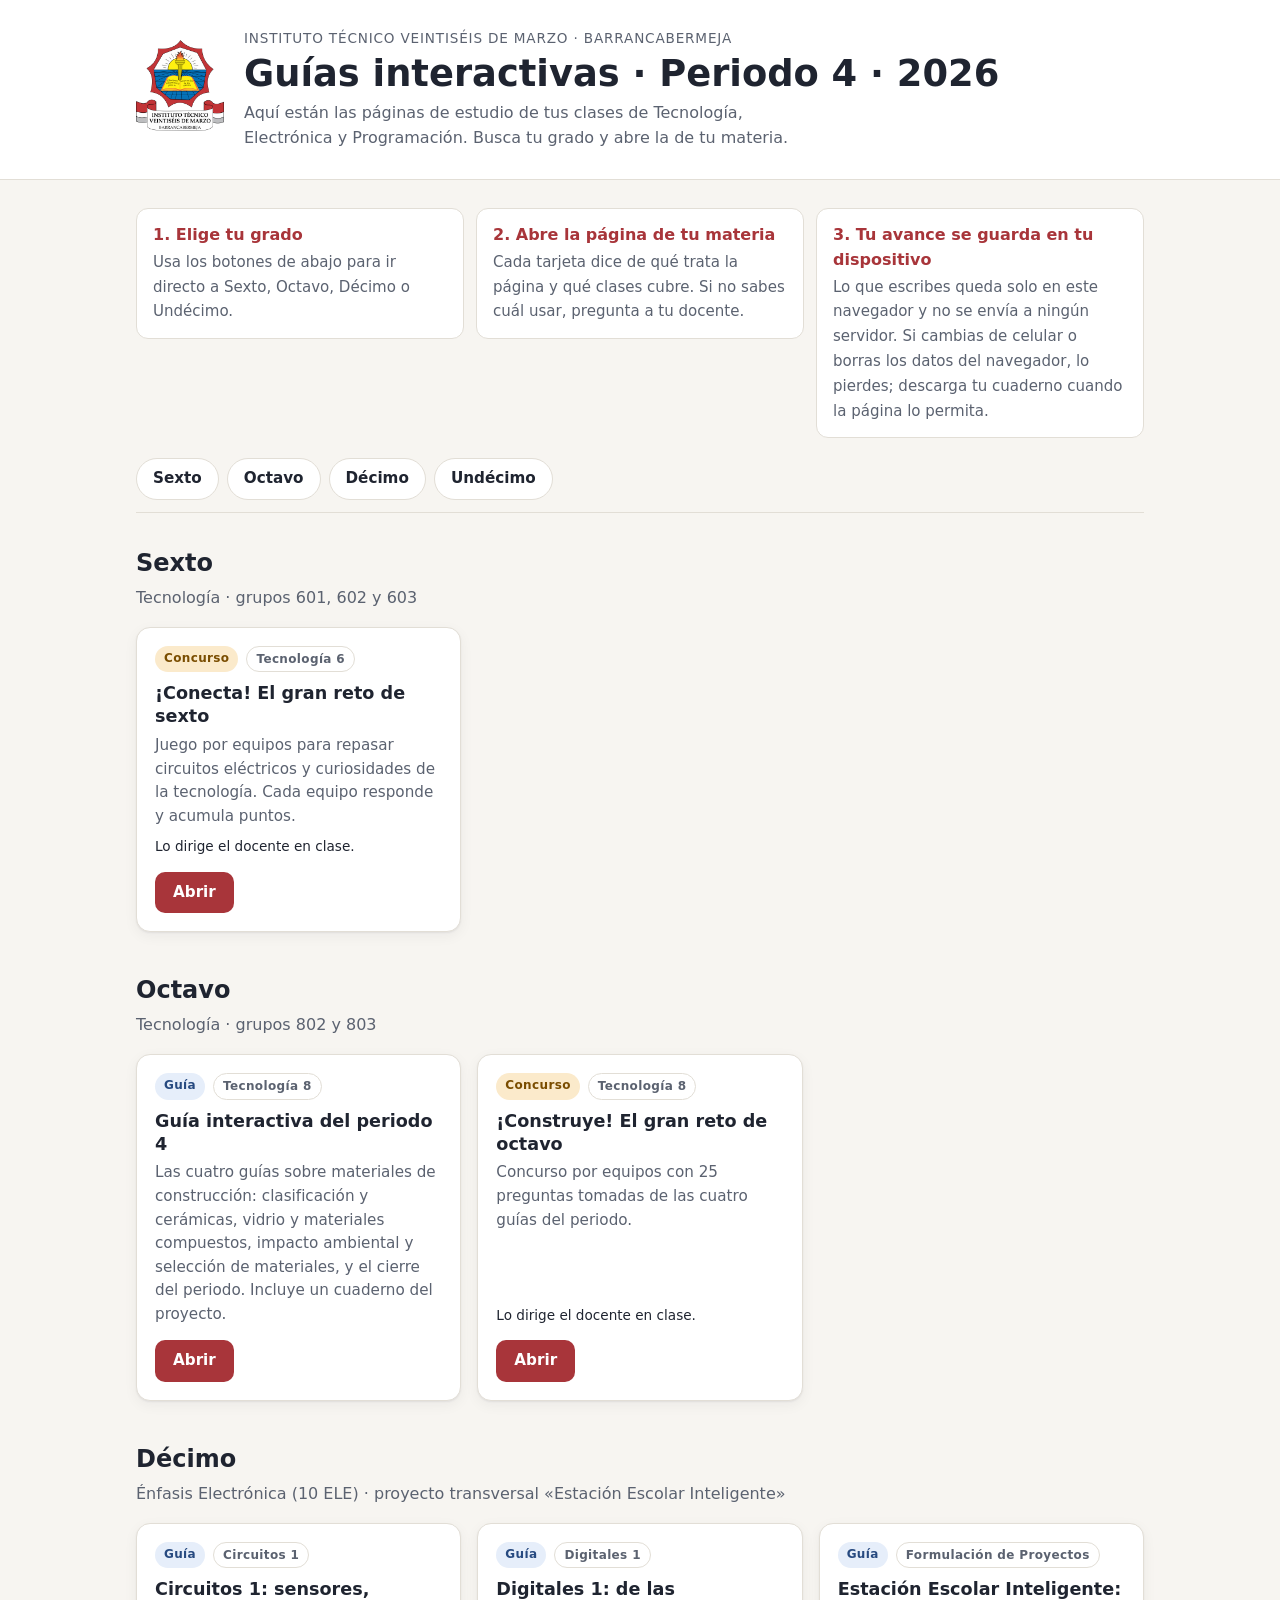
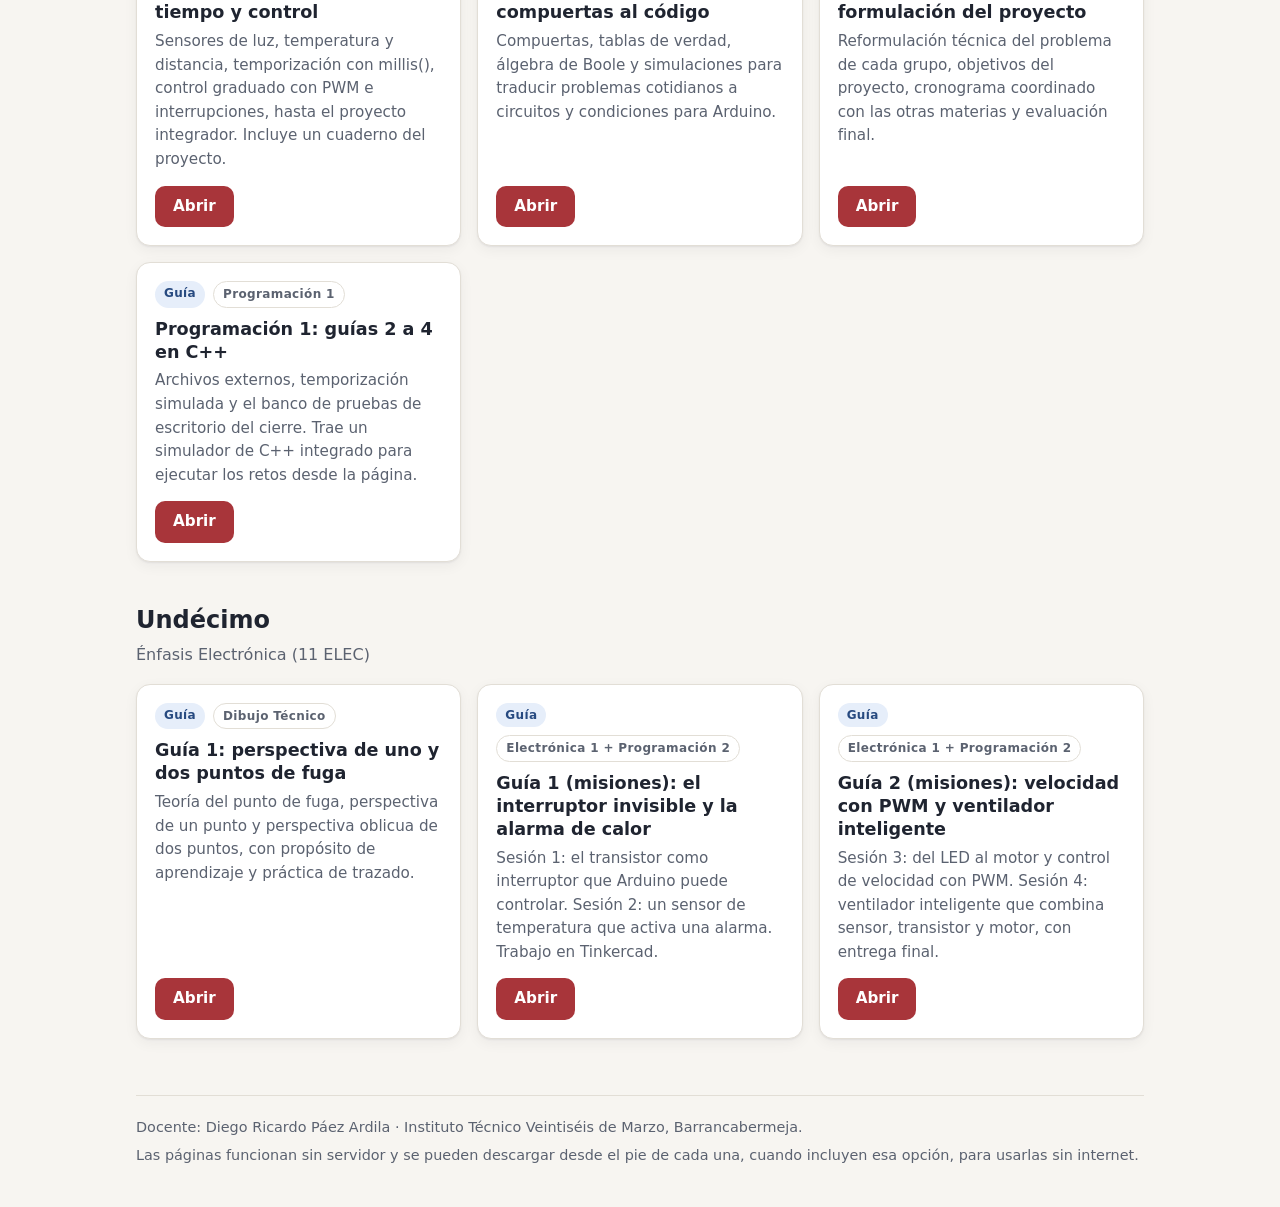
<file: index.html>
<!doctype html>
<html lang="es">
<head>
<meta charset="utf-8">
<meta name="viewport" content="width=device-width, initial-scale=1">
<title>Guías interactivas · Periodo 4</title>
<meta name="description" content="Portada de las guías interactivas del Periodo 4 de 2026 del Instituto Técnico Veintiséis de Marzo. Elige tu grado y abre la guía de tu materia.">
<link rel="icon" href="assets/escudo.png">
<style>
:root{
  --bg:#f7f5f1; --surface:#ffffff; --ink:#1f2430; --muted:#5b6270; --line:#e2ded6;
  --brand:#a8353a; --brand-ink:#ffffff; --accent:#3b6db5; --accent-soft:#e6eefa;
  --tag-guia:#e6eefa; --tag-guia-ink:#274a80; --tag-conc:#fbeacb; --tag-conc-ink:#7a4d00;
  --shadow:0 1px 2px rgba(20,25,40,.06),0 4px 14px rgba(20,25,40,.05);
}
@media (prefers-color-scheme:dark){
  :root:not([data-theme="light"]){
    --bg:#15171c; --surface:#1e2128; --ink:#eceef2; --muted:#a3a9b6; --line:#2e323c;
    --brand:#d9575c; --brand-ink:#1a0c0d; --accent:#8db3ee; --accent-soft:#232b3a;
    --tag-guia:#232b3a; --tag-guia-ink:#a9c6f4; --tag-conc:#3a2e14; --tag-conc-ink:#f0c978;
    --shadow:0 1px 2px rgba(0,0,0,.4);
  }
}
:root[data-theme="dark"]{
  --bg:#15171c; --surface:#1e2128; --ink:#eceef2; --muted:#a3a9b6; --line:#2e323c;
  --brand:#d9575c; --brand-ink:#1a0c0d; --accent:#8db3ee; --accent-soft:#232b3a;
  --tag-guia:#232b3a; --tag-guia-ink:#a9c6f4; --tag-conc:#3a2e14; --tag-conc-ink:#f0c978;
  --shadow:0 1px 2px rgba(0,0,0,.4);
}
*{box-sizing:border-box}
html{scroll-behavior:smooth}
body{margin:0;background:var(--bg);color:var(--ink);
  font:16px/1.55 system-ui,-apple-system,"Segoe UI",Roboto,"Helvetica Neue",Arial,sans-serif}
.wrap{max-width:1040px;margin:0 auto;padding:0 16px}
header.top{background:var(--surface);border-bottom:1px solid var(--line)}
.top .wrap{display:flex;gap:20px;align-items:center;padding-top:28px;padding-bottom:28px}
.top img{width:88px;height:auto;flex:none}
.top .inst{margin:0 0 4px;font-size:.85rem;letter-spacing:.06em;text-transform:uppercase;color:var(--muted)}
.top h1{margin:0 0 6px;font-size:clamp(1.6rem,4vw,2.3rem);line-height:1.15}
.top p.sub{margin:0;color:var(--muted);max-width:56ch}
.how{margin:28px 0 8px;align-items:start;display:grid;gap:12px;grid-template-columns:repeat(auto-fit,minmax(240px,1fr))}
.how div{background:var(--surface);border:1px solid var(--line);border-radius:12px;padding:14px 16px}
.how b{display:block;margin-bottom:2px;color:var(--brand)}
.how span{color:var(--muted);font-size:.94rem}
nav.grades{position:sticky;top:0;z-index:5;background:var(--bg);padding:12px 0;margin-top:8px;
  border-bottom:1px solid var(--line)}
nav.grades .wrap{display:flex;gap:8px;flex-wrap:wrap;padding:0}
nav.grades a{padding:8px 16px;border-radius:999px;border:1px solid var(--line);background:var(--surface);
  color:var(--ink);text-decoration:none;font-weight:600;font-size:.95rem}
nav.grades a:hover,nav.grades a:focus-visible{background:var(--brand);color:var(--brand-ink);border-color:var(--brand);outline:none}
section.grade{padding:32px 0 8px;scroll-margin-top:64px}
section.grade h2{margin:0 0 4px;font-size:1.5rem}
section.grade .lead{margin:0 0 16px;color:var(--muted)}
.cards{display:grid;gap:16px;grid-template-columns:repeat(auto-fill,minmax(290px,1fr))}
.card{display:flex;flex-direction:column;background:var(--surface);border:1px solid var(--line);
  border-radius:14px;padding:18px;box-shadow:var(--shadow)}
.meta{display:flex;gap:8px;flex-wrap:wrap;margin-bottom:10px}
.tag{font-size:.75rem;font-weight:700;letter-spacing:.03em;padding:3px 9px;border-radius:999px}
.tag.guia{background:var(--tag-guia);color:var(--tag-guia-ink)}
.tag.conc{background:var(--tag-conc);color:var(--tag-conc-ink)}
.tag.mat{background:transparent;color:var(--muted);border:1px solid var(--line)}
.card h3{margin:0 0 6px;font-size:1.1rem;line-height:1.3}
.card p{margin:0 0 14px;color:var(--muted);font-size:.95rem;flex:1}
.card .note{font-size:.85rem;margin:-6px 0 14px;color:var(--ink)}
.card a.open{align-self:flex-start;background:var(--brand);color:var(--brand-ink);text-decoration:none;
  padding:9px 18px;border-radius:10px;font-weight:700;font-size:.95rem}
.card a.open:hover,.card a.open:focus-visible{filter:brightness(1.08);outline:2px solid var(--accent);outline-offset:2px}
footer{margin:48px 0 40px;padding-top:20px;border-top:1px solid var(--line);color:var(--muted);font-size:.9rem}
footer p{margin:0 0 6px}
@media (max-width:560px){.top .wrap{flex-direction:column;align-items:flex-start}.top img{width:72px}}
</style>
</head>
<body>

<header class="top">
  <div class="wrap">
    <a href="./index.html" aria-label="Volver a la portada principal"><img src="assets/escudo.png" alt="Escudo del Instituto Técnico Veintiséis de Marzo"></a>
    <div>
      <p class="inst">Instituto Técnico Veintiséis de Marzo · Barrancabermeja</p>
      <h1>Guías interactivas · Periodo 4 · 2026</h1>
      <p class="sub">Aquí están las páginas de estudio de tus clases de Tecnología, Electrónica y Programación. Busca tu grado y abre la de tu materia.</p>
    </div>
  </div>
</header>

<main class="wrap">

  <div class="how" aria-label="Cómo usar este sitio">
    <div><b>1. Elige tu grado</b><span>Usa los botones de abajo para ir directo a Sexto, Octavo, Décimo o Undécimo.</span></div>
    <div><b>2. Abre la página de tu materia</b><span>Cada tarjeta dice de qué trata la página y qué clases cubre. Si no sabes cuál usar, pregunta a tu docente.</span></div>
    <div><b>3. Tu avance se guarda en tu dispositivo</b><span>Lo que escribes queda solo en este navegador y no se envía a ningún servidor. Si cambias de celular o borras los datos del navegador, lo pierdes; descarga tu cuaderno cuando la página lo permita.</span></div>
  </div>

  <nav class="grades" aria-label="Grados">
    <div class="wrap">
      <a href="#sexto">Sexto</a>
      <a href="#octavo">Octavo</a>
      <a href="#decimo">Décimo</a>
      <a href="#once">Undécimo</a>
    </div>
  </nav>

  <section class="grade" id="sexto">
    <h2>Sexto</h2>
    <p class="lead">Tecnología · grupos 601, 602 y 603</p>
    <div class="cards">
      <article class="card">
        <div class="meta"><span class="tag conc">Concurso</span><span class="tag mat">Tecnología 6</span></div>
        <h3>¡Conecta! El gran reto de sexto</h3>
        <p>Juego por equipos para repasar circuitos eléctricos y curiosidades de la tecnología. Cada equipo responde y acumula puntos.</p>
        <div class="note">Lo dirige el docente en clase.</div>
        <a class="open" href="sexto/concurso/index.html">Abrir</a>
      </article>
    </div>
  </section>

  <section class="grade" id="octavo">
    <h2>Octavo</h2>
    <p class="lead">Tecnología · grupos 802 y 803</p>
    <div class="cards">
      <article class="card">
        <div class="meta"><span class="tag guia">Guía</span><span class="tag mat">Tecnología 8</span></div>
        <h3>Guía interactiva del periodo 4</h3>
        <p>Las cuatro guías sobre materiales de construcción: clasificación y cerámicas, vidrio y materiales compuestos, impacto ambiental y selección de materiales, y el cierre del periodo. Incluye un cuaderno del proyecto.</p>
        <a class="open" href="octavo/guia-interactiva/index.html">Abrir</a>
      </article>
      <article class="card">
        <div class="meta"><span class="tag conc">Concurso</span><span class="tag mat">Tecnología 8</span></div>
        <h3>¡Construye! El gran reto de octavo</h3>
        <p>Concurso por equipos con 25 preguntas tomadas de las cuatro guías del periodo.</p>
        <div class="note">Lo dirige el docente en clase.</div>
        <a class="open" href="octavo/concurso/index.html">Abrir</a>
      </article>
    </div>
  </section>

  <section class="grade" id="decimo">
    <h2>Décimo</h2>
    <p class="lead">Énfasis Electrónica (10 ELE) · proyecto transversal «Estación Escolar Inteligente»</p>
    <div class="cards">
      <article class="card">
        <div class="meta"><span class="tag guia">Guía</span><span class="tag mat">Circuitos 1</span></div>
        <h3>Circuitos 1: sensores, tiempo y control</h3>
        <p>Sensores de luz, temperatura y distancia, temporización con millis(), control graduado con PWM e interrupciones, hasta el proyecto integrador. Incluye un cuaderno del proyecto.</p>
        <a class="open" href="decimo/circuitos-1/index.html">Abrir</a>
      </article>
      <article class="card">
        <div class="meta"><span class="tag guia">Guía</span><span class="tag mat">Digitales 1</span></div>
        <h3>Digitales 1: de las compuertas al código</h3>
        <p>Compuertas, tablas de verdad, álgebra de Boole y simulaciones para traducir problemas cotidianos a circuitos y condiciones para Arduino.</p>
        <a class="open" href="decimo/digitales-1/index.html">Abrir</a>
      </article>
      <article class="card">
        <div class="meta"><span class="tag guia">Guía</span><span class="tag mat">Formulación de Proyectos</span></div>
        <h3>Estación Escolar Inteligente: formulación del proyecto</h3>
        <p>Reformulación técnica del problema de cada grupo, objetivos del proyecto, cronograma coordinado con las otras materias y evaluación final.</p>
        <a class="open" href="decimo/formulacion-proyectos/index.html">Abrir</a>
      </article>
      <article class="card">
        <div class="meta"><span class="tag guia">Guía</span><span class="tag mat">Programación 1</span></div>
        <h3>Programación 1: guías 2 a 4 en C++</h3>
        <p>Archivos externos, temporización simulada y el banco de pruebas de escritorio del cierre. Trae un simulador de C++ integrado para ejecutar los retos desde la página.</p>
        <a class="open" href="decimo/programacion-1/index.html">Abrir</a>
      </article>
    </div>
  </section>

  <section class="grade" id="once">
    <h2>Undécimo</h2>
    <p class="lead">Énfasis Electrónica (11 ELEC)</p>
    <div class="cards">
      <article class="card">
        <div class="meta"><span class="tag guia">Guía</span><span class="tag mat">Dibujo Técnico</span></div>
        <h3>Guía 1: perspectiva de uno y dos puntos de fuga</h3>
        <p>Teoría del punto de fuga, perspectiva de un punto y perspectiva oblicua de dos puntos, con propósito de aprendizaje y práctica de trazado.</p>
        <a class="open" href="once/dibujo-tecnico/index.html">Abrir</a>
      </article>
      <article class="card">
        <div class="meta"><span class="tag guia">Guía</span><span class="tag mat">Electrónica 1 + Programación 2</span></div>
        <h3>Guía 1 (misiones): el interruptor invisible y la alarma de calor</h3>
        <p>Sesión 1: el transistor como interruptor que Arduino puede controlar. Sesión 2: un sensor de temperatura que activa una alarma. Trabajo en Tinkercad.</p>
        <a class="open" href="once/electronica-programacion-guia-1/index.html">Abrir</a>
      </article>
      <article class="card">
        <div class="meta"><span class="tag guia">Guía</span><span class="tag mat">Electrónica 1 + Programación 2</span></div>
        <h3>Guía 2 (misiones): velocidad con PWM y ventilador inteligente</h3>
        <p>Sesión 3: del LED al motor y control de velocidad con PWM. Sesión 4: ventilador inteligente que combina sensor, transistor y motor, con entrega final.</p>
        <a class="open" href="once/electronica-programacion-guia-2/index.html">Abrir</a>
      </article>
    </div>
  </section>

  <footer>
    <p>Docente: Diego Ricardo Páez Ardila · Instituto Técnico Veintiséis de Marzo, Barrancabermeja.</p>
    <p>Las páginas funcionan sin servidor y se pueden descargar desde el pie de cada una, cuando incluyen esa opción, para usarlas sin internet.</p>
  </footer>

</main>
</body>
</html>
</file>
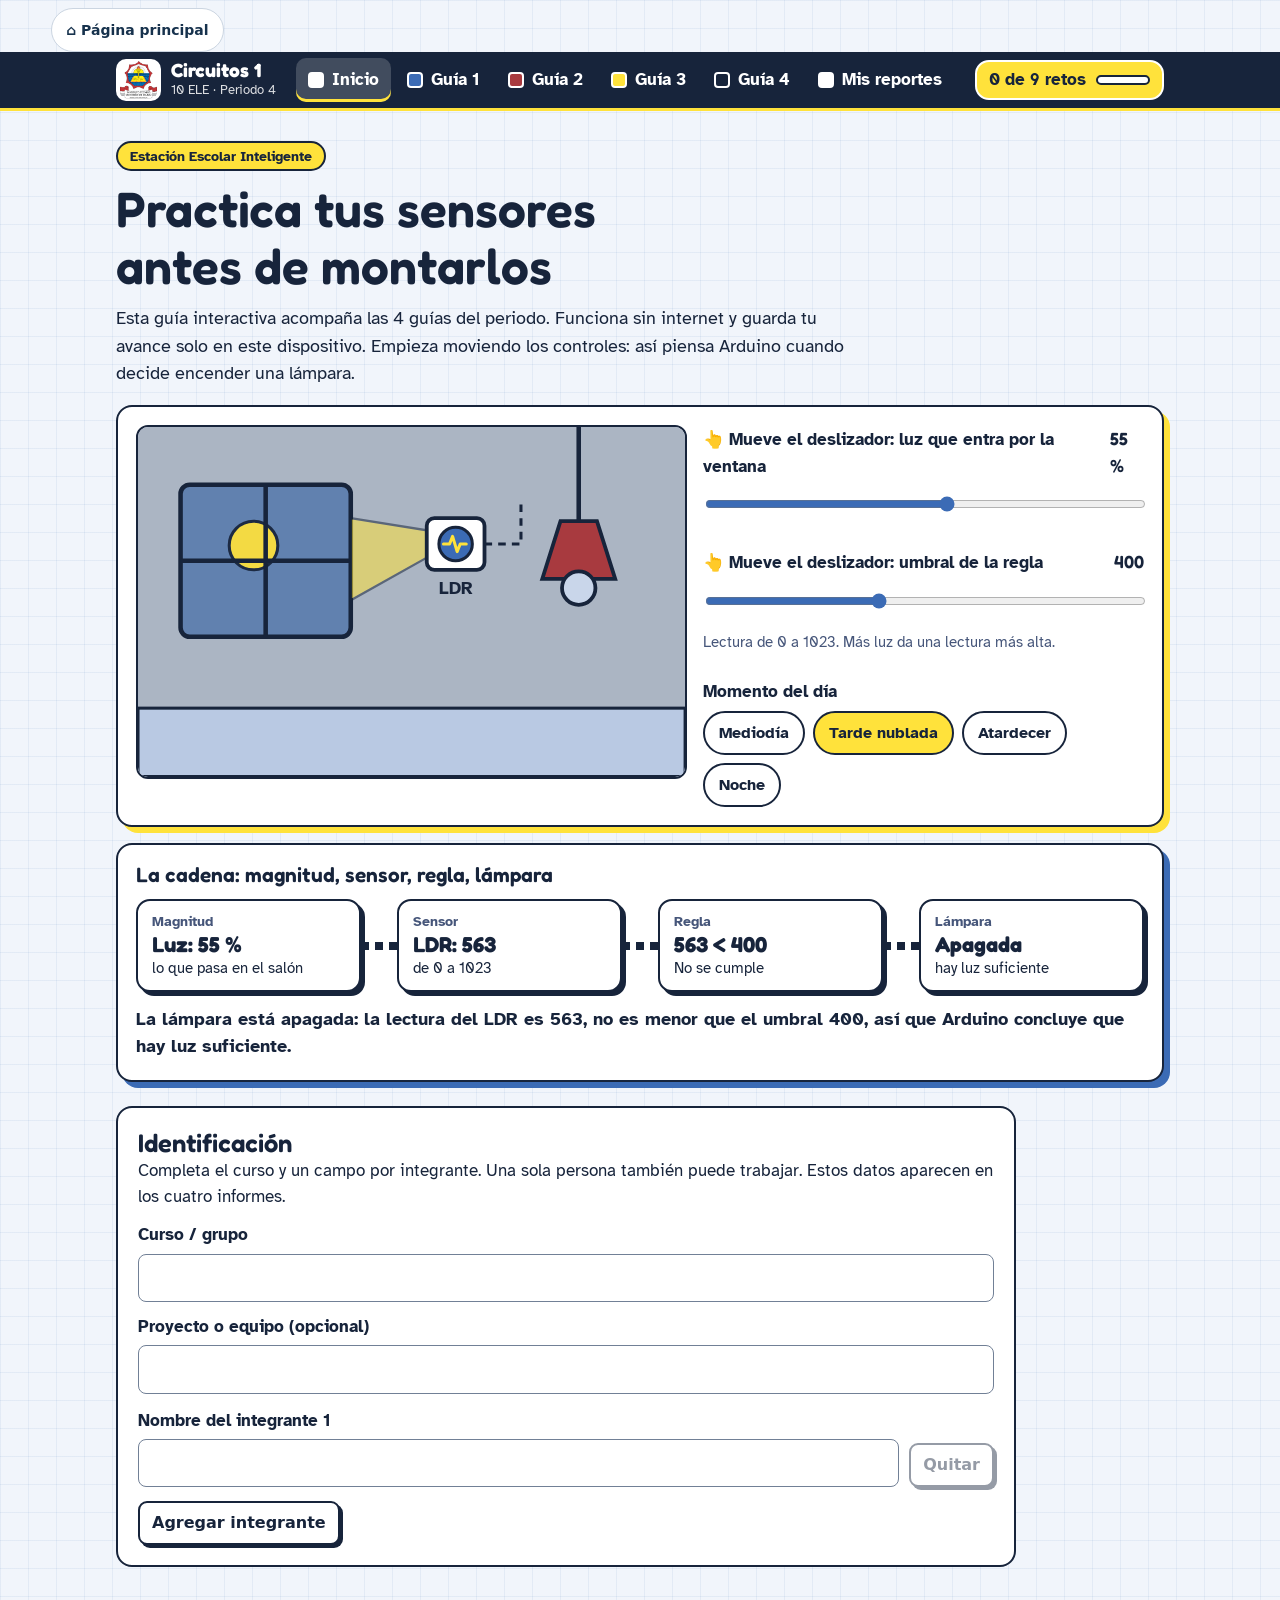
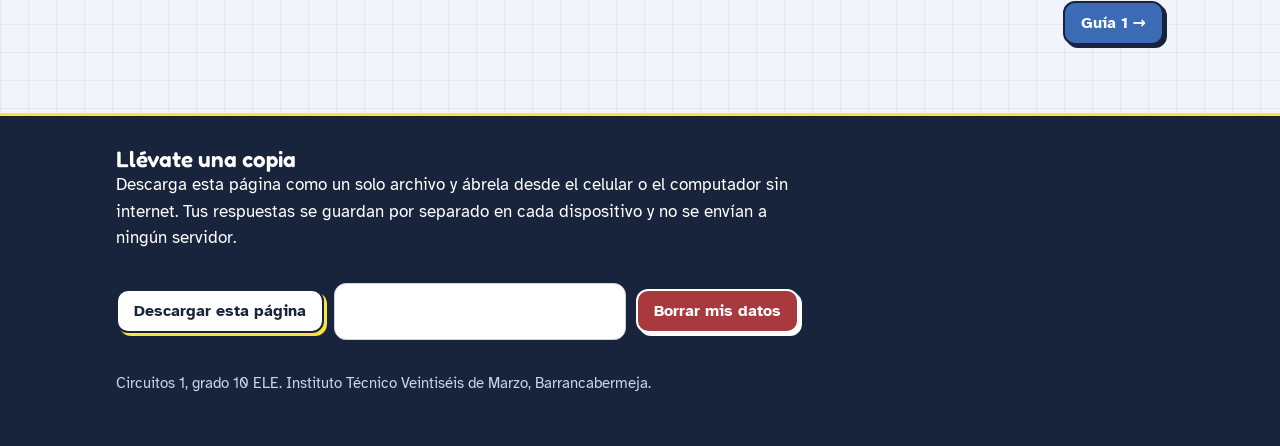
<file: decimo/circuitos-1/index.html>
<!DOCTYPE html>
<html lang="es">
<head>
<meta charset="utf-8">
<meta name="viewport" content="width=device-width,initial-scale=1">
<meta name="theme-color" content="#17243B">
<title>Circuitos 1 · Guía interactiva P4</title>
<meta name="description" content="Guía interactiva de estudio de Circuitos 1, grado 10 ELE, periodo 4. Funciona sin internet.">
<link rel="icon" type="image/png" href="[data-uri]">
<link rel="stylesheet" href="../../assets/circuitos/estilos.css">
</head>
<body><link rel="stylesheet" href="../../assets/comun/volver.css"><div class="home-return"><a href="../../index.html" aria-label="Ir a la portada principal">⌂ Página principal</a></div>
<a class="skip" href="#main">Saltar al contenido</a>
<div id="aviso" class="aviso" role="alert" hidden>Tu navegador no permite guardar datos en este dispositivo. Tus respuestas se pierden al cerrar la página. Guarda tu avance antes de salir.</div>
<div id="avisoHistorico" class="aviso" role="status" hidden>Se encontró avance de una versión anterior. Se conservó como historial; esos sellos no contienen respuestas y no se cuentan como actividades comprobadas.</div>
<header class="top">
 <div class="top-in">
  <a class="brand" href="#inicio"><img class="logo" src="[data-uri]" alt="Escudo del Instituto Técnico Veintiséis de Marzo" width="40" height="42"><span><b>Circuitos 1</b><small>10 ELE · Periodo 4</small></span></a>
  <nav aria-label="Secciones">
   <a href="#inicio" style="--c:#fff">Inicio</a>
   <a href="#guia1" style="--c:#3B6BB5">Guía 1</a>
   <a href="#guia2" style="--c:#A83A3F">Guía 2</a>
   <a href="#guia3" style="--c:#FFE23B">Guía 3</a>
   <a href="#guia4" style="--c:#17243B">Guía 4</a>
   <a href="#cuaderno" style="--c:#fff">Mis reportes</a>
  </nav>
  <div class="counter" role="status" aria-live="polite"><span><b id="cnt">0</b> de <span id="totalRetos">9</span> retos</span><span class="bar" aria-hidden="true"><i id="cntbar"></i></span></div>
 </div>
</header>
<main id="main">
<section class="hero wrap" id="inicio" aria-labelledby="h1">
 <span class="chip">Estación Escolar Inteligente</span>
 <h1 id="h1">Practica tus sensores antes de montarlos</h1>
 <p class="sub">Esta guía interactiva acompaña las 4 guías del periodo. Funciona sin internet y guarda tu avance solo en este dispositivo. Empieza moviendo los controles: así piensa Arduino cuando decide encender una lámpara.</p>
 <div class="panel demo">
  <svg id="scene" viewBox="0 0 360 230" role="img" aria-labelledby="sceneT sceneD">
   <title id="sceneT">Salón con ventana, sensor LDR y lámpara</title>
   <desc id="sceneD">La ventana deja entrar luz según la hora del día. El sensor LDR de la pared mide esa luz y la lámpara se enciende cuando hay poca.</desc>
   <rect width="360" height="230" fill="#E4ECF8"/>
   <rect y="185" width="360" height="45" fill="#B9C9E3" stroke="#17243B" stroke-width="2"/>
   <rect id="dark" width="360" height="185" fill="#17243B" opacity="0"/>
   <rect id="sky" x="28" y="38" width="112" height="100" rx="6" fill="#7FA6DD" stroke="#17243B" stroke-width="3"/>
   <circle id="sun" cx="76" cy="78" r="16" fill="#FFE23B" stroke="#17243B" stroke-width="2"/>
   <circle id="moon" cx="104" cy="68" r="12" fill="#F1F5FB" stroke="#17243B" stroke-width="2" opacity="0"/>
   <path d="M84 38V138M28 88H140" stroke="#17243B" stroke-width="3"/>
   <path id="beam" d="M140 60L190 68V86L140 114Z" fill="#FFE23B" stroke="#17243B" stroke-width="1.5" opacity="0"/>
   <rect x="190" y="60" width="38" height="34" rx="5" fill="#fff" stroke="#17243B" stroke-width="2.5"/>
   <circle cx="209" cy="77" r="11" fill="#3B6BB5" stroke="#17243B" stroke-width="2"/>
   <path d="M201 77h4l2-5 3 10 2-5h4" fill="none" stroke="#FFE23B" stroke-width="2" stroke-linecap="round" stroke-linejoin="round"/>
   <text x="209" y="110" text-anchor="middle" font-family="Atkinson Hyperlegible,sans-serif" font-weight="700" font-size="12" fill="#17243B">LDR</text>
   <path d="M228 77H252V50" fill="none" stroke="#17243B" stroke-width="2" stroke-dasharray="5 4"/>
   <path d="M290 0V62" stroke="#17243B" stroke-width="3"/>
   <circle id="halo2" cx="290" cy="106" r="58" fill="#FFE23B" opacity="0"/>
   <circle id="halo1" cx="290" cy="106" r="36" fill="#FFE23B" opacity="0"/>
   <path d="M266 100L278 62H302L314 100Z" fill="#A83A3F" stroke="#17243B" stroke-width="2.5"/>
   <circle id="bulb" cx="290" cy="106" r="11" fill="#C9D6EA" stroke="#17243B" stroke-width="2.5"/>
  </svg>
  <div class="ctrls">
   <div>
    <div class="ctrl-h"><label for="luz">👆 Mueve el deslizador: luz que entra por la ventana</label><output id="luzOut" for="luz">55 %</output></div>
    <input type="range" id="luz" min="0" max="100" value="55">
   </div>
   <div>
    <div class="ctrl-h"><label for="umb">👆 Mueve el deslizador: umbral de la regla</label><output id="umbOut" for="umb">400</output></div>
    <input type="range" id="umb" min="0" max="1023" value="400">
    <p class="hint">Lectura de 0 a 1023. Más luz da una lectura más alta.</p>
   </div>
   <div>
    <p style="margin:0 0 6px;font-weight:700">Momento del día</p>
    <div class="moments" id="moments"></div>
   </div>
  </div>
 </div>
 <div class="chain-wrap panel">
  <h2 class="fre" style="font-size:1.3rem;margin-bottom:12px">La cadena: magnitud, sensor, regla, lámpara</h2>
  <div class="chain" id="chain">
   <div class="node"><small>Magnitud</small><b id="nMag">Luz: 55 %</b><em>lo que pasa en el salón</em></div>
   <div class="conn"></div>
   <div class="node"><small>Sensor</small><b id="nSen">LDR: 563</b><em>de 0 a 1023</em></div>
   <div class="conn" id="c3"></div>
   <div class="node" id="nodeReg"><small>Regla</small><b id="nReg">563 &lt; 400</b><em id="nRegT">No se cumple</em></div>
   <div class="conn" id="c4"></div>
   <div class="node" id="nodeLam"><small>Lámpara</small><b id="nLam">Apagada</b><em id="nLamT">hay luz suficiente</em></div>
  </div>
  <p class="explica" id="explica" aria-live="polite"></p>
 </div>
</section>

<div class="wrap">
 <section class="guia g1" id="guia1" aria-labelledby="t1">
  <div class="guia-head">
   <div class="num" aria-hidden="true">1</div>
   <div class="guia-tit"><p class="meta">Clases 1 y 2 + casa</p><h2 id="t1">Sensores para la Estación Escolar Inteligente</h2></div>
   <p class="obj">Objetivo: elegir el sensor que mide la magnitud de tu problema y comprobar que sus lecturas tienen sentido.</p>
   <div class="sello" id="sello1"></div>
  </div>
  <div class="retos" id="retos1"></div>
  <div class="panel guide-report" style="--acc:var(--yellow)"><h3>Informe de la guía 1</h3><p class="lead">Reúne la identificación y las evidencias registradas en esta guía. Puedes generarlo aunque haya actividades pendientes.</p><div class="row report-actions"><button class="btn pri" type="button" id="g1Ver">Ver informe</button><button class="btn" type="button" id="g1Print">Imprimir / guardar PDF</button><button class="btn" type="button" id="g1Html">Descargar HTML</button><span id="g1ReportStatus" role="status" aria-live="polite"></span></div></div>
 </section>

 <section class="guia g2" id="guia2" aria-labelledby="t2">
  <div class="guia-head">
   <div class="num" aria-hidden="true">2</div>
   <div class="guia-tit"><p class="meta">Clases 3 y 4 + casa</p><h2 id="t2">Temporización real y control graduado</h2></div>
   <p class="obj">Objetivo: revisar el sensor con millis() sin bloquear el programa y controlar una salida de forma graduada con PWM.</p>
   <div class="sello" id="sello2"></div>
  </div>
  <div class="retos" id="retos2"></div>
  <div class="panel guide-report" style="--acc:var(--red)"><h3>Informe de la guía 2</h3><p class="lead">Reúne las pruebas, respuestas y pendientes registrados en esta guía.</p><div class="row report-actions"><button class="btn pri" type="button" data-report-open="2">Ver informe</button><button class="btn" type="button" data-report-print="2">Imprimir / guardar PDF</button><button class="btn" type="button" data-report-download="2">Descargar HTML</button><span id="g2ReportStatus" role="status" aria-live="polite"></span></div></div>
 </section>

 <section class="guia g3" id="guia3" aria-labelledby="t3">
  <div class="guia-head">
   <div class="num" aria-hidden="true">3</div>
   <div class="guia-tit"><p class="meta">Clases 5 y 6 + casa</p><h2 id="t3">Interrupciones y lógica de control real</h2></div>
   <p class="obj">Objetivo: atender un botón de anulación con una interrupción y combinarlo con el sensor y un horario en una sola condición.</p>
   <div class="sello" id="sello3"></div>
  </div>
  <div class="retos" id="retos3"></div>
  <div class="panel guide-report" style="--acc:var(--yellow)"><h3>Informe de la guía 3</h3><p class="lead">Reúne las pruebas, respuestas y pendientes registrados en esta guía.</p><div class="row report-actions"><button class="btn pri" type="button" data-report-open="3">Ver informe</button><button class="btn" type="button" data-report-print="3">Imprimir / guardar PDF</button><button class="btn" type="button" data-report-download="3">Descargar HTML</button><span id="g3ReportStatus" role="status" aria-live="polite"></span></div></div>
 </section>

 <section class="guia g4" id="guia4" aria-labelledby="t4">
  <div class="guia-head">
   <div class="num" aria-hidden="true">4</div>
   <div class="guia-tit"><p class="meta">Clase 7, cierre del periodo</p><h2 id="t4">Proyecto integrador: Estación Escolar Inteligente</h2></div>
   <p class="obj">Objetivo: integrar las cinco piezas del periodo y comparar lo calculado, lo simulado y lo medido en tu memoria técnica.</p>
   <div class="sello" id="sello4"></div>
  </div>
  <div class="retos" id="retos4"></div>
  <div class="panel guide-report" style="--acc:var(--navy)"><h3>Informe de la guía 4</h3><p class="lead">Reúne las pruebas, respuestas y pendientes registrados en esta guía.</p><div class="row report-actions"><button class="btn pri" type="button" data-report-open="4">Ver informe</button><button class="btn" type="button" data-report-print="4">Imprimir / guardar PDF</button><button class="btn" type="button" data-report-download="4">Descargar HTML</button><span id="g4ReportStatus" role="status" aria-live="polite"></span></div></div>
 </section>

 <section class="cuaderno" id="cuaderno" aria-labelledby="tc"><h2 id="tc">Mis reportes</h2><p>Revisa los pendientes y prepara un informe por guía. Responde dentro de cada actividad; la identificación se edita en Inicio.</p><div id="reportCards" class="report-cards"></div></section>
</div>
</main>
<footer>
 <div class="wrap">
  <h2 class="fre" style="font-size:1.4rem">Llévate una copia</h2>
  <p>Descarga esta página como un solo archivo y ábrela desde el celular o el computador sin internet. Tus respuestas se guardan por separado en cada dispositivo y no se envían a ningún servidor.</p>
  <div class="row">
   <button class="btn" type="button" id="bCopia">Descargar esta página</button>
   <details class="advance-tools"><summary>Guardar o recuperar mi avance</summary><button class="btn" type="button" id="bBackup">Guardar avance</button>
   <button class="btn" type="button" id="bRestore">Recuperar avance</button>
   <input id="backupFile" type="file" accept="application/json,.json" hidden></details>
   <button class="btn danger" type="button" id="bBorrar">Borrar mis datos</button>
   <span id="fEstado" role="status" aria-live="polite"></span>
  </div>
  <p class="hint" style="color:#C9D6EA">Circuitos 1, grado 10 ELE. Instituto Técnico Veintiséis de Marzo, Barrancabermeja.</p>
 </div>
</footer>

<script src="../../assets/comun/copia.js"></script>
<script src="../../assets/circuitos/app.js"></script>
</body>
</html>
</file>
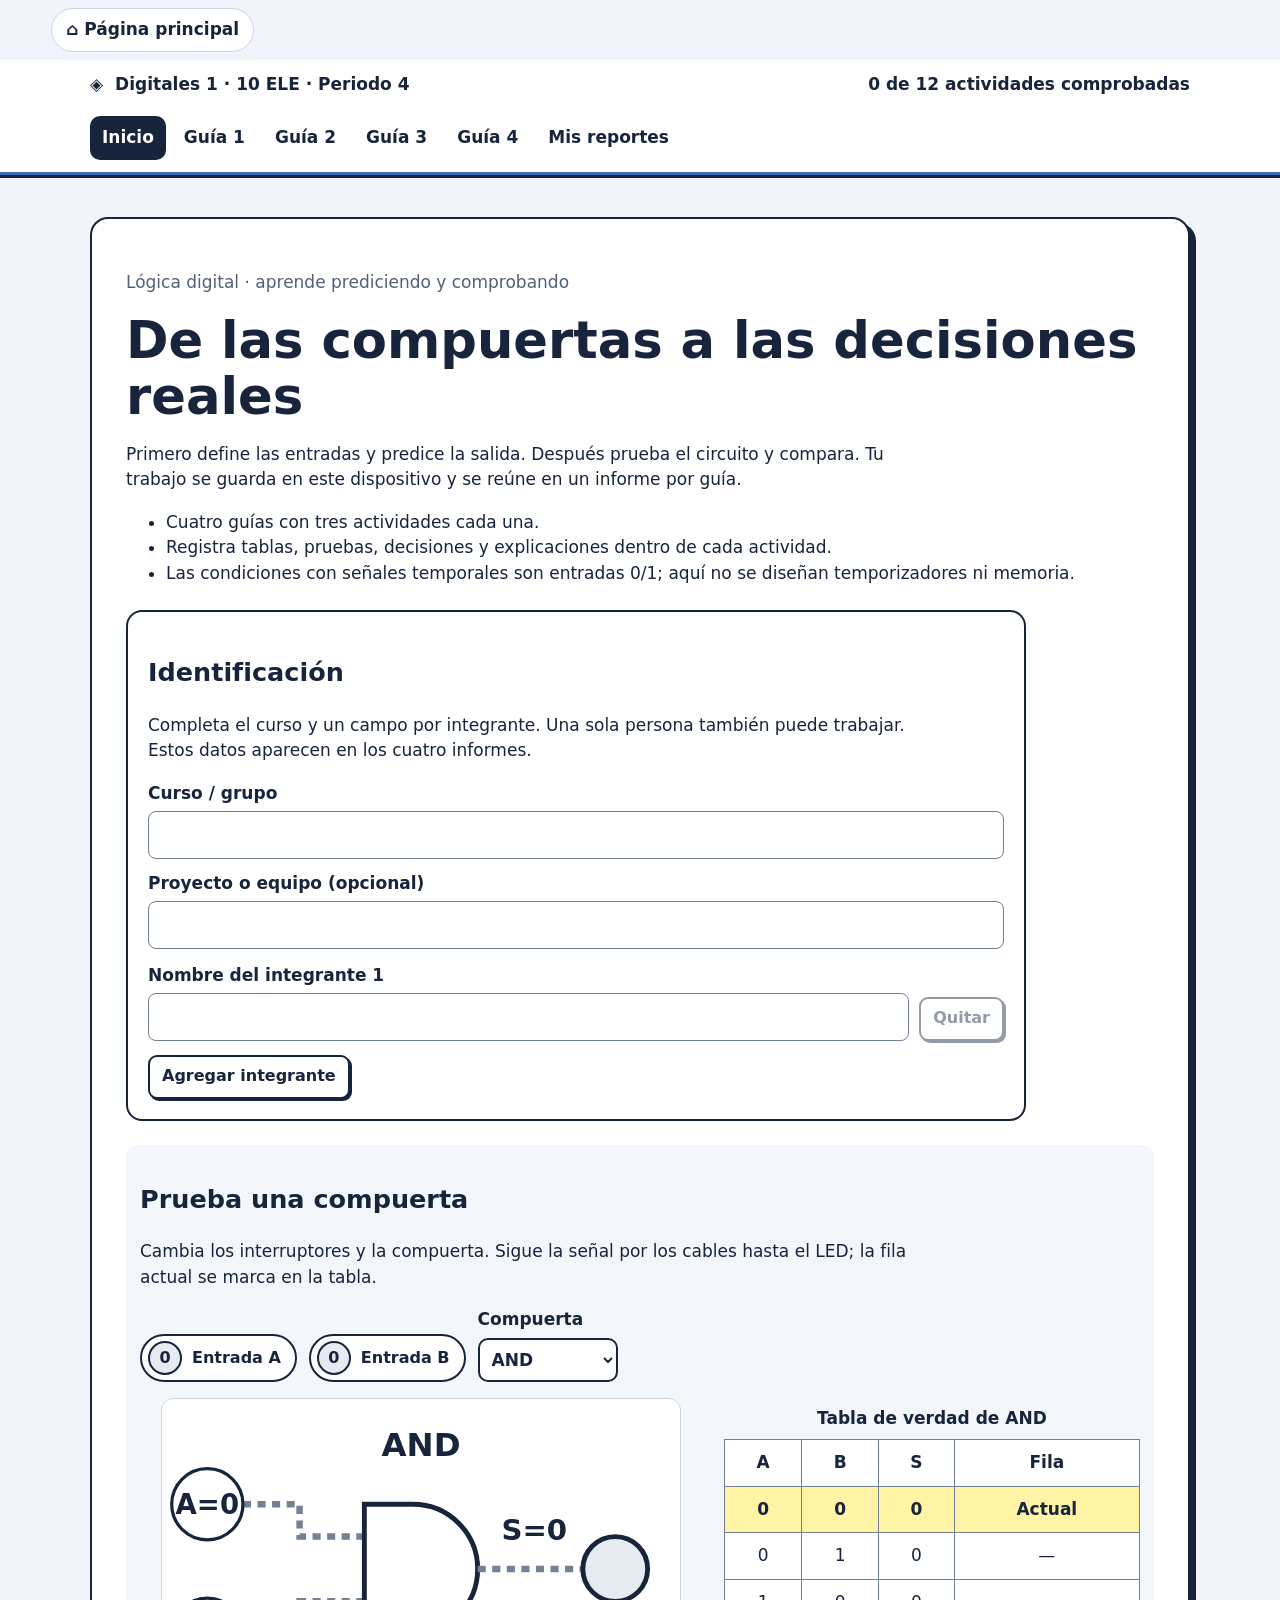
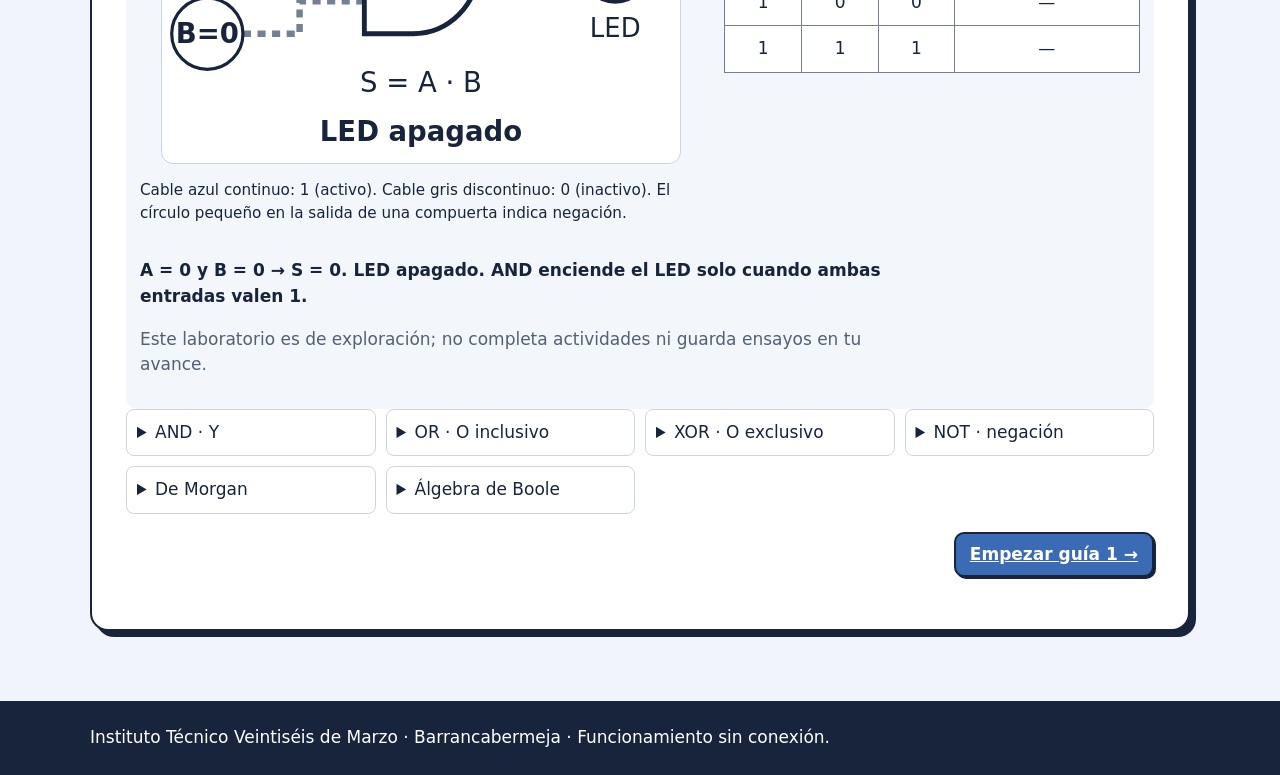
<file: decimo/digitales-1/index.html>
<!doctype html>
<html lang="es">
<head>
<meta charset="utf-8">
<meta name="viewport" content="width=device-width,initial-scale=1">
<meta name="theme-color" content="#17243b">
<meta name="description" content="Digitales 1 para décimo: compuertas, tablas de verdad, álgebra de Boole y simulaciones de problemas prácticos.">
<title>Digitales 1 · 10 ELE · Periodo 4</title>
<link rel="stylesheet" href="../../assets/katex/katex.min.css">
<link rel="stylesheet" href="../../assets/digitales/estilos.css">
<link rel="stylesheet" href="../../assets/digitales/pagina.css">

</head>
<body>
<div class="return"><a href="../../index.html" aria-label="Ir a la portada principal">⌂ Página principal</a></div>
<div class="wrap notice" id="storageWarning" role="status" hidden>No se pudo leer o guardar el progreso. Puedes continuar durante esta sesión y descargar informes o usar Guardar avance.</div>
<header class="top"><div class="wrap top-in"><div class="brand"><span aria-hidden="true">◈</span><span>Digitales 1 · 10 ELE · Periodo 4</span></div><span class="count" id="count">0 de 12 actividades comprobadas</span><nav class="tabs" aria-label="Secciones"><a href="#inicio" data-tab="inicio">Inicio</a><a href="#guia1" data-tab="guia1">Guía 1</a><a href="#guia2" data-tab="guia2">Guía 2</a><a href="#guia3" data-tab="guia3">Guía 3</a><a href="#guia4" data-tab="guia4">Guía 4</a><a href="#cuaderno" data-tab="cuaderno">Mis reportes</a></nav></div></header>
<main class="wrap">
<section class="hero" id="inicio"><p class="subtle">Lógica digital · aprende prediciendo y comprobando</p><h1>De las compuertas a las decisiones reales</h1><p>Primero define las entradas y predice la salida. Después prueba el circuito y compara. Tu trabajo se guarda en este dispositivo y se reúne en un informe por guía.</p><ul><li>Cuatro guías con tres actividades cada una.</li><li>Registra tablas, pruebas, decisiones y explicaciones dentro de cada actividad.</li><li>Las condiciones con señales temporales son entradas 0/1; aquí no se diseñan temporizadores ni memoria.</li></ul><section class="ident identity-box" id="team"></section><section class="simulation quick-lab" id="quickLab" aria-labelledby="quickTitle"><h2 id="quickTitle">Prueba una compuerta</h2><p>Cambia los interruptores y la compuerta. Sigue la señal por los cables hasta el LED; la fila actual se marca en la tabla.</p><div class="quick-controls"><button class="quick-switch" id="quickA" type="button" aria-label="Entrada A" aria-pressed="false"><span class="quick-knob" aria-hidden="true">0</span>Entrada A</button><button class="quick-switch" id="quickB" type="button" aria-label="Entrada B" aria-pressed="false"><span class="quick-knob" aria-hidden="true">0</span>Entrada B</button><label>Compuerta<select id="quickGate"><option>AND</option><option>OR</option><option>NOT</option><option>NAND</option><option>NOR</option><option>XOR</option></select></label></div><p id="quickNot" hidden>NOT usa solo la entrada A. B no está conectada y no modifica la salida.</p><div class="quick-lab-grid"><div><svg id="quickCircuit" viewBox="0 0 320 225" role="img" aria-label="Circuito de la compuerta y su LED"></svg><p class="quick-legend">Cable azul continuo: 1 (activo). Cable gris discontinuo: 0 (inactivo). El círculo pequeño en la salida de una compuerta indica negación.</p></div><div class="quick-table-wrap"><table id="quickTable"></table></div></div><p id="quickOutput" role="status" aria-live="polite"></p><p class="subtle">Este laboratorio es de exploración; no completa actividades ni guarda ensayos en tu avance.</p></section><div class="glossary" id="glossary"></div><nav class="pager"><span></span><a class="btn primary" href="#guia1">Empezar guía 1 →</a></nav></section>
<div id="guideMount"></div>
<section class="notebook" id="cuaderno" hidden><h2>Mis reportes</h2><p>Revisa los pendientes y prepara un informe por guía. Las respuestas se escriben dentro de cada actividad; la identificación se edita en Inicio.</p><div class="report-cards" id="notebookContent"></div><details class="advance-tools"><summary>Guardar o recuperar mi avance</summary><div class="toolrow no-print"><button class="btn" id="backupOut">Guardar avance</button><button class="btn" id="backupIn">Recuperar avance</button><input id="backupFile" type="file" accept="application/json,.json" hidden><button class="btn" id="reset">Reiniciar mis datos</button><span id="backupStatus" role="status"></span></div></details></section>
</main><footer><div class="wrap">Instituto Técnico Veintiséis de Marzo · Barrancabermeja · Funcionamiento sin conexión.</div></footer>
<script src="../../assets/katex/katex.min.js"></script>
<script src="../../assets/digitales/motor.js"></script>
<script src="../../assets/digitales/datos.js"></script>
<script src="../../assets/digitales/escenas.js"></script>
<script src="../../assets/digitales/ui.js"></script>
<script src="../../assets/digitales/ejercicio.js"></script>
<script src="../../assets/digitales/guia1.js"></script>
<script src="../../assets/digitales/integracion.js"></script>
<script src="../../assets/digitales/pagina.js"></script>
</body></html>
</file>
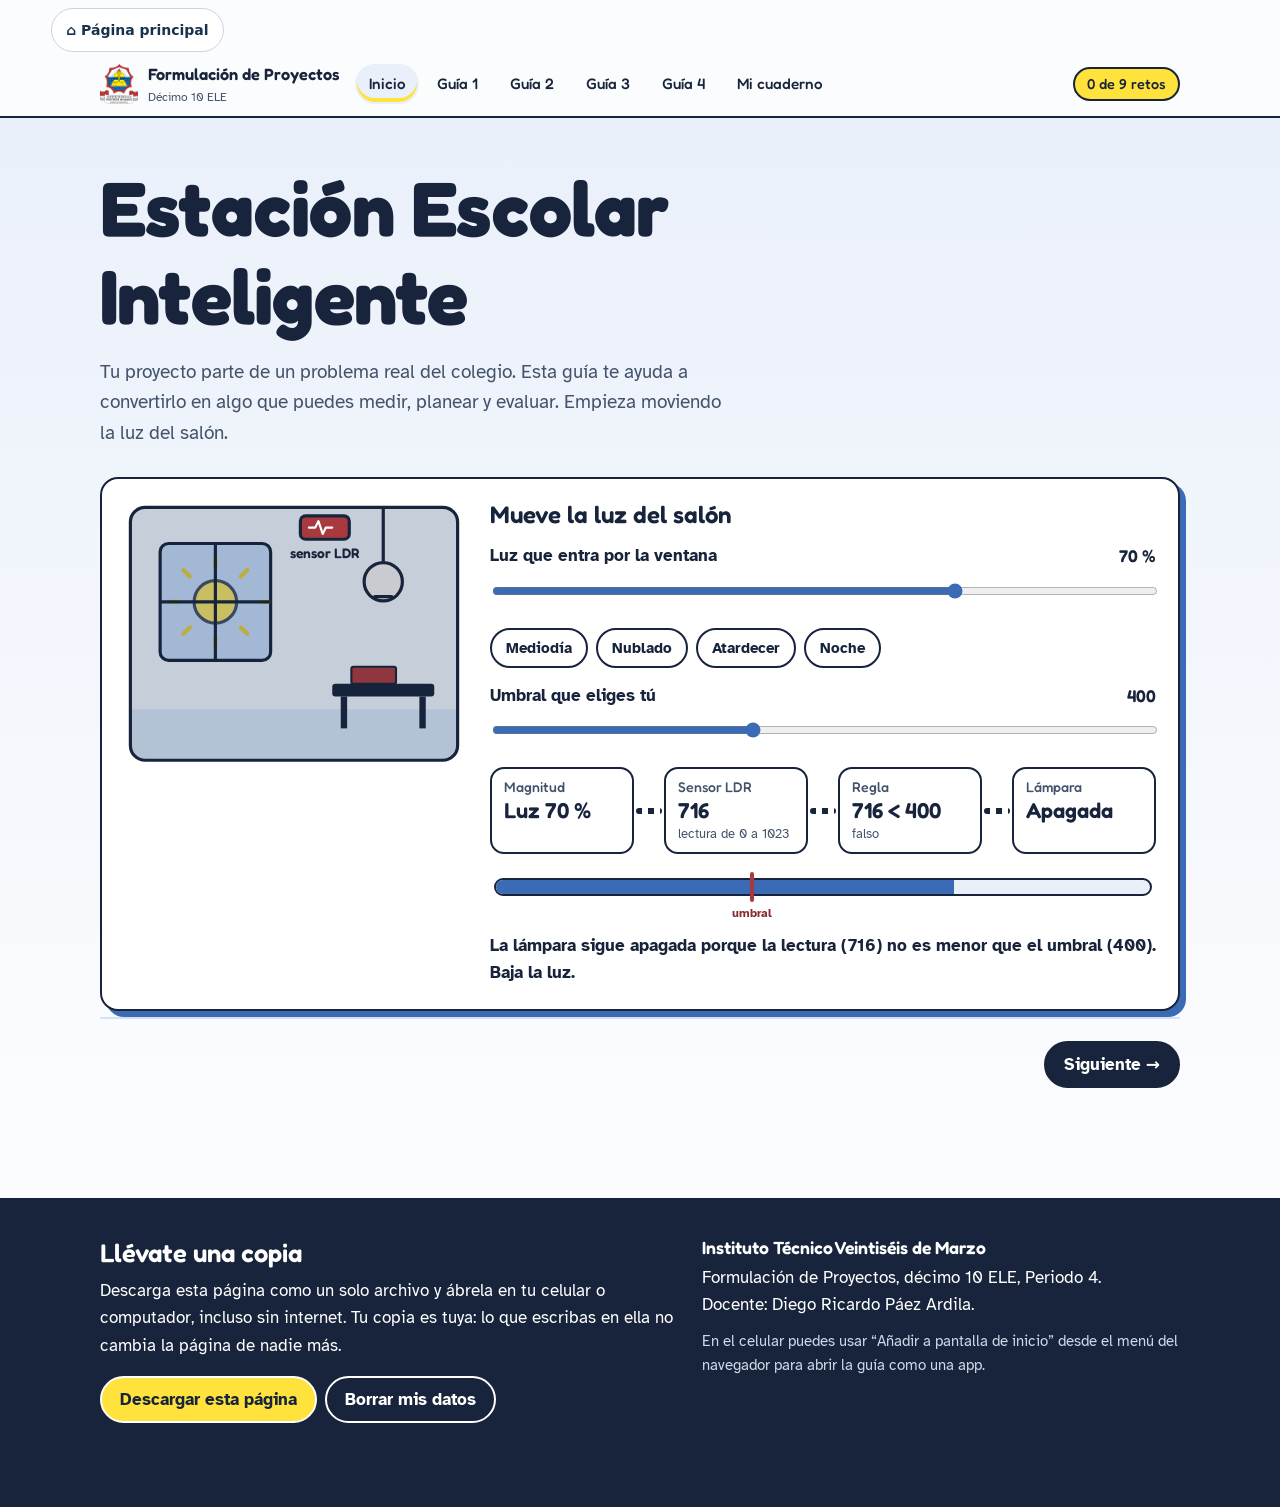
<file: decimo/formulacion-proyectos/index.html>
<!doctype html>
<html lang="es">
<head>
<meta charset="utf-8">
<meta name="viewport" content="width=device-width, initial-scale=1">
<meta name="theme-color" content="#3B6BB5">
<title>Estación Escolar Inteligente: guía de Formulación de Proyectos</title>
<meta name="description" content="Guía interactiva de Formulación de Proyectos para décimo grado, Instituto Técnico Veintiséis de Marzo.">
<link rel="icon" href="[data-uri]">
<link rel="stylesheet" href="../../assets/formulacion/estilos.css">
</head>
<body><link rel="stylesheet" href="../../assets/comun/volver.css"><div class="home-return"><a href="../../index.html" aria-label="Ir a la portada principal">⌂ Página principal</a></div>
<div class="warnbar" id="warnbar" role="status">Este navegador no permite guardar datos. Lo que escribas se perderá al cerrar la página; descarga tu cuaderno antes de salir.</div>
<header class="top">
  <div class="wrap">
    <a class="brand" href="#inicio"><img src="[data-uri]" alt="Escudo del Instituto Técnico Veintiséis de Marzo"><span><b>Formulación de Proyectos</b><small>Décimo 10 ELE</small></span></a>
    <nav aria-label="Secciones">
      <a href="#inicio">Inicio</a><a href="#guia1">Guía 1</a><a href="#guia2">Guía 2</a><a href="#guia3">Guía 3</a><a href="#guia4">Guía 4</a><a href="#cuaderno">Mi cuaderno</a>
    </nav>
    <div class="pill" id="pill" aria-live="polite">0 de 9 retos</div>
  </div>
</header>

<main id="main">
<section class="hero" id="inicio">
  <div class="wrap">
    <h1 tabindex="-1">Estación Escolar Inteligente</h1>
    <p class="lead">Tu proyecto parte de un problema real del colegio. Esta guía te ayuda a convertirlo en algo que puedes medir, planear y evaluar. Empieza moviendo la luz del salón.</p>

    <div class="panel sim g1" aria-labelledby="simt">
      <div>
        <svg class="room" viewBox="0 0 320 250" role="img" aria-label="Un salón con una ventana, un sensor de luz en la pared y una lámpara en el techo">
          <defs>
            <radialGradient id="gl" cx=".5" cy=".5" r=".5"><stop offset="0" stop-color="#FFE23B" stop-opacity=".95"/><stop offset="1" stop-color="#FFE23B" stop-opacity="0"/></radialGradient>
            <clipPath id="rc"><rect x="6" y="6" width="308" height="238" rx="14"/></clipPath>
          </defs>
          <g clip-path="url(#rc)">
            <rect x="6" y="6" width="308" height="238" fill="#EAF0FA"/>
            <rect x="6" y="196" width="308" height="48" fill="#D5E2F5"/>
            <rect x="34" y="40" width="104" height="110" rx="8" fill="#BFD6F4" stroke="#17243B" stroke-width="3"/>
            <g class="sunb" id="sunb">
              <g stroke="#E9C500" stroke-width="4" stroke-linecap="round"><path d="M86 62v-8M86 128v8M52 95h-8M128 95h8M62 71l-6-6M110 119l6 6M110 71l6-6M62 119l-6 6"/></g>
              <circle cx="86" cy="95" r="20" fill="#FFE23B" stroke="#17243B" stroke-width="3"/>
            </g>
            <path d="M86 40v110M34 95h104" stroke="#17243B" stroke-width="3"/>
            <rect x="196" y="172" width="96" height="12" rx="3" fill="#17243B"/><rect x="204" y="184" width="6" height="30" fill="#17243B"/><rect x="278" y="184" width="6" height="30" fill="#17243B"/>
            <rect x="214" y="156" width="42" height="16" rx="2" fill="#A83A3F" stroke="#17243B" stroke-width="2"/>
            <rect class="dark" id="dark" x="6" y="6" width="308" height="238" fill="#17243B" opacity="0"/>
            <circle class="glow" id="glow" cx="244" cy="86" r="96" fill="url(#gl)" opacity="0"/>
          </g>
          <rect x="6" y="6" width="308" height="238" rx="14" fill="none" stroke="#17243B" stroke-width="3"/>
          <rect x="166" y="14" width="46" height="22" rx="5" fill="#A83A3F" stroke="#17243B" stroke-width="3"/>
          <path d="M174 25h6l3-6 4 12 3-6h6" fill="none" stroke="#fff" stroke-width="2" stroke-linecap="round" stroke-linejoin="round"/>
          <text x="189" y="54" text-anchor="middle" font-family="Fredoka,sans-serif" font-size="13" font-weight="600" fill="#17243B">sensor LDR</text>
          <path d="M244 6v52" stroke="#17243B" stroke-width="3"/>
          <circle class="bulb" id="bulb" cx="244" cy="76" r="18" fill="#C9CBD0" stroke="#17243B" stroke-width="3"/>
          <path d="M236 90h16" stroke="#17243B" stroke-width="3" stroke-linecap="round"/>
        </svg>
      </div>
      <div class="ctrl">
        <h2 id="simt">Mueve la luz del salón</h2>
        <div class="slider"><label for="light">Luz que entra por la ventana <output id="lightv">70 %</output></label><input type="range" id="light" min="0" max="100" value="70"></div>
        <div class="presets" role="group" aria-label="Momentos del día">
          <button class="chip" data-l="92">Mediodía</button><button class="chip" data-l="55">Nublado</button><button class="chip" data-l="28">Atardecer</button><button class="chip" data-l="5">Noche</button>
        </div>
        <div class="slider"><label for="thr">Umbral que eliges tú <output id="thrv">400</output></label><input type="range" id="thr" min="50" max="950" step="10" value="400"></div>
        <div class="pipe" aria-label="Cadena del sistema">
          <div class="node" id="n1"><h4>Magnitud</h4><div class="val" id="v1">Luz 70 %</div></div><div class="flow"></div>
          <div class="node" id="n2"><h4>Sensor LDR</h4><div class="val" id="v2">716</div><small>lectura de 0 a 1023</small></div><div class="flow"></div>
          <div class="node" id="n3"><h4>Regla</h4><div class="val" id="v3">716 &lt; 400</div><small id="s3">falso</small></div><div class="flow"></div>
          <div class="node" id="n4"><h4>Lámpara</h4><div class="val" id="v4">Apagada</div></div>
        </div>
        <div class="gauge" id="gauge" aria-hidden="true"><i id="gfill"></i><em id="gthr"></em><span id="gthrl">umbral</span></div>
        <p class="say" id="say" aria-live="polite"></p>
      </div>
    </div>
  </div>
</section>

<!-- ============ GUIA 1 ============ -->
<section class="guide g1" id="guia1" hidden><div class="wrap">
  <div class="gh"><div class="gnum">1</div><div><h2>Del problema real al problema técnico</h2><p>Clases 1 y 2</p></div><div class="stamp" id="st1" aria-label="Guía sin completar">sello de la guía</div></div>
  <p class="goal">Un problema técnico conserva la situación real, pero dice qué medir, con qué elemento y qué hacer cuando la medida cambia. Aquí practicas esa traducción con el problema de tu grupo.</p>

  <div class="block">
    <h3>Traduce tu problema</h3>
    <p class="hint">Elige un problema, la magnitud que observarías y el sensor. Si algún eslabón no encaja, la cadena se rompe.</p>
    <div class="panel pad steps">
      <fieldset><legend>1. ¿Qué problema quieres resolver?</legend><div class="chips" id="c-p"></div></fieldset>
      <fieldset><legend>2. ¿Qué magnitud observarías?</legend><div class="chips" id="c-m"></div></fieldset>
      <fieldset><legend>3. ¿Qué sensor usarías?</legend><div class="chips" id="c-s"></div></fieldset>
      <div class="twin" id="twin" hidden></div>
      <div class="chain" id="chain" aria-live="polite"></div>
      <div class="verdict info" id="trv">Elige un problema para empezar.</div>
    </div>
  </div>

  <div class="block">
    <h3>Vocabulario que vas a usar</h3>
    <div class="panel pad">
      <details class="term"><summary>Magnitud física</summary><div>Propiedad que se puede observar o medir.<span class="ex">Luz, temperatura, distancia.</span></div></details>
      <details class="term"><summary>Sensor</summary><div>Dispositivo que responde a una magnitud y entrega una señal que el sistema puede leer. Mide o detecta; no decide.<span class="ex">LDR para luz, TMP36 para temperatura, ultrasónico para distancia.</span></div></details>
      <details class="term"><summary>Lectura</summary><div>Valor que produce el sistema a partir del sensor.<span class="ex">Un número entre 0 y 1023 que sube o baja con la luz.</span></div></details>
      <details class="term"><summary>Umbral</summary><div>Valor de referencia que separa dos condiciones. Se elige observando lecturas reales en situaciones distintas.<span class="ex">Por debajo de 400 se considera luz insuficiente.</span></div></details>
      <details class="term"><summary>Regla de decisión</summary><div>Condición lógica que convierte el dato en una decisión, escrita como SI... ENTONCES...<span class="ex">SI la lectura &lt; umbral, ENTONCES encender la lámpara.</span></div></details>
      <details class="term"><summary>Salida o actuador</summary><div>Elemento que ejecuta la respuesta del sistema.<span class="ex">LED, lámpara piloto, zumbador, relé o un aviso.</span></div></details>
      <details class="term"><summary>Alcance</summary><div>Límite de lo que el proyecto se compromete a resolver. Un prototipo escolar puede detectar y alertar sin prometer arreglar todo.<span class="ex">Detectar poca luz en el área de prueba, sin modificar la red eléctrica del colegio.</span></div></details>
    </div>
  </div>

  <div class="block">
    <h3>¿Qué sí hará tu prototipo y qué no?</h3>
    <p class="hint">Proyecto de iluminación. Marca lo que cabe dentro del alcance de un prototipo escolar.</p>
    <div class="panel pad" id="alc"></div>
  </div>

  <div class="block">
    <h3>Verifica que lo entendiste</h3>
    <div class="panel pad" id="quiz1"></div>
  </div>
</div></section>

<!-- ============ GUIA 2 ============ -->
<section class="guide g2" id="guia2" hidden><div class="wrap">
  <div class="gh"><div class="gnum">2</div><div><h2>Objetivos que se pueden comprobar</h2><p>Clases 3 y 4</p></div><div class="stamp" id="st2" aria-label="Guía sin completar">sello de la guía</div></div>
  <p class="goal">Un buen objetivo dice qué resultado tendrá el proyecto y deja imaginar la evidencia que lo demuestra. Si no puedes imaginar esa evidencia, todavía es vago.</p>

  <div class="block">
    <h3>Mejora la redacción</h3>
    <p class="hint">Cada objetivo tiene un problema. Elige la versión que se puede comprobar.</p>
    <div class="panel pad" id="quiz2"></div>
  </div>

  <div class="block">
    <h3>Del objetivo a su comprobación</h3>
    <p class="hint">Un objetivo evaluable tiene tres partes. Toca cada una para ver el ejemplo de validar el sistema con pruebas.</p>
    <div class="panel pad">
      <div class="tri" id="tri" role="group">
        <button class="chip" data-k="ind" aria-pressed="false"><b>Indicador</b><br><span style="font-weight:400">Qué observarás</span></button>
        <button class="chip" data-k="meta" aria-pressed="false"><b>Meta</b><br><span style="font-weight:400">Qué valor se espera</span></button>
        <button class="chip" data-k="evi" aria-pressed="false"><b>Evidencia</b><br><span style="font-weight:400">Qué lo demuestra</span></button>
      </div>
      <div class="reveal" id="triv" aria-live="polite">Elige una parte.</div>
    </div>
  </div>

  <div class="block">
    <h3>Arma un objetivo específico</h3>
    <p class="hint">Combina verbo, resultado, medio y propósito. La lista de abajo te dice si ya se puede comprobar.</p>
    <div class="panel pad twocol">
      <div class="form">
        <div class="field"><label for="ob-v">Verbo en infinitivo</label>
          <select id="ob-v"><option value="">Elige un verbo</option>
            <optgroup label="Precisos para este proyecto"><option>Identificar</option><option>Medir</option><option>Determinar</option><option>Diseñar</option><option>Implementar</option><option>Programar</option><option>Comparar</option><option>Validar</option><option>Comprobar</option><option>Documentar</option></optgroup>
            <optgroup label="Vagos, requieren aclarar cómo se comprueban"><option>Conocer</option><option>Aprender</option><option>Entender</option><option>Mejorar</option><option>Optimizar</option></optgroup></select></div>
        <div class="field"><label for="ob-o">¿Sobre qué se actúa?</label><input type="text" id="ob-o" placeholder="un sistema automático de iluminación" autocomplete="off"></div>
        <div class="field"><label for="ob-m">Con qué medio o criterio (mediante...)</label><input type="text" id="ob-m" placeholder="un LDR y un umbral definido con lecturas" autocomplete="off"></div>
        <div class="field"><label for="ob-p">Para qué (para...)</label><input type="text" id="ob-p" placeholder="activar una salida cuando la luz sea insuficiente" autocomplete="off"></div>
        <div class="field"><label for="ob-e">¿Con qué evidencia se comprobará?</label><input type="text" id="ob-e" placeholder="tabla con cinco pruebas y su resultado" autocomplete="off"></div>
      </div>
      <div>
        <div class="built" id="built" aria-live="polite"></div>
        <ul class="cl" id="obcl" style="margin-top:16px"></ul>
        <div class="verdict info" id="obv" style="margin-top:14px">Completa los campos.</div>
        <div class="btns"><select id="ob-to" style="width:auto" aria-label="Dónde guardarlo"><option value="nb_obj_general">Objetivo general</option><option value="nb_obj_e1" selected>Específico 1</option><option value="nb_obj_e2">Específico 2</option><option value="nb_obj_e3">Específico 3</option></select><button class="btn" id="ob-send" type="button">Guardar en mi cuaderno</button></div>
      </div>
    </div>
  </div>
</div></section>

<!-- ============ GUIA 3 ============ -->
<section class="guide g3" id="guia3" hidden><div class="wrap">
  <div class="gh"><div class="gnum">3</div><div><h2>Plan de ejecución</h2><p>Clases 5 y 6</p></div><div class="stamp" id="st3" aria-label="Guía sin completar">sello de la guía</div></div>
  <p class="goal">Un plan decide qué se hace, en qué semana y qué necesita cada actividad de las otras. Un cronograma es una hipótesis de trabajo: se conserva y se ajusta con el avance real.</p>

  <div class="block">
    <h3>Conceptos de planeación</h3>
    <div class="panel pad">
      <details class="term"><summary>Actividad y entregable</summary><div>La actividad es el trabajo; el entregable es el resultado que se puede ver.<span class="ex">Montar el sensor produce un registro de lecturas.</span></div></details>
      <details class="term"><summary>Dependencia</summary><div>Una actividad necesita resultados de otra para empezar o terminar bien.<span class="ex">La prueba integrada necesita el sensor y la lógica disponibles.</span></div></details>
      <details class="term"><summary>Hito</summary><div>Punto que marca un logro, sin ser una actividad larga.<span class="ex">Prototipo integrado listo para pruebas.</span></div></details>
      <details class="term"><summary>Cronograma tipo Gantt</summary><div>Una tabla con actividades en las filas y semanas en las columnas. Permite ver tareas simultáneas, dependencias y semanas con mucha carga.</div></details>
    </div>
  </div>

  <div class="block">
    <h3>Construye tu cronograma de 7 semanas</h3>
    <p class="hint">Toca las semanas en que trabajarás cada etapa. Abajo verás si el orden tiene sentido. Prueba también qué pasa si el montaje del sensor se retrasa.</p>
    <div class="panel pad">
      <div class="gwrap"><table class="gantt" id="gantt"></table></div>
      <div class="btns"><button class="btn sun" id="g-ex" type="button">Cargar un ejemplo</button><button class="btn alt" id="g-delay" type="button">Retrasar Circuitos 1 una semana</button><button class="btn warn" id="g-clr" type="button">Limpiar</button></div>
      <div class="rules"><ul class="cl" id="grules"></ul></div>
      <div class="verdict info" id="gv" aria-live="polite">Marca semanas para empezar.</div>
    </div>
  </div>

  <div class="block">
    <h3>Riesgos y qué hacer antes</h3>
    <p class="hint">Un riesgo es algo que podría pasar, no algo que ya pasó. Elige la acción preventiva más útil.</p>
    <div class="panel pad" id="quiz3"></div>
  </div>
</div></section>

<!-- ============ GUIA 4 ============ -->
<section class="guide g4" id="guia4" hidden><div class="wrap">
  <div class="gh"><div class="gnum">4</div><div><h2>Cierre del proyecto</h2><p>Clase 7</p></div><div class="stamp" id="st4" aria-label="Guía sin completar">sello de la guía</div></div>
  <p class="goal">Evaluar no es ponerle nota al prototipo. Es comparar lo que el grupo se propuso con lo que ocurrió, usando evidencias. Un prototipo puede encender y aun así no cumplir un objetivo.</p>

  <div class="block">
    <h3>¿Sí, parcialmente o no?</h3>
    <p class="hint">Lee el objetivo y el resultado real. Decide cómo lo marcarías.</p>
    <div class="panel pad" id="quiz4"></div>
  </div>

  <div class="block">
    <h3>Calculadora de cumplimiento</h3>
    <p class="hint">Sirve cuando el objetivo incluye una cantidad. El porcentaje no reemplaza la explicación: revisa también si las pruebas fueron pertinentes.</p>
    <div class="panel pad">
      <div class="calc">
        <div class="field"><label for="k-prev">Pruebas previstas</label><input type="number" id="k-prev" min="0" max="99" value="5" inputmode="numeric"></div>
        <div class="field"><label for="k-real">Pruebas realizadas</label><input type="number" id="k-real" min="0" max="99" value="4" inputmode="numeric"></div>
        <div class="field"><label for="k-ok">Con la respuesta prevista</label><input type="number" id="k-ok" min="0" max="99" value="4" inputmode="numeric"></div>
      </div>
      <div style="margin-top:16px"><b>Cantidad planeada que se hizo: <span id="k-p1">80 %</span></b><div class="meter"><i id="k-m1"></i></div></div>
      <div><b>Pruebas realizadas que salieron bien: <span id="k-p2">100 %</span></b><div class="meter"><i id="k-m2"></i></div></div>
      <p style="margin-top:12px;margin-bottom:0">Estado sugerido: <span class="state par" id="k-st">Parcialmente</span> <span id="k-tx"></span></p>
    </div>
  </div>

  <div class="block">
    <h3>Lecciones aprendidas con causas</h3>
    <div class="panel pad weakstrong">
      <div class="w"><b>Débil</b>“Debimos trabajar mejor.” No dice qué pasó ni por qué.</div>
      <div class="s"><b>Útil</b>“Fijamos el umbral en la semana 5 porque medimos con poca luz. La próxima vez tomamos lecturas desde la semana 1.”</div>
    </div>
  </div>

  <div class="block">
    <h3>Documento final del proyecto</h3>
    <p class="hint">Marca cada sección cuando esté lista. Se guarda en este dispositivo.</p>
    <div class="panel pad"><ul class="cl plain" id="docl" style="gap:10px"></ul><div class="meter" style="margin-top:14px"><i id="doc-m"></i></div><div class="save" id="doc-t"></div></div>
  </div>
</div></section>

<!-- ============ CUADERNO ============ -->
<section class="cuaderno g1" id="cuaderno" hidden><div class="wrap">
  <div class="gh" style="grid-template-columns:1fr"><div><h2>Mi cuaderno del proyecto</h2><p>Aquí reúnes las respuestas de tu grupo. Se guarda solo en este dispositivo y no se envía a nadie.</p></div></div>
  <div class="panel pad">
    <form class="nbgrid" id="nb" onsubmit="return false">
      <h3 class="nbhead" style="margin-top:0">Guía 1: problema técnico</h3>
      <div class="field full"><label for="nb_integrantes">Integrantes del grupo</label><input type="text" id="nb_integrantes" autocomplete="off"></div>
      <div class="field full"><label for="nb_problema">Problema real del Periodo 3, en una frase</label><textarea id="nb_problema"></textarea></div>
      <div class="field"><label for="nb_magnitud">Magnitud que debe observar el sistema</label><input type="text" id="nb_magnitud" autocomplete="off"></div>
      <div class="field"><label for="nb_sensor">Sensor y por qué</label><input type="text" id="nb_sensor" autocomplete="off"></div>
      <div class="field full"><label for="nb_regla">Regla de decisión (SI... ENTONCES...)</label><textarea id="nb_regla"></textarea></div>
      <div class="field"><label for="nb_alcance">Qué sí hará el sistema</label><textarea id="nb_alcance"></textarea></div>
      <div class="field"><label for="nb_limite">Qué no resolverá</label><textarea id="nb_limite"></textarea></div>
      <h3 class="nbhead">Guía 2: objetivos</h3>
      <div class="field full"><label for="nb_obj_general">Objetivo general</label><textarea id="nb_obj_general"></textarea></div>
      <div class="field"><label for="nb_obj_e1">Específico 1</label><textarea id="nb_obj_e1"></textarea></div>
      <div class="field"><label for="nb_obj_e2">Específico 2</label><textarea id="nb_obj_e2"></textarea></div>
      <div class="field full"><label for="nb_obj_e3">Específico 3 (opcional)</label><textarea id="nb_obj_e3"></textarea></div>
      <h3 class="nbhead">Guía 3: plan</h3>
      <div class="field full"><label for="nb_riesgo">Un riesgo de tu proyecto y su acción preventiva</label><textarea id="nb_riesgo"></textarea></div>
      <h3 class="nbhead">Guía 4: cierre</h3>
      <div class="field full"><label for="nb_lecciones">Lecciones aprendidas, con causas y una recomendación</label><textarea id="nb_lecciones"></textarea></div>
    </form>
    <div class="btns"><button class="btn" id="nb-dl" type="button">Descargar mi cuaderno (.txt)</button><button class="btn alt" id="nb-cp" type="button">Copiar el texto</button><button class="btn alt" id="nb-pr" type="button">Imprimir</button></div>
    <p class="save" id="nb-save" aria-live="polite"></p>
  </div>
</div></section>
</main>

<footer>
  <div class="wrap copybox">
    <div>
      <h2 style="font-size:1.6rem;margin-bottom:10px">Llévate una copia</h2>
      <p>Descarga esta página como un solo archivo y ábrela en tu celular o computador, incluso sin internet. Tu copia es tuya: lo que escribas en ella no cambia la página de nadie más.</p>
      <div class="btns"><button class="btn sun" id="dl-page" type="button">Descargar esta página</button><button class="btn alt" id="wipe" type="button">Borrar mis datos</button></div>
      <p class="save" id="dl-msg" style="color:#cfd8e8" aria-live="polite"></p>
    </div>
    <div>
      <h3 style="font-size:1.1rem;margin-bottom:6px">Instituto Técnico Veintiséis de Marzo</h3>
      <p style="margin:0 0 .6em">Formulación de Proyectos, décimo 10 ELE, Periodo 4.<br>Docente: Diego Ricardo Páez Ardila.</p>
      <p style="margin:0;font-size:.95rem;color:#cfd8e8">En el celular puedes usar “Añadir a pantalla de inicio” desde el menú del navegador para abrir la guía como una app.</p>
    </div>
  </div>
</footer>
<div class="toast" id="toast" role="status"></div>

<script src="../../assets/comun/copia.js"></script>
<script src="../../assets/formulacion/app.js"></script>
</body>
</html>
</file>
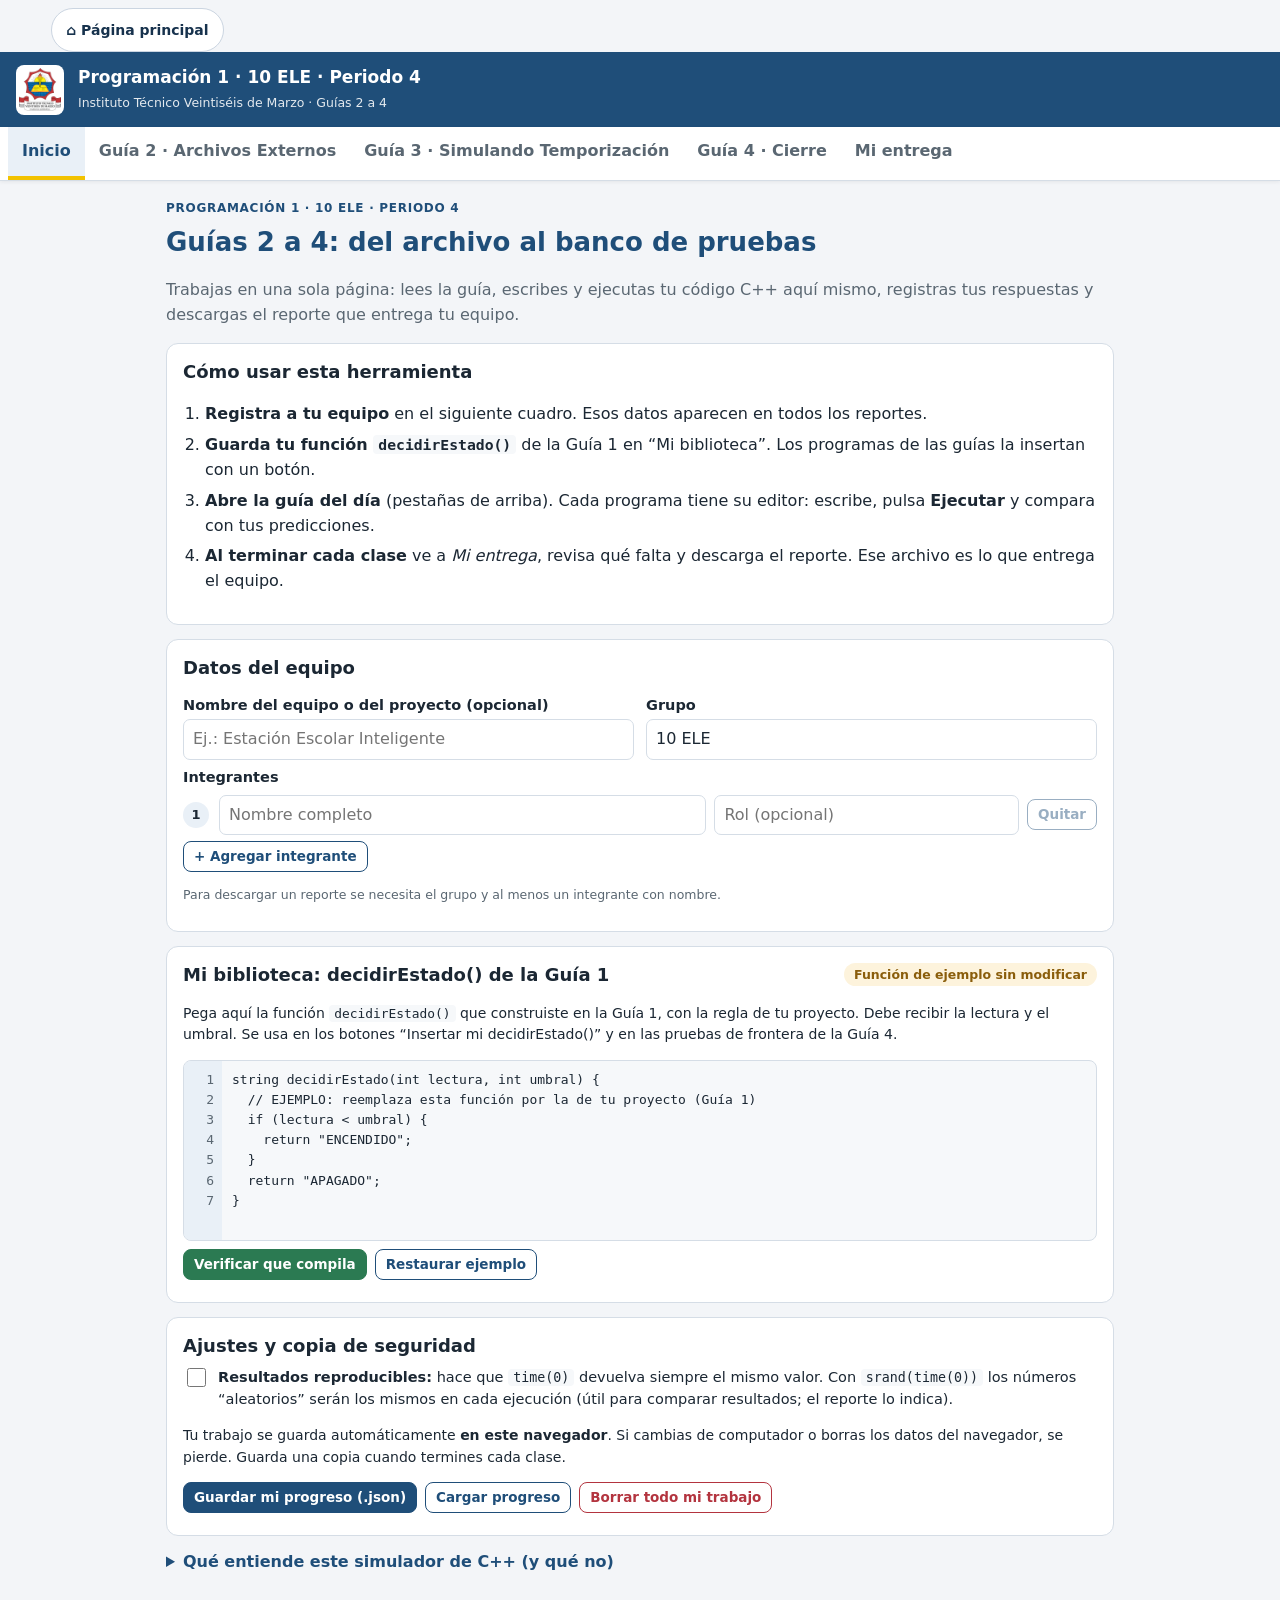
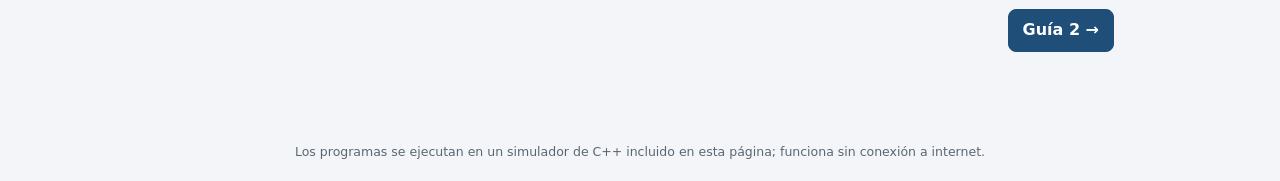
<file: decimo/programacion-1/index.html>
<!doctype html>
<html lang="es"><head><meta charset="utf-8"><meta name="viewport" content="width=device-width,initial-scale=1">
<title>Programación 1 · Décimo · Guías 2 a 4</title>
<link rel="stylesheet" href="../../assets/programacion/estilos.css">
<link rel="stylesheet" href="../../assets/comun/volver.css"></head>
<body><div class="home-return"><a href="../../index.html" aria-label="Ir a la portada principal">⌂ Página principal</a></div>
<header class="top"><img id="logo" alt="Escudo del Instituto Técnico Veintiséis de Marzo"><div><b>Programación 1 · 10 ELE · Periodo 4</b><span>Instituto Técnico Veintiséis de Marzo · Guías 2 a 4</span></div></header>
<div id="storageWarn" hidden>Este navegador no permite guardar datos en la página. Tu trabajo no se conservará al cerrarla: descarga tus reportes antes de salir.</div>
<nav id="tabs" role="tablist" aria-label="Secciones"></nav>
<main id="main">
<section class="view" id="inicio"></section>
<section class="view" id="entrega"></section>
</main>
<footer>Los programas se ejecutan en un simulador de C++ incluido en esta página; funciona sin conexión a internet.</footer>
<div id="toast" role="status"></div>
<script src="../../assets/programacion/logo.js"></script>
<script src="../../assets/programacion/cppjs.js"></script>
<script src="../../assets/programacion/content.js"></script>
<script src="../../assets/programacion/app.js"></script>
</body></html>
</file>
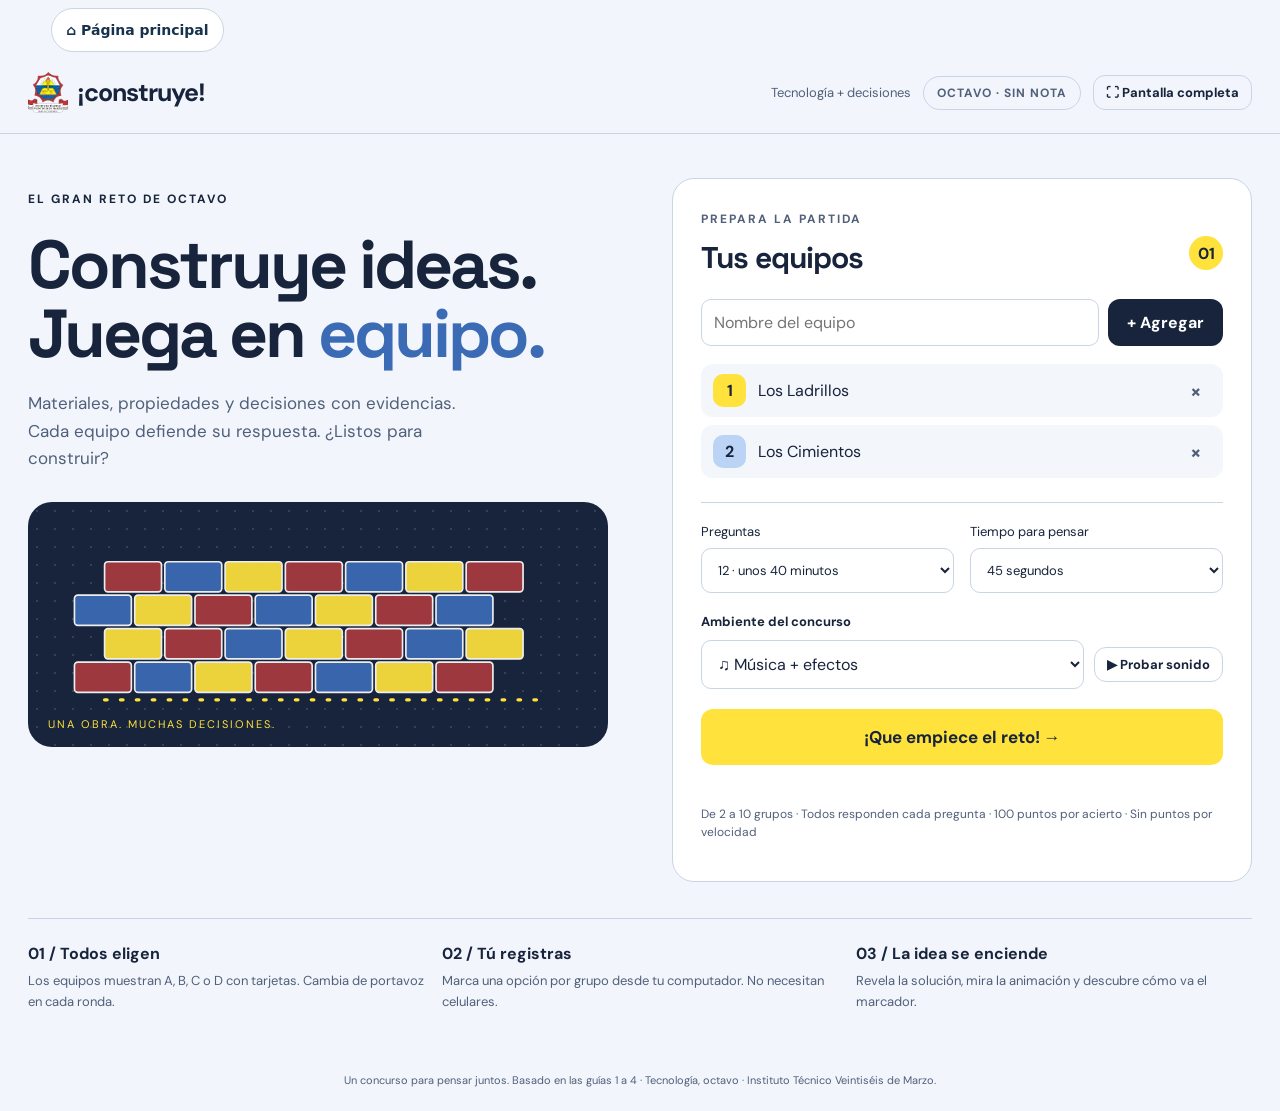
<file: octavo/concurso/index.html>
<!doctype html>
<html lang="es"><head><meta charset="utf-8"><meta name="viewport" content="width=device-width,initial-scale=1"><meta name="theme-color" content="#17243B"><title>¡Construye! · El gran reto de octavo</title><link rel="icon" type="image/png" href="[data-uri]"><style>@font-face{font-family:'DM Sans';font-weight:400;font-style:normal;font-display:swap;src:url([data-uri]) format('woff2')}@font-face{font-family:'DM Sans';font-weight:500;font-style:normal;font-display:swap;src:url([data-uri]) format('woff2')}@font-face{font-family:'DM Sans';font-weight:700;font-style:normal;font-display:swap;src:url([data-uri]) format('woff2')}@font-face{font-family:'Space Grotesk';font-weight:500;font-style:normal;font-display:swap;src:url([data-uri]) format('woff2')}@font-face{font-family:'Space Grotesk';font-weight:700;font-style:normal;font-display:swap;src:url([data-uri]) format('woff2')}

:root{--ink:#17243B;--muted:#51607A;--paper:#F2F6FC;--green:#FFE23B;--line:#C9D4E6;--purple:#3B6BB5;--red:#A83A3F}*{box-sizing:border-box}body{margin:0;background:var(--paper);color:var(--ink);font-family:'DM Sans',Arial,sans-serif}button,input,select{font:inherit}button{cursor:pointer;border:0;border-radius:12px;padding:13px 19px;font-weight:700;transition:transform .15s,background .15s}button:hover:not(:disabled){transform:translateY(-2px)}button:disabled{cursor:default;opacity:.45}button:focus-visible,input:focus-visible,select:focus-visible{outline:3px solid var(--purple);outline-offset:3px}input,select{border:1px solid var(--line);border-radius:10px;padding:12px;background:white;color:var(--ink)}h1,h2,h3,.display{font-family:'Space Grotesk',Arial,sans-serif}h1{font-size:clamp(42px,5.3vw,76px);line-height:1.02;letter-spacing:-3px;margin:22px 0}h2{font-size:30px;margin:10px 0 22px;letter-spacing:-1px}p{line-height:1.6}header{height:82px;display:flex;align-items:center;justify-content:space-between;padding:0 max(28px,calc((100vw - 1360px)/2));border-bottom:1px solid var(--line);gap:20px}.brand{font-size:25px;font-weight:700;letter-spacing:-1px;display:flex;align-items:center;gap:9px}.brand-mark{background:var(--ink);color:var(--green);border-radius:12px;width:38px;height:38px;display:grid;place-items:center;font-size:29px}.header-right{display:flex;gap:12px;align-items:center;color:var(--muted);font-size:13px}.pill{border:1px solid var(--line);border-radius:30px;padding:8px 13px;font-size:12px;font-weight:700;letter-spacing:1px}.btn{background:var(--ink);color:white}.lime{background:var(--green);color:var(--ink)}.ghost{background:transparent;border:1px solid var(--line);color:var(--ink)}.small{padding:8px 12px;font-size:13px}.danger{color:var(--red)}main{max-width:1360px;margin:auto;padding:38px 28px 48px}.eyebrow{font-size:12px;font-weight:700;letter-spacing:2px;text-transform:uppercase}.muted{color:var(--muted)}.setup-grid{display:grid;grid-template-columns:1fr 1fr;gap:64px;align-items:start}.intro{padding:15px 0}.intro p{max-width:460px;font-size:17px}.intro h1 em{font-style:normal;color:var(--purple)}.hero-art{position:relative;height:245px;margin-top:30px;background:var(--ink);border-radius:24px;overflow:hidden;padding:18px}.hero-art:before{content:'';position:absolute;inset:0;background-image:radial-gradient(#ffffff22 1px,transparent 1px);background-size:18px 18px}.hero-art svg{width:100%;height:100%;position:relative}.hero-note{position:absolute;bottom:16px;left:20px;color:#FFE23B;font-size:11px;letter-spacing:2px}.card{background:white;border:1px solid var(--line);border-radius:22px;padding:28px}.setup-card{margin-top:6px}.card-top{display:flex;justify-content:space-between;gap:14px;align-items:center}.step{border-radius:50%;width:34px;height:34px;display:grid;place-items:center;background:var(--green);font-weight:700}.input-row{display:flex;gap:9px}.input-row input{min-width:0;flex:1}.team-list{display:grid;gap:8px;margin:18px 0 24px;max-height:280px;overflow:auto}.team-item{display:flex;align-items:center;gap:12px;padding:10px 12px;background:#F3F6FB;border-radius:12px}.avatar{display:grid;place-items:center;width:33px;height:33px;flex-shrink:0;border-radius:10px;font-weight:700}.team-item span:nth-child(2){flex:1}.team-item button{padding:3px 9px;background:transparent;font-size:20px;color:var(--muted)}.settings{display:flex;gap:16px;padding-top:20px;border-top:1px solid var(--line);margin:20px 0}.settings label{display:grid;gap:8px;font-size:13px;flex:1}.start{width:100%;padding:17px;font-size:17px}.micro{font-size:12px;color:var(--muted);line-height:1.5}.help-box{display:grid;grid-template-columns:repeat(3,1fr);gap:18px;margin-top:36px;padding-top:24px;border-top:1px solid var(--line)}.help-box strong{display:block;margin-bottom:7px}.help-box p{font-size:13px;margin:0;color:var(--muted)}.resume{background:#E4EDFA;border-radius:12px;padding:14px;display:flex;align-items:center;gap:12px;margin-bottom:18px}.resume span{flex:1;font-size:13px}.game-top{display:flex;align-items:center;justify-content:space-between;margin-bottom:20px;gap:18px}.game-title{font-size:14px}.progress{height:6px;background:#D9E2F0;border-radius:5px;margin-top:10px;width:230px;overflow:hidden}.progress div{height:100%;background:var(--purple);transition:width .4s}.tools{display:flex;align-items:center;gap:8px}.game-grid{display:grid;grid-template-columns:minmax(0,1fr) 330px;gap:22px}.question-card{overflow:hidden;padding:0}.question-head{display:flex;align-items:center;justify-content:space-between;padding:24px 28px 0;gap:15px}.tag{font-size:11px;text-transform:uppercase;letter-spacing:1.6px;background:#E4EDFA;color:#2B4F8F;padding:8px 11px;border-radius:7px;font-weight:700}.question-text{font-size:clamp(23px,2.5vw,35px);line-height:1.2;margin:20px 28px;min-height:80px}.visual{margin:0 28px 22px;background:#EAF2FC;border-radius:16px;height:215px;position:relative;overflow:hidden;display:flex;align-items:center;justify-content:center}.visual svg{width:100%;height:100%}.visual-caption{position:absolute;top:8px;right:10px;font-size:12px;font-weight:600;background:#ffffffd9;padding:5px 9px;border-radius:6px}.general-visual{background:var(--ink);color:var(--green);gap:24px;flex-direction:row}.general-visual .big-emoji{font-size:80px}.general-visual .visual-word{font-family:'Space Grotesk',sans-serif;font-size:26px;line-height:1.12;max-width:240px}.dots{stroke-dasharray:3 16;stroke-linecap:round;animation:flow 1.2s linear infinite}.glow{animation:pulse 1.8s ease-in-out infinite}.reveal-visual{animation:pop .5s ease-out}.arrow-motion{animation:flow .7s linear infinite;stroke-dasharray:6 13}.options{display:grid;grid-template-columns:1fr 1fr;gap:10px;padding:0 28px 26px}.option{display:flex;gap:12px;align-items:center;padding:16px;background:#F3F6FB;border:2px solid transparent;border-radius:12px;min-height:69px;font-size:16px;font-weight:500}.letter{display:grid;place-items:center;flex-shrink:0;width:34px;height:34px;border-radius:8px;background:var(--ink);color:white;font-weight:700}.option.correct{border-color:#5f9226;background:#eaf7d5}.option.wrong{opacity:.48}.option.correct .letter{background:#507b26}.reveal-label{margin-left:auto;font-size:20px;color:#507b26}.answer-panel{padding:22px}.panel-heading{font-size:18px;margin:0}.panel-sub{font-size:12px;color:var(--muted);margin:8px 0 18px}.answer-row{padding:12px 0;border-bottom:1px solid #E1E8F3}.answer-name{display:flex;align-items:center;gap:8px;font-size:14px;font-weight:700;margin-bottom:8px}.answer-name .avatar{height:25px;width:25px;font-size:12px;border-radius:7px}.answer-name .score{margin-left:auto;font-size:12px;font-weight:500;color:var(--muted)}.answer-buttons{display:flex;gap:7px}.answer-buttons button{border:1px solid var(--line);padding:8px 0;flex:1;border-radius:8px;background:#F3F6FB;color:var(--ink)}.answer-buttons button.selected{background:var(--ink);border-color:var(--ink);color:white}.answer-buttons button.hit{background:#FFE23B;color:var(--ink);border-color:#719930}.answer-buttons button.miss{background:#f8e5e7;color:#9a3446;border-color:#d6a2ab}.reveal-button{width:100%;margin-top:18px}.explanation{margin:0 28px 24px;background:#edf5df;border-left:4px solid #6e942c;border-radius:10px;padding:18px;animation:pop .4s}.explanation strong{display:block;margin-bottom:5px}.explanation p{margin:0;font-size:16px}.question-footer{padding:16px 28px;border-top:1px solid var(--line);display:flex;justify-content:space-between;align-items:center;gap:14px}.timer{display:flex;align-items:center;gap:10px;font-family:'Space Grotesk',sans-serif;font-weight:700}.timer-num{font-size:24px;min-width:54px}.timer.expired{color:var(--red)}.histogram{display:flex;align-items:flex-end;gap:12px;height:85px;margin:16px 0 10px}.bar-wrap{flex:1;display:flex;flex-direction:column;align-items:center;gap:4px;font-size:11px}.bar{width:100%;min-height:3px;background:#D9E2F0;border-radius:4px 4px 0 0;transition:height .6s}.bar.good{background:#92bd45}.sidebar-stat{margin-top:18px;padding-top:17px;border-top:1px solid var(--line)}.stats-title{font-size:12px;letter-spacing:1px;text-transform:uppercase;font-weight:700}.round-status{font-size:12px;color:var(--muted);margin-top:12px}.results-hero{text-align:center;padding:20px 0 30px}.results-hero h1{font-size:54px;margin:14px 0}.result-grid{display:grid;grid-template-columns:1.1fr .9fr;gap:24px}.rank-row{display:flex;gap:14px;align-items:center;padding:16px 0;border-bottom:1px solid var(--line)}.rank-number{width:24px;color:var(--muted)}.rank-row .rank-name{flex:1}.rank-row strong{display:block}.rank-row .points{font-size:23px;font-family:'Space Grotesk',sans-serif;font-weight:700}.metric-grid{display:grid;grid-template-columns:repeat(3,1fr);gap:12px}.metric{background:#EAF2FC;border-radius:12px;padding:18px 12px}.metric b{font-size:30px;display:block}.metric span{font-size:12px;color:var(--muted)}.review-list{margin-top:20px;display:grid;gap:8px}.review-item{padding:13px;background:#F3F6FB;border-radius:10px;font-size:13px}.review-item span{display:block;color:var(--muted);margin-top:4px}.end-actions{display:flex;justify-content:center;gap:12px;margin:30px 0}.notice{font-size:13px;color:var(--red);min-height:18px;margin:10px 0 0}dialog{border:0;border-radius:20px;padding:28px;max-width:440px;width:90%;box-shadow:0 20px 80px #0003;color:var(--ink)}dialog::backdrop{background:#0f1830cc}dialog h2{font-size:24px}dialog .actions{display:flex;justify-content:flex-end;gap:9px;margin-top:20px}footer{text-align:center;color:var(--muted);font-size:11px;padding:12px 20px 24px}.screen-reader{position:absolute;left:-9999px}@keyframes flow{to{stroke-dashoffset:-38}}@keyframes pulse{50%{opacity:.55}}@keyframes pop{from{opacity:0;transform:translateY(10px)}to{opacity:1;transform:translateY(0)}}@media(min-width:1600px){main{padding-top:50px}.visual{height:280px}.question-text{font-size:38px}.option{font-size:19px}}@media(max-width:1000px){.setup-grid{gap:28px}.game-grid{grid-template-columns:1fr 280px}.answer-panel{padding:16px}.question-text{margin:20px}.visual{margin:0 20px 20px}.options{padding:0 20px 20px}.option{font-size:14px;padding:12px}.header-right .pill{display:none}}@media(max-width:760px){header{padding:0 18px;height:68px}.header-right>span{display:none}main{padding:24px 16px}.setup-grid,.game-grid,.result-grid{grid-template-columns:1fr}.intro h1{font-size:46px}.intro{padding:0}.hero-art{height:190px}.setup-card{margin-top:0}.help-box{gap:12px}.game-top{flex-wrap:wrap}.question-text{font-size:25px;min-height:0}.options{grid-template-columns:1fr}.visual{height:190px}.answer-panel{padding:22px}.tools{flex-wrap:wrap}.results-hero h1{font-size:38px}.metric-grid{gap:7px}.card{padding:22px}.question-card{padding:0}}@media(prefers-reduced-motion:reduce){*,*:before,*:after{animation:none!important;transition:none!important}}

@media(min-width:1000px){body.playing header{height:62px}body.playing main{padding-top:20px}body.playing .game-top{margin-bottom:16px}body.playing .question-head{padding-top:18px}body.playing .question-text{min-height:0;font-size:28px;margin:16px 28px}body.playing .visual{height:175px;margin-bottom:16px}body.playing .options{padding-bottom:16px}body.playing .option{min-height:58px;padding:12px}body.playing .explanation{padding:14px;margin-bottom:16px}body.playing .question-footer{padding-top:12px;padding-bottom:12px}}
@media(min-width:1000px) and (max-height:820px){body.playing header{height:54px}body.playing main{padding-top:14px;padding-bottom:16px}body.playing .game-top{margin-bottom:12px}body.playing .question-text{font-size:25px;margin:12px 24px}body.playing .visual{height:175px;margin:0 24px 12px}body.playing .options{gap:8px;padding:0 24px 12px}body.playing .option{min-height:51px;padding:9px;font-size:15px}body.playing .explanation{padding:11px;margin:0 24px 12px}body.playing .explanation p{font-size:14px;line-height:1.45}body.playing .question-footer{padding:9px 24px}body.playing .answer-row{padding:9px 0}body.playing footer{display:none}}
.audio-setup{display:flex;align-items:center;gap:10px;flex-wrap:wrap;margin:0 0 20px}.audio-setup label{font-size:13px;font-weight:600;width:100%}.audio-setup select{flex:1;min-width:140px}.volume-control{font-size:11px;color:var(--muted);display:flex;align-items:center;gap:6px}.volume-control input{width:75px;padding:0;accent-color:var(--purple)}.tools{flex-wrap:wrap;justify-content:flex-end}.game-top>div:first-child{flex-shrink:0}@media(max-width:760px){.tools{justify-content:flex-start}.volume-control input{width:100px}}

.brand-logo{width:40px;height:42px;object-fit:contain}.visual svg text{font-family:'DM Sans',Arial,sans-serif}</style></head><body><style>.home-return{padding:8px 4vw 0}.home-return a{display:inline-flex;align-items:center;min-height:44px;padding:0 14px;border:1px solid #cbd5e1;border-radius:999px;background:#fff;color:#17324d;font:600 14px/1.2 system-ui,sans-serif;text-decoration:none}.home-return a:hover{background:#eef5fb}.home-return a:focus-visible{outline:3px solid #2563eb;outline-offset:3px}@media print{.home-return{display:none}}</style><div class="home-return"><a href="../../index.html" aria-label="Ir a la portada principal">⌂ Página principal</a></div><header><div class="brand"><img class="brand-logo" src="[data-uri]" alt="Escudo del Instituto Técnico Veintiséis de Marzo"> ¡construye!</div><div class="header-right"><span>Tecnología + decisiones</span><span class="pill">OCTAVO · SIN NOTA</span><button class="ghost small" id="fullscreen">⛶ Pantalla completa</button></div></header><main id="app"></main><footer>Un concurso para pensar juntos. Basado en las guías 1 a 4 · Tecnología, octavo · Instituto Técnico Veintiséis de Marzo.</footer><dialog id="confirm"><h2 id="dialog-title"></h2><p id="dialog-text"></p><div class="actions"><button class="ghost" id="cancel-dialog">Volver</button><button class="btn" id="ok-dialog">Continuar</button></div></dialog>
<script>
'use strict';
const BANK=[
{id:'viga',type:'g1',g:1,topic:'Metales',q:'Una viga sostiene la estructura de un edificio y debe soportar mucho peso. ¿Qué grupo de materiales encaja mejor?',opts:['Vidrio común','Metal','Cerámica','Polímero'],a:1,scene:'beam',why:'El metal es resistente y soporta mucho peso. Además se puede doblar y moldear en caliente.',caption:'El metal soporta mucho peso.'},
{id:'templado',type:'g2',g:2,topic:'Tipos de vidrio',q:'Después de fabricarse, un vidrio se calienta y se enfría rápidamente. ¿Qué vidrio se obtiene?',opts:['Vidrio templado','Vidrio común o float','Vidrio laminado','Vidrio translúcido'],a:0,scene:'glass',focus:'templado',why:'Ese tratamiento genera esfuerzos internos que aumentan su resistencia a impactos y cambios de temperatura. Si se rompe, queda en piezas pequeñas.',caption:'El templado se fragmenta en piezas pequeñas.'},
{id:'ciclo',type:'g3',g:3,topic:'Ciclo de vida',q:'En el ciclo de vida de un material, ¿qué etapa sigue justo después de la fabricación y transformación?',opts:['Fin de vida','Extracción de materias primas','Uso y mantenimiento','Transporte del material o producto'],a:3,scene:'cycle',from:1,to:2,why:'El orden es: extracción, fabricación, transporte, instalación, uso y mantenimiento, y fin de vida.',caption:'Después de fabricar viene el transporte.'},
{id:'restriccion',type:'g4',g:4,topic:'Criterios y restricciones',q:'«La propuesta no puede superar el presupuesto aprobado». ¿Qué es esta frase en el diseño de una cubierta?',opts:['Un criterio de comparación','Un refuerzo','Una restricción','Un impacto ambiental'],a:2,scene:'roof',why:'Una restricción es un límite que no puede ignorarse. Un criterio, en cambio, sirve para comparar alternativas.',caption:'El presupuesto limita la decisión.'},
{id:'ceramica',type:'g1',g:1,topic:'Cerámicas',q:'¿Cómo se fabrican las cerámicas de construcción, como el ladrillo?',opts:['Fundiendo arena con carbonato de sodio','Pegando láminas delgadas de madera','Horneando arcilla a altas temperaturas','Mezclando fibras con resina'],a:2,scene:'kiln',why:'Las cerámicas se moldean con arcilla y se hornean a altas temperaturas. Por eso resisten el peso, pero son frágiles ante golpes.',caption:'La arcilla se hornea y se vuelve ladrillo.'},
{id:'laminado',type:'g2',g:2,topic:'Tipos de vidrio',q:'¿Por qué se usa vidrio laminado en un parabrisas?',opts:['Porque no es transparente','Porque la película plástica mantiene unidos muchos fragmentos si se rompe','Porque conduce muy bien la electricidad','Porque se rompe siempre en pedazos grandes'],a:1,scene:'glass',focus:'laminado',why:'Está formado por dos o más láminas unidas con una película plástica (PVB o EVA). Si se rompe, reduce el riesgo de desprendimiento.',caption:'La película retiene los pedazos.'},
{id:'renovable',type:'g3',g:3,topic:'Recursos',q:'¿Cuál de estos recursos puede regenerarse en escalas de tiempo humanas si se maneja adecuadamente?',opts:['Los minerales de una mina','La arena de una cantera','La madera de un bosque con manejo responsable','Las rocas de una cantera'],a:2,scene:'forest',why:'Un recurso renovable puede regenerarse en escalas de tiempo humanas si se maneja bien. Los minerales, la arena y las rocas tardan tiempos geológicos en formarse.',caption:'El bosque puede recuperarse; la roca no.'},
{id:'sandwich',type:'g4',g:4,topic:'Cubiertas',q:'¿Qué opción de cubierta combina láminas exteriores con un núcleo aislante?',opts:['Teja de barro','Lámina metálica ondulada','Teja plástica tipo PVC','Panel compuesto tipo sándwich'],a:3,scene:'sandwich',why:'El panel sándwich une láminas metálicas con un núcleo aislante. Ofrece buen aislamiento térmico y acústico y bajo peso, pero cuesta más.',caption:'El núcleo aislante frena el calor.'},
{id:'tuberia',type:'g1',g:1,topic:'Propiedades',q:'Una tubería lleva agua potable todo el año. ¿Cuál material evita el problema de la oxidación?',opts:['Metal sin protección','Madera sin tratar','Polímero','Ninguno de los tres'],a:2,scene:'pipes',why:'Los polímeros no se oxidan ni se pudren con el agua. El metal se oxida con el agua y el aire.',caption:'El metal se oxida; el polímero no.'},
{id:'rebar',type:'g2',g:2,topic:'Compuestos',q:'¿Por qué se agregan barras de acero al concreto de una viga?',opts:['Porque el concreto no resiste ninguna carga','Porque el acero ayuda a soportar la tracción, que es el punto débil del concreto','Para que el concreto sea transparente','Para que la viga flote'],a:1,scene:'rebar',why:'El concreto resiste muy bien la compresión, pero es débil frente a la tracción. El acero ayuda a soportar los esfuerzos que estiran o flexionan el elemento.',caption:'Concreto y acero trabajan juntos.'},
{id:'energia',type:'g3',g:3,topic:'Energía',q:'La energía usada para extraer, transformar, transportar y preparar un material antes de que entre en servicio se llama…',opts:['circularidad','durabilidad','energía incorporada','recurso renovable'],a:2,scene:'energy',why:'La energía incorporada no siempre se ve, pero influye en el impacto ambiental del material.',caption:'Cada etapa suma energía.'},
{id:'corrosion',type:'g4',g:4,topic:'Cubiertas',q:'¿Qué fenómeno debe vigilarse en una lámina metálica si pierde su protección superficial?',opts:['La translucidez','La corrosión','La fragilidad cerámica','La absorción de agua como en la madera'],a:1,scene:'corrode',why:'La corrosión es el deterioro de un metal por reacciones con el ambiente. Recubrimientos como el galvanizado ayudan a disminuirla.',caption:'Sin protección, el metal se corroe.'},
{id:'teja',type:'g1',g:1,topic:'Cerámicas',q:'¿Por qué la teja de barro sirve para cubrir techos?',opts:['Porque es transparente','Porque conduce la electricidad','Porque se oxida y se renueva sola','Porque es impermeable y resiste el sol y la lluvia'],a:3,scene:'roof',rain:true,why:'La teja de barro es una pieza curva o acanalada que evacúa el agua. Como toda cerámica, no se oxida ni se pudre.',caption:'La forma acanalada evacúa el agua.'},
{id:'durofragil',type:'g2',g:2,topic:'Propiedades del vidrio',q:'¿Qué afirmación explica que el vidrio sea duro y frágil al mismo tiempo?',opts:['Dureza y fragilidad significan exactamente lo mismo','Si un material es duro, nunca se rompe','Puede resistir el rayado, pero se rompe con poca deformación ante un impacto','Ser frágil significa rayarse con facilidad'],a:2,scene:'hammer',why:'La dureza es la resistencia al rayado o a la penetración. La fragilidad es la tendencia a romperse con poca deformación.',caption:'Duro no significa irrompible.'},
{id:'circularidad',type:'g3',g:3,topic:'Circularidad',q:'¿Cuál acción representa mejor un enfoque de circularidad?',opts:['Reparar, reutilizar o reciclar para mantener materiales en uso','Desechar un material apenas presenta desgaste','Usar siempre materiales nuevos','Transportar los materiales desde más lejos'],a:0,scene:'loop',why:'La circularidad busca mantener productos y materiales en uso mediante reparación, reutilización y reciclaje, y reduce la extracción de recursos nuevos.',caption:'Reparar, reutilizar y reciclar.'},
{id:'matriz',type:'g4',g:4,topic:'Decidir con evidencias',q:'En una matriz de decisión eliges una opción que no tiene el mayor total. ¿Qué debes hacer?',opts:['Borrar la matriz','Explicar qué criterio priorizaste y por qué','Cambiar los puntajes sin dar razones','Elegir al azar'],a:1,scene:'matrix',why:'La matriz orienta la decisión, pero no reemplaza la justificación. Si no eliges el mayor total, explica qué criterio priorizaste.',caption:'La justificación pesa más que la suma.'},
{id:'baldosa',type:'g1',g:1,topic:'Cerámicas',q:'¿Qué propiedad hace útil a la baldosa cerámica en pisos y en paredes de baños y cocinas?',opts:['Tiene una superficie dura y fácil de limpiar','Es liviana y flota','Es transparente','Se dobla con facilidad'],a:0,scene:'tile',why:'La baldosa es una pieza plana de superficie dura y fácil de limpiar.',caption:'Dura y fácil de limpiar.'},
{id:'matriz-fibra',type:'g2',g:2,topic:'Compuestos',q:'En la fibra de vidrio, ¿qué componente cumple la función de matriz?',opts:['Las fibras de vidrio','El acero','La arena','La resina plástica'],a:3,scene:'fiber',why:'La resina mantiene las fibras en posición, distribuye los esfuerzos y las protege. Las fibras actúan como refuerzo.',caption:'Resina: matriz. Fibras: refuerzo.'},
{id:'escombros',type:'g3',g:3,topic:'Impactos y soluciones',q:'Los escombros de una demolición llenan un vertedero. ¿Qué solución actúa sobre esa causa?',opts:['Talar más árboles','Recuperar, reutilizar o reciclar materiales de demolición','Hornear más ladrillos nuevos','Extraer más arena de la cantera'],a:1,scene:'loop',why:'Recuperar, reutilizar o reciclar materiales de demolición reduce lo que llega al vertedero y el consumo de recursos nuevos.',caption:'Lo que se recupera no llega al vertedero.'},
{id:'plastica',type:'g4',g:4,topic:'Cubiertas',q:'Una teja plástica queda expuesta al sol durante años. ¿Qué puede afectarla?',opts:['La expansión térmica y la pérdida de color','La oxidación del acero','La fragilidad de la arcilla','La pudrición como en la madera'],a:0,scene:'sun',why:'Algunos polímeros cambian de tamaño con la temperatura o se degradan con la radiación solar. El diseño debe prever esos efectos.',caption:'El sol dilata y desgasta el polímero.'},
{id:'translucido',type:'g2',g:2,topic:'Propiedades del vidrio',q:'Un vidrio deja pasar la luz, pero no permite distinguir con claridad lo que hay detrás. ¿Cómo es?',opts:['Transparente','Templado','Translúcido','Laminado'],a:2,scene:'frosted',why:'Un vidrio translúcido deja pasar la luz, pero dispersa la imagen. Uno transparente permite ver con claridad.',caption:'Translúcido: pasa la luz, no la imagen nítida.'},
{id:'triplex',type:'g2',g:2,topic:'Compuestos',q:'¿Por qué las láminas del triplex se pegan con las fibras en direcciones alternadas?',opts:['Para que el tablero sea más pesado','Para reducir la tendencia a deformarse o rajarse en una sola dirección','Para que el tablero sea transparente','Para que conduzca la electricidad'],a:1,scene:'plywood',why:'La dirección alternada de las fibras reduce la deformación. El adhesivo mantiene unidas las capas para que trabajen como un solo tablero.',caption:'Capas cruzadas, tablero más estable.'},
{id:'piso',type:'g3',g:3,topic:'Selección de materiales',q:'Un pasillo cubierto tiene mucho tránsito y lluvia ocasional. ¿Por qué la madera natural sin tratar es una mala opción para su piso?',opts:['Porque se oxida con el agua','Porque puede absorber humedad, deformarse y pudrirse','Porque es transparente','Porque es un recurso no renovable siempre'],a:1,scene:'floor',why:'Sin tratamiento, la madera puede absorber humedad, deformarse, pudrirse y requerir mantenimiento frecuente en ese entorno.',caption:'La humedad hincha y daña la madera.'},
{id:'reciclaje',type:'g4',g:4,topic:'Cubiertas',q:'¿Por qué reciclar un panel compuesto puede ser más complejo que reciclar un material único?',opts:['Porque no tiene vida útil','Porque no resiste la lluvia','Porque siempre es más pesado','Porque hay que separar materiales distintos'],a:3,scene:'sandwich',why:'En los materiales compuestos, separar sus componentes puede ser más difícil que reciclar un solo material.',caption:'Separar capas cuesta trabajo.'},
{id:'tratamiento',type:'g2',g:2,topic:'Tratamiento o compuesto',q:'El vidrio templado es más resistente que el común, pero no es un material compuesto. ¿Por qué?',opts:['Porque es transparente','Porque se modificó con un tratamiento, sin combinar materiales distintos','Porque es muy duro','Porque se rompe en pedazos'],a:1,scene:'glass',focus:'templado',why:'Un tratamiento modifica un material. Un material compuesto combina dos o más materiales diferentes.',caption:'Tratado no significa compuesto.'}
];
const COLORS=['#FFE23B','#BBD3F5','#F2C4C6','#C9E8D6','#F7D98B','#D8CCF0','#FFD4B8','#BCE7F2','#E3DACD','#C4E8DF'];
const KEY='construye-octavo-v1', LETTERS=['A','B','C','D'];
const app=document.getElementById('app');let timer=null, animTimers=[], setupTeams=[],saved=null, state=null;
const esc=s=>String(s).replace(/[&<>"']/g,c=>({'&':'&amp;','<':'&lt;','>':'&gt;','"':'&quot;',"'":'&#39;'}[c]));
try{saved=JSON.parse(localStorage.getItem(KEY));if(saved&&Array.isArray(saved.teams)&&saved.teams.length>=2&&saved.ids?.every(id=>BANK.some(q=>q.id===id))&&saved.records?.length<=saved.ids.length){setupTeams=saved.teams.map(t=>({name:t.name,color:t.color}));}else saved=null;}catch(e){saved=null;}
if(!setupTeams.length)setupTeams=[{name:'Los Ladrillos',color:COLORS[0]},{name:'Los Cimientos',color:COLORS[1]}];
function persist(){try{localStorage.setItem(KEY,JSON.stringify(state));}catch(e){document.getElementById('storage-note')?.replaceChildren(document.createTextNode('No se pudo guardar automáticamente. Descarga las estadísticas antes de cerrar.'));}}
function stopTimers(){clearInterval(timer);timer=null;Sound.stopMusic();animTimers.forEach(clearTimeout);animTimers=[];}
function confirmAction(title,text,cb){document.getElementById('dialog-title').textContent=title;document.getElementById('dialog-text').textContent=text;const d=document.getElementById('confirm');document.getElementById('ok-dialog').onclick=()=>{d.close();cb();};document.getElementById('cancel-dialog').onclick=()=>d.close();d.showModal();}
document.getElementById('fullscreen').onclick=()=>{if(document.fullscreenElement)document.exitFullscreen?.();else document.documentElement.requestFullscreen?.().catch(()=>{});};
function avatar(t,i){return `<span class="avatar" style="background:${t.color}">${i+1}</span>`;}
/* Escenas del concurso: dibujos esquemáticos de apoyo a cada pregunta (reveal = solución, phase = segundo momento de la animación) */
const INK='#17243B',BLUE='#3B6BB5',RED='#A83A3F',YEL='#FFE23B',SOFT='#C9D4E6',GRN='#1F7A4D';
const svg=(label,body)=>`<svg viewBox="0 0 650 230" role="img" aria-label="${label}">${body}</svg>`;
const txt=(x,y,t,o={})=>`<text x="${x}" y="${y}" text-anchor="${o.a||'middle'}" font-size="${o.s||17}" font-weight="${o.w||600}" fill="${o.c||INK}" font-family="DM Sans,Arial,sans-serif">${t}</text>`;
const tick=(x,y)=>`<circle cx="${x}" cy="${y}" r="20" fill="${GRN}" stroke="#fff" stroke-width="3"/><path d="M${x-9} ${y}l7 7 12-14" fill="none" stroke="#fff" stroke-width="4.5" stroke-linecap="round" stroke-linejoin="round"/>`;
const arrowDown=(x,y1,y2,c=INK)=>`<path class="arrow-motion" d="M${x} ${y1}V${y2}" stroke="${c}" stroke-width="5" fill="none"/><path d="M${x-9} ${y2-8}l9 12 9-12" fill="none" stroke="${c}" stroke-width="4" stroke-linecap="round" stroke-linejoin="round"/>`;

const SC={
beam:(q,r)=>svg('Viga de metal apoyada en dos columnas con una carga encima',
 `<rect x="110" y="128" width="46" height="82" fill="${SOFT}" stroke="${INK}" stroke-width="3"/><rect x="494" y="128" width="46" height="82" fill="${SOFT}" stroke="${INK}" stroke-width="3"/>
 <rect x="90" y="98" width="470" height="30" rx="4" fill="${r?BLUE:'#9FB3D1'}" stroke="${INK}" stroke-width="3"/><path d="M90 108h470M90 118h470" stroke="${INK}" stroke-width="1.5" opacity=".5"/>
 <rect x="285" y="44" width="80" height="54" rx="6" fill="${YEL}" stroke="${INK}" stroke-width="3"/>${txt(325,77,'carga')}
 ${r?arrowDown(325,18,40,RED)+tick(565,70)+txt(325,225,'Metal: resistente y soporta mucho peso',{s:18}):txt(325,225,'¿Qué material usarías para la viga?',{c:'#60716c'})}`),
kiln:(q,r)=>svg('Horno con ladrillos de arcilla',
 `<rect x="205" y="40" width="240" height="150" rx="14" fill="#9FB3D1" stroke="${INK}" stroke-width="4"/><path d="M245 190v-70a80 80 0 0 1 160 0v70z" fill="#2B3A55" stroke="${INK}" stroke-width="3"/>
 ${[0,1,2].map(i=>`<rect x="${268+i*38}" y="${150}" width="32" height="18" rx="2" fill="${r?'#B5543A':'#C9A27A'}" stroke="${INK}" stroke-width="2"/>`).join('')}${[0,1].map(i=>`<rect x="${287+i*38}" y="${130}" width="32" height="18" rx="2" fill="${r?'#B5543A':'#C9A27A'}" stroke="${INK}" stroke-width="2"/>`).join('')}
 ${r?`<path class="glow" d="M270 120q10-20 0-34q22 12 14 34zM325 112q12-26 0-42q26 16 16 42zM378 120q10-20 0-34q22 12 14 34z" fill="${YEL}" stroke="${RED}" stroke-width="2"/>${txt(325,22,'altas temperaturas',{c:RED})}${tick(500,92)}`:txt(325,22,'arcilla moldeada',{c:'#60716c'})}`),
pipes:(q,r,p)=>svg('Dos tuberías: una de metal y una de polímero',
 `<rect x="70" y="40" width="500" height="50" rx="10" fill="#9FB3D1" stroke="${INK}" stroke-width="3"/><rect x="70" y="130" width="500" height="50" rx="10" fill="#E88B5B" stroke="${INK}" stroke-width="3"/>
 <path class="dots" d="M80 65H560M80 155H560" stroke="${BLUE}" stroke-width="5" fill="none" stroke-dasharray="3 16" stroke-linecap="round"/>
 ${r?`<g fill="#8F4B1F" stroke="${INK}" stroke-width="1.5"><circle cx="180" cy="55" r="9"/><circle cx="250" cy="76" r="11"/><circle cx="340" cy="52" r="8"/><circle cx="430" cy="74" r="12"/><circle cx="505" cy="56" r="8"/></g>${tick(600,155)}${txt(95,32,'Metal sin protección: se oxida',{a:'start',c:RED,s:16})}${txt(95,202,'Polímero: no se oxida con el agua',{a:'start',c:GRN,s:16})}`:txt(325,215,'Agua circulando todo el año',{c:'#60716c'})}`),
roof:(q,r)=>{let t='';for(let row=0;row<4;row++)for(let i=0;i<9;i++)t+=`<path d="M${150+i*38-(row%2)*19} ${95+row*24}q19 26 38 0" fill="#C8573A" stroke="${INK}" stroke-width="2"/>`;
 let rain='';if(q.rain&&r){rain=`<path class="dots" d="M220 120l-40 70M300 120l-30 70M380 120l-26 70M460 120l-36 70" stroke="${BLUE}" stroke-width="5" fill="none"/>`;}
 return svg('Techo con tejas acanaladas',`<path d="M110 90L325 28l215 62v6H110z" fill="#E88B5B" stroke="${INK}" stroke-width="3"/><g>${t}</g><rect x="190" y="190" width="260" height="30" fill="${SOFT}" stroke="${INK}" stroke-width="3"/>${rain}${r&&q.rain?tick(560,60)+txt(325,16,'el agua se evacúa',{c:BLUE}):(r?txt(325,16,'una cubierta debe respetar sus límites',{c:INK}):'')}`);},
tile:(q,r)=>{let g='';for(let i=0;i<6;i++)for(let j=0;j<3;j++)g+=`<rect x="${150+i*58}" y="${50+j*46}" width="54" height="42" rx="3" fill="${(i+j)%2?'#F2C4C6':'#BBD3F5'}" stroke="${INK}" stroke-width="2.5"/>`;
 return svg('Baldosas cerámicas de un piso',`${g}${r?`<path class="dots" d="M160 202q60 14 120 0t120 0t120 0" stroke="${GRN}" stroke-width="6" fill="none"/>${tick(590,100)}${txt(325,224,'superficie dura, fácil de limpiar',{c:GRN})}`:txt(325,222,'Piso de un baño',{c:'#60716c'})}`);},
glass:(q,r)=>{
 const pane=(x,k)=>{let s=`<rect x="${x}" y="40" width="160" height="130" fill="#DCEBFA" stroke="${INK}" stroke-width="3"/>`;
  if(k==='comun'){const B=[[x,40],[x+80,40],[x+160,40],[x+160,105],[x+160,170],[x+80,170],[x,170],[x,105]],cx=x+80,cy=105;s+=B.map((a,i)=>{const b=B[(i+1)%8];return `<polygon points="${cx},${cy} ${a[0]},${a[1]} ${b[0]},${b[1]}" fill="${i%2?'#C5DDF4':'#E6F1FC'}" stroke="${INK}" stroke-width="2"/>`;}).join('');}
  if(k==='templado'){for(let i=0;i<10;i++)for(let j=0;j<8;j++)s+=`<rect x="${x+2+i*15.6}" y="${42+j*16}" width="12" height="12" fill="${(i+j)%2?'#C5DDF4':'#E6F1FC'}" stroke="${INK}" stroke-width="1"/>`;}
  if(k==='laminado'){s+=`<rect x="${x}" y="40" width="160" height="130" fill="#FFF3A8" opacity=".6"/>`;[[0,0],[80,-65],[160,0],[160,65],[80,65],[0,65]].forEach(a=>{s+=`<path d="M${x+80} 105L${x+a[0]} ${105+a[1]}" stroke="${INK}" stroke-width="1.8"/>`;});s+=`<path d="M${x+50} 95l30-14 32 16 10 24-30 20-36-8z" fill="none" stroke="${INK}" stroke-width="1.5"/>`;}
  return s;};
 const names={comun:'Común',templado:'Templado',laminado:'Laminado'},ks=['comun','templado','laminado'];
 return svg('Tres vidrios rotos: común, templado y laminado',ks.map((k,i)=>{const x=60+i*190,on=r&&q.focus===k;return `<g ${r&&!on?'opacity=".45"':''}>${pane(x,k)}</g>${on?`<rect x="${x-6}" y="34" width="172" height="142" fill="none" stroke="${GRN}" stroke-width="5" class="glow"/>`:''}${txt(x+80,200,r?names[k]:['A','B','C'][i],{s:r?18:22})}`;}).join('')+(r?tick(612,40):''));},
hammer:(q,r)=>svg('Martillo golpeando un vidrio',
 `<rect x="320" y="50" width="26" height="130" fill="#DCEBFA" stroke="${INK}" stroke-width="3"/>
 <g class="${r?'':'glow'}" transform="${r?'rotate(0)':'rotate(-28 190 115)'}"><rect x="120" y="108" width="150" height="14" rx="5" fill="#B98A4E" stroke="${INK}" stroke-width="3"/><rect x="262" y="88" width="42" height="54" rx="5" fill="${BLUE}" stroke="${INK}" stroke-width="3"/></g>
 ${r?`<path d="M333 115l40-30 30 18-24 24 36 26-30 22M333 115l-30 40-24 36M333 115l-20-50" fill="none" stroke="${INK}" stroke-width="3" stroke-linejoin="round"/>${txt(510,70,'No se rayó: es duro',{c:GRN,s:18})}${txt(510,110,'Se rompió con poca',{c:RED,s:18})}${txt(510,132,'deformación: es frágil',{c:RED,s:18})}`:txt(510,115,'¿Duro o frágil?',{c:'#60716c',s:20})}`),
frosted:(q,r)=>svg('Dos vidrios: uno transparente y otro translúcido',
 `<defs><filter id="bl"><feGaussianBlur stdDeviation="7"/></filter></defs>
 <rect x="80" y="30" width="200" height="160" fill="#EAF2FC" stroke="${INK}" stroke-width="4"/><circle cx="180" cy="95" r="34" fill="${YEL}" stroke="${INK}" stroke-width="3"/><path d="M180 129v36M150 150h60" stroke="${INK}" stroke-width="5"/>
 <rect x="370" y="30" width="200" height="160" fill="#EAF2FC" stroke="${INK}" stroke-width="4"/><g filter="url(#bl)"><circle cx="470" cy="95" r="34" fill="${YEL}"/><path d="M470 129v36M440 150h60" stroke="${INK}" stroke-width="6"/></g><rect x="370" y="30" width="200" height="160" fill="#fff" opacity=".35"/>
 ${r?txt(180,214,'Transparente',{s:18})+txt(470,214,'Translúcido',{s:18,c:GRN,w:700})+tick(590,30):txt(180,214,'A',{s:20})+txt(470,214,'B',{s:20})}`),
rebar:(q,r,p)=>{const steel=r&&p>0,crack=r&&p===0;
 return svg('Viga de concreto con carga, sin acero y con acero',
 `<rect x="100" y="140" width="40" height="70" fill="${SOFT}" stroke="${INK}" stroke-width="3"/><rect x="510" y="140" width="40" height="70" fill="${SOFT}" stroke="${INK}" stroke-width="3"/>
 <path d="M90 100H560V140H90z" fill="#D5D8DE" stroke="${INK}" stroke-width="3" ${crack?'transform="translate(0 4)"':''}/>
 ${steel?`<path class="dots" d="M96 130H554" stroke="${BLUE}" stroke-width="7" stroke-linecap="round" stroke-dasharray="1 0"/><path d="M96 130H554" stroke="${BLUE}" stroke-width="7"/>`:''}
 ${crack?`<path d="M325 144l-6-22 10-12-6-10" fill="none" stroke="${RED}" stroke-width="4" stroke-linecap="round"/>${txt(325,176,'Concreto solo: se agrieta por tracción',{c:RED,s:17})}`:''}
 ${steel?`${tick(570,92)}${txt(325,176,'El acero soporta la tracción y la viga resiste',{c:GRN,s:17})}`:''}
 <rect x="285" y="48" width="80" height="44" rx="6" fill="${YEL}" stroke="${INK}" stroke-width="3"/>${txt(325,76,'carga')}${!r?txt(325,200,'Viga de concreto',{c:'#60716c'}):''}`);},
fiber:(q,r)=>{let f='';for(let i=0;i<9;i++)f+=`<path d="M110 ${62+i*13}h310" stroke="${BLUE}" stroke-width="3" stroke-linecap="round"/>`;
 return svg('Bloque de resina con fibras de vidrio dentro',`<rect x="100" y="50" width="330" height="130" rx="12" fill="#F7D98B" stroke="${INK}" stroke-width="3" opacity=".9"/>${f}
 ${r?`<path d="M455 70l-45 8" stroke="${INK}" stroke-width="2"/>${txt(465,66,'Fibras: refuerzo',{c:BLUE,s:16,a:'start'})}<path d="M455 160l-35-4" stroke="${INK}" stroke-width="2"/>${txt(465,172,'Resina: matriz',{c:'#8A5A00',s:16,a:'start'})}${tick(600,115)}`:txt(265,208,'Fibra de vidrio',{c:'#60716c'})}`);},
plywood:(q,r)=>{let l='';for(let i=0;i<5;i++){const y=60+i*24,h=i%2===0;l+=`<rect x="170" y="${y}" width="310" height="22" fill="${h?'#E7C48B':'#D4A765'}" stroke="${INK}" stroke-width="2"/>`;if(h)l+=`<path d="M176 ${y+7}h298M176 ${y+15}h298" stroke="#8F6A33" stroke-width="1.4"/>`;else for(let k=0;k<16;k++)l+=`<path d="M${184+k*19} ${y+3}v16" stroke="#8F6A33" stroke-width="1.4"/>`;}
 return svg('Tablero de madera contrachapada con láminas cruzadas',`${l}${r?`${txt(325,198,'fibras en direcciones alternadas',{c:GRN,s:18})}${tick(590,100)}`:txt(325,198,'Láminas pegadas una sobre otra',{c:'#60716c'})}`);},
cycle:(q,r)=>{const N=['Extracción','Fabricación','Transporte','Instalación','Uso y mantenimiento','Fin de vida'],cx=325,cy=118,R=82;let s='';
 for(let i=0;i<6;i++){const a=-Math.PI/2+i*Math.PI/3,x=cx+Math.cos(a)*R*2.0,y=cy+Math.sin(a)*R*1.1,on=r?i===q.to:i===q.from;s+=`<g><rect x="${x-66}" y="${y-20}" width="132" height="40" rx="20" fill="${on?YEL:'#fff'}" stroke="${INK}" stroke-width="${on?4:2.5}"/>${i===4?txt(x,y-2,'5. Uso y',{s:13})+txt(x,y+13,'mantenimiento',{s:13}):txt(x,y+5,(i+1)+'. '+N[i],{s:14})}</g>`;}
 s+=`<path class="arrow-motion" d="M${cx-90} ${cy+0}a100 52 0 1 1 180 0a100 52 0 1 1 -180 0" fill="none" stroke="${BLUE}" stroke-width="3" opacity=".5"/>`;
 return svg('Ciclo de vida de un material en seis etapas',s+(r?tick(cx,cy+2):txt(cx,cy+6,'¿Qué sigue?',{s:20,c:RED})));},
forest:(q,r)=>{const tree=x=>`<rect x="${x-4}" y="150" width="8" height="40" fill="#7A5230" stroke="${INK}" stroke-width="2"/><path d="M${x-28} 156L${x} 96l28 60z" fill="#2E8B57" stroke="${INK}" stroke-width="2.5"/><path d="M${x-22} 128L${x} 76l22 52z" fill="#3FA56A" stroke="${INK}" stroke-width="2.5"/>`;
 return svg('Un bosque junto a una cantera de roca',`<path d="M390 190l50-60 36 28 40-48 54 80z" fill="#8895A8" stroke="${INK}" stroke-width="3"/><path d="M60 190H600" stroke="${INK}" stroke-width="3"/>${[100,170,240].map(tree).join('')}
 ${r?`<path d="M300 186q-6-14 4-22M316 186q4-12-4-20" stroke="#2E8B57" stroke-width="4" fill="none" stroke-linecap="round" class="glow"/>${txt(170,50,'se regenera con manejo responsable',{c:GRN,s:16})}${txt(495,50,'tarda tiempos geológicos',{c:RED,s:16})}${tick(325,100)}`:txt(170,50,'Madera',{c:'#60716c'})+txt(495,50,'Roca y arena',{c:'#60716c'})}`);},
energy:(q,r)=>{const N=['Extraer','Transformar','Transportar','Preparar'];let s='';
 N.forEach((n,i)=>{const x=70+i*135;s+=`<rect x="${x}" y="80" width="120" height="60" rx="10" fill="#fff" stroke="${INK}" stroke-width="3"/>${txt(x+60,116,n,{s:17})}${i<3?`<path class="arrow-motion" d="M${x+122} 110h10" stroke="${INK}" stroke-width="4"/>`:''}${r?`<path class="glow" d="M${x+60} 70q-9-14 0-26q14 8 0 26z" fill="${YEL}" stroke="${RED}" stroke-width="2"/>`:''}`;});
 return svg('Cuatro etapas de preparación de un material, cada una con energía',s+(r?`<path d="M70 165v10h525v-10" fill="none" stroke="${INK}" stroke-width="3"/>${txt(332,200,'energía incorporada: la suma de todas las etapas',{c:GRN,s:18})}${tick(612,60)}`:txt(332,200,'Antes de entrar en servicio',{c:'#60716c'})));},
loop:(q,r)=>{const N=['Reparar','Reutilizar','Reciclar'];let s='';
 N.forEach((n,i)=>{const a=-Math.PI/2+i*2*Math.PI/3,x=325+Math.cos(a)*120,y=118+Math.sin(a)*70;s+=`<circle cx="${x}" cy="${y}" r="40" fill="${['#BBD3F5','#FFF3A8','#F2C4C6'][i]}" stroke="${INK}" stroke-width="3"/>${txt(x,y+5,n,{s:13})}`;});
 return svg('Tres acciones que mantienen un material en uso',`<path class="${r?'arrow-motion':''}" d="M325 53a120 65 0 1 1-.1 0" fill="none" stroke="${BLUE}" stroke-width="4" stroke-dasharray="6 12" opacity=".6"/>${s}${txt(325,124,'material en uso',{s:15})}${r?tick(570,60):''}`);},
floor:(q,r,p)=>{let pl='';for(let i=0;i<5;i++){const warp=r&&p>0?(i%2?5:-4):0;pl+=`<path d="M100 ${34+i*28}q225 ${warp} 450 0v24q-225 ${warp} -450 0z" fill="${r&&p>0?'#B07B45':'#D4A765'}" stroke="${INK}" stroke-width="2.5"/>`;}
 return svg('Piso de tablas de madera con humedad',`${pl}${r?`<ellipse cx="260" cy="104" rx="${p>0?120:60}" ry="${p>0?42:20}" fill="${BLUE}" opacity=".35" class="glow"/><path class="dots" d="M520 6l-20 30M560 6l-20 30M480 6l-20 30" stroke="${BLUE}" stroke-width="5"/>${p>0?txt(325,208,'se hincha, se deforma y se pudre',{c:RED,s:18})+tick(590,150):txt(325,208,'la humedad entra en la madera',{c:BLUE,s:18})}`:txt(325,208,'Pasillo con lluvia ocasional',{c:'#60716c'})}`);},
sandwich:(q,r,p)=>{const heat=(x,l)=>`<path class="arrow-motion" d="M${x} 10V${l}" stroke="${RED}" stroke-width="5" fill="none"/>`;
 return svg('Panel con dos láminas metálicas y un núcleo aislante',`<rect x="130" y="76" width="390" height="22" fill="#9FB3D1" stroke="${INK}" stroke-width="3"/><rect x="130" y="98" width="390" height="46" fill="#F7E9A8" stroke="${INK}" stroke-width="3"/><rect x="130" y="144" width="390" height="22" fill="#9FB3D1" stroke="${INK}" stroke-width="3"/>
 ${[190,260,330,400,470].map(x=>heat(x,66)).join('')}${r&&p>0?[260,400].map(x=>`<path class="arrow-motion" d="M${x} 170v22" stroke="${RED}" stroke-width="3" fill="none" opacity=".6"/>`).join(''):''}
 ${r?`${txt(325,124,'núcleo aislante',{c:INK,s:17})}${p>0?txt(325,216,'llega menos calor abajo',{c:GRN,s:18})+tick(585,120):''}`:txt(325,208,'Láminas exteriores y núcleo',{c:'#60716c'})}`);},
corrode:(q,r)=>svg('Lámina metálica con la protección dañada y óxido',
 `<path d="M90 80q60-20 120 0t120 0t120 0t100 0v70q-60 20-120 0t-120 0t-120 0t-100 0z" fill="#9FB3D1" stroke="${INK}" stroke-width="3"/><path d="M200 105l48 22-8 18" stroke="#fff" stroke-width="4" fill="none"/>
 ${r?`<g class="glow" fill="#8F4B1F" stroke="${INK}" stroke-width="1.5"><circle cx="220" cy="118" r="14"/><circle cx="262" cy="128" r="10"/><circle cx="300" cy="110" r="12"/><circle cx="410" cy="125" r="9"/></g>${txt(325,190,'corrosión: el metal se deteriora con el ambiente',{c:RED,s:18})}${tick(590,60)}`:txt(325,190,'La capa protectora se rayó',{c:'#60716c'})}`),
sun:(q,r)=>svg('Sol sobre un techo de teja plástica',
 `<circle cx="120" cy="60" r="30" fill="${YEL}" stroke="${INK}" stroke-width="3"/>${[0,45,90,135,180,225,270,315].map(a=>`<path d="M${120+Math.cos(a*Math.PI/180)*40} ${60+Math.sin(a*Math.PI/180)*40}l${Math.cos(a*Math.PI/180)*14} ${Math.sin(a*Math.PI/180)*14}" stroke="${INK}" stroke-width="3" stroke-linecap="round"/>`).join('')}
 <path d="M180 150q${r?30:20} -${r?42:26} ${r?60:40} 0t${r?60:40} 0t${r?60:40} 0t${r?60:40} 0t${r?60:40} 0" fill="none" stroke="${r?'#E9B3B6':'#C8573A'}" stroke-width="22" stroke-linecap="round" class="${r?'glow':''}"/>
 ${r?txt(400,205,'se dilata y pierde color con el sol',{c:RED,s:18})+tick(590,60):txt(400,205,'Años bajo el sol',{c:'#60716c'})}`),
matrix:(q,r)=>{const rows=[['Criterio','A','B','C'],['Durabilidad','3','2','2'],['Costo','1','3','3'],['Total','4','5','5']];let s='';
 rows.forEach((row,i)=>row.forEach((c,j)=>{const x=150+(j?170+(j-1)*80:0),w=j?80:170,hi=r&&i===3&&j===0;s+=`<rect x="${x}" y="${40+i*40}" width="${w}" height="40" fill="${i===0?'#BBD3F5':(i===3?YEL:'#fff')}" stroke="${INK}" stroke-width="2.5"/>${txt(x+w/2,65+i*40,c,{s:17})}`;}));
 return svg('Matriz de decisión con tres opciones y dos criterios',s+(r?txt(325,222,'explica el criterio que priorizaste',{c:GRN,s:18})+tick(600,100):txt(325,222,'Mayor total no significa decisión sin explicación',{c:'#60716c'})));}
};
function scene(q,reveal=false,phase=0){return SC[q.scene](q,reveal,phase);}
const PHASED=['rebar','floor','sandwich'];
function heroArt(){let b='';for(let r=0;r<4;r++)for(let i=0;i<7;i++){const x=70+i*72-(r%2)*36,y=40+r*40;b+=`<rect x="${x}" y="${y}" width="68" height="36" rx="4" fill="${['#A83A3F','#3B6BB5','#FFE23B'][(i+r)%3]}" stroke="#fff" stroke-width="2" opacity=".92"/>`;}
 return `<svg viewBox="0 0 650 230" role="img" aria-label="Pared de ladrillos de colores"><g>${b}</g><path class="dots" d="M70 205H590" stroke="#FFE23B" stroke-width="4" fill="none"/></svg>`;}

function setup(){stopTimers();Sound.silence();document.body.classList.remove('playing');state=null;app.innerHTML=`<div class="setup-grid"><section class="intro"><span class="eyebrow">El gran reto de octavo</span><h1>Construye ideas.<br>Juega en <em>equipo.</em></h1><p class="muted">Materiales, propiedades y decisiones con evidencias.<br>Cada equipo defiende su respuesta. ¿Listos para construir?</p><div class="hero-art">${heroArt()}<span class="hero-note">UNA OBRA. MUCHAS DECISIONES.</span></div></section><section class="card setup-card">${saved?'<div class="resume"><span>Hay una partida guardada en este navegador.</span><button class="small btn" id="resume">Continuar</button></div>':''}<div class="card-top"><div><span class="eyebrow muted">Prepara la partida</span><h2>Tus equipos</h2></div><span class="step">01</span></div><form id="team-form" class="input-row"><input id="team-name" maxlength="28" placeholder="Nombre del equipo" aria-label="Nombre del equipo" autocomplete="off"><button class="btn" type="submit">+ Agregar</button></form><div id="team-list" class="team-list"></div><div class="settings"><label>Preguntas<select id="question-count"><option value="12">12 · unos 40 minutos</option><option value="16">16 · partida extendida</option><option value="20">20 · partida larga</option><option value="25">25 · todas las preguntas</option></select></label><label>Tiempo para pensar<select id="duration"><option value="45">45 segundos</option><option value="30">30 segundos</option><option value="60">60 segundos</option><option value="0">Sin reloj</option></select></label></div><div class="audio-setup"><label for="audio-mode">Ambiente del concurso</label><select id="audio-mode"><option value="full">♫ Música + efectos</option><option value="effects">Solo efectos</option><option value="mute">Sin sonido</option></select><button class="ghost small" id="test-sound" type="button">▶ Probar sonido</button></div><button class="lime start" id="start">¡Que empiece el reto! →</button><p class="notice" id="setup-error" role="status"></p><p class="micro">De 2 a 10 grupos · Todos responden cada pregunta · 100 puntos por acierto · Sin puntos por velocidad</p></section></div><div class="help-box"><div><strong>01 / Todos eligen</strong><p>Los equipos muestran A, B, C o D con tarjetas. Cambia de portavoz en cada ronda.</p></div><div><strong>02 / Tú registras</strong><p>Marca una opción por grupo desde tu computador. No necesitan celulares.</p></div><div><strong>03 / La idea se enciende</strong><p>Revela la solución, mira la animación y descubre cómo va el marcador.</p></div></div>`;
 function drawTeams(){document.getElementById('team-list').innerHTML=setupTeams.map((t,i)=>`<div class="team-item">${avatar(t,i)}<span>${esc(t.name)}</span><button data-remove="${i}" aria-label="Quitar ${esc(t.name)}">×</button></div>`).join('');document.querySelectorAll('[data-remove]').forEach(b=>b.onclick=()=>{setupTeams.splice(+b.dataset.remove,1);drawTeams();});}
 drawTeams();document.getElementById('team-form').onsubmit=e=>{e.preventDefault();const input=document.getElementById('team-name'),name=input.value.trim();const error=document.getElementById('setup-error');if(!name){error.textContent='Escribe un nombre para el grupo.';return;}if(setupTeams.length>=10){error.textContent='Puedes agregar hasta 10 grupos.';return;}if(setupTeams.some(t=>t.name.toLocaleLowerCase()===name.toLocaleLowerCase())){error.textContent='Ese nombre ya está en la partida.';return;}setupTeams.push({name,color:COLORS[setupTeams.length%COLORS.length]});input.value='';error.textContent='';drawTeams();input.focus();};
 document.getElementById('resume')?.addEventListener('click',()=>{state=JSON.parse(JSON.stringify(saved));syncSound();Sound.unlock();if(state.done)results();else game();});
 document.getElementById('test-sound').onclick=()=>{const previous=state;state={sound:true,volume:.35};Sound.cue('start');state=previous;};
 document.getElementById('start').onclick=()=>{if(setupTeams.length<2){document.getElementById('setup-error').textContent='Agrega al menos dos grupos para comenzar.';return;}const start=()=>{state={teams:setupTeams.map(t=>({...t})),ids:BANK.slice(0,+document.getElementById('question-count').value).map(q=>q.id),duration:+document.getElementById('duration').value,index:0,answers:{},records:[],revealed:false,done:false,sound:document.getElementById('audio-mode').value!=='mute',music:document.getElementById('audio-mode').value==='full',volume:.35,remaining:+document.getElementById('duration').value};Sound.unlock();persist();game();Sound.cue('start');};if(saved)confirmAction('¿Comenzar una partida nueva?','La partida guardada se reemplazará. Puedes continuarla y descargar sus estadísticas primero.',start);else start();};}
function current(){return BANK.find(q=>q.id===state.ids[state.index]);}
function points(i){return state.records.reduce((s,r)=>s+(r.answers[i]===r.correct?100:0),0);}
function sceneHTML(q,reveal=false,phase=0){return scene(q,reveal,phase);}
function game(){stopTimers();state.sound??=true;state.music??=true;state.volume??=.35;document.body.classList.add('playing');window.scrollTo(0,0);const q=current();app.innerHTML=`<div class="game-top"><div><span class="eyebrow muted">${state.revealed?'Solución revelada':'Todos los equipos juegan'}</span><div class="game-title"><b>Pregunta ${state.index+1}</b> de ${state.ids.length}<div class="progress"><div style="width:${(state.index+1)/state.ids.length*100}%"></div></div></div></div><div class="tools"><button class="ghost small" id="sound" aria-pressed="${state.sound}">${state.sound?'🔊 Sonido':'🔇 Silenciado'}</button><button class="ghost small" id="music" aria-pressed="${state.music}">♫ Música: ${state.music?'sí':'no'}</button><label class="volume-control">Volumen <input id="volume" type="range" min="0" max="100" value="${Math.round(state.volume*100)}" aria-label="Volumen del concurso"></label><button class="ghost small" id="download">↓ Estadísticas</button><button class="ghost small" id="finish">Terminar partida</button></div></div><div class="game-grid"><section class="card question-card"><div class="question-head"><span class="tag">Guía ${q.g} · ${q.topic}</span><span class="micro">${state.revealed?'Respuesta + explicación':'Elige A, B, C o D'}</span></div><h2 class="question-text">${q.q}</h2><div id="visual" class="visual">${sceneHTML(q,state.revealed)}</div><div class="options">${q.opts.map((o,i)=>`<div class="option ${state.revealed?(i===q.a?'correct':'wrong'):''}"><span class="letter">${LETTERS[i]}</span><span>${o}</span>${state.revealed&&i===q.a?'<span class="reveal-label">✓</span>':''}</div>`).join('')}</div>${state.revealed?`<div class="explanation" role="status"><strong>${LETTERS[q.a]} · ${q.opts[q.a]}</strong><p>${q.why}</p></div>`:''}<div class="question-footer"><div class="timer" id="timer"><span class="timer-num" id="timer-num"></span><button class="ghost small" id="timer-toggle"></button></div>${state.revealed?`<button class="btn" id="next">${state.index===state.ids.length-1?'Ver resultados ↗':'Siguiente pregunta →'}</button>`:'<span class="micro">Primero tarjetas. Después registramos.</span>'}</div></section><aside class="card answer-panel"><h3 class="panel-heading">${state.revealed?'Así va el reto':'Respuestas de los grupos'}</h3><p class="panel-sub">${state.revealed?'✓ Acierto: +100 puntos · Sin respuesta: 0':'👆 Toca la letra (A, B, C o D) que mostró cada grupo con su tarjeta. Cuando estén todos, pulsa «Revelar solución».'}</p><div id="answer-list"></div>${!state.revealed?'<button class="lime reveal-button" id="reveal">Revelar solución ✦</button>':''}<div id="round-stats"></div><p class="micro" id="storage-note">La partida se guarda en este navegador. Puedes cerrar y continuar después.</p></aside></div>`;
 drawAnswers();updateTimer();if(!state.revealed&&state.duration&&state.remaining>0)runTimer();
 syncSound();
 document.getElementById('sound').onclick=()=>{state.sound=!state.sound;if(state.sound)Sound.unlock();syncSound();persist();const b=document.getElementById('sound');b.textContent=state.sound?'🔊 Sonido':'🔇 Silenciado';b.setAttribute('aria-pressed',state.sound);if(state.sound)Sound.cue('question');};
 document.getElementById('music').onclick=()=>{state.music=!state.music;if(state.music){state.sound=true;Sound.unlock();const b=document.getElementById('sound');b.textContent='🔊 Sonido';b.setAttribute('aria-pressed','true');}else Sound.stopMusic();syncSound();persist();const b=document.getElementById('music');b.textContent='♫ Música: '+(state.music?'sí':'no');b.setAttribute('aria-pressed',state.music);};
 document.getElementById('volume').oninput=e=>{state.volume=+e.target.value/100;Sound.volume(state.volume);persist();};
 document.getElementById('download').onclick=downloadCSV;document.getElementById('finish').onclick=()=>confirmAction('¿Terminar la partida?','Verás los resultados de las preguntas ya reveladas. La pregunta actual sin revelar no contará.',()=>{state.done=true;persist();results();});
 document.getElementById('reveal')?.addEventListener('click',()=>{let missing=state.teams.filter((_,i)=>state.answers[i]===undefined).length;if(missing)confirmAction(missing===1?'Falta una respuesta':'Faltan '+missing+' respuestas','Puedes volver para registrarlas o revelar ahora. Los grupos sin respuesta sumarán 0 puntos en esta pregunta.',reveal);else reveal();});
 document.getElementById('next')?.addEventListener('click',()=>{if(state.index===state.ids.length-1){state.done=true;persist();results();return;}state.index++;state.answers={};state.revealed=false;state.remaining=state.duration;Sound.unlock();persist();game();Sound.cue('question');});
 document.getElementById('timer-toggle').onclick=()=>{if(state.revealed||!state.duration)return;if(timer){clearInterval(timer);timer=null;Sound.stopMusic();}else{Sound.unlock();if(state.remaining===0)state.remaining=state.duration;runTimer();}updateTimer();};
 if(state.revealed)animateSolution(q);
}
function drawAnswers(){const q=current();document.getElementById('answer-list').innerHTML=state.teams.map((t,i)=>`<div class="answer-row"><div class="answer-name">${avatar(t,i)}${esc(t.name)}<span class="score">${points(i)} pts</span></div><div class="answer-buttons">${LETTERS.map((l,j)=>`<button ${state.revealed?'disabled':''} data-team="${i}" data-answer="${j}" aria-label="${esc(t.name)}: opción ${l}" aria-pressed="${state.answers[i]===j}" class="${state.answers[i]===j?'selected '+(state.revealed?(j===q.a?'hit':'miss'):''):''}">${state.revealed&&state.answers[i]===j?(j===q.a?'✓ ':'× '):''}${l}</button>`).join('')}</div>${state.revealed&&state.answers[i]===undefined?'<span class="micro">Sin respuesta</span>':''}</div>`).join('');document.querySelectorAll('[data-team]').forEach(b=>b.onclick=()=>{if(state.revealed)return;state.answers[b.dataset.team]=+b.dataset.answer;Sound.cue('select');persist();drawAnswers();});const count=Object.keys(state.answers).length;document.getElementById('round-stats').innerHTML=state.revealed?histogram(q):`<div class="round-status" role="status">${count} de ${state.teams.length} respuestas registradas</div>`;}
function histogram(q){const values=LETTERS.map((_,i)=>Object.values(state.answers).filter(a=>a===i).length),max=Math.max(1,...values);return `<div class="sidebar-stat"><span class="stats-title">Elecciones de esta ronda</span><div class="histogram">${values.map((n,i)=>`<div class="bar-wrap"><b>${n}</b><div class="bar ${i===q.a?'good':''}" style="height:${n/max*48}px"></div><span>${LETTERS[i]}</span></div>`).join('')}</div><p class="micro">${Object.values(state.answers).filter(a=>a===q.a).length} de ${state.teams.length} grupos acertaron.</p></div>`;}
function updateTimer(){const num=document.getElementById('timer-num'),btn=document.getElementById('timer-toggle');if(!num)return;num.textContent=state.revealed?'✓':!state.duration?'∞':`${Math.floor(state.remaining/60)}:${String(state.remaining%60).padStart(2,'0')}`;btn.textContent=state.revealed?'Ronda cerrada':!state.duration?'Sin reloj':timer?'Pausar':state.remaining===0?'Reiniciar':'Continuar';btn.disabled=state.revealed||!state.duration;document.getElementById('timer').classList.toggle('expired',!state.revealed&&state.duration>0&&state.remaining===0);}
function runTimer(){clearInterval(timer);timer=setInterval(()=>{state.remaining=Math.max(0,state.remaining-1);if(state.remaining>0&&state.remaining<=5)Sound.cue('tick');if(state.remaining===0){clearInterval(timer);timer=null;Sound.stopMusic();Sound.cue('timeup');}persist();updateTimer();},1000);updateTimer();Sound.startMusic();}
function reveal(){if(state.revealed)return;stopTimers();const q=current();state.revealed=true;state.records.push({id:q.id,answers:{...state.answers},correct:q.a});persist();game();Sound.cue(Object.values(state.answers).some(a=>a===q.a)?'reveal':'retry');}
function animateSolution(q){const visual=document.getElementById('visual');visual.classList.add('reveal-visual');if(PHASED.includes(q.scene)){animTimers.push(setTimeout(()=>{if(!document.getElementById('visual'))return;visual.innerHTML=sceneHTML(q,true,1)+`<span class="visual-caption">${q.caption}</span>`;},1300));}else visual.innerHTML+=`<span class="visual-caption">${q.caption}</span>`;}
// Música y efectos originales, sintetizados localmente para funcionar sin internet.
const Sound = (() => {
 let ctx,master,musicBus,effectsBus,clock=null,step=0,nextBeat=0;
 const voices=new Set();
 const hz=n=>440*Math.pow(2,(n-69)/12);
 function unlock(){
  try{
   if(!ctx){
    ctx=new(window.AudioContext||window.webkitAudioContext)();
    master=ctx.createGain();musicBus=ctx.createGain();effectsBus=ctx.createGain();
    const limiter=ctx.createDynamicsCompressor();limiter.threshold.value=-12;limiter.ratio.value=8;
    musicBus.gain.value=.5;effectsBus.gain.value=.75;
    musicBus.connect(master);effectsBus.connect(master);master.connect(limiter);limiter.connect(ctx.destination);
   }
   if(ctx.state==='suspended')ctx.resume().catch(()=>{});
   volume(state?.volume??.35);return true;
  }catch(e){return false;}
 }
 function volume(value){if(master&&ctx)master.gain.setTargetAtTime(Math.min(1,Math.max(0,Number(value)||0)),ctx.currentTime,.025);}
 function tone(note,at,length=.16,level=.14,type='triangle',bus='effects',endNote){
  if(!ctx||!state?.sound)return;
  const start=Math.max(ctx.currentTime,at),o=ctx.createOscillator(),g=ctx.createGain();
  o.type=type;o.frequency.setValueAtTime(hz(note),start);
  if(endNote!==undefined)o.frequency.exponentialRampToValueAtTime(hz(endNote),start+length);
  g.gain.setValueAtTime(.0001,start);g.gain.exponentialRampToValueAtTime(level,start+.008);
  g.gain.exponentialRampToValueAtTime(.0001,start+length);
  o.connect(g);g.connect(bus==='music'?musicBus:effectsBus);
  const voice={o,g,bus};voices.add(voice);o.onended=()=>{voices.delete(voice);o.disconnect();g.disconnect();};
  o.start(start);o.stop(start+length+.025);
 }
 function stopMusic(){clearInterval(clock);clock=null;for(const v of voices)if(v.bus==='music'){try{v.o.stop();}catch(e){}}}
 function silence(){stopMusic();for(const v of voices){try{v.o.stop();}catch(e){}}}
 function cue(name){
  if(!state?.sound||!unlock())return;const t=ctx.currentTime+.015;
  const melody=(notes,gap=.13,len=.22,amp=.16)=>notes.forEach((n,i)=>tone(n,t+i*gap,len,amp));
  if(name==='start'){
   melody([60,64,67,72,76],.12,.25);[48,60,64,67].forEach(n=>tone(n,t+.65,.65,.12));
  }else if(name==='question'){
   melody([67,74],.11,.15,.1);
  }else if(name==='select'){
   tone(84,t,.055,.075,'sine');
  }else if(name==='tick'){
   tone(state.remaining<=3?88:81,t,.075,.12,'sine');
  }else if(name==='timeup'){
   melody([76,71,64],.15,.28,.16);tone(48,t+.45,.4,.12);
  }else if(name==='reveal'||name==='retry'){
   for(let i=0;i<7;i++)tone(i%2?62:60,t+i*.045,.055,.08,'square');
   if(name==='reveal'){
    [72,76,79,84].forEach((n,i)=>tone(n,t+.35+i*.08,.4,.15));
    [48,60,64,67].forEach(n=>tone(n,t+.65,.55,.1));
   }else melody([67,64,60],.17,.3,.1);
  }else if(name==='finish'){
   melody([60,64,67,72,67,72,76,79],.14,.3,.15);
   [48,60,64,67,72].forEach(n=>tone(n,t+1.2,1.1,.12));
  }
 }
 function startMusic(){
  if(clock||!ctx||!state?.sound||state.music===false||state.revealed||state.done||document.hidden)return;
  if(state.duration&&(!timer||state.remaining===0))return;
  const tune=[72,null,76,79,null,76,74,null,71,null,74,77,null,74,72,null,
              69,null,72,76,null,72,71,null,67,null,71,74,76,74,71,null];
  const bass=[48,43,45,47];step=0;nextBeat=ctx.currentTime+.2;
  function schedule(){
   const urgent=state.duration>0&&state.remaining<=10,unit=60/(urgent?142:112)/2;
   while(nextBeat<ctx.currentTime+.18){
    const k=step%32,n=tune[k];
    if(n!==null)tone(n,nextBeat,unit*.72,.095,'triangle','music');
    if(k%4===0)tone(bass[Math.floor(k/8)],nextBeat,unit*1.65,.19,'sine','music');
    if(k%2===0)tone(36,nextBeat,.095,.12,'sine','music',24);
    if(k%4===2)tone(76,nextBeat,.045,.035,'square','music');
    nextBeat+=unit;step++;
   }
  }
  schedule();clock=setInterval(schedule,65);
 }
 return {unlock,volume,stopMusic,silence,cue,startMusic};
})();
function syncSound(){
 if(!state)return;
 state.sound??=true;state.music??=true;state.volume??=.35;
 Sound.volume(state.volume);
 if(!state.sound)Sound.silence();else Sound.startMusic();
}
document.addEventListener('visibilitychange',()=>{if(document.hidden)Sound.stopMusic();else syncSound();});
window.addEventListener('pagehide',()=>Sound.silence());

function results(){stopTimers();Sound.cue('finish');document.body.classList.remove('playing');window.scrollTo(0,0);const total=state.records.length,rank=state.teams.map((t,i)=>({...t,i,score:points(i)})).sort((a,b)=>b.score-a.score),all=total*state.teams.length,hits=rank.reduce((s,t)=>s+t.score/100,0),ties=rank.filter(t=>t.score===rank[0].score);let byType=type=>{const rows=state.records.filter(r=>BANK.find(q=>q.id===r.id).type===type),correct=rows.reduce((s,r)=>s+state.teams.filter((_,i)=>r.answers[i]===r.correct).length,0);return rows.length?Math.round(correct/(rows.length*state.teams.length)*100)+'%':'sin datos';};const reviews=state.records.map(r=>({q:BANK.find(q=>q.id===r.id),n:state.teams.filter((_,i)=>r.answers[i]===r.correct).length})).sort((a,b)=>a.n-b.n).slice(0,3);
app.innerHTML=`<section class="results-hero"><span class="eyebrow">La partida, en números</span><h1>${total?'¡Buena obra!':'Partida terminada'}</h1><p class="muted">${total?ties.length===1?`${esc(rank[0].name)} lidera con ${rank[0].score} puntos. ¡Todos se llevan nuevas ideas!`:`¡Hay empate! ${ties.map(t=>esc(t.name)).join(', ')} comparten el primer lugar.`:'Aún no se revelaron preguntas. Puedes iniciar otra partida.'}</p></section><div class="result-grid"><section class="card"><span class="eyebrow muted">Marcador final</span><h2>Cada acierto cuenta</h2>${rank.map((t,j)=>`<div class="rank-row"><span class="rank-number">${rank.findIndex(r=>r.score===t.score)+1}</span>${avatar(t,t.i)}<span class="rank-name"><strong>${esc(t.name)}</strong><span class="micro">${t.score/100} de ${total} aciertos · ${total?Math.round(t.score/100/total*100):0}%</span></span><span class="points">${t.score}<small class="micro"> pts</small></span></div>`).join('')}</section><section class="card"><span class="eyebrow muted">Así aprendió el salón</span><h2>Más allá del marcador</h2><div class="metric-grid"><div class="metric"><b>${total}</b><span>preguntas jugadas</span></div><div class="metric"><b>${all?Math.round(hits/all*100):0}%</b><span>aciertos del salón</span></div><div class="metric"><b>${state.teams.length}</b><span>equipos</span></div></div><p class="micro">${[1,2,3,4].map(n=>'Guía '+n+': <b>'+byType('g'+n)+'</b>').join(' · ')} de aciertos</p><h3 style="font-size:16px;margin-top:25px">Ideas para conversar al cierre</h3><div class="review-list">${reviews.map(r=>`<div class="review-item"><b>${r.q.q}</b><span>${r.n}/${state.teams.length} grupos acertaron · ${r.q.opts[r.q.a]}</span></div>`).join('')||'<p class="micro">Juega algunas preguntas para ver aquí qué conviene reforzar.</p>'}</div></section></div><div class="end-actions"><button class="btn" id="export">↓ Descargar estadísticas</button><button class="lime" id="again">Preparar otra partida →</button></div><p class="micro" style="text-align:center">Los porcentajes incluyen las preguntas sin respuesta como 0 aciertos. No se asignan notas.</p>`;
document.getElementById('export').onclick=downloadCSV;document.getElementById('again').onclick=()=>{saved=state;setupTeams=state.teams.map(t=>({...t}));setup();};}
function downloadCSV(){const cell=v=>'"'+String(v).replace(/"/g,'""')+'"';const rows=[['Grupo','Pregunta','Tema','Enunciado','Opción elegida','Respuesta elegida','Opción correcta','Respuesta correcta','Acierto','Puntos de la pregunta','Total del grupo','Porcentaje de aciertos']];state.teams.forEach((t,i)=>{state.records.forEach((r,n)=>{const q=BANK.find(q=>q.id===r.id),a=r.answers[i];rows.push([t.name,n+1,q.topic,q.q,a===undefined?'Sin respuesta':LETTERS[a],a===undefined?'':q.opts[a],LETTERS[r.correct],q.opts[r.correct],a===r.correct?'Sí':'No',a===r.correct?100:0,points(i),state.records.length?Math.round(points(i)/state.records.length)+'%':'0%']);});});if(!state.records.length)state.teams.forEach(t=>rows.push([t.name,'','','','','','','','',0,0,'0%']));const blob=new Blob(['\uFEFF'+rows.map(row=>row.map(cell).join(';')).join('\r\n')],{type:'text/csv;charset=utf-8;'}),url=URL.createObjectURL(blob),a=document.createElement('a');a.href=url;a.download='construye-estadisticas.csv';a.click();setTimeout(()=>URL.revokeObjectURL(url),1000);}
setup();
</script></body></html>
</file>
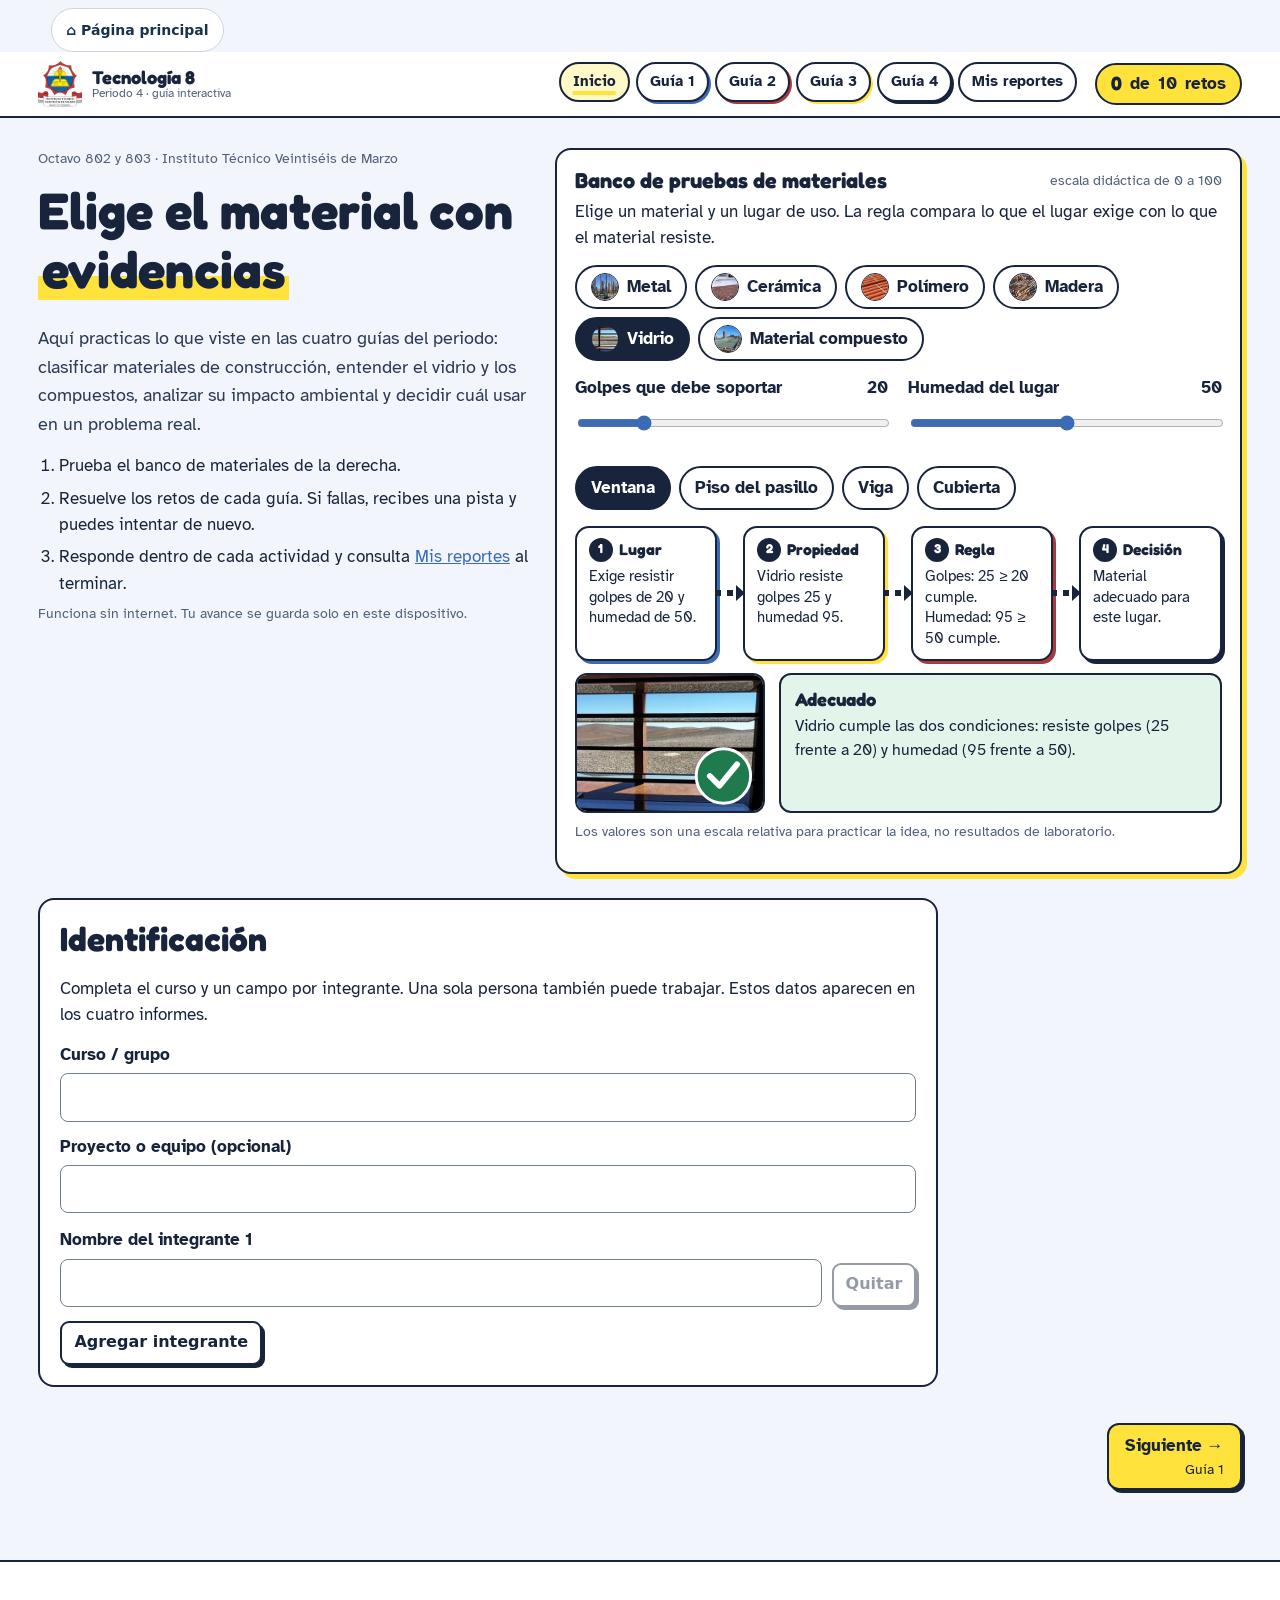
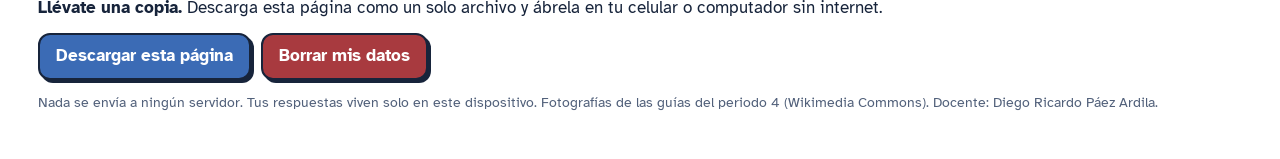
<file: octavo/guia-interactiva/index.html>
<!doctype html>
<html lang="es"><head><meta charset="utf-8"><meta name="viewport" content="width=device-width,initial-scale=1"><meta name="description" content="Guía interactiva de estudio de Tecnología para octavo: materiales de construcción, vidrio, compuestos, impacto ambiental y selección de materiales."><meta name="theme-color" content="#17243B"><title>Tecnología 8 · guía interactiva del periodo 4</title><link rel="icon" type="image/png" href="[data-uri]"><link rel="stylesheet" href="../../assets/octavo-guia/estilos.css"></head><body><link rel="stylesheet" href="../../assets/comun/volver.css"><div class="home-return"><a href="../../index.html" aria-label="Ir a la portada principal">⌂ Página principal</a></div><a class="skip" href="#contenido">Saltar al contenido</a>
<header class="top">
 <div class="top-in">
  <a class="brand" href="#inicio"><img src="[data-uri]" alt="Escudo del Instituto Técnico Veintiséis de Marzo"><span>Tecnología 8<small>Periodo 4 · guía interactiva</small></span></a>
  <nav class="guides" id="tabs" aria-label="Pestañas de la guía"><a href="#inicio" data-tab="inicio">Inicio</a><a href="#guia1" data-tab="guia1">Guía 1</a><a href="#guia2" data-tab="guia2">Guía 2</a><a href="#guia3" data-tab="guia3">Guía 3</a><a href="#guia4" data-tab="guia4">Guía 4</a><a href="#cuaderno" data-tab="cuaderno">Mis reportes</a></nav>
  <div class="counter" role="status" aria-live="polite"><b id="count">0</b> de <span id="total">10</span> retos</div>
 </div>
</header>

<main id="contenido" tabindex="-1">
<div class="wrap"><div id="warn" class="warn" role="alert" hidden>Este navegador no permite guardar tu avance. Puedes seguir trabajando, pero descarga tu avance antes de cerrar la página.</div></div>

<section class="hero" id="inicio">
 <div class="wrap hero-grid">
  <div>
   <p class="note-s">Octavo 802 y 803 · Instituto Técnico Veintiséis de Marzo</p>
   <h1 tabindex="-1">Elige el material con <span>evidencias</span></h1>
   <p class="lead">Aquí practicas lo que viste en las cuatro guías del periodo: clasificar materiales de construcción, entender el vidrio y los compuestos, analizar su impacto ambiental y decidir cuál usar en un problema real.</p>
   <ol class="how">
    <li>Prueba el banco de materiales de la derecha.</li>
    <li>Resuelve los retos de cada guía. Si fallas, recibes una pista y puedes intentar de nuevo.</li>
    <li>Responde dentro de cada actividad y consulta <a href="#cuaderno">Mis reportes</a> al terminar.</li>
   </ol>
   <p class="note-s">Funciona sin internet. Tu avance se guarda solo en este dispositivo.</p>
  </div>
  <div class="panel tint-yellow" id="lab" aria-labelledby="labt">
   <div class="lab-title"><h2 id="labt">Banco de pruebas de materiales</h2><span class="note-s">escala didáctica de 0 a 100</span></div>
   <p>Elige un material y un lugar de uso. La regla compara lo que el lugar exige con lo que el material resiste.</p>
   <div class="chips" id="lab-mats" role="group" aria-label="Material"></div>
   <div class="sliders">
    <div class="sl"><label for="sl-golpe">Golpes que debe soportar <output id="o-golpe">50</output></label><input id="sl-golpe" type="range" min="0" max="100" value="50"></div>
    <div class="sl"><label for="sl-hum">Humedad del lugar <output id="o-hum">50</output></label><input id="sl-hum" type="range" min="0" max="100" value="50"></div>
   </div>
   <div class="chips" id="lab-places" role="group" aria-label="Lugares de uso"></div>
   <div class="chain" aria-hidden="false">
    <div class="node"><span class="arrow" aria-hidden="true"></span><h4><span class="n">1</span>Lugar</h4><p id="n1"></p></div>
    <div class="node"><span class="arrow" aria-hidden="true"></span><h4><span class="n">2</span>Propiedad</h4><p id="n2"></p></div>
    <div class="node"><span class="arrow" aria-hidden="true"></span><h4><span class="n">3</span>Regla</h4><p id="n3"></p></div>
    <div class="node"><h4><span class="n">4</span>Decisión</h4><p id="n4"></p></div>
   </div>
   <div class="verdict">
    <div class="slab" id="slab"><img id="slab-img" alt=""><svg id="slab-fx" viewBox="0 0 190 140" aria-hidden="true"></svg></div>
    <div class="say" id="say" role="status" aria-live="polite"></div>
   </div>
   <p class="note-s" style="margin-top:8px">Los valores son una escala relativa para practicar la idea, no resultados de laboratorio.</p>
  </div>
 </div>
<div class="wrap"><section class="identity-box" id="team"></section></div></section>

<!-- GUIA 1 -->
<section class="guide tint-blue" id="guia1" hidden aria-labelledby="t1">
 <div class="wrap">
  <div class="g-head">
   <div class="g-num" aria-hidden="true">1</div>
   <div><h2 id="t1" tabindex="-1">Materiales de construcción: clasificación y cerámicas</h2><p class="g-meta">Clases 1 y 2 · 2 retos</p><p class="g-obj">Objetivo: reconocer los seis grupos de materiales por sus propiedades y explicar por qué las cerámicas se usan tanto.</p></div>
   <div class="sello" id="sello-1" hidden></div>
  </div>
  <div class="g-body">
   <div class="mosaic" id="mosaic" role="list"></div>
   <div class="figs">
    <figure><img src="[data-uri]" alt="Tejas de barro acanaladas en un techo"><figcaption>Teja de barro: la forma acanalada ayuda a evacuar el agua lluvia.</figcaption></figure>
    <figure><img src="[data-uri]" alt="Baldosas cerámicas decorativas de un piso"><figcaption>Baldosa cerámica: superficie dura, decorativa y fácil de limpiar.</figcaption></figure>
   </div>
   <article class="reto" id="reto-r1"></article>
   <article class="reto quiz" id="reto-r2"></article>
   <details class="gl" id="gl-1"><summary>Glosario de la guía 1</summary><dl>
    <dt>Propiedad</dt><dd>Característica de un material que determina cómo responde: su peso, su dureza, si se oxida o si deja pasar la luz.</dd>
    <dt>Cerámica</dt><dd>Material que se fabrica moldeando arcilla y horneándola a alta temperatura. Resiste el peso, pero es frágil ante golpes.</dd>
    <dt>Polímero</dt><dd>Material liviano y fácil de moldear que no se oxida ni se pudre con el agua; se daña con calor extremo o rayos UV.</dd>
    <dt>Oxidación</dt><dd>Deterioro de un metal por el contacto con el agua y el aire.</dd>
    <dt>Material compuesto</dt><dd>Material que une dos o más materiales distintos para combinar sus ventajas, como el concreto reforzado.</dd>
    <dt>Aislante térmico</dt><dd>Material que deja pasar poco calor.</dd>
   </dl></details>
  </div>
 </div>
</section>

<!-- GUIA 2 -->
<section class="guide tint-red" id="guia2" hidden aria-labelledby="t2">
 <div class="wrap">
  <div class="g-head">
   <div class="g-num" aria-hidden="true">2</div>
   <div><h2 id="t2" tabindex="-1">El vidrio y los materiales compuestos</h2><p class="g-meta">Clases 3 y 4 · 3 retos</p><p class="g-obj">Objetivo: justificar el uso de un material con propiedades, no solo con ejemplos.</p></div>
   <div class="sello" id="sello-2" hidden></div>
  </div>
  <div class="g-body">
   <div class="panel tint-red" id="vtabs">
    <h3>Tres vidrios, tres formas de romperse</h3>
    <div class="tabs" role="group" aria-label="Tipo de vidrio" id="vtab-btns"></div>
    <div class="tabpanel"><svg id="vsvg" viewBox="0 0 280 180" role="img" aria-label=""></svg><div id="vtext" aria-live="polite"></div></div>
   </div>
   <div class="two">
    <figure><img src="[data-uri]" alt="Superficie de vidrio templado roto en muchos pedazos pequeños"><figcaption>Vidrio templado roto: el tratamiento térmico cambia la forma en que se fragmenta.</figcaption></figure>
    <figure><img src="[data-uri]" alt="Canto de una tabla de madera contrachapada con láminas pegadas"><figcaption>Madera contrachapada (triplex): láminas de madera pegadas una sobre otra.</figcaption></figure>
   </div>
   <article class="reto" id="reto-r3"></article>
   <article class="reto" id="reto-r4"></article>
   <article class="reto" id="reto-r5"></article>
   <details class="gl" id="gl-2"><summary>Glosario de la guía 2</summary><dl>
    <dt>Sílice</dt><dd>Componente principal del vidrio común; está presente en la arena.</dd>
    <dt>Sólido amorfo</dt><dd>Sólido sin estructura cristalina ordenada, como el vidrio.</dd>
    <dt>Transparente y translúcido</dt><dd>Un vidrio transparente permite distinguir con claridad lo que hay detrás; uno translúcido deja pasar luz, pero dispersa la imagen.</dd>
    <dt>Dureza y fragilidad</dt><dd>La dureza es la resistencia al rayado o a la penetración. La fragilidad es la tendencia a romperse con poca deformación. Un material puede ser duro y frágil.</dd>
    <dt>Matriz y refuerzo</dt><dd>En un compuesto, la matriz mantiene unidos y protege los demás componentes; el refuerzo aporta resistencia o rigidez.</dd>
    <dt>Compresión y tracción</dt><dd>La compresión aprieta el material; la tracción lo estira. El concreto resiste bien la compresión y el acero ayuda con la tracción.</dd>
   </dl></details>
  </div>
 </div>
</section>

<!-- GUIA 3 -->
<section class="guide tint-yellow" id="guia3" hidden aria-labelledby="t3">
 <div class="wrap">
  <div class="g-head">
   <div class="g-num" aria-hidden="true">3</div>
   <div><h2 id="t3" tabindex="-1">Impacto ambiental y selección de materiales</h2><p class="g-meta">Clases 5 y 6 · 3 retos</p><p class="g-obj">Objetivo: argumentar por qué un material es más adecuado para una situación, no cuál es bueno o malo.</p></div>
   <div class="sello" id="sello-3" hidden></div>
  </div>
  <div class="g-body">
   <div class="two">
    <figure><img src="[data-uri]" alt="Cantera con roca removida y cielo con nubes"><figcaption>En una cantera se extraen piedra y arena. Al remover el terreno pueden cambiar los hábitats y producirse polvo.</figcaption></figure>
    <div class="panel flat tint-yellow"><h3>De dónde viene un material y qué pasa después</h3><p>Una viga de madera empieza con un árbol; un bloque de piedra, en una cantera. Luego vienen la transformación, el transporte, el uso y el mantenimiento. Cada etapa puede afectar el ambiente.</p><p>Al terminar su uso, una viga puede reutilizarse y la piedra recuperada puede servir en otra obra. Reciclar también requiere energía y transporte. Compara esas opciones con extraer material nuevo. En los retos, identifica en qué etapa aparece el impacto y qué medida reduce su causa.</p></div>
   </div>
   <article class="reto" id="reto-r6"></article>
   <article class="reto" id="reto-r7"></article>
   <article class="reto" id="reto-r8"></article>
   <details class="gl" id="gl-3"><summary>Glosario de la guía 3</summary><dl>
    <dt>Ciclo de vida</dt><dd>Conjunto de etapas desde la obtención de materias primas hasta el final de uso del producto.</dd>
    <dt>Recurso renovable</dt><dd>Puede regenerarse en escalas de tiempo humanas si se maneja adecuadamente.</dd>
    <dt>Recurso no renovable</dt><dd>Existe en cantidades limitadas o tarda tiempos geológicos en formarse.</dd>
    <dt>Energía incorporada</dt><dd>Energía usada para extraer, transformar, transportar y preparar un material antes de que entre en servicio.</dd>
    <dt>Durabilidad</dt><dd>Un material durable necesita menos reemplazos.</dd>
    <dt>Circularidad</dt><dd>Busca mantener productos y materiales en uso mediante reparación, reutilización y reciclaje.</dd>
    <dt>Trade-off (compromiso)</dt><dd>Lo que se renuncia en un criterio para ganar en otro. Ningún material es perfecto.</dd>
   </dl></details>
  </div>
 </div>
</section>

<!-- GUIA 4 -->
<section class="guide tint-ink" id="guia4" hidden aria-labelledby="t4">
 <div class="wrap">
  <div class="g-head">
   <div class="g-num" aria-hidden="true">4</div>
   <div><h2 id="t4" tabindex="-1">Cierre: proponiendo una solución con materiales de construcción</h2><p class="g-meta">Clase 7 · 2 retos</p><p class="g-obj">Objetivo: diseñar la cubierta de una zona de descanso y justificar el material con evidencias.</p></div>
   <div class="sello" id="sello-4" hidden></div>
  </div>
  <div class="g-body">
   <div class="panel tint-ink"><h3>El problema</h3><p>El colegio quiere construir la cubierta de una zona de descanso al aire libre. El lugar está expuesto a sol intenso y lluvia. La cubierta debe proteger del agua, aportar confort térmico, ser resistente, requerir un mantenimiento razonable y mantenerse dentro de un costo viable. También se considera el impacto ambiental del material.</p></div>
   <article class="reto" id="reto-r9"></article>
   <article class="reto" id="reto-r10"></article>
   <div class="panel tint-ink" id="doc-final">
    <h3>Secciones de tu documento final</h3>
    <p>Marca cada parte cuando ya la tengas en tu guía.</p>
    <div class="progress" aria-hidden="true"><i id="doc-bar" style="width:0"></i></div>
    <p class="live" id="doc-txt" role="status"></p>
    <ul class="chk" id="doc-list"></ul>
   </div>
   <details class="gl" id="gl-4"><summary>Glosario de la guía 4</summary><dl>
    <dt>Criterio</dt><dd>Característica que permite comparar qué tan bien funciona una alternativa, por ejemplo el aislamiento térmico o la durabilidad.</dd>
    <dt>Restricción</dt><dd>Límite que no puede ignorarse, como el presupuesto disponible o la necesidad de resistir la lluvia.</dd>
    <dt>Aislamiento térmico</dt><dd>Capacidad de reducir el paso de calor.</dd>
    <dt>Corrosión</dt><dd>Deterioro de un metal por reacciones con el ambiente. El galvanizado ayuda a disminuirla.</dd>
    <dt>Expansión térmica y radiación UV</dt><dd>Algunos materiales cambian de tamaño con la temperatura o se degradan con el sol. El diseño debe prever estos efectos.</dd>
    <dt>Reciclabilidad</dt><dd>Posibilidad de recuperar el material al final de su uso. En un compuesto, separar los componentes puede ser más difícil.</dd>
    <dt>Matriz de decisión</dt><dd>Tabla que valora cada alternativa en cada criterio. Orienta la decisión, pero no reemplaza la justificación.</dd>
   </dl></details>
  </div>
 </div>
</section>

<!-- CUADERNO -->
<section class="guide" id="cuaderno" hidden aria-labelledby="tn" style="--accent:var(--blue)"><div class="wrap"><h2 id="tn" tabindex="-1">Mis reportes</h2><p>Revisa los pendientes y prepara un informe por guía. Responde dentro de cada actividad; la identificación se edita en Inicio.</p><div id="reportCards" class="report-cards"></div><details class="advance-tools"><summary>Guardar o recuperar mi avance</summary><button class="btn" id="backup-out" type="button">Guardar avance</button><button class="btn" id="backup-in" type="button">Recuperar avance</button><input id="backup-file" type="file" accept="application/json,.json" hidden><span class="saved" id="nb-status" role="status"></span></details></div></section>
</main>

<footer class="foot">
 <div class="wrap">
  <p><b>Llévate una copia.</b> Descarga esta página como un solo archivo y ábrela en tu celular o computador sin internet.</p>
  <div class="btnrow"><button class="btn blue" id="get-copy" type="button">Descargar esta página</button><button class="btn danger" id="wipe" type="button">Borrar mis datos</button></div>
  <p class="note-s">Nada se envía a ningún servidor. Tus respuestas viven solo en este dispositivo. Fotografías de las guías del periodo 4 (Wikimedia Commons). Docente: Diego Ricardo Páez Ardila.</p>
 </div>
</footer>
<dialog id="dlg" aria-labelledby="dlg-t"><h3 id="dlg-t">¿Borrar tus datos?</h3><p>Se borrarán tu avance, tus retos y tu avance de este dispositivo. No se puede deshacer.</p><div class="btnrow"><button class="btn" id="dlg-no" type="button">Cancelar</button><button class="btn danger" id="dlg-yes" type="button">Sí, borrar</button></div></dialog>
<script src="../../assets/octavo-guia/imagenes.js"></script>
<script src="../../assets/comun/copia.js"></script>
<script src="../../assets/octavo-guia/app.js"></script></body></html>
</file>
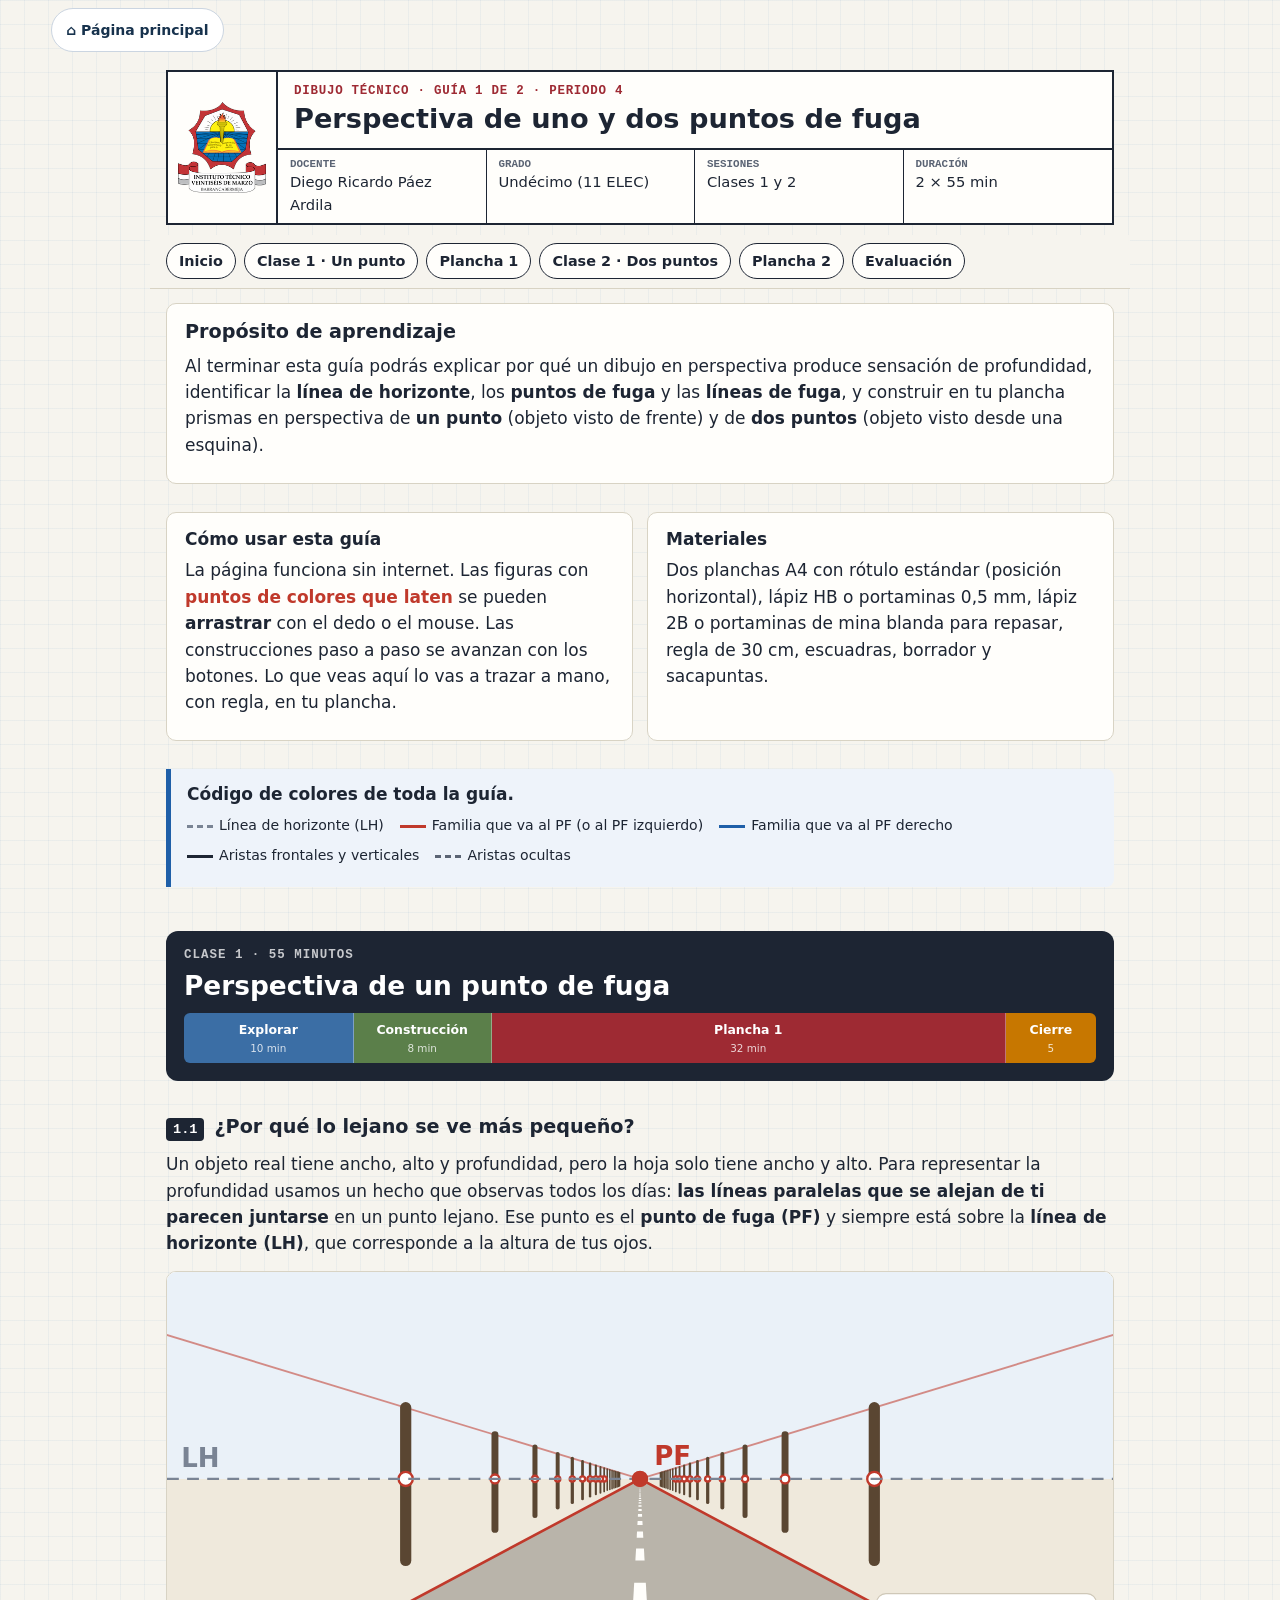
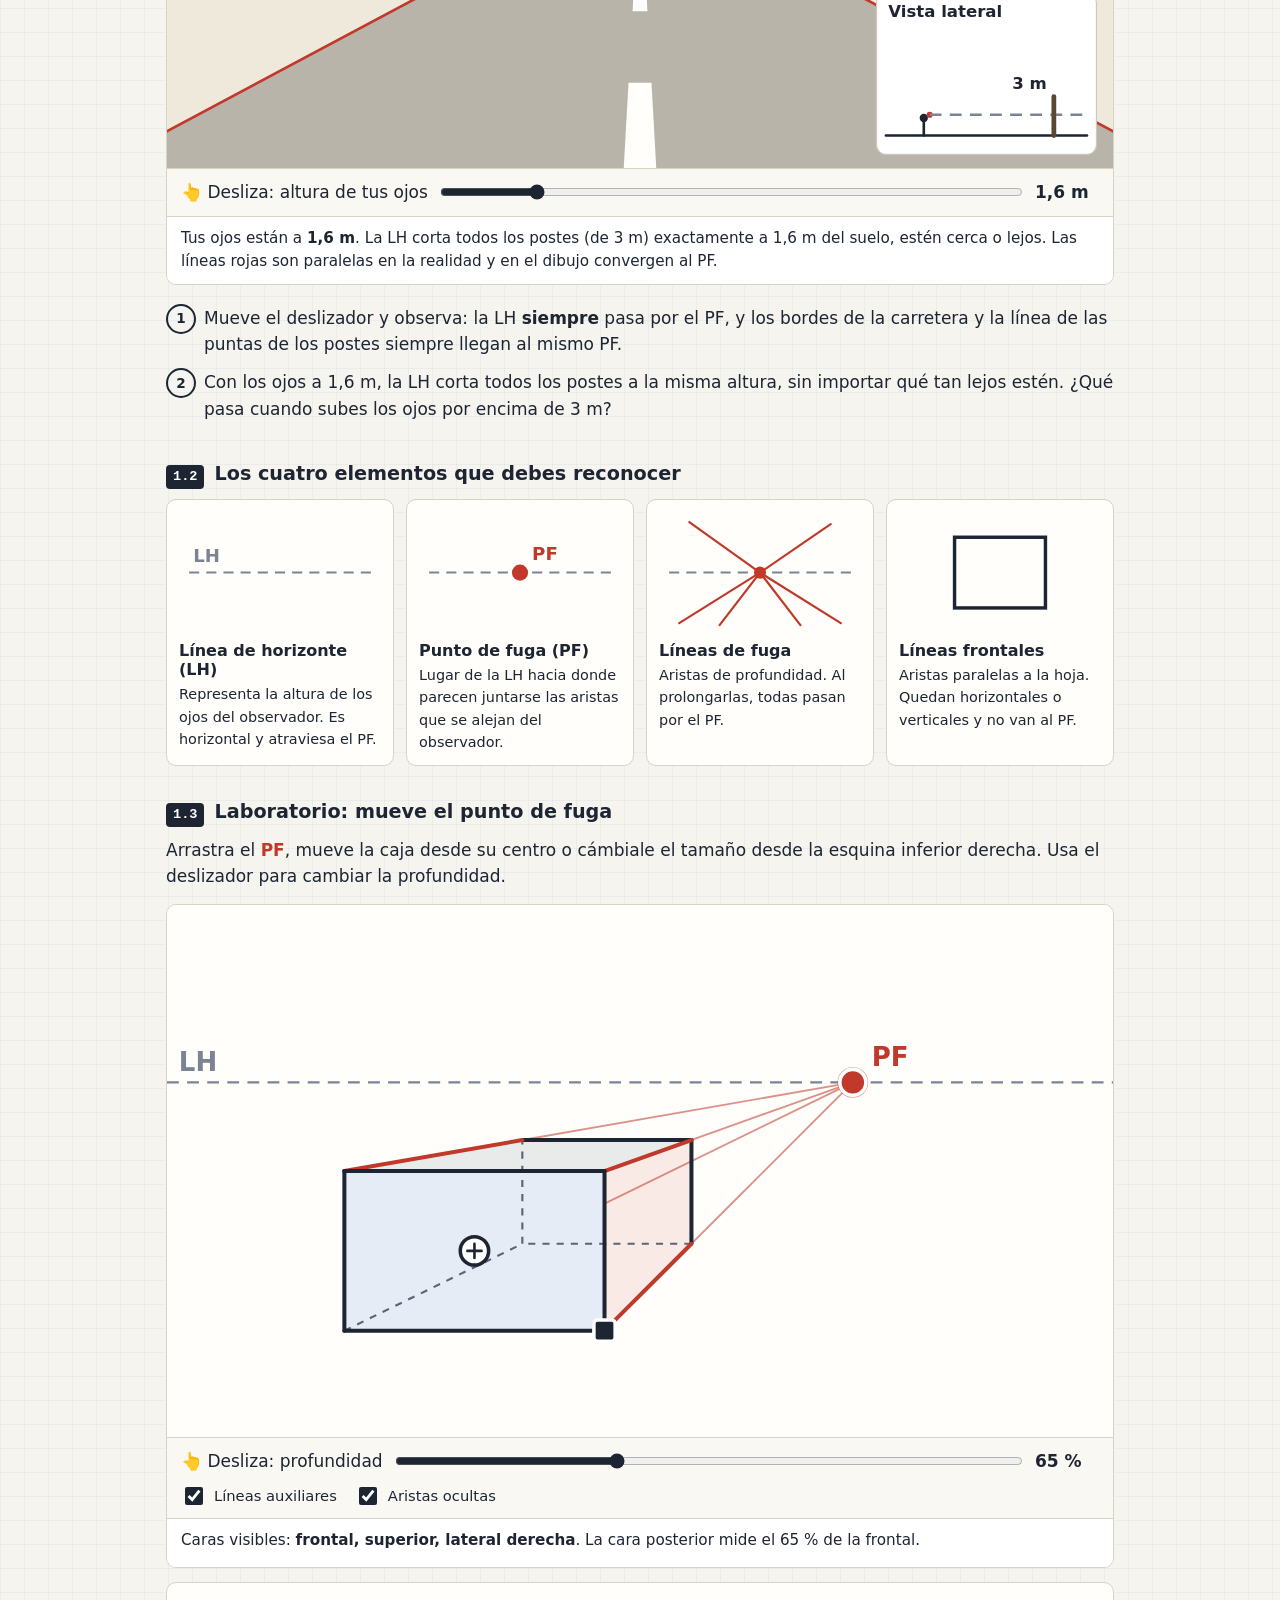
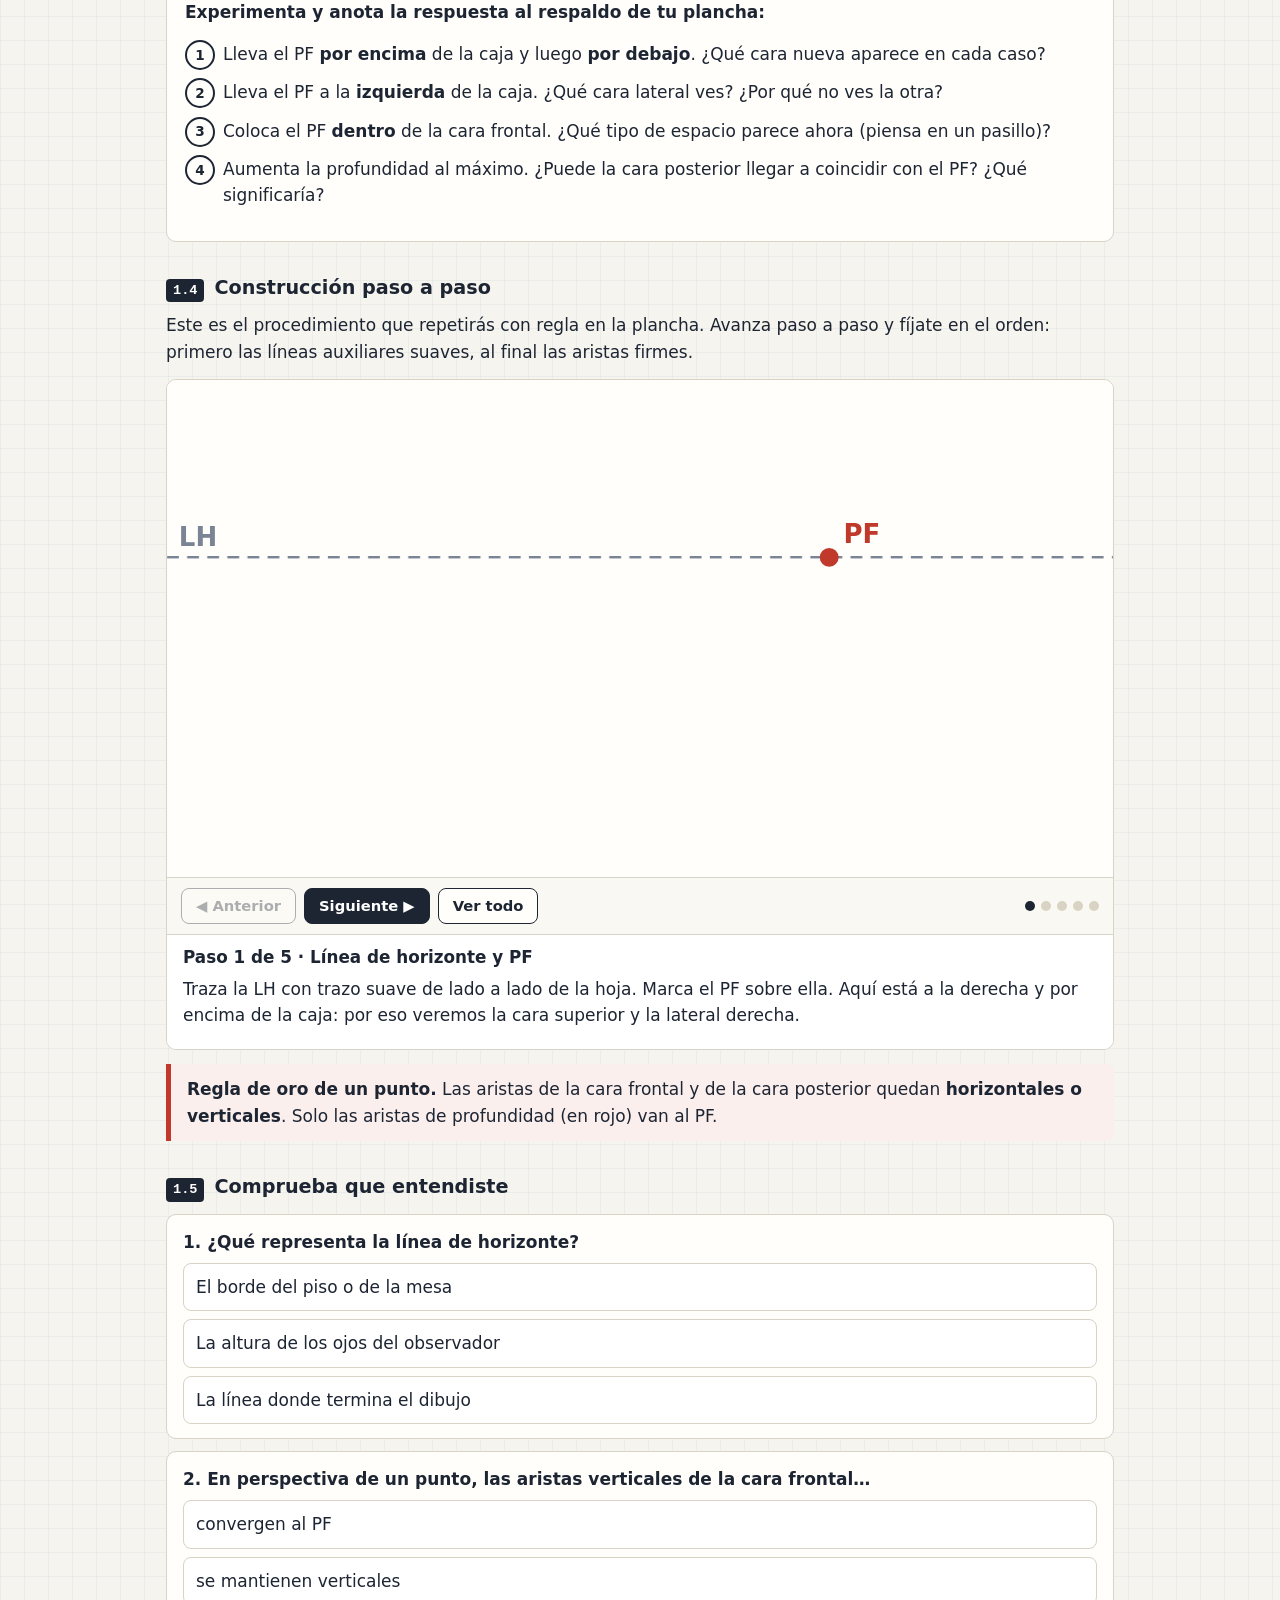
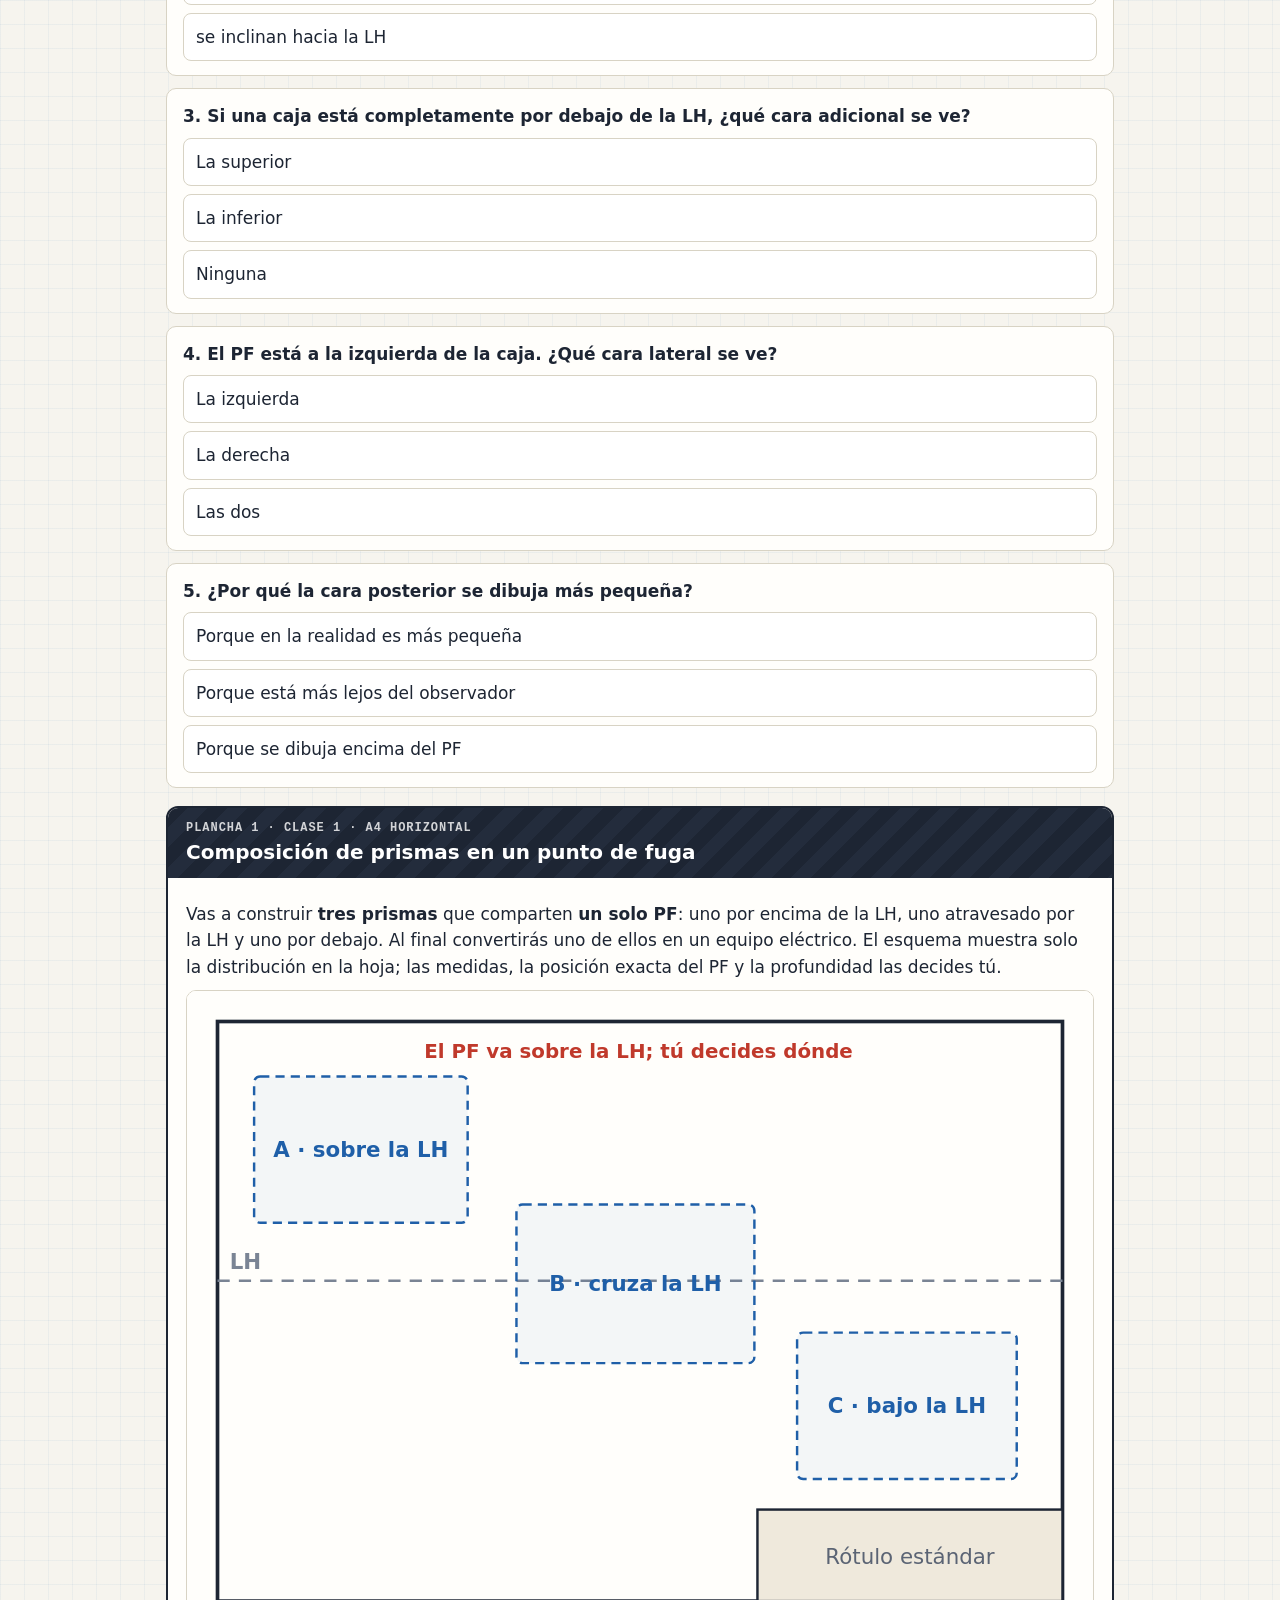
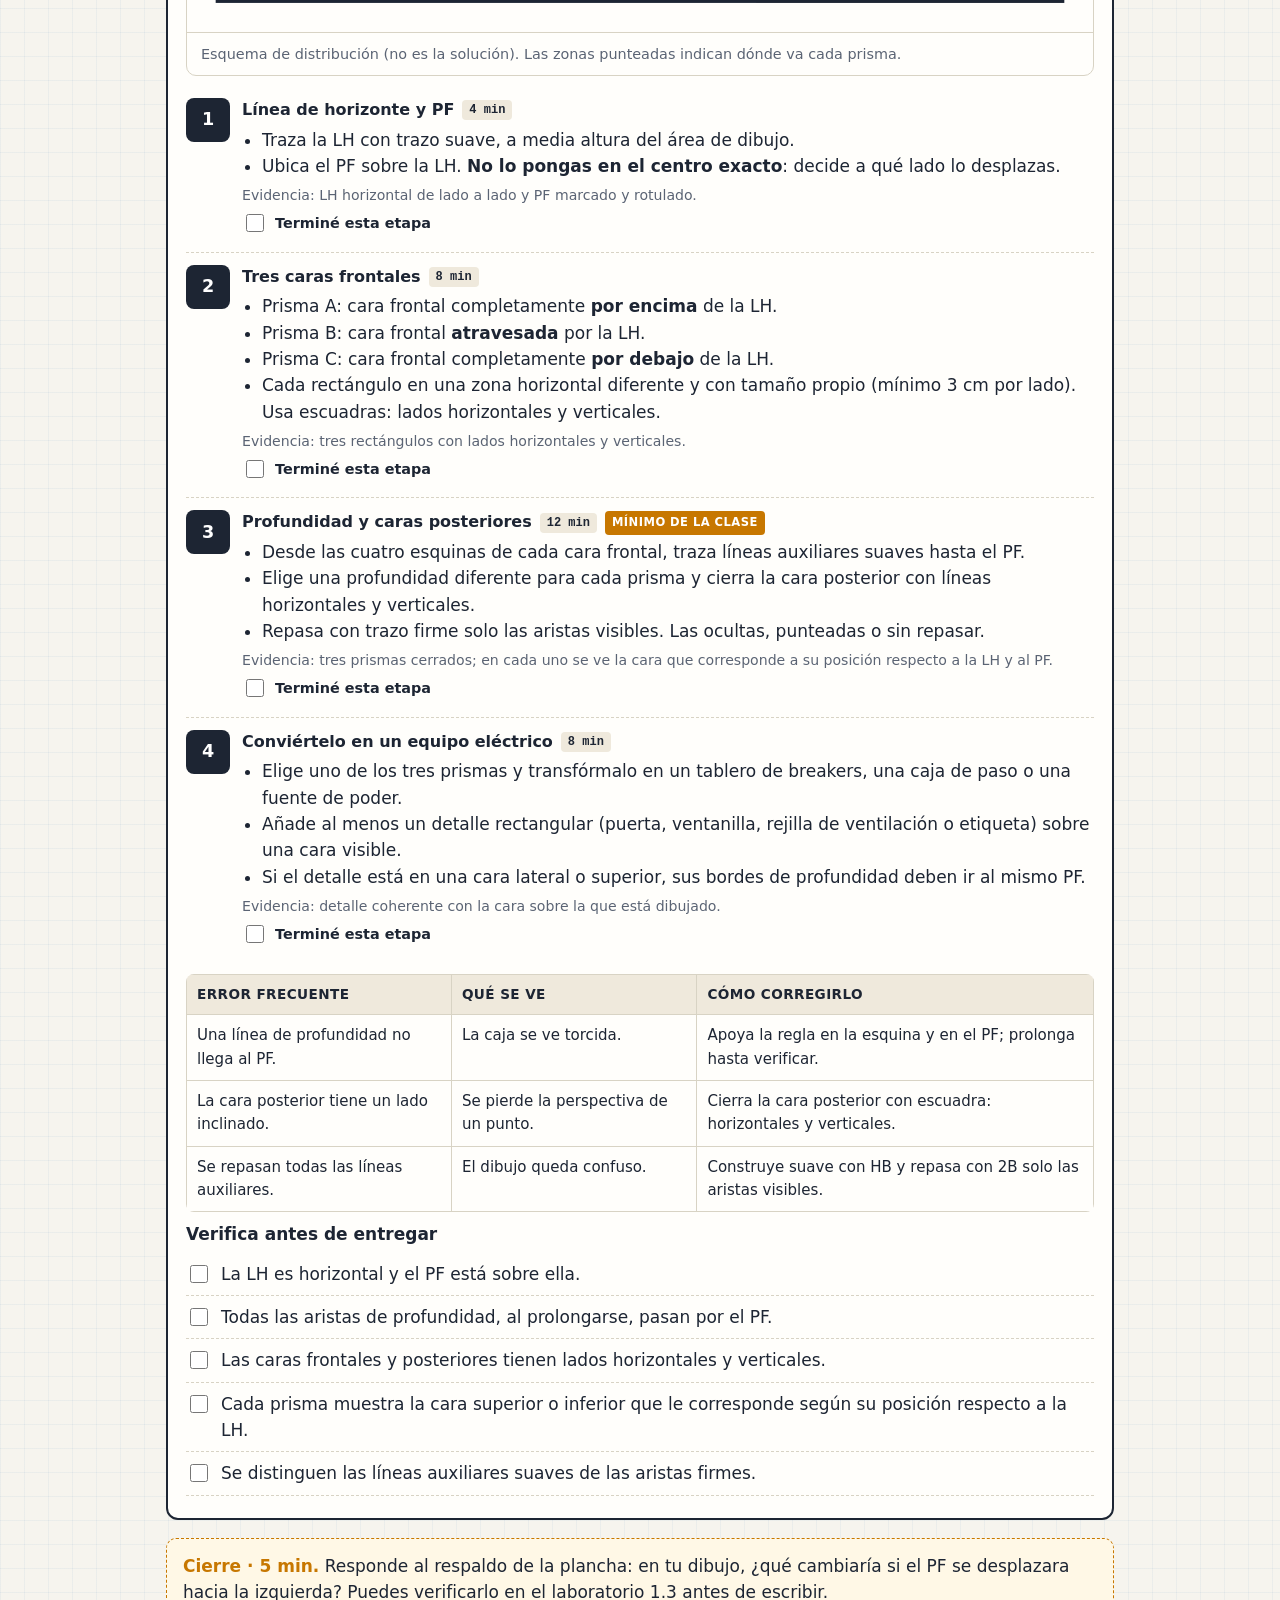
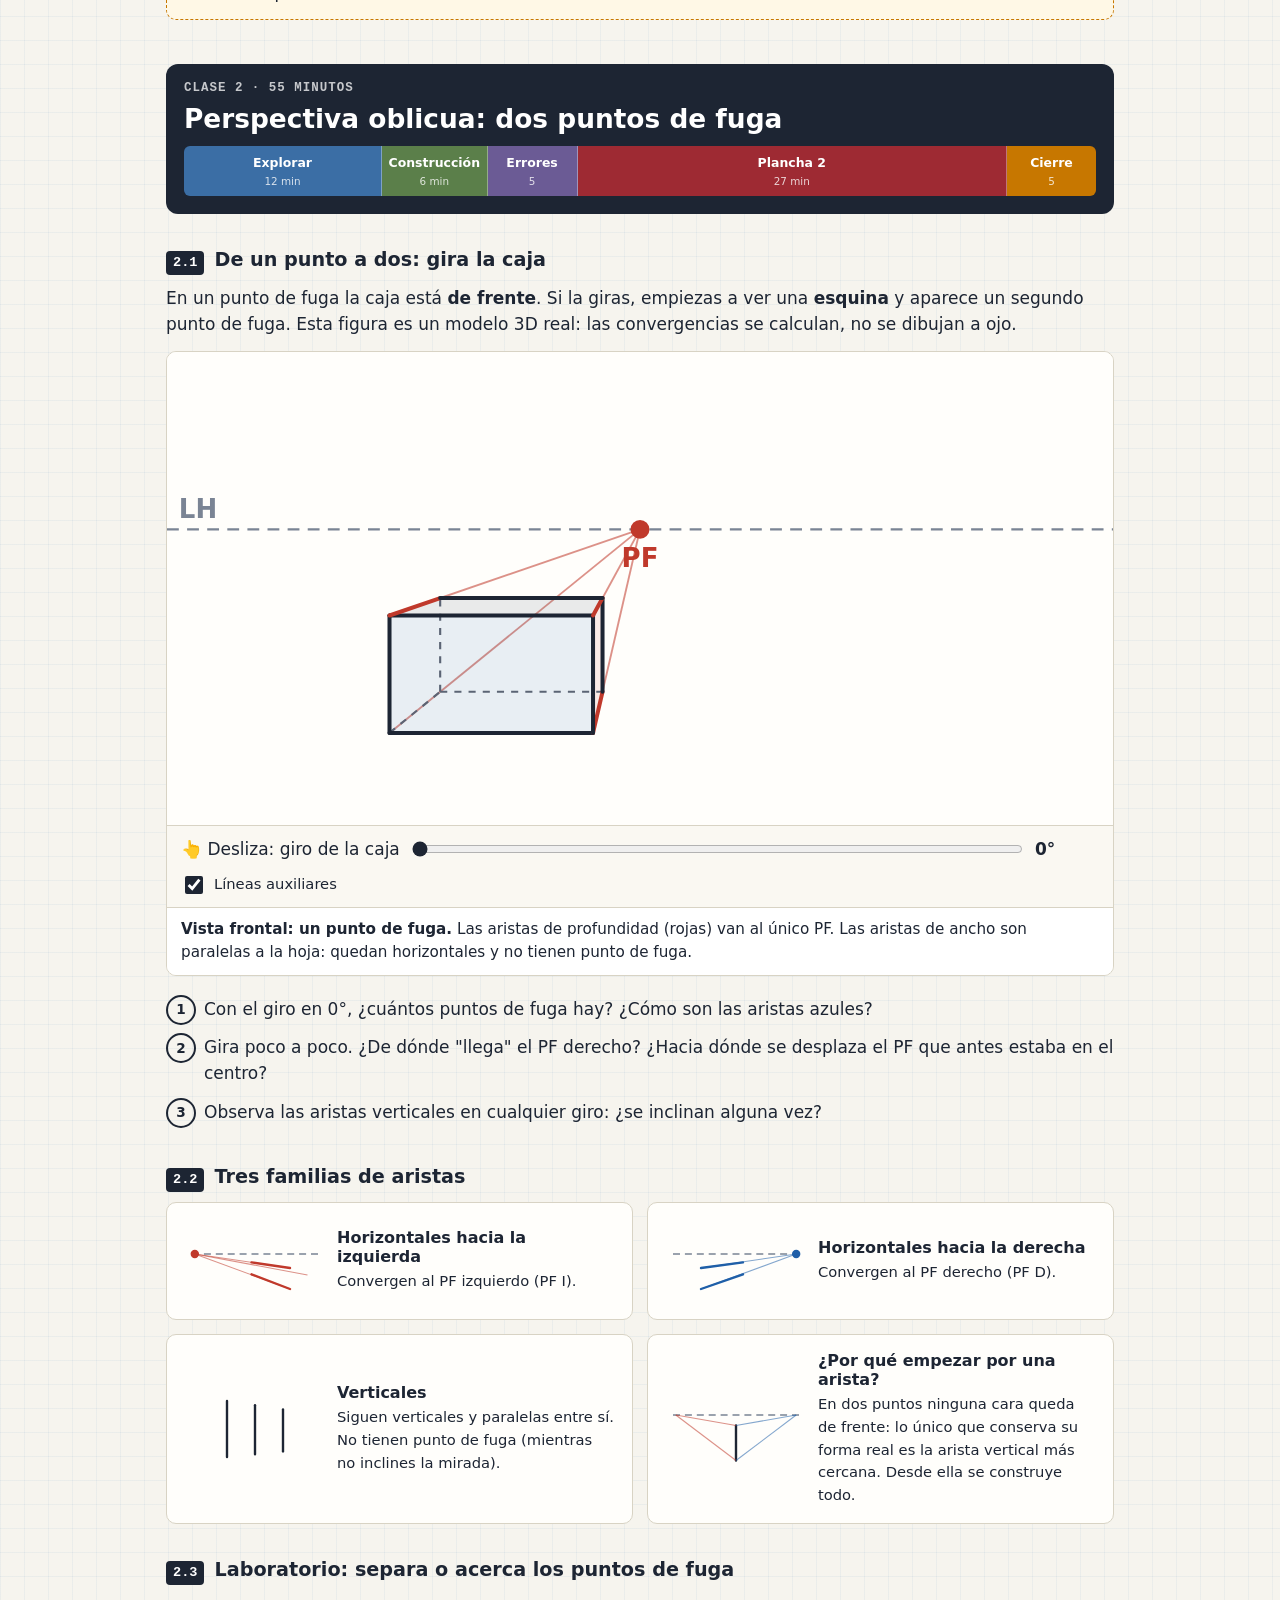
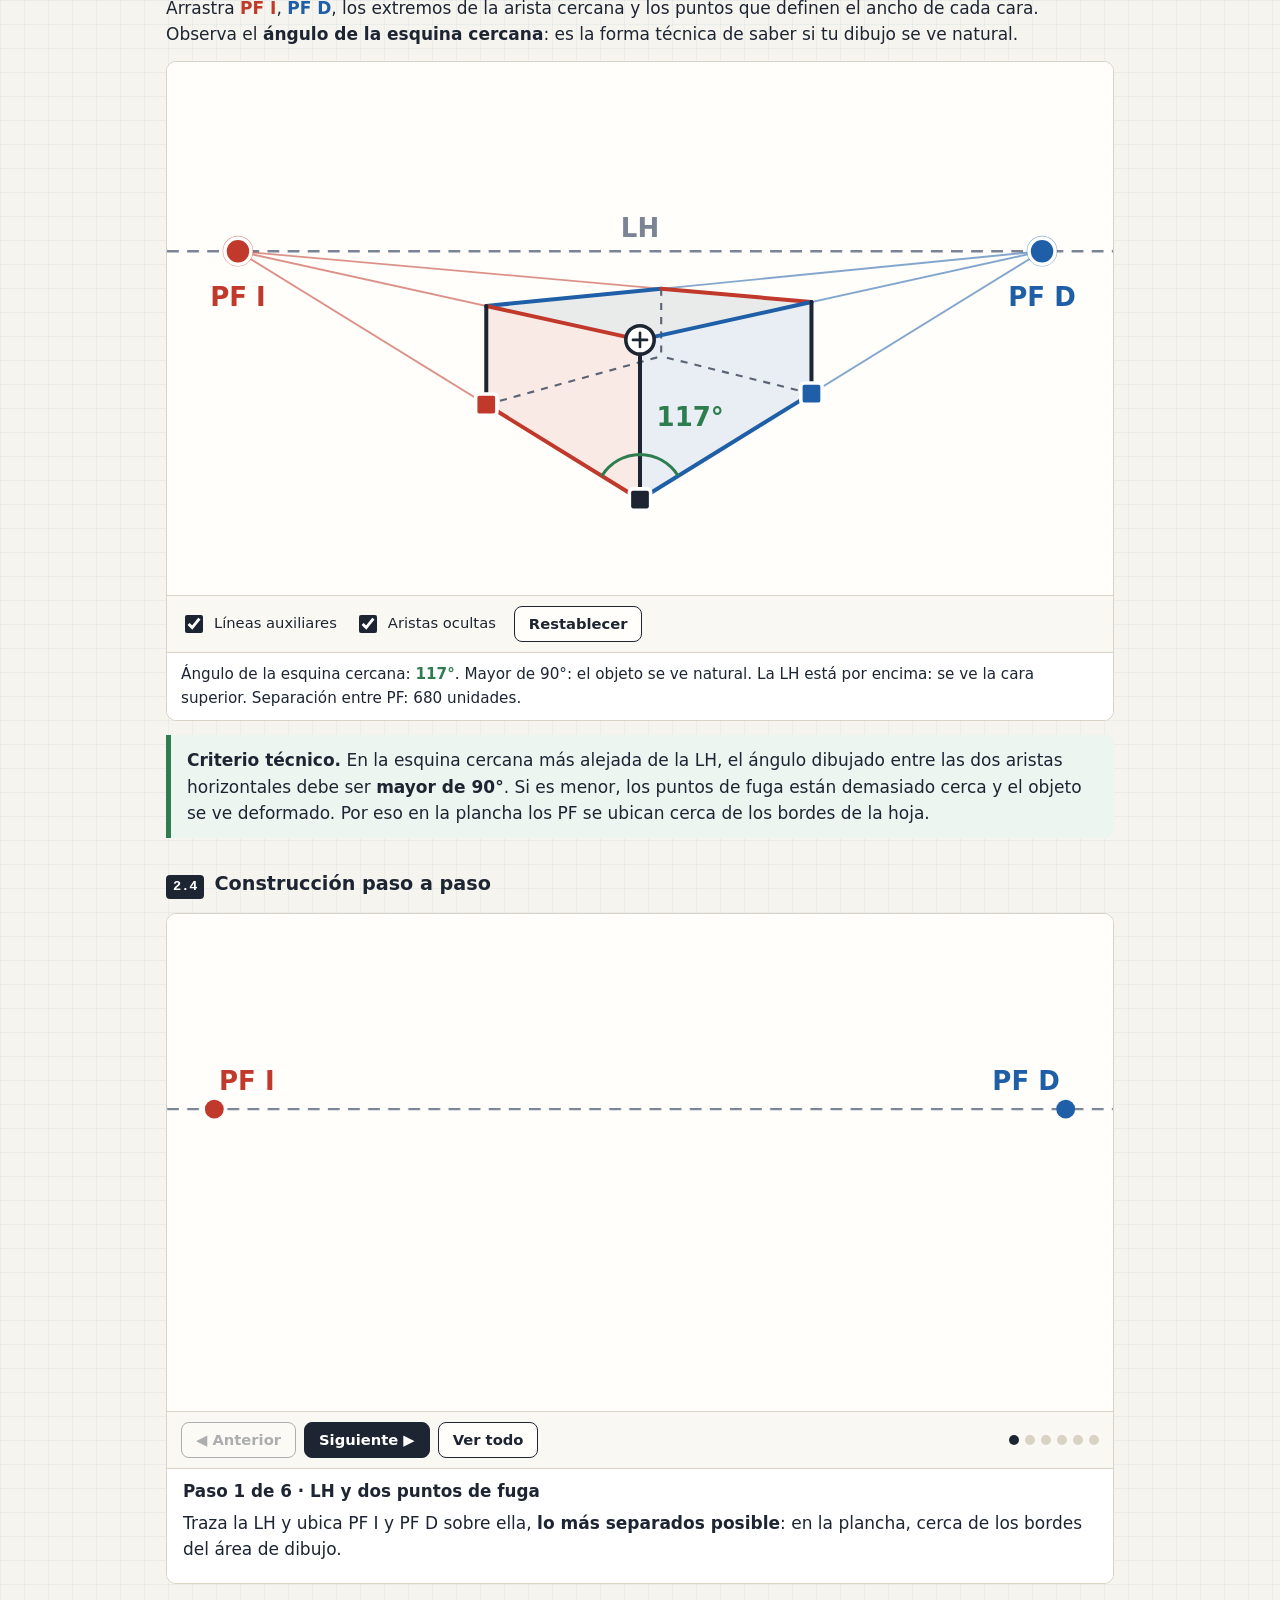
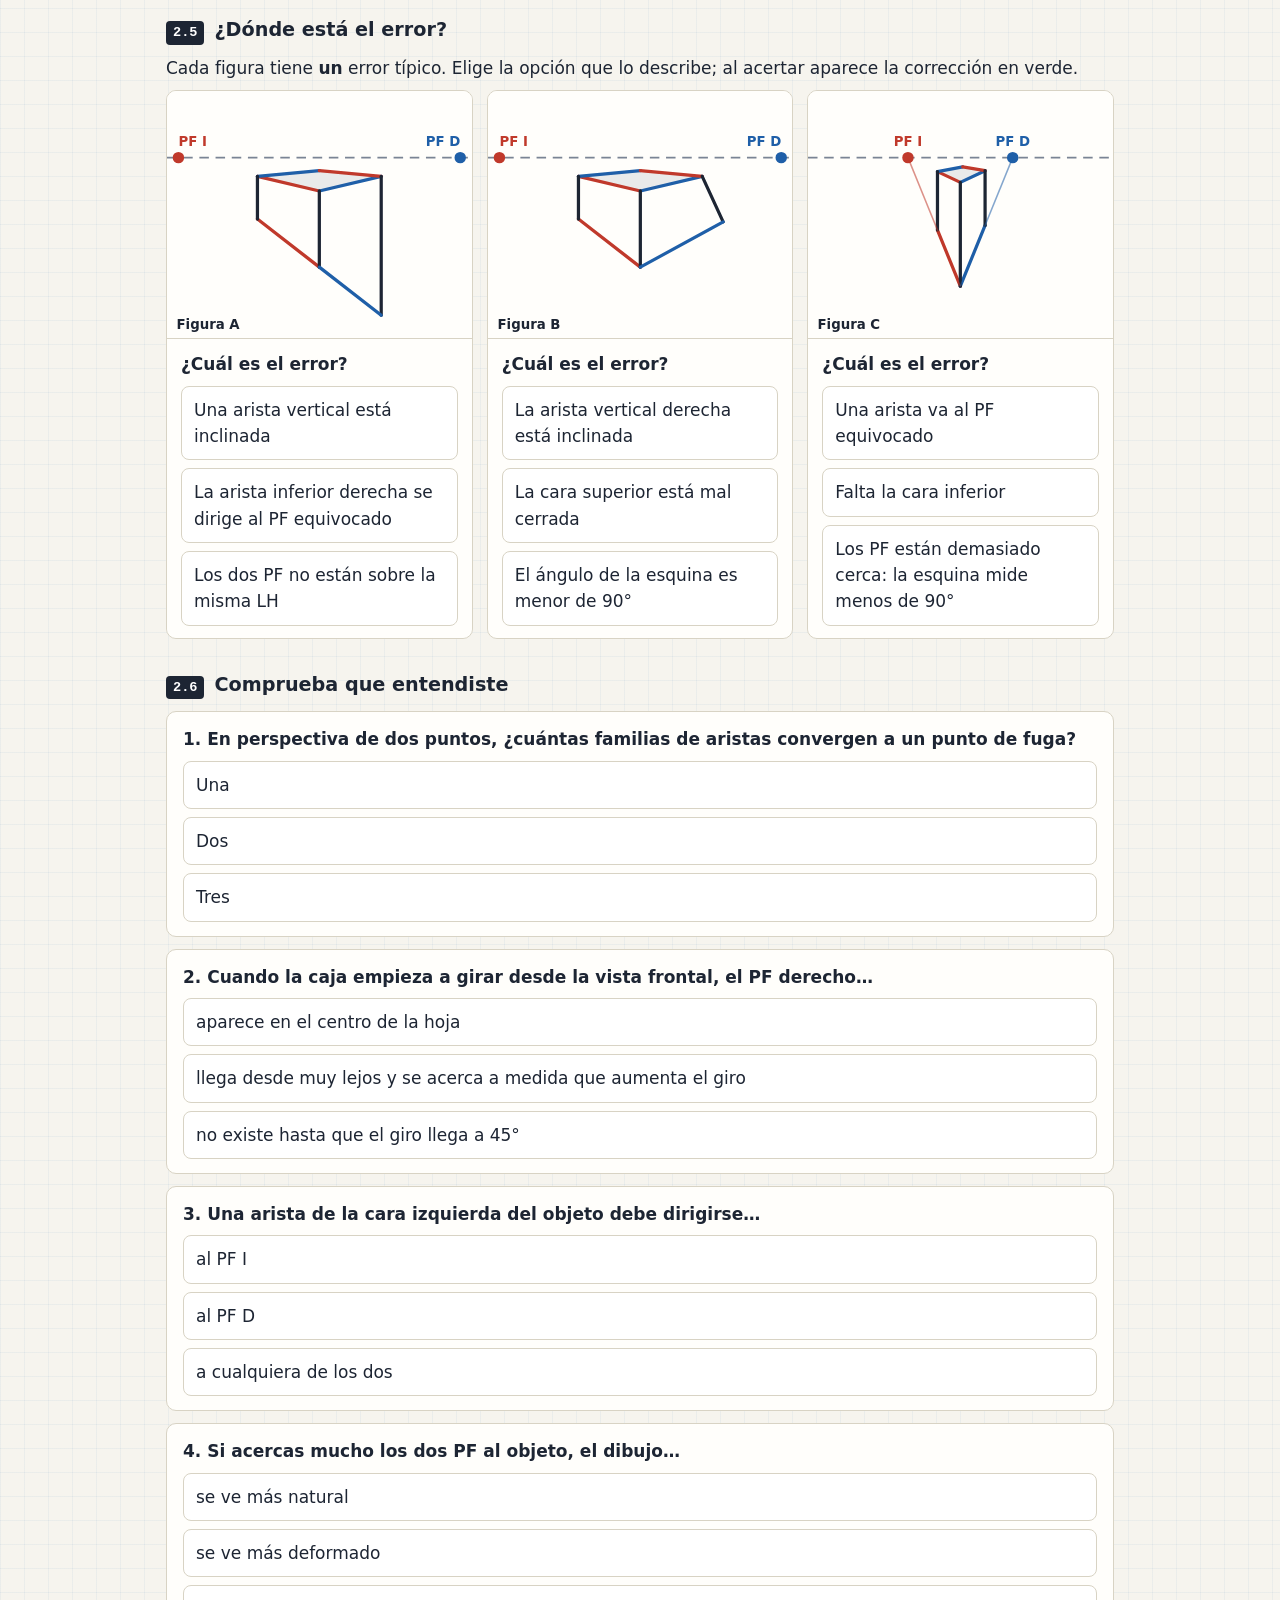
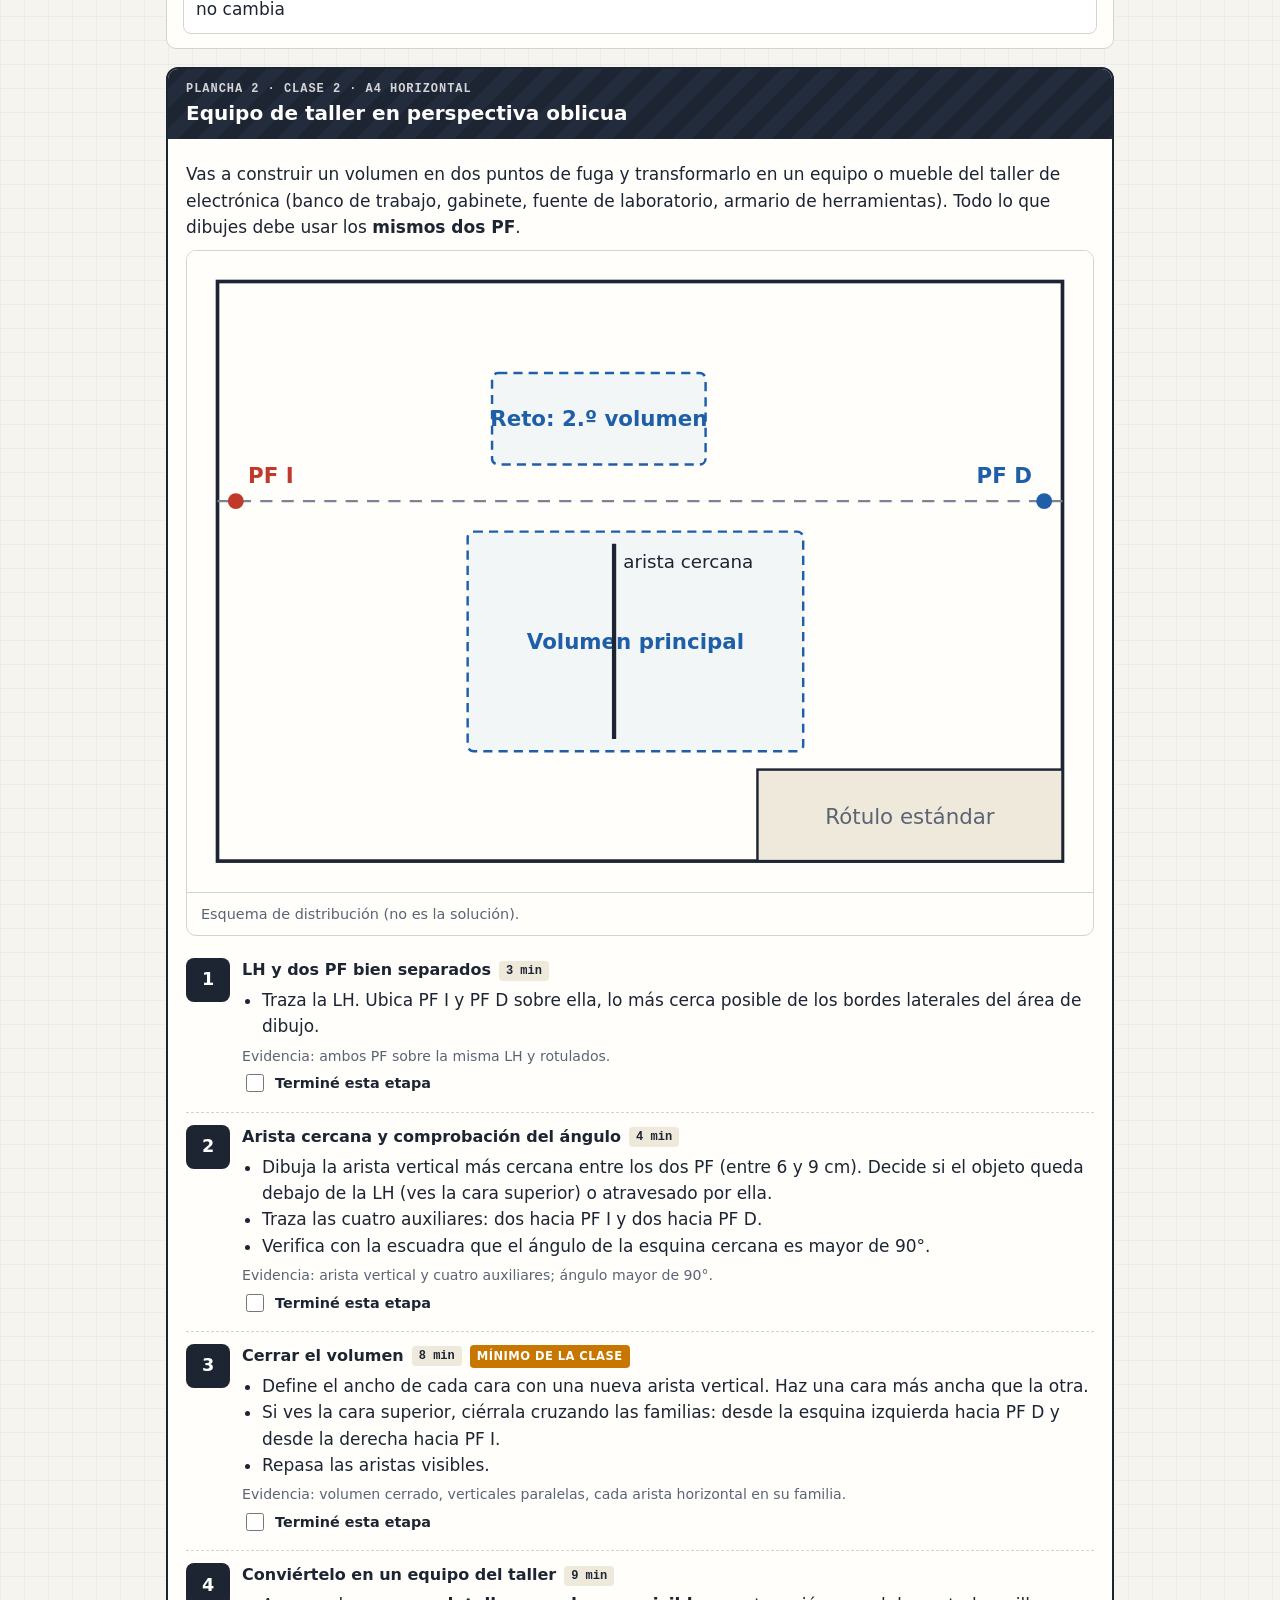
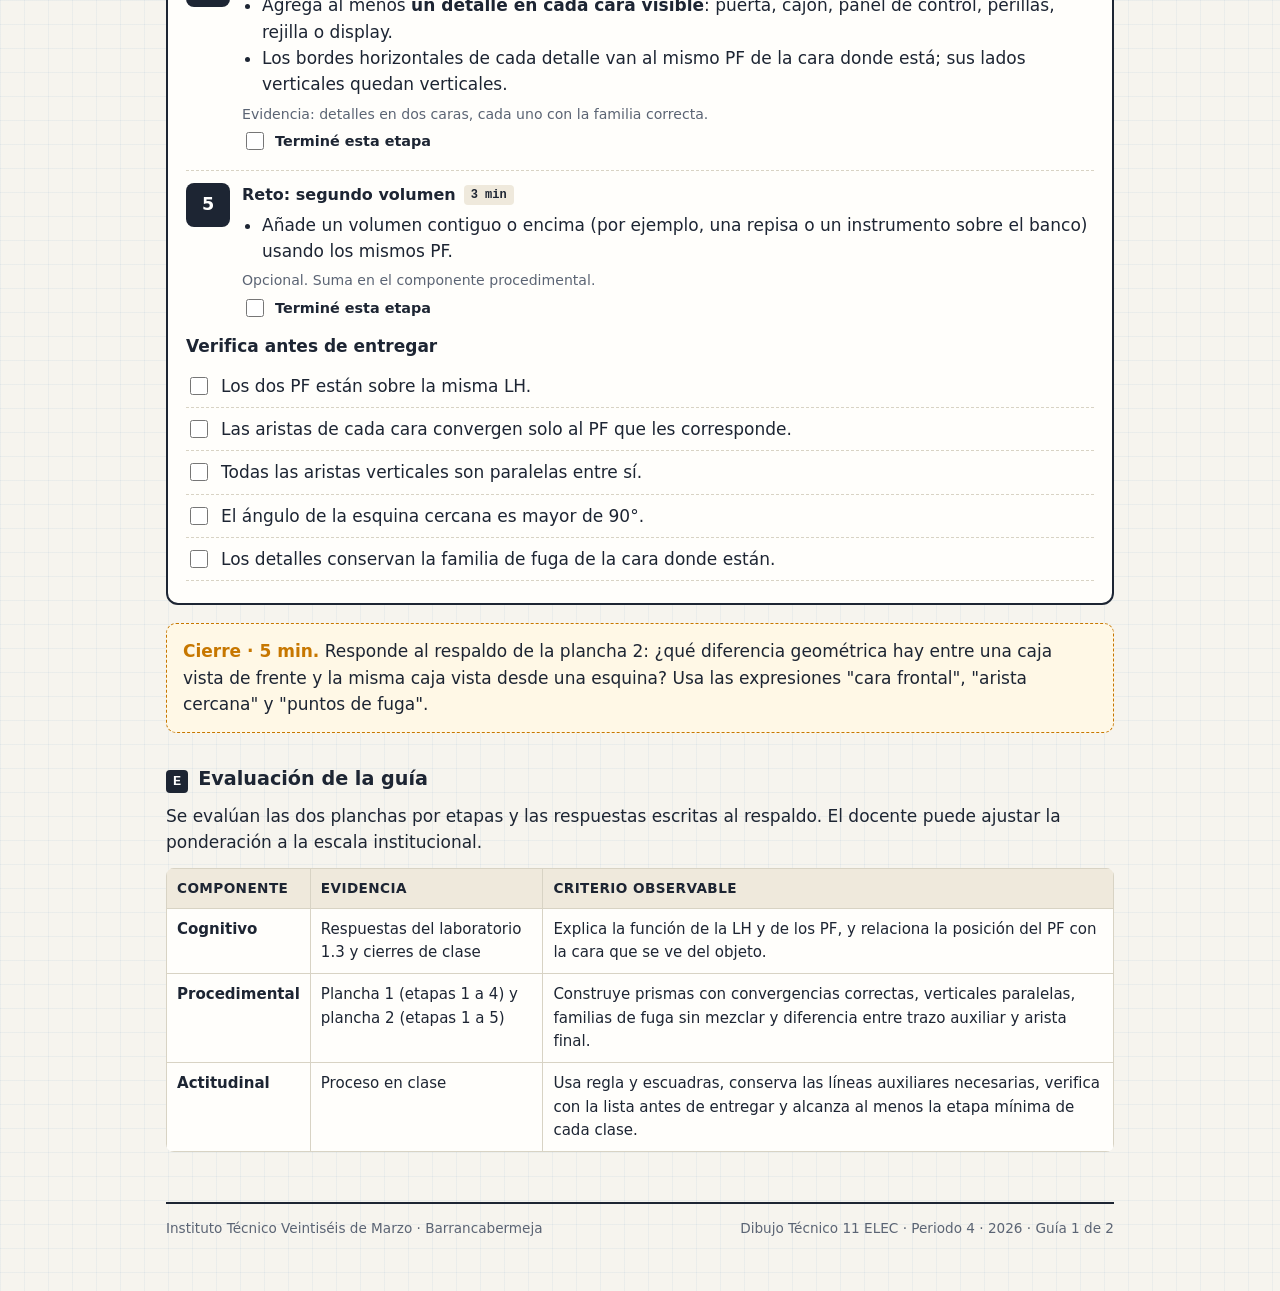
<file: once/dibujo-tecnico/index.html>
<!DOCTYPE html>
<html lang="es">
<head>
<meta charset="utf-8">
<meta name="viewport" content="width=device-width, initial-scale=1">
<title>Guía 1 · Perspectiva de 1 y 2 puntos de fuga</title>
<link rel="stylesheet" href="../../assets/dibujo-tecnico/estilos.css">
</head>
<body><link rel="stylesheet" href="../../assets/comun/volver.css"><div class="home-return"><a href="../../index.html" aria-label="Ir a la portada principal">⌂ Página principal</a></div>
<div class="wrap">

<header class="titleblock" id="inicio">
  <div class="logo"><img alt="Escudo Instituto Técnico Veintiséis de Marzo" src="[data-uri]"></div>
  <div class="tb-main">
    <div class="tb-title">
      <div class="kicker">Dibujo Técnico · Guía 1 de 2 · Periodo 4</div>
      <h1>Perspectiva de uno y dos puntos de fuga</h1>
    </div>
    <div class="tb-cells">
      <div><span>Docente</span>Diego Ricardo Páez Ardila</div>
      <div><span>Grado</span>Undécimo (11 ELEC)</div>
      <div><span>Sesiones</span>Clases 1 y 2</div>
      <div><span>Duración</span>2 × 55 min</div>
    </div>
  </div>
</header>

<nav class="tabs" aria-label="Secciones">
  <a href="#inicio">Inicio</a>
  <a href="#clase1">Clase 1 · Un punto</a>
  <a href="#plancha1">Plancha 1</a>
  <a href="#clase2">Clase 2 · Dos puntos</a>
  <a href="#plancha2">Plancha 2</a>
  <a href="#evaluacion">Evaluación</a>
</nav>

<section>
  <p class="rotate-hint">Consejo: gira el celular en posición horizontal para ver las figuras más grandes y arrastrar los puntos con mayor precisión.</p>
  <div class="card">
    <h3 style="margin-top:0">Propósito de aprendizaje</h3>
    <p>Al terminar esta guía podrás explicar por qué un dibujo en perspectiva produce sensación de profundidad, identificar la <b>línea de horizonte</b>, los <b>puntos de fuga</b> y las <b>líneas de fuga</b>, y construir en tu plancha prismas en perspectiva de <b>un punto</b> (objeto visto de frente) y de <b>dos puntos</b> (objeto visto desde una esquina).</p>
  </div>
  <div class="grid2">
    <div class="card">
      <h4>Cómo usar esta guía</h4>
      <p>La página funciona sin internet. Las figuras con <b class="c1">puntos de colores que laten</b> se pueden <b>arrastrar</b> con el dedo o el mouse. Las construcciones paso a paso se avanzan con los botones. Lo que veas aquí lo vas a trazar a mano, con regla, en tu plancha.</p>
    </div>
    <div class="card">
      <h4>Materiales</h4>
      <p>Dos planchas A4 con rótulo estándar (posición horizontal), lápiz HB o portaminas 0,5 mm, lápiz 2B o portaminas de mina blanda para repasar, regla de 30 cm, escuadras, borrador y sacapuntas.</p>
    </div>
  </div>
  <div class="note">
    <b>Código de colores de toda la guía.</b>
    <div class="legend">
      <span><i style="border-color:var(--lh);border-top-style:dashed"></i>Línea de horizonte (LH)</span>
      <span><i style="border-color:var(--pf1)"></i>Familia que va al PF (o al PF izquierdo)</span>
      <span><i style="border-color:var(--pf2)"></i>Familia que va al PF derecho</span>
      <span><i style="border-color:var(--ink)"></i>Aristas frontales y verticales</span>
      <span><i style="border-color:var(--muted);border-top-style:dashed"></i>Aristas ocultas</span>
    </div>
  </div>
</section>

<!-- ======================= CLASE 1 ======================= -->
<section id="clase1">
  <div class="class-head">
    <div class="kicker">Clase 1 · 55 minutos</div>
    <h2>Perspectiva de un punto de fuga</h2>
    <div class="timeline" aria-label="Distribución del tiempo">
      <div style="flex:10;background:#3b6ea5">Explorar<small>10 min</small></div>
      <div style="flex:8;background:#5b7f4a">Construcción<small>8 min</small></div>
      <div style="flex:32;background:#9e2a33">Plancha 1<small>32 min</small></div>
      <div style="flex:5;background:#c77700">Cierre<small>5</small></div>
    </div>
  </div>

  <h3><span class="n">1.1</span>¿Por qué lo lejano se ve más pequeño?</h3>
  <p>Un objeto real tiene ancho, alto y profundidad, pero la hoja solo tiene ancho y alto. Para representar la profundidad usamos un hecho que observas todos los días: <b>las líneas paralelas que se alejan de ti parecen juntarse</b> en un punto lejano. Ese punto es el <b>punto de fuga (PF)</b> y siempre está sobre la <b>línea de horizonte (LH)</b>, que corresponde a la altura de tus ojos.</p>
  <figure>
    <svg id="road" viewBox="0 0 800 420" aria-label="Carretera con postes en perspectiva"><g class="layer"></g></svg>
    <div class="controls">
      <div class="rng"><span>👆 Desliza: altura de tus ojos</span><input id="eye" type="range" min="0.4" max="8" step="0.1" value="1.6"><b id="eyeV">1,6 m</b></div>
    </div>
    <div class="readout" id="eyeOut"></div>
  </figure>
  <ol class="try">
    <li>Mueve el deslizador y observa: la LH <b>siempre</b> pasa por el PF, y los bordes de la carretera y la línea de las puntas de los postes siempre llegan al mismo PF.</li>
    <li>Con los ojos a 1,6 m, la LH corta todos los postes a la misma altura, sin importar qué tan lejos estén. ¿Qué pasa cuando subes los ojos por encima de 3 m?</li>
  </ol>

  <h3><span class="n">1.2</span>Los cuatro elementos que debes reconocer</h3>
  <div class="grid4" id="elements"></div>

  <h3><span class="n">1.3</span>Laboratorio: mueve el punto de fuga</h3>
  <p>Arrastra el <b class="c1">PF</b>, mueve la caja desde su centro o cámbiale el tamaño desde la esquina inferior derecha. Usa el deslizador para cambiar la profundidad.</p>
  <figure>
    <svg id="lab1" class="drag" viewBox="0 0 800 450" aria-label="Laboratorio interactivo de un punto de fuga"><g class="layer"></g><g class="handles"></g></svg>
    <div class="controls">
      <div class="rng"><span>👆 Desliza: profundidad</span><input id="k1" type="range" min="0.08" max="0.85" step="0.01" value="0.35"><b id="k1V"></b></div>
      <label><input type="checkbox" id="aux1" checked> Líneas auxiliares</label>
      <label><input type="checkbox" id="hid1" checked> Aristas ocultas</label>
    </div>
    <div class="readout" id="lab1Out"></div>
  </figure>
  <div class="card">
    <b>Experimenta y anota la respuesta al respaldo de tu plancha:</b>
    <ol class="try">
      <li>Lleva el PF <b>por encima</b> de la caja y luego <b>por debajo</b>. ¿Qué cara nueva aparece en cada caso?</li>
      <li>Lleva el PF a la <b>izquierda</b> de la caja. ¿Qué cara lateral ves? ¿Por qué no ves la otra?</li>
      <li>Coloca el PF <b>dentro</b> de la cara frontal. ¿Qué tipo de espacio parece ahora (piensa en un pasillo)?</li>
      <li>Aumenta la profundidad al máximo. ¿Puede la cara posterior llegar a coincidir con el PF? ¿Qué significaría?</li>
    </ol>
  </div>

  <h3><span class="n">1.4</span>Construcción paso a paso</h3>
  <p>Este es el procedimiento que repetirás con regla en la plancha. Avanza paso a paso y fíjate en el orden: primero las líneas auxiliares suaves, al final las aristas firmes.</p>
  <figure class="stepper" id="st1">
    <svg viewBox="0 0 800 420" aria-label="Construcción de una caja en un punto de fuga"><g class="layer"></g></svg>
    <div class="stepnav">
      <button class="btn" data-a="prev">◀ Anterior</button>
      <button class="btn primary" data-a="next">Siguiente ▶</button>
      <button class="btn" data-a="play">Ver todo</button>
      <div class="dots"></div>
    </div>
    <div class="steptext"><h4></h4><p></p></div>
  </figure>
  <div class="note red"><b>Regla de oro de un punto.</b> Las aristas de la cara frontal y de la cara posterior quedan <b>horizontales o verticales</b>. Solo las aristas de profundidad (en rojo) van al PF.</div>

  <h3><span class="n">1.5</span>Comprueba que entendiste</h3>
  <div id="quiz1"></div>
  <p class="score" id="quiz1s"></p>
</section>

<section id="plancha1">
  <div class="plancha">
    <div class="ph"><div class="kicker">Plancha 1 · Clase 1 · A4 horizontal</div><h4>Composición de prismas en un punto de fuga</h4></div>
    <div class="pb">
      <p>Vas a construir <b>tres prismas</b> que comparten <b>un solo PF</b>: uno por encima de la LH, uno atravesado por la LH y uno por debajo. Al final convertirás uno de ellos en un equipo eléctrico. El esquema muestra solo la distribución en la hoja; las medidas, la posición exacta del PF y la profundidad las decides tú.</p>
      <figure style="margin:10px 0"><svg id="sheet1" viewBox="0 0 297 210" aria-label="Esquema de distribución de la plancha 1"></svg><figcaption>Esquema de distribución (no es la solución). Las zonas punteadas indican dónde va cada prisma.</figcaption></figure>
      <div class="stages" data-key="p1">
        <div class="stage"><div class="num">1</div><div><h5>Línea de horizonte y PF <span class="t">4 min</span></h5>
          <ul><li>Traza la LH con trazo suave, a media altura del área de dibujo.</li><li>Ubica el PF sobre la LH. <b>No lo pongas en el centro exacto</b>: decide a qué lado lo desplazas.</li></ul>
          <div class="ev">Evidencia: LH horizontal de lado a lado y PF marcado y rotulado.</div>
          <label class="chk"><input type="checkbox"> Terminé esta etapa</label></div></div>
        <div class="stage"><div class="num">2</div><div><h5>Tres caras frontales <span class="t">8 min</span></h5>
          <ul><li>Prisma A: cara frontal completamente <b>por encima</b> de la LH.</li><li>Prisma B: cara frontal <b>atravesada</b> por la LH.</li><li>Prisma C: cara frontal completamente <b>por debajo</b> de la LH.</li><li>Cada rectángulo en una zona horizontal diferente y con tamaño propio (mínimo 3 cm por lado). Usa escuadras: lados horizontales y verticales.</li></ul>
          <div class="ev">Evidencia: tres rectángulos con lados horizontales y verticales.</div>
          <label class="chk"><input type="checkbox"> Terminé esta etapa</label></div></div>
        <div class="stage"><div class="num">3</div><div><h5>Profundidad y caras posteriores <span class="t">12 min</span> <span class="min">Mínimo de la clase</span></h5>
          <ul><li>Desde las cuatro esquinas de cada cara frontal, traza líneas auxiliares suaves hasta el PF.</li><li>Elige una profundidad diferente para cada prisma y cierra la cara posterior con líneas horizontales y verticales.</li><li>Repasa con trazo firme solo las aristas visibles. Las ocultas, punteadas o sin repasar.</li></ul>
          <div class="ev">Evidencia: tres prismas cerrados; en cada uno se ve la cara que corresponde a su posición respecto a la LH y al PF.</div>
          <label class="chk"><input type="checkbox"> Terminé esta etapa</label></div></div>
        <div class="stage"><div class="num">4</div><div><h5>Conviértelo en un equipo eléctrico <span class="t">8 min</span></h5>
          <ul><li>Elige uno de los tres prismas y transfórmalo en un tablero de breakers, una caja de paso o una fuente de poder.</li><li>Añade al menos un detalle rectangular (puerta, ventanilla, rejilla de ventilación o etiqueta) sobre una cara visible.</li><li>Si el detalle está en una cara lateral o superior, sus bordes de profundidad deben ir al mismo PF.</li></ul>
          <div class="ev">Evidencia: detalle coherente con la cara sobre la que está dibujado.</div>
          <label class="chk"><input type="checkbox"> Terminé esta etapa</label></div></div>
      </div>
      <div class="tablewrap"><table>
        <tr><th>Error frecuente</th><th>Qué se ve</th><th>Cómo corregirlo</th></tr>
        <tr><td>Una línea de profundidad no llega al PF.</td><td>La caja se ve torcida.</td><td>Apoya la regla en la esquina y en el PF; prolonga hasta verificar.</td></tr>
        <tr><td>La cara posterior tiene un lado inclinado.</td><td>Se pierde la perspectiva de un punto.</td><td>Cierra la cara posterior con escuadra: horizontales y verticales.</td></tr>
        <tr><td>Se repasan todas las líneas auxiliares.</td><td>El dibujo queda confuso.</td><td>Construye suave con HB y repasa con 2B solo las aristas visibles.</td></tr>
      </table></div>
      <h4>Verifica antes de entregar</h4>
      <ul class="checklist" data-key="v1">
        <li><label><input type="checkbox"> La LH es horizontal y el PF está sobre ella.</label></li>
        <li><label><input type="checkbox"> Todas las aristas de profundidad, al prolongarse, pasan por el PF.</label></li>
        <li><label><input type="checkbox"> Las caras frontales y posteriores tienen lados horizontales y verticales.</label></li>
        <li><label><input type="checkbox"> Cada prisma muestra la cara superior o inferior que le corresponde según su posición respecto a la LH.</label></li>
        <li><label><input type="checkbox"> Se distinguen las líneas auxiliares suaves de las aristas firmes.</label></li>
      </ul>
    </div>
  </div>
  <div class="closing"><b>Cierre · 5 min.</b> Responde al respaldo de la plancha: en tu dibujo, ¿qué cambiaría si el PF se desplazara hacia la izquierda? Puedes verificarlo en el laboratorio 1.3 antes de escribir.</div>
</section>

<!-- ======================= CLASE 2 ======================= -->
<section id="clase2">
  <div class="class-head">
    <div class="kicker">Clase 2 · 55 minutos</div>
    <h2>Perspectiva oblicua: dos puntos de fuga</h2>
    <div class="timeline">
      <div style="flex:12;background:#3b6ea5">Explorar<small>12 min</small></div>
      <div style="flex:6;background:#5b7f4a">Construcción<small>6 min</small></div>
      <div style="flex:5;background:#6b5b95">Errores<small>5</small></div>
      <div style="flex:27;background:#9e2a33">Plancha 2<small>27 min</small></div>
      <div style="flex:5;background:#c77700">Cierre<small>5</small></div>
    </div>
  </div>

  <h3><span class="n">2.1</span>De un punto a dos: gira la caja</h3>
  <p>En un punto de fuga la caja está <b>de frente</b>. Si la giras, empiezas a ver una <b>esquina</b> y aparece un segundo punto de fuga. Esta figura es un modelo 3D real: las convergencias se calculan, no se dibujan a ojo.</p>
  <figure>
    <svg id="rot" viewBox="0 0 800 400" aria-label="Caja que gira de un punto a dos puntos de fuga"><g class="layer"></g></svg>
    <div class="controls">
      <div class="rng"><span>👆 Desliza: giro de la caja</span><input id="th" type="range" min="0" max="70" step="1" value="0"><b id="thV">0°</b></div>
      <label><input type="checkbox" id="auxR" checked> Líneas auxiliares</label>
    </div>
    <div class="readout" id="rotOut"></div>
  </figure>
  <ol class="try">
    <li>Con el giro en 0°, ¿cuántos puntos de fuga hay? ¿Cómo son las aristas azules?</li>
    <li>Gira poco a poco. ¿De dónde "llega" el PF derecho? ¿Hacia dónde se desplaza el PF que antes estaba en el centro?</li>
    <li>Observa las aristas verticales en cualquier giro: ¿se inclinan alguna vez?</li>
  </ol>

  <h3><span class="n">2.2</span>Tres familias de aristas</h3>
  <div class="grid2" id="families"></div>

  <h3><span class="n">2.3</span>Laboratorio: separa o acerca los puntos de fuga</h3>
  <p>Arrastra <b class="c1">PF I</b>, <b class="c2">PF D</b>, los extremos de la arista cercana y los puntos que definen el ancho de cada cara. Observa el <b>ángulo de la esquina cercana</b>: es la forma técnica de saber si tu dibujo se ve natural.</p>
  <figure>
    <svg id="lab2" class="drag" viewBox="0 0 800 450" aria-label="Laboratorio interactivo de dos puntos de fuga"><g class="layer"></g><g class="handles"></g></svg>
    <div class="controls">
      <label><input type="checkbox" id="aux2" checked> Líneas auxiliares</label>
      <label><input type="checkbox" id="hid2" checked> Aristas ocultas</label>
      <button class="btn" id="lab2reset" type="button">Restablecer</button>
    </div>
    <div class="readout" id="lab2Out"></div>
  </figure>
  <div class="note ok"><b>Criterio técnico.</b> En la esquina cercana más alejada de la LH, el ángulo dibujado entre las dos aristas horizontales debe ser <b>mayor de 90°</b>. Si es menor, los puntos de fuga están demasiado cerca y el objeto se ve deformado. Por eso en la plancha los PF se ubican cerca de los bordes de la hoja.</div>

  <h3><span class="n">2.4</span>Construcción paso a paso</h3>
  <figure class="stepper" id="st2">
    <svg viewBox="0 0 800 420" aria-label="Construcción de una caja en dos puntos de fuga"><g class="layer"></g></svg>
    <div class="stepnav">
      <button class="btn" data-a="prev">◀ Anterior</button>
      <button class="btn primary" data-a="next">Siguiente ▶</button>
      <button class="btn" data-a="play">Ver todo</button>
      <div class="dots"></div>
    </div>
    <div class="steptext"><h4></h4><p></p></div>
  </figure>

  <h3><span class="n">2.5</span>¿Dónde está el error?</h3>
  <p>Cada figura tiene <b>un</b> error típico. Elige la opción que lo describe; al acertar aparece la corrección en verde.</p>
  <div class="errgrid" id="errs"></div>

  <h3><span class="n">2.6</span>Comprueba que entendiste</h3>
  <div id="quiz2"></div>
  <p class="score" id="quiz2s"></p>
</section>

<section id="plancha2">
  <div class="plancha">
    <div class="ph"><div class="kicker">Plancha 2 · Clase 2 · A4 horizontal</div><h4>Equipo de taller en perspectiva oblicua</h4></div>
    <div class="pb">
      <p>Vas a construir un volumen en dos puntos de fuga y transformarlo en un equipo o mueble del taller de electrónica (banco de trabajo, gabinete, fuente de laboratorio, armario de herramientas). Todo lo que dibujes debe usar los <b>mismos dos PF</b>.</p>
      <figure style="margin:10px 0"><svg id="sheet2" viewBox="0 0 297 210" aria-label="Esquema de distribución de la plancha 2"></svg><figcaption>Esquema de distribución (no es la solución).</figcaption></figure>
      <div class="stages" data-key="p2">
        <div class="stage"><div class="num">1</div><div><h5>LH y dos PF bien separados <span class="t">3 min</span></h5>
          <ul><li>Traza la LH. Ubica PF I y PF D sobre ella, lo más cerca posible de los bordes laterales del área de dibujo.</li></ul>
          <div class="ev">Evidencia: ambos PF sobre la misma LH y rotulados.</div>
          <label class="chk"><input type="checkbox"> Terminé esta etapa</label></div></div>
        <div class="stage"><div class="num">2</div><div><h5>Arista cercana y comprobación del ángulo <span class="t">4 min</span></h5>
          <ul><li>Dibuja la arista vertical más cercana entre los dos PF (entre 6 y 9 cm). Decide si el objeto queda debajo de la LH (ves la cara superior) o atravesado por ella.</li><li>Traza las cuatro auxiliares: dos hacia PF I y dos hacia PF D.</li><li>Verifica con la escuadra que el ángulo de la esquina cercana es mayor de 90°.</li></ul>
          <div class="ev">Evidencia: arista vertical y cuatro auxiliares; ángulo mayor de 90°.</div>
          <label class="chk"><input type="checkbox"> Terminé esta etapa</label></div></div>
        <div class="stage"><div class="num">3</div><div><h5>Cerrar el volumen <span class="t">8 min</span> <span class="min">Mínimo de la clase</span></h5>
          <ul><li>Define el ancho de cada cara con una nueva arista vertical. Haz una cara más ancha que la otra.</li><li>Si ves la cara superior, ciérrala cruzando las familias: desde la esquina izquierda hacia PF D y desde la derecha hacia PF I.</li><li>Repasa las aristas visibles.</li></ul>
          <div class="ev">Evidencia: volumen cerrado, verticales paralelas, cada arista horizontal en su familia.</div>
          <label class="chk"><input type="checkbox"> Terminé esta etapa</label></div></div>
        <div class="stage"><div class="num">4</div><div><h5>Conviértelo en un equipo del taller <span class="t">9 min</span></h5>
          <ul><li>Agrega al menos <b>un detalle en cada cara visible</b>: puerta, cajón, panel de control, perillas, rejilla o display.</li><li>Los bordes horizontales de cada detalle van al mismo PF de la cara donde está; sus lados verticales quedan verticales.</li></ul>
          <div class="ev">Evidencia: detalles en dos caras, cada uno con la familia correcta.</div>
          <label class="chk"><input type="checkbox"> Terminé esta etapa</label></div></div>
        <div class="stage"><div class="num">5</div><div><h5>Reto: segundo volumen <span class="t">3 min</span></h5>
          <ul><li>Añade un volumen contiguo o encima (por ejemplo, una repisa o un instrumento sobre el banco) usando los mismos PF.</li></ul>
          <div class="ev">Opcional. Suma en el componente procedimental.</div>
          <label class="chk"><input type="checkbox"> Terminé esta etapa</label></div></div>
      </div>
      <h4>Verifica antes de entregar</h4>
      <ul class="checklist" data-key="v2">
        <li><label><input type="checkbox"> Los dos PF están sobre la misma LH.</label></li>
        <li><label><input type="checkbox"> Las aristas de cada cara convergen solo al PF que les corresponde.</label></li>
        <li><label><input type="checkbox"> Todas las aristas verticales son paralelas entre sí.</label></li>
        <li><label><input type="checkbox"> El ángulo de la esquina cercana es mayor de 90°.</label></li>
        <li><label><input type="checkbox"> Los detalles conservan la familia de fuga de la cara donde están.</label></li>
      </ul>
    </div>
  </div>
  <div class="closing"><b>Cierre · 5 min.</b> Responde al respaldo de la plancha 2: ¿qué diferencia geométrica hay entre una caja vista de frente y la misma caja vista desde una esquina? Usa las expresiones "cara frontal", "arista cercana" y "puntos de fuga".</div>
</section>

<section id="evaluacion">
  <h3><span class="n">E</span>Evaluación de la guía</h3>
  <p>Se evalúan las dos planchas por etapas y las respuestas escritas al respaldo. El docente puede ajustar la ponderación a la escala institucional.</p>
  <div class="tablewrap"><table>
    <tr><th>Componente</th><th>Evidencia</th><th>Criterio observable</th></tr>
    <tr><td><b>Cognitivo</b></td><td>Respuestas del laboratorio 1.3 y cierres de clase</td><td>Explica la función de la LH y de los PF, y relaciona la posición del PF con la cara que se ve del objeto.</td></tr>
    <tr><td><b>Procedimental</b></td><td>Plancha 1 (etapas 1 a 4) y plancha 2 (etapas 1 a 5)</td><td>Construye prismas con convergencias correctas, verticales paralelas, familias de fuga sin mezclar y diferencia entre trazo auxiliar y arista final.</td></tr>
    <tr><td><b>Actitudinal</b></td><td>Proceso en clase</td><td>Usa regla y escuadras, conserva las líneas auxiliares necesarias, verifica con la lista antes de entregar y alcanza al menos la etapa mínima de cada clase.</td></tr>
  </table></div>
</section>

<footer>
  <span>Instituto Técnico Veintiséis de Marzo · Barrancabermeja</span>
  <span>Dibujo Técnico 11 ELEC · Periodo 4 · 2026 · Guía 1 de 2</span>
</footer>
</div>

<script src="../../assets/dibujo-tecnico/app.js"></script>
</body>
</html>
</file>
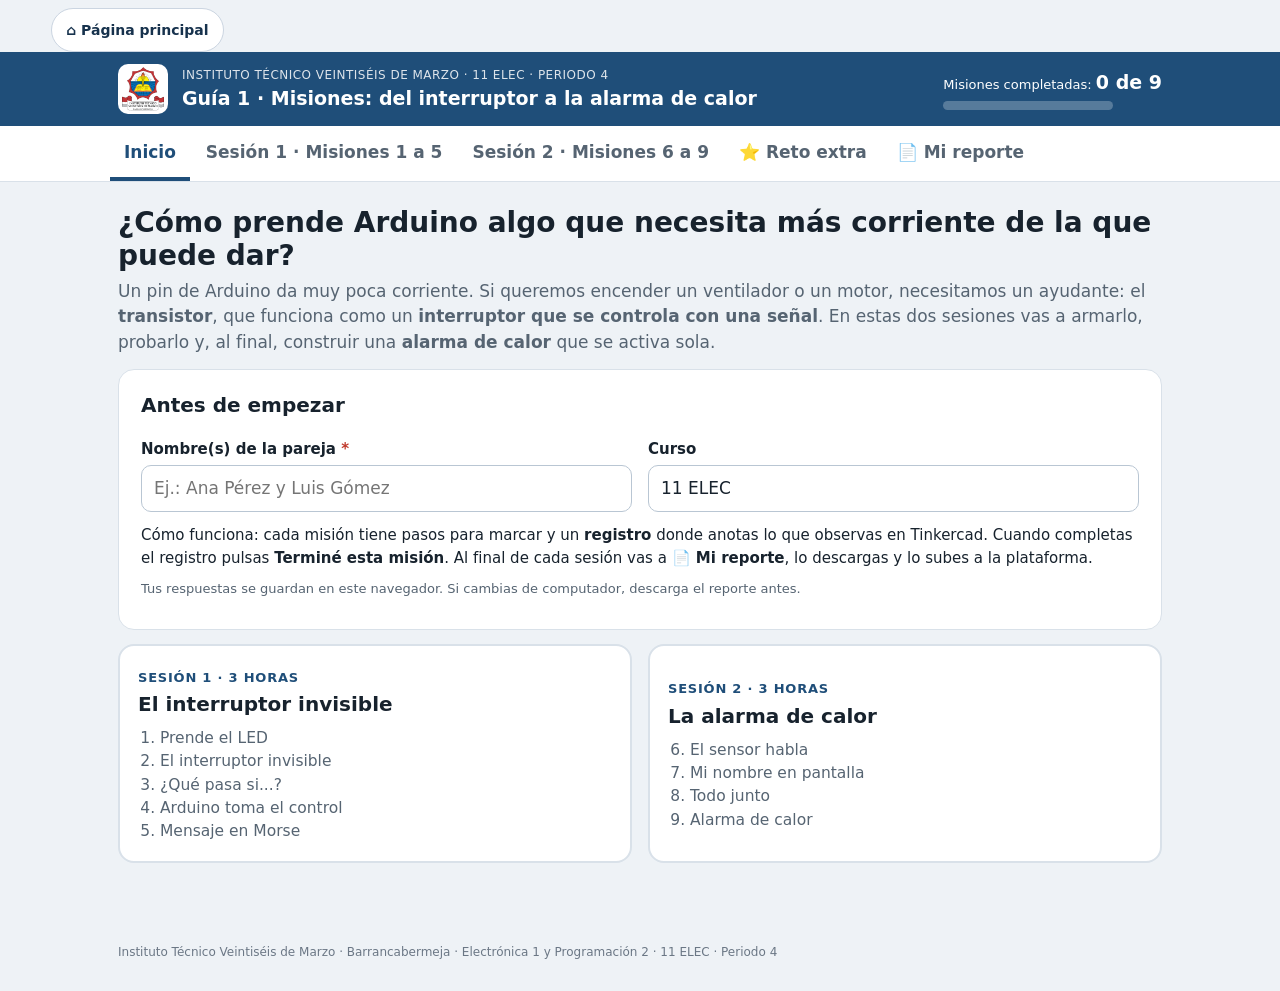
<file: once/electronica-programacion-guia-1/index.html>
<!doctype html>
<html lang="es">
<head>
<meta charset="utf-8">
<meta name="viewport" content="width=device-width,initial-scale=1">
<title>Misiones · Guía 1 · 11 ELEC</title>
<link rel="stylesheet" href="../../assets/electronica-guia-1/estilos.css">
</head>
<body><link rel="stylesheet" href="../../assets/comun/volver.css"><div class="home-return"><a href="../../index.html" aria-label="Ir a la portada principal">⌂ Página principal</a></div>
<header class="top"><div class="top-in">
  <img src="[data-uri]" alt="Escudo del Instituto Técnico Veintiséis de Marzo">
  <div><small>INSTITUTO TÉCNICO VEINTISÉIS DE MARZO · 11 ELEC · PERIODO 4</small><b>Guía 1 · Misiones: del interruptor a la alarma de calor</b></div>
  <div class="glob">Misiones completadas: <b id="gcount">0 de 9</b><div class="bar"><span id="gbar"></span></div></div>
</div></header>
<nav class="tabs"><div class="tabs-in" role="tablist">
  <button class="tab" data-tab="inicio" aria-selected="true">Inicio</button>
  <button class="tab" data-tab="s1" aria-selected="false">Sesión 1 · Misiones 1 a 5</button>
  <button class="tab" data-tab="s2" aria-selected="false">Sesión 2 · Misiones 6 a 9</button>
  <button class="tab" data-tab="reto" aria-selected="false">⭐ Reto extra</button>
  <button class="tab" data-tab="reporte" aria-selected="false">📄 Mi reporte</button>
</div></nav>
<main>

<!-- ================= INICIO ================= -->
<section class="view on" id="inicio">
  <h2>¿Cómo prende Arduino algo que necesita más corriente de la que puede dar?</h2>
  <p class="muted">Un pin de Arduino da muy poca corriente. Si queremos encender un ventilador o un motor, necesitamos un ayudante: el <b>transistor</b>, que funciona como un <b>interruptor que se controla con una señal</b>. En estas dos sesiones vas a armarlo, probarlo y, al final, construir una <b>alarma de calor</b> que se activa sola.</p>
  <div class="card">
    <h3>Antes de empezar</h3>
    <div class="grid2">
      <div><label class="f req" for="nombre">Nombre(s) de la pareja</label><input type="text" id="nombre" data-save placeholder="Ej.: Ana Pérez y Luis Gómez"></div>
      <div><label class="f" for="curso">Curso</label><input type="text" id="curso" data-save value="11 ELEC"></div>
    </div>
    <p class="small" style="margin-top:12px">Cómo funciona: cada misión tiene pasos para marcar y un <b>registro</b> donde anotas lo que observas en Tinkercad. Cuando completas el registro pulsas <b>Terminé esta misión</b>. Al final de cada sesión vas a <b>📄 Mi reporte</b>, lo descargas y lo subes a la plataforma.</p>
    <p class="xs muted">Tus respuestas se guardan en este navegador. Si cambias de computador, descarga el reporte antes.</p>
  </div>
  <div class="grid2">
    <button class="home-card" data-go="s1"><span class="n">SESIÓN 1 · 3 HORAS</span><h3>El interruptor invisible</h3>
      <ol><li>Prende el LED</li><li>El interruptor invisible</li><li>¿Qué pasa si...?</li><li>Arduino toma el control</li><li>Mensaje en Morse</li></ol></button>
    <button class="home-card" data-go="s2"><span class="n">SESIÓN 2 · 3 HORAS</span><h3>La alarma de calor</h3>
      <ol start="6"><li>El sensor habla</li><li>Mi nombre en pantalla</li><li>Todo junto</li><li>Alarma de calor</li></ol></button>
  </div>
</section>

<!-- ================= SESIÓN 1 ================= -->
<section class="view" id="s1">
  <div class="sesshead"><h2>Sesión 1 · El interruptor invisible</h2><span class="chip">110 min Electrónica + 55 min Programación</span></div>
  <div class="goal">
    <div class="e"><span class="lbl">Al terminar Electrónica podrás</span>armar un transistor que enciende un LED como interruptor y reconocer cuándo está <b>en corte</b> (apagado) y <b>en saturación</b> (encendido).</div>
    <div class="p"><span class="lbl">Al terminar Programación podrás</span>hacer que Arduino controle ese interruptor y enviar un mensaje en código Morse usando un ciclo <code>for</code>.</div>
  </div>
  <div class="map" data-map="s1"><a href="#m1"><span class="n">1</span>Prende el LED</a><a href="#m2"><span class="n">2</span>Interruptor invisible</a><a href="#m3"><span class="n">3</span>¿Qué pasa si...?</a><span class="sep">PROGRAMACIÓN →</span><a href="#m4" class="prog"><span class="n">4</span>Arduino manda</a><a href="#m5" class="prog"><span class="n">5</span>Morse</a></div>

  <!-- M1 -->
  <article class="mision" id="m1" data-m="1" data-req="m1_enc,m1_vled,m1_vr,m1_sinr">
    <div class="mhead"><span class="num">1</span><div><small>MISIÓN · ELECTRÓNICA</small><h3>Prende el LED</h3></div><div class="t">⏱ 20 min<br><span class="ok">✔ Completa</span></div></div>
    <div class="mbody">
      <p class="logro">Encender un LED en Tinkercad y medir cómo se reparten los 5 V.</p>
      <div class="grid2">
        <figure><svg role="img" aria-label="Esquemático del circuito" xmlns:xlink="http://www.w3.org/1999/xlink" viewBox="0 0 216.618 250.6" xmlns="http://www.w3.org/2000/svg" version="1.1">
 
 <defs>
  <style type="text/css">*{stroke-linejoin: round; stroke-linecap: butt}</style>
 </defs>
 <g id="f1-figure_1">
  <g id="f1-patch_1">
   <path d="M 0 250.6 
L 216.618 250.6 
L 216.618 0 
L 0 0 
L 0 250.6 
z
" style="fill: none"/>
  </g>
  <g id="f1-axes_1">
   <g id="f1-patch_2">
    <path d="M 76.434 169.78 
L 67.434 182.38 
L 58.434 169.78 
L 76.434 169.78 
z
" clip-path="url(#f1-p7d2f68b73b)" style="fill: none; stroke: #1d2b3a; stroke-width: 1.6; stroke-linecap: round"/>
   </g>
   <g id="f1-patch_3">
    <path d="M 146.634 194.08 
C 151.407656 194.08 155.986438 192.183406 159.361922 188.807922 
C 162.737406 185.432438 164.634 180.853656 164.634 176.08 
C 164.634 171.306344 162.737406 166.727562 159.361922 163.352078 
C 155.986438 159.976594 151.407656 158.08 146.634 158.08 
C 141.860344 158.08 137.281562 159.976594 133.906078 163.352078 
C 130.530594 166.727562 128.634 171.306344 128.634 176.08 
C 128.634 180.853656 130.530594 185.432438 133.906078 188.807922 
C 137.281562 192.183406 141.860344 194.08 146.634 194.08 
L 146.634 194.08 
z
" clip-path="url(#f1-p7d2f68b73b)" style="fill: none; stroke: #1f4e79; stroke-width: 1.6; stroke-linejoin: miter"/>
   </g>
   <g id="f1-line2d_1">
    <path d="M 67.434 35.68 
L 67.434 21.28 
" clip-path="url(#f1-p7d2f68b73b)" style="fill: none; stroke: #1d2b3a; stroke-width: 1.6; stroke-linecap: round"/>
   </g>
   <g id="f1-line2d_2">
    <path d="M 67.434 21.28 
L 60.684 21.28 
" clip-path="url(#f1-p7d2f68b73b)" style="fill: none; stroke: #1d2b3a; stroke-width: 1.6; stroke-linecap: round"/>
   </g>
   <g id="f1-line2d_3">
    <path d="M 67.434 21.28 
L 74.184 21.28 
" clip-path="url(#f1-p7d2f68b73b)" style="fill: none; stroke: #1d2b3a; stroke-width: 1.6; stroke-linecap: round"/>
   </g>
   <g id="f1-line2d_4">
    <path d="M 67.434 35.68 
L 67.434 64.48 
L 76.434 67.48 
L 58.434 73.48 
L 76.434 79.48 
L 58.434 85.48 
L 76.434 91.48 
L 58.434 97.48 
L 67.434 100.48 
L 67.434 129.28 
" clip-path="url(#f1-p7d2f68b73b)" style="fill: none; stroke: #1d2b3a; stroke-width: 1.6; stroke-linecap: round"/>
   </g>
   <g id="f1-line2d_5">
    <path d="M 67.434 129.28 
L 67.434 169.78 
M 76.434 182.38 
L 58.434 182.38 
M 67.434 182.38 
L 67.434 222.88 
" clip-path="url(#f1-p7d2f68b73b)" style="fill: none; stroke: #1d2b3a; stroke-width: 1.6; stroke-linecap: round"/>
   </g>
   <g id="f1-line2d_6">
    <path d="M 80.934 178.78 
L 90.432649 184.2078 
" clip-path="url(#f1-p7d2f68b73b)" style="fill: none; stroke: #1d2b3a; stroke-width: 1.6; stroke-linecap: round"/>
   </g>
   <g id="f1-patch_4">
    <path d="M 91.86153 181.707259 
L 96.684 187.78 
L 89.003769 186.70834 
z
" clip-path="url(#f1-p7d2f68b73b)" style="fill: #1d2b3a"/>
   </g>
   <g id="f1-line2d_7">
    <path d="M 80.934 170.68 
L 90.432649 176.1078 
" clip-path="url(#f1-p7d2f68b73b)" style="fill: none; stroke: #1d2b3a; stroke-width: 1.6; stroke-linecap: round"/>
   </g>
   <g id="f1-patch_5">
    <path d="M 91.86153 173.607259 
L 96.684 179.68 
L 89.003769 178.60834 
z
" clip-path="url(#f1-p7d2f68b73b)" style="fill: #1d2b3a"/>
   </g>
   <g id="f1-line2d_8">
    <path d="M 67.434 222.88 
L 67.434 237.28 
L 58.434 237.28 
L 76.434 237.28 
M 61.134 241.6 
L 73.734 241.6 
M 65.634 245.92 
L 69.234 245.92 
" clip-path="url(#f1-p7d2f68b73b)" style="fill: none; stroke: #1d2b3a; stroke-width: 1.6; stroke-linecap: round"/>
   </g>
   <g id="f1-line2d_9">
    <path d="M 67.434 129.28 
L 107.034 129.28 
L 146.634 129.28 
" clip-path="url(#f1-p7d2f68b73b)" style="fill: none; stroke: #1f4e79; stroke-width: 1.6; stroke-linecap: round"/>
   </g>
   <g id="f1-line2d_10">
    <path d="M 146.634 129.28 
L 146.634 158.08 
L 146.634 158.08 
M 146.634 194.08 
L 146.634 194.08 
L 146.634 222.88 
" clip-path="url(#f1-p7d2f68b73b)" style="fill: none; stroke: #1f4e79; stroke-width: 1.6; stroke-linecap: round"/>
   </g>
   <g id="f1-line2d_11">
    <path d="M 146.634 222.88 
L 107.034 222.88 
L 67.434 222.88 
" clip-path="url(#f1-p7d2f68b73b)" style="fill: none; stroke: #1f4e79; stroke-width: 1.6; stroke-linecap: round"/>
   </g>
   <g id="f1-text_1">
    <text style="font-size: 13px; font-family: 'DejaVu Sans'; text-anchor: middle; fill: #1d2b3a" x="67.434" y="15.826484" transform="rotate(-0 67.434 15.826484)">+5 V</text>
   </g>
   <g id="f1-text_2">
    <text style="font-size: 13px; font-family: 'DejaVu Sans'; text-anchor: start; fill: #1d2b3a" x="80.034" y="87.211797" transform="rotate(-0 80.034 87.211797)">R = 330 Ω</text>
   </g>
   <g id="f1-text_3">
    <text style="font-size: 13px; font-family: 'DejaVu Sans'; text-anchor: end; fill: #1d2b3a" x="54.834" y="179.667188" transform="rotate(-0 54.834 179.667188)">LED rojo</text>
   </g>
   <g id="f1-text_4">
    <text style="font-size: 14px; font-family: 'DejaVu Sans'; text-anchor: middle; fill: #1f4e79" x="146.634" y="181.183438" transform="rotate(-0 146.634 181.183438)">V</text>
   </g>
   <g id="f1-text_5">
    <!-- V$_{LED}$ -->
    <g style="fill: #1f4e79" transform="translate(175.434 179.85)">
     <text>
      <tspan x="0" y="-0.515625" style="font-size: 13px; font-family: 'DejaVu Sans'; fill: #1f4e79">V</tspan>
      <tspan x="9.01748" y="1.434369" style="font-style: oblique; font-size: 9.1px; font-family: 'DejaVu Sans'; fill: #1f4e79">L</tspan>
      <tspan x="14.087354" y="1.434369" style="font-style: oblique; font-size: 9.1px; font-family: 'DejaVu Sans'; fill: #1f4e79">E</tspan>
      <tspan x="19.837061" y="1.434369" style="font-style: oblique; font-size: 9.1px; font-family: 'DejaVu Sans'; fill: #1f4e79">D</tspan>
     </text>
    </g>
   </g>
  </g>
 </g>
 <defs>
  <clipPath id="f1-p7d2f68b73b">
   <rect x="0" y="-0" width="216.618" height="250.6"/>
  </clipPath>
 </defs>
</svg>
<figcaption>Circuito de la Misión 1</figcaption></figure>
        <ul class="steps">
          <li><input type="checkbox" id="c1_1" data-save><label for="c1_1">Abre <b>Tinkercad Circuits</b> y crea un circuito nuevo.</label></li>
          <li><input type="checkbox" id="c1_2" data-save><label for="c1_2">Pon una <b>fuente de 5 V</b>, una <b>resistencia de 330 Ω</b> y un <b>LED rojo</b>.</label></li>
          <li><input type="checkbox" id="c1_3" data-save><label for="c1_3">Conecta: + de la fuente → resistencia → pata <b>larga</b> del LED. Pata corta → − de la fuente.</label></li>
          <li><input type="checkbox" id="c1_4" data-save><label for="c1_4">Pon un <b>multímetro en voltaje</b> sobre el LED y otro (o el mismo después) sobre la resistencia.</label></li>
          <li><input type="checkbox" id="c1_5" data-save><label for="c1_5">Pulsa <b>Iniciar simulación</b>.</label></li>
        </ul>
      </div>
      <div class="reg"><h4>📋 Registro</h4>
        <div class="grid2">
          <div><label class="f req" for="m1_enc">¿Encendió el LED?</label><select id="m1_enc" data-save><option value="">Elige</option><option>Sí</option><option>No</option></select></div>
          <div></div>
          <div><label class="f req" for="m1_vled">Voltaje en el LED (V)</label><input type="text" inputmode="decimal" id="m1_vled" data-save placeholder="Ej.: 1,8"></div>
          <div><label class="f req" for="m1_vr">Voltaje en la resistencia (V)</label><input type="text" inputmode="decimal" id="m1_vr" data-save placeholder="Ej.: 3,2"></div>
        </div>
        <div class="row" style="margin-top:10px"><button class="btn ghost" id="chk1">¿Cuánto suman?</button></div>
        <div class="fb" id="fb1"></div>
        <label class="f req" for="m1_sinr">Ahora <b>quita la resistencia</b> (conecta la fuente directo al LED) y simula. ¿Qué te muestra Tinkercad?</label>
        <textarea id="m1_sinr" data-save placeholder="Describe lo que viste en el LED"></textarea>
      </div>
      <div class="note"><b>Lo que acabas de ver</b>Los 5 V se reparten: una parte se queda en el LED y el resto en la resistencia. La resistencia <b>protege</b> al LED limitando la corriente. Vuelve a poner la resistencia antes de seguir.</div>
      <div class="row"><button class="btn done" data-finish="1">✔ Terminé esta misión</button><span class="fb" id="ff1"></span></div>
    </div>
  </article>

  <!-- M2 -->
  <article class="mision" id="m2" data-m="2" data-req="m2_offled,m2_offv,m2_onled,m2_onv,m2_q">
    <div class="mhead"><span class="num">2</span><div><small>MISIÓN · ELECTRÓNICA</small><h3>El interruptor invisible</h3></div><div class="t">⏱ 40 min<br><span class="ok">✔ Completa</span></div></div>
    <div class="mbody">
      <p class="logro">Usar un transistor para que un interruptor pequeño controle el LED.</p>
      <figure class="big"><svg role="img" aria-label="Esquemático del circuito" xmlns:xlink="http://www.w3.org/1999/xlink" viewBox="0 0 438.735 325.96" xmlns="http://www.w3.org/2000/svg" version="1.1">
 
 <defs>
  <style type="text/css">*{stroke-linejoin: round; stroke-linecap: butt}</style>
 </defs>
 <g id="f2-figure_1">
  <g id="f2-patch_1">
   <path d="M 0 325.96 
L 438.735 325.96 
L 438.735 0 
L 0 0 
L 0 325.96 
z
" style="fill: none"/>
  </g>
  <g id="f2-axes_1">
   <g id="f2-patch_2">
    <path d="M 260.901 267.76 
C 266.152021 267.76 271.188681 265.673747 274.901714 261.960714 
C 278.614747 258.247681 280.701 253.211021 280.701 247.96 
C 280.701 242.708979 278.614747 237.672319 274.901714 233.959286 
C 271.188681 230.246253 266.152021 228.16 260.901 228.16 
C 255.649979 228.16 250.613319 230.246253 246.900286 233.959286 
C 243.187253 237.672319 241.101 242.708979 241.101 247.96 
C 241.101 253.211021 243.187253 258.247681 246.900286 261.960714 
C 250.613319 265.673747 255.649979 267.76 260.901 267.76 
L 260.901 267.76 
z
" clip-path="url(#f2-pb63441817d)" style="fill: none; stroke: #1d2b3a; stroke-width: 1.6; stroke-linejoin: miter"/>
   </g>
   <g id="f2-patch_3">
    <path d="M 277.161 169.78 
L 268.161 182.38 
L 259.161 169.78 
L 277.161 169.78 
z
" clip-path="url(#f2-pb63441817d)" style="fill: none; stroke: #1d2b3a; stroke-width: 1.6; stroke-linecap: round"/>
   </g>
   <g id="f2-patch_4">
    <path d="M 376.161 278.56 
C 380.934656 278.56 385.513438 276.663406 388.888922 273.287922 
C 392.264406 269.912438 394.161 265.333656 394.161 260.56 
C 394.161 255.786344 392.264406 251.207562 388.888922 247.832078 
C 385.513438 244.456594 380.934656 242.56 376.161 242.56 
C 371.387344 242.56 366.808562 244.456594 363.433078 247.832078 
C 360.057594 251.207562 358.161 255.786344 358.161 260.56 
C 358.161 265.333656 360.057594 269.912438 363.433078 273.287922 
C 366.808562 276.663406 371.387344 278.56 376.161 278.56 
L 376.161 278.56 
z
" clip-path="url(#f2-pb63441817d)" style="fill: none; stroke: #1f4e79; stroke-width: 1.6; stroke-linejoin: miter"/>
   </g>
   <g id="f2-line2d_1">
    <path d="M 241.101 247.96 
L 254.301 247.96 
" clip-path="url(#f2-pb63441817d)" style="fill: none; stroke: #1d2b3a; stroke-width: 1.6; stroke-linecap: round"/>
   </g>
   <g id="f2-line2d_2">
    <path d="M 254.301 234.76 
L 254.301 261.16 
" clip-path="url(#f2-pb63441817d)" style="fill: none; stroke: #1d2b3a; stroke-width: 1.6; stroke-linecap: round"/>
   </g>
   <g id="f2-line2d_3">
    <path d="M 254.301 241.36 
L 268.161 229.48 
L 268.161 222.88 
" clip-path="url(#f2-pb63441817d)" style="fill: none; stroke: #1d2b3a; stroke-width: 1.6; stroke-linecap: round"/>
   </g>
   <g id="f2-line2d_4">
    <path d="M 254.301 254.56 
L 268.161 266.44 
L 268.161 273.04 
" clip-path="url(#f2-pb63441817d)" style="fill: none; stroke: #1d2b3a; stroke-width: 1.6; stroke-linecap: round"/>
   </g>
   <g id="f2-line2d_5">
    <path d="M 254.301 254.56 
L 261.327691 260.582878 
" clip-path="url(#f2-pb63441817d)" style="fill: none; stroke: #1d2b3a; stroke-width: 1.6; stroke-linecap: round"/>
   </g>
   <g id="f2-patch_5">
    <path d="M 263.67054 257.849554 
L 268.161 266.44 
L 258.984842 263.316201 
z
" clip-path="url(#f2-pb63441817d)" style="fill: #1d2b3a"/>
   </g>
   <g id="f2-line2d_6">
    <path d="M 268.161 222.88 
L 268.161 182.38 
M 277.161 182.38 
L 259.161 182.38 
M 268.161 169.78 
L 268.161 129.28 
" clip-path="url(#f2-pb63441817d)" style="fill: none; stroke: #1d2b3a; stroke-width: 1.6; stroke-linecap: round"/>
   </g>
   <g id="f2-line2d_7">
    <path d="M 245.162351 184.2078 
L 254.661 178.78 
" clip-path="url(#f2-pb63441817d)" style="fill: none; stroke: #1d2b3a; stroke-width: 1.6; stroke-linecap: round"/>
   </g>
   <g id="f2-patch_6">
    <path d="M 246.591231 186.70834 
L 238.911 187.78 
L 243.73347 181.707259 
z
" clip-path="url(#f2-pb63441817d)" style="fill: #1d2b3a"/>
   </g>
   <g id="f2-line2d_8">
    <path d="M 245.162351 176.1078 
L 254.661 170.68 
" clip-path="url(#f2-pb63441817d)" style="fill: none; stroke: #1d2b3a; stroke-width: 1.6; stroke-linecap: round"/>
   </g>
   <g id="f2-patch_7">
    <path d="M 246.591231 178.60834 
L 238.911 179.68 
L 243.73347 173.607259 
z
" clip-path="url(#f2-pb63441817d)" style="fill: #1d2b3a"/>
   </g>
   <g id="f2-line2d_9">
    <path d="M 268.161 129.28 
L 268.161 100.48 
L 259.161 97.48 
L 277.161 91.48 
L 259.161 85.48 
L 277.161 79.48 
L 259.161 73.48 
L 277.161 67.48 
L 268.161 64.48 
L 268.161 35.68 
" clip-path="url(#f2-pb63441817d)" style="fill: none; stroke: #1d2b3a; stroke-width: 1.6; stroke-linecap: round"/>
   </g>
   <g id="f2-line2d_10">
    <path d="M 268.161 273.04 
L 268.161 285.64 
L 268.161 298.24 
" clip-path="url(#f2-pb63441817d)" style="fill: none; stroke: #1d2b3a; stroke-width: 1.6; stroke-linecap: round"/>
   </g>
   <g id="f2-line2d_11">
    <path d="M 268.161 298.24 
L 268.161 312.64 
L 259.161 312.64 
L 277.161 312.64 
M 261.861 316.96 
L 274.461 316.96 
M 266.361 321.28 
L 269.961 321.28 
" clip-path="url(#f2-pb63441817d)" style="fill: none; stroke: #1d2b3a; stroke-width: 1.6; stroke-linecap: round"/>
   </g>
   <g id="f2-line2d_12">
    <path d="M 268.161 222.88 
L 322.161 222.88 
L 376.161 222.88 
" clip-path="url(#f2-pb63441817d)" style="fill: none; stroke: #1f4e79; stroke-width: 1.6; stroke-linecap: round"/>
   </g>
   <g id="f2-line2d_13">
    <path d="M 376.161 222.88 
L 376.161 242.56 
L 376.161 242.56 
M 376.161 278.56 
L 376.161 278.56 
L 376.161 298.24 
" clip-path="url(#f2-pb63441817d)" style="fill: none; stroke: #1f4e79; stroke-width: 1.6; stroke-linecap: round"/>
   </g>
   <g id="f2-line2d_14">
    <path d="M 376.161 298.24 
L 322.161 298.24 
L 268.161 298.24 
" clip-path="url(#f2-pb63441817d)" style="fill: none; stroke: #1f4e79; stroke-width: 1.6; stroke-linecap: round"/>
   </g>
   <g id="f2-line2d_15">
    <path d="M 268.161 35.68 
L 268.161 21.28 
" clip-path="url(#f2-pb63441817d)" style="fill: none; stroke: #1d2b3a; stroke-width: 1.6; stroke-linecap: round"/>
   </g>
   <g id="f2-line2d_16">
    <path d="M 268.161 21.28 
L 261.411 21.28 
" clip-path="url(#f2-pb63441817d)" style="fill: none; stroke: #1d2b3a; stroke-width: 1.6; stroke-linecap: round"/>
   </g>
   <g id="f2-line2d_17">
    <path d="M 268.161 21.28 
L 274.911 21.28 
" clip-path="url(#f2-pb63441817d)" style="fill: none; stroke: #1d2b3a; stroke-width: 1.6; stroke-linecap: round"/>
   </g>
   <g id="f2-line2d_18">
    <path d="M 241.101 247.96 
L 232.101 247.96 
L 223.101 247.96 
" clip-path="url(#f2-pb63441817d)" style="fill: none; stroke: #1d2b3a; stroke-width: 1.6; stroke-linecap: round"/>
   </g>
   <g id="f2-line2d_19">
    <path d="M 223.101 247.96 
L 194.301 247.96 
L 191.301 256.96 
L 185.301 238.96 
L 179.301 256.96 
L 173.301 238.96 
L 167.301 256.96 
L 161.301 238.96 
L 158.301 247.96 
L 129.501 247.96 
" clip-path="url(#f2-pb63441817d)" style="fill: none; stroke: #1d2b3a; stroke-width: 1.6; stroke-linecap: round"/>
   </g>
   <g id="f2-line2d_20">
    <path d="M 129.501 247.96 
L 120.501 247.96 
L 111.501 247.96 
" clip-path="url(#f2-pb63441817d)" style="fill: none; stroke: #1d2b3a; stroke-width: 1.6; stroke-linecap: round"/>
   </g>
   <g id="f2-line2d_21">
    <path d="M 111.501 247.96 
L 82.701 247.96 
M 74.061 251.56 
L 53.901 264.16 
M 46.701 247.96 
L 17.901 247.96 
" clip-path="url(#f2-pb63441817d)" style="fill: none; stroke: #1d2b3a; stroke-width: 1.6; stroke-linecap: round"/>
   </g>
   <g id="f2-line2d_22">
    <path d="M 17.901 247.96 
L 17.901 222.76 
L 17.901 197.56 
" clip-path="url(#f2-pb63441817d)" style="fill: none; stroke: #1d2b3a; stroke-width: 1.6; stroke-linecap: round"/>
   </g>
   <g id="f2-line2d_23">
    <path d="M 17.901 197.56 
L 17.901 183.16 
" clip-path="url(#f2-pb63441817d)" style="fill: none; stroke: #1d2b3a; stroke-width: 1.6; stroke-linecap: round"/>
   </g>
   <g id="f2-line2d_24">
    <path d="M 17.901 183.16 
L 11.151 183.16 
" clip-path="url(#f2-pb63441817d)" style="fill: none; stroke: #1d2b3a; stroke-width: 1.6; stroke-linecap: round"/>
   </g>
   <g id="f2-line2d_25">
    <path d="M 17.901 183.16 
L 24.651 183.16 
" clip-path="url(#f2-pb63441817d)" style="fill: none; stroke: #1d2b3a; stroke-width: 1.6; stroke-linecap: round"/>
   </g>
   <g id="f2-text_1">
    <text style="font-size: 13px; font-family: 'DejaVu Sans'; text-anchor: start; fill: #1d2b3a" x="286.101" y="284.646328" transform="rotate(-0 286.101 284.646328)">Q1  2N2222</text>
   </g>
   <g id="f2-text_2">
    <text style="font-size: 13px; font-family: 'DejaVu Sans'; text-anchor: start; fill: #1d2b3a" x="280.761" y="179.667187" transform="rotate(-0 280.761 179.667187)">LED rojo</text>
   </g>
   <g id="f2-text_3">
    <!-- $R_C$ = 330 Ω -->
    <g style="fill: #1d2b3a" transform="translate(280.761 86.315)">
     <text>
      <tspan x="0" y="-0.34375" style="font-style: oblique; font-size: 13px; font-family: 'DejaVu Sans'; fill: #1d2b3a">R</tspan>
      <tspan x="9.032715" y="1.606244" style="font-style: oblique; font-size: 9.1px; font-family: 'DejaVu Sans'; fill: #1d2b3a">C</tspan>
      <tspan x="15.742188" y="-0.34375" style="font-size: 13px; font-family: 'DejaVu Sans'; fill: #1d2b3a"> </tspan>
      <tspan x="19.874512" y="-0.34375" style="font-size: 13px; font-family: 'DejaVu Sans'; fill: #1d2b3a">=</tspan>
      <tspan x="30.76709" y="-0.34375" style="font-size: 13px; font-family: 'DejaVu Sans'; fill: #1d2b3a"> </tspan>
      <tspan x="34.899414" y="-0.34375" style="font-size: 13px; font-family: 'DejaVu Sans'; fill: #1d2b3a">3</tspan>
      <tspan x="43.17041" y="-0.34375" style="font-size: 13px; font-family: 'DejaVu Sans'; fill: #1d2b3a">3</tspan>
      <tspan x="51.441406" y="-0.34375" style="font-size: 13px; font-family: 'DejaVu Sans'; fill: #1d2b3a">0</tspan>
      <tspan x="59.712402" y="-0.34375" style="font-size: 13px; font-family: 'DejaVu Sans'; fill: #1d2b3a"> </tspan>
      <tspan x="63.844727" y="-0.34375" style="font-size: 13px; font-family: 'DejaVu Sans'; fill: #1d2b3a">Ω</tspan>
     </text>
    </g>
   </g>
   <g id="f2-text_4">
    <text style="font-size: 14px; font-family: 'DejaVu Sans'; text-anchor: middle; fill: #1f4e79" x="376.161" y="265.663437" transform="rotate(-0 376.161 265.663437)">V</text>
   </g>
   <g id="f2-text_5">
    <!-- $V_{CE}$ -->
    <g style="fill: #1f4e79" transform="translate(404.961 264.265)">
     <text>
      <tspan x="0" y="-0.515625" style="font-style: oblique; font-size: 13px; font-family: 'DejaVu Sans'; fill: #1f4e79">V</tspan>
      <tspan x="8.893066" y="1.434369" style="font-style: oblique; font-size: 9.1px; font-family: 'DejaVu Sans'; fill: #1f4e79">C</tspan>
      <tspan x="15.24707" y="1.434369" style="font-style: oblique; font-size: 9.1px; font-family: 'DejaVu Sans'; fill: #1f4e79">E</tspan>
     </text>
    </g>
   </g>
   <g id="f2-text_6">
    <text style="font-size: 13px; font-family: 'DejaVu Sans'; text-anchor: middle; fill: #1d2b3a" x="268.161" y="15.826484" transform="rotate(-0 268.161 15.826484)">+5 V</text>
   </g>
   <g id="f2-text_7">
    <!-- R$_B$ = 4,7 kΩ -->
    <g style="fill: #1d2b3a" transform="translate(137.691 232.825)">
     <text>
      <tspan x="0" y="-0.125" style="font-size: 13px; font-family: 'DejaVu Sans'; fill: #1d2b3a">R</tspan>
      <tspan x="15.755518" y="-0.125" style="font-size: 13px; font-family: 'DejaVu Sans'; fill: #1d2b3a"> </tspan>
      <tspan x="19.887842" y="-0.125" style="font-size: 13px; font-family: 'DejaVu Sans'; fill: #1d2b3a">=</tspan>
      <tspan x="30.78042" y="-0.125" style="font-size: 13px; font-family: 'DejaVu Sans'; fill: #1d2b3a"> </tspan>
      <tspan x="34.912744" y="-0.125" style="font-size: 13px; font-family: 'DejaVu Sans'; fill: #1d2b3a">4</tspan>
      <tspan x="43.18374" y="-0.125" style="font-size: 13px; font-family: 'DejaVu Sans'; fill: #1d2b3a">,</tspan>
      <tspan x="47.316064" y="-0.125" style="font-size: 13px; font-family: 'DejaVu Sans'; fill: #1d2b3a">7</tspan>
      <tspan x="55.587061" y="-0.125" style="font-size: 13px; font-family: 'DejaVu Sans'; fill: #1d2b3a"> </tspan>
      <tspan x="59.719385" y="-0.125" style="font-size: 13px; font-family: 'DejaVu Sans'; fill: #1d2b3a">k</tspan>
      <tspan x="67.247705" y="-0.125" style="font-size: 13px; font-family: 'DejaVu Sans'; fill: #1d2b3a">Ω</tspan>
      <tspan x="9.157129" y="1.824994" style="font-style: oblique; font-size: 9.1px; font-family: 'DejaVu Sans'; fill: #1d2b3a">B</tspan>
     </text>
    </g>
   </g>
   <g id="f2-patch_8">
    <path d="M 78.381 252.28 
C 79.526677 252.28 80.625585 251.824818 81.435701 251.014701 
C 82.245818 250.204585 82.701 249.105677 82.701 247.96 
C 82.701 246.814323 82.245818 245.715415 81.435701 244.905299 
C 80.625585 244.095182 79.526677 243.64 78.381 243.64 
C 77.235323 243.64 76.136415 244.095182 75.326299 244.905299 
C 74.516182 245.715415 74.061 246.814323 74.061 247.96 
C 74.061 249.105677 74.516182 250.204585 75.326299 251.014701 
C 76.136415 251.824818 77.235323 252.28 78.381 252.28 
z
" clip-path="url(#f2-pb63441817d)" style="fill: #ffffff; stroke: #1d2b3a; stroke-width: 1.6; stroke-linejoin: miter"/>
   </g>
   <g id="f2-patch_9">
    <path d="M 51.021 252.28 
C 52.166677 252.28 53.265585 251.824818 54.075701 251.014701 
C 54.885818 250.204585 55.341 249.105677 55.341 247.96 
C 55.341 246.814323 54.885818 245.715415 54.075701 244.905299 
C 53.265585 244.095182 52.166677 243.64 51.021 243.64 
C 49.875323 243.64 48.776415 244.095182 47.966299 244.905299 
C 47.156182 245.715415 46.701 246.814323 46.701 247.96 
C 46.701 249.105677 47.156182 250.204585 47.966299 251.014701 
C 48.776415 251.824818 49.875323 252.28 51.021 252.28 
z
" clip-path="url(#f2-pb63441817d)" style="fill: #ffffff; stroke: #1d2b3a; stroke-width: 1.6; stroke-linejoin: miter"/>
   </g>
   <g id="f2-text_8">
    <text style="font-size: 13px; font-family: 'DejaVu Sans'; text-anchor: middle; fill: #1d2b3a" x="64.701" y="238.271797" transform="rotate(-0 64.701 238.271797)">S1</text>
   </g>
   <g id="f2-text_9">
    <text style="font-size: 13px; font-family: 'DejaVu Sans'; text-anchor: middle; fill: #1d2b3a" x="17.901" y="177.706484" transform="rotate(-0 17.901 177.706484)">+5 V</text>
   </g>
   <g id="f2-patch_10">
    <path d="M 268.161 300.94 
C 268.877048 300.94 269.563866 300.655511 270.070188 300.149188 
C 270.576511 299.642866 270.861 298.956048 270.861 298.24 
C 270.861 297.523952 270.576511 296.837134 270.070188 296.330812 
C 269.563866 295.824489 268.877048 295.54 268.161 295.54 
C 267.444952 295.54 266.758134 295.824489 266.251812 296.330812 
C 265.745489 296.837134 265.461 297.523952 265.461 298.24 
C 265.461 298.956048 265.745489 299.642866 266.251812 300.149188 
C 266.758134 300.655511 267.444952 300.94 268.161 300.94 
z
" clip-path="url(#f2-pb63441817d)" style="fill: #1d2b3a; stroke: #1d2b3a; stroke-width: 1.6; stroke-linejoin: miter"/>
   </g>
  </g>
 </g>
 <defs>
  <clipPath id="f2-pb63441817d">
   <rect x="0" y="0" width="438.735" height="325.96"/>
  </clipPath>
 </defs>
</svg>
<figcaption>Circuito de la Misión 2. El LED ahora pasa por el transistor. S1 solo manda una señal pequeña a la base.</figcaption></figure>
      <div class="grid2">
        <ul class="steps">
          <li><input type="checkbox" id="c2_1" data-save><label for="c2_1">Agrega un <b>transistor NPN</b>. Pasa el cursor sobre sus patas: verás <b>C</b> (colector), <b>B</b> (base) y <b>E</b> (emisor).</label></li>
          <li><input type="checkbox" id="c2_2" data-save><label for="c2_2">+5 V → 330 Ω → LED → <b>C</b>. <b>E</b> → negativo (GND).</label></li>
          <li><input type="checkbox" id="c2_3" data-save><label for="c2_3">+5 V → interruptor S1 → resistencia de <b>4,7 kΩ</b> → <b>B</b>.</label></li>
        </ul>
        <ul class="steps">
          <li><input type="checkbox" id="c2_4" data-save><label for="c2_4">Multímetro en voltaje: punta roja en <b>C</b>, negra en <b>E</b>. Esto se llama <b>V<sub>CE</sub></b>.</label></li>
          <li><input type="checkbox" id="c2_5" data-save><label for="c2_5">Simula con S1 <b>abierto</b> y luego <b>cerrado</b>.</label></li>
        </ul>
      </div>
      <div class="reg"><h4>📋 Registro</h4>
        <table><tr><th>S1</th><th>¿Cómo está el LED?</th><th>V<sub>CE</sub> en el multímetro (V)</th></tr>
          <tr><td><b>Abierto</b></td><td><select id="m2_offled" data-save><option value="">Elige</option><option>Apagado</option><option>Encendido</option><option>Débil</option></select></td><td><input type="text" inputmode="decimal" id="m2_offv" data-save></td></tr>
          <tr><td><b>Cerrado</b></td><td><select id="m2_onled" data-save><option value="">Elige</option><option>Apagado</option><option>Encendido</option><option>Débil</option></select></td><td><input type="text" inputmode="decimal" id="m2_onv" data-save></td></tr></table>
        <div class="row"><button class="btn ghost" id="chk2">Revisar mis valores</button></div><div class="fb" id="fb2"></div>
      </div>
      <h3 style="margin-top:18px">Para entender: el transistor es como una llave de agua</h3>
      <div class="agua">
        <svg viewBox="0 0 330 310" role="img" aria-label="Analogía hidráulica del transistor">
          <rect x="110" y="8" width="110" height="38" rx="8" fill="#d6e9fb" stroke="#1F4E79" stroke-width="2"/><text x="165" y="32" text-anchor="middle" font-size="14" font-weight="700" fill="#1F4E79">Tanque 5 V</text>
          <path d="M165 46 V280" stroke="#bfd2e6" stroke-width="22" fill="none" stroke-linecap="round"/>
          <path id="wMain" d="M165 46 V280" stroke="#3a8de0" stroke-width="12" fill="none" class="flow" opacity="0"/>
          <circle cx="165" cy="105" r="22" fill="#fff" stroke="#8a2a33" stroke-width="3" id="wLed"/><text x="200" y="110" font-size="13" font-weight="700" fill="#8a2a33">LED</text>
          <rect x="130" y="175" width="70" height="44" rx="6" fill="#fff" stroke="#17222d" stroke-width="2"/>
          <rect id="wGate" x="138" y="181" width="54" height="32" rx="3" fill="#6c7a89"/>
          <text x="210" y="190" font-size="12" font-weight="700" fill="#17222d">Transistor</text><text x="210" y="205" font-size="11" fill="#566472">(colector → emisor)</text>
          <path d="M20 197 H130" stroke="#bfd2e6" stroke-width="10" fill="none"/>
          <path id="wBase" d="M20 197 H130" stroke="#3a8de0" stroke-width="5" fill="none" class="flow" opacity="0"/>
          <text x="22" y="185" font-size="12" font-weight="700" fill="#17222d">Base: chorrito</text>
          <text x="165" y="300" text-anchor="middle" font-size="13" font-weight="700" fill="#17222d">GND (desagüe)</text>
        </svg>
        <div>
          <p class="small">Un <b>chorrito pequeño</b> en la base abre la llave grande entre colector y emisor. Sin chorrito, la llave queda cerrada.</p>
          <button class="btn" id="aguaBtn">Cerrar S1 (mandar señal a la base)</button>
          <p style="margin-top:14px"><span class="led" id="aguaLed"></span><span class="state corte" id="aguaState">CORTE</span></p>
          <p>V<sub>CE</sub>: <span class="meter" id="aguaV">4,99 V</span></p>
          <p class="xs muted">Valores de una simulación del mismo circuito. Compáralos con tu registro.</p>
        </div>
      </div>
      <div class="grid2" style="margin-top:8px">
        <div class="note"><b>CORTE = interruptor abierto</b>Sin señal en la base no pasa corriente. El LED está apagado y casi todo el voltaje queda entre C y E (≈ 5 V).</div>
        <div class="note ok"><b>SATURACIÓN = interruptor cerrado</b>Con señal en la base la llave se abre del todo. El LED enciende y entre C y E casi no queda voltaje (≈ 0 V).</div>
      </div>
      <div class="reg"><h4>🧠 Comprueba</h4>
        <label class="f req" for="m2_q">Con S1 cerrado y el LED encendido, el transistor está en...</label>
        <select id="m2_q" data-save data-ans="Saturación"><option value="">Elige</option><option>Corte</option><option>Saturación</option></select>
        <div class="fb" id="fbq2"></div>
        <label class="f" for="m2_link">Enlace de tu circuito en Tinkercad (opcional)</label><input type="text" id="m2_link" data-save placeholder="https://www.tinkercad.com/things/...">
      </div>
      <div class="row"><button class="btn done" data-finish="2">✔ Terminé esta misión</button><span class="fb" id="ff2"></span></div>
    </div>
  </article>

  <!-- M3 -->
  <article class="mision" id="m3" data-m="3" data-req="m3a_p,m3a_o,m3b_p,m3b_o,m3c_p,m3c_o,m3_q">
    <div class="mhead"><span class="num">3</span><div><small>MISIÓN · ELECTRÓNICA</small><h3>¿Qué pasa si...?</h3></div><div class="t">⏱ 40 min<br><span class="ok">✔ Completa</span></div></div>
    <div class="mbody">
      <p class="logro">Romper el circuito a propósito para descubrir qué necesita el transistor para funcionar.</p>
      <p class="small">Para cada experimento: <b>1)</b> antes de simular, escribe tu <b>predicción</b>; <b>2)</b> haz el cambio con S1 cerrado y anota lo que <b>observas</b>; <b>3)</b> deja el circuito como estaba antes del siguiente.</p>
      <div class="reg"><h4>🔬 Experimentos</h4>
        <div class="pred"><div class="q">A. Cambia la resistencia de la base de 4,7 kΩ por <b>1 MΩ</b><span>(un millón de ohmios: el chorrito se vuelve casi nada)</span></div>
          <div><label for="m3a_p">Predicción</label><select id="m3a_p" data-save class="opt3"></select></div><div><label for="m3a_o">Observación</label><select id="m3a_o" data-save class="opt3"></select></div></div>
        <div class="pred"><div class="q">B. <b>Desconecta el emisor</b> (E) del negativo<span>(el agua no tiene por dónde salir)</span></div>
          <div><label for="m3b_p">Predicción</label><select id="m3b_p" data-save class="opt3"></select></div><div><label for="m3b_o">Observación</label><select id="m3b_o" data-save class="opt3"></select></div></div>
        <div class="pred"><div class="q">C. <b>Voltea el transistor</b>: intercambia C y E<span>(la llave instalada al revés)</span></div>
          <div><label for="m3c_p">Predicción</label><select id="m3c_p" data-save class="opt3"></select></div><div><label for="m3c_o">Observación</label><select id="m3c_o" data-save class="opt3"></select></div></div>
        <label class="f req" for="m3_q">Conclusión: para que el transistor quede en <b>saturación</b> necesita...</label>
        <select id="m3_q" data-save data-ans="b"><option value="">Elige</option><option value="a">Solo que llegue voltaje al colector</option><option value="b">Suficiente corriente en la base y el emisor conectado a GND</option><option value="c">Que el LED sea rojo</option></select>
        <div class="fb" id="fbq3"></div>
        <label class="f" for="m3_extra">¿Qué experimento te sorprendió más y por qué? (opcional)</label><textarea id="m3_extra" data-save></textarea>
      </div>
      <details><summary>¿Y si el LED queda "a medias"?</summary><p class="small">Si la base recibe muy poca corriente (como con 1 MΩ), la llave se abre solo un poco y el LED queda débil. Esa zona intermedia se usa para amplificar señales (por ejemplo, en un parlante), pero <b>para usar el transistor como interruptor la evitamos</b>: queremos solo dos estados, corte o saturación.</p></details>
      <div class="row"><button class="btn done" data-finish="3">✔ Terminé esta misión</button><span class="fb" id="ff3"></span></div>
    </div>
  </article>

  <!-- M4 -->
  <article class="mision p" id="m4" data-m="4" data-req="m4_ok,m4_code,m4_q">
    <div class="mhead"><span class="num">4</span><div><small>MISIÓN · PROGRAMACIÓN</small><h3>Arduino toma el control</h3></div><div class="t">⏱ 15 min<br><span class="ok">✔ Completa</span></div></div>
    <div class="mbody">
      <p class="logro">Cambiar el interruptor S1 por una orden de Arduino.</p>
      <div class="grid2">
        <figure><svg role="img" aria-label="Esquemático del circuito" xmlns:xlink="http://www.w3.org/1999/xlink" viewBox="0 0 447.114 313.84" xmlns="http://www.w3.org/2000/svg" version="1.1">
 
 <defs>
  <style type="text/css">*{stroke-linejoin: round; stroke-linecap: butt}</style>
 </defs>
 <g id="f4-figure_1">
  <g id="f4-patch_1">
   <path d="M 0 313.84 
L 447.114 313.84 
L 447.114 0 
L 0 0 
L 0 313.84 
z
" style="fill: none"/>
  </g>
  <g id="f4-axes_1">
   <g id="f4-patch_2">
    <path d="M 269.28 253.36 
C 274.531021 253.36 279.567681 251.273747 283.280714 247.560714 
C 286.993747 243.847681 289.08 238.811021 289.08 233.56 
C 289.08 228.308979 286.993747 223.272319 283.280714 219.559286 
C 279.567681 215.846253 274.531021 213.76 269.28 213.76 
C 264.028979 213.76 258.992319 215.846253 255.279286 219.559286 
C 251.566253 223.272319 249.48 228.308979 249.48 233.56 
C 249.48 238.811021 251.566253 243.847681 255.279286 247.560714 
C 258.992319 251.273747 264.028979 253.36 269.28 253.36 
L 269.28 253.36 
z
" clip-path="url(#f4-p7415504aa0)" style="fill: none; stroke: #1d2b3a; stroke-width: 1.6; stroke-linejoin: miter"/>
   </g>
   <g id="f4-patch_3">
    <path d="M 285.54 155.38 
L 276.54 167.98 
L 267.54 155.38 
L 285.54 155.38 
z
" clip-path="url(#f4-p7415504aa0)" style="fill: none; stroke: #1d2b3a; stroke-width: 1.6; stroke-linecap: round"/>
   </g>
   <g id="f4-patch_4">
    <path d="M 384.54 264.16 
C 389.313656 264.16 393.892438 262.263406 397.267922 258.887922 
C 400.643406 255.512438 402.54 250.933656 402.54 246.16 
C 402.54 241.386344 400.643406 236.807562 397.267922 233.432078 
C 393.892438 230.056594 389.313656 228.16 384.54 228.16 
C 379.766344 228.16 375.187562 230.056594 371.812078 233.432078 
C 368.436594 236.807562 366.54 241.386344 366.54 246.16 
C 366.54 250.933656 368.436594 255.512438 371.812078 258.887922 
C 375.187562 262.263406 379.766344 264.16 384.54 264.16 
L 384.54 264.16 
z
" clip-path="url(#f4-p7415504aa0)" style="fill: none; stroke: #1f4e79; stroke-width: 1.6; stroke-linejoin: miter"/>
   </g>
   <g id="f4-line2d_1">
    <path d="M 249.48 233.56 
L 262.68 233.56 
" clip-path="url(#f4-p7415504aa0)" style="fill: none; stroke: #1d2b3a; stroke-width: 1.6; stroke-linecap: round"/>
   </g>
   <g id="f4-line2d_2">
    <path d="M 262.68 220.36 
L 262.68 246.76 
" clip-path="url(#f4-p7415504aa0)" style="fill: none; stroke: #1d2b3a; stroke-width: 1.6; stroke-linecap: round"/>
   </g>
   <g id="f4-line2d_3">
    <path d="M 262.68 226.96 
L 276.54 215.08 
L 276.54 208.48 
" clip-path="url(#f4-p7415504aa0)" style="fill: none; stroke: #1d2b3a; stroke-width: 1.6; stroke-linecap: round"/>
   </g>
   <g id="f4-line2d_4">
    <path d="M 262.68 240.16 
L 276.54 252.04 
L 276.54 258.64 
" clip-path="url(#f4-p7415504aa0)" style="fill: none; stroke: #1d2b3a; stroke-width: 1.6; stroke-linecap: round"/>
   </g>
   <g id="f4-line2d_5">
    <path d="M 262.68 240.16 
L 269.706691 246.182878 
" clip-path="url(#f4-p7415504aa0)" style="fill: none; stroke: #1d2b3a; stroke-width: 1.6; stroke-linecap: round"/>
   </g>
   <g id="f4-patch_5">
    <path d="M 272.04954 243.449554 
L 276.54 252.04 
L 267.363842 248.916201 
z
" clip-path="url(#f4-p7415504aa0)" style="fill: #1d2b3a"/>
   </g>
   <g id="f4-line2d_6">
    <path d="M 276.54 208.48 
L 276.54 167.98 
M 285.54 167.98 
L 267.54 167.98 
M 276.54 155.38 
L 276.54 114.88 
" clip-path="url(#f4-p7415504aa0)" style="fill: none; stroke: #1d2b3a; stroke-width: 1.6; stroke-linecap: round"/>
   </g>
   <g id="f4-line2d_7">
    <path d="M 253.541351 169.8078 
L 263.04 164.38 
" clip-path="url(#f4-p7415504aa0)" style="fill: none; stroke: #1d2b3a; stroke-width: 1.6; stroke-linecap: round"/>
   </g>
   <g id="f4-patch_6">
    <path d="M 254.970231 172.30834 
L 247.29 173.38 
L 252.11247 167.307259 
z
" clip-path="url(#f4-p7415504aa0)" style="fill: #1d2b3a"/>
   </g>
   <g id="f4-line2d_8">
    <path d="M 253.541351 161.7078 
L 263.04 156.28 
" clip-path="url(#f4-p7415504aa0)" style="fill: none; stroke: #1d2b3a; stroke-width: 1.6; stroke-linecap: round"/>
   </g>
   <g id="f4-patch_7">
    <path d="M 254.970231 164.20834 
L 247.29 165.28 
L 252.11247 159.207259 
z
" clip-path="url(#f4-p7415504aa0)" style="fill: #1d2b3a"/>
   </g>
   <g id="f4-line2d_9">
    <path d="M 276.54 114.88 
L 276.54 86.08 
L 267.54 83.08 
L 285.54 77.08 
L 267.54 71.08 
L 285.54 65.08 
L 267.54 59.08 
L 285.54 53.08 
L 276.54 50.08 
L 276.54 21.28 
" clip-path="url(#f4-p7415504aa0)" style="fill: none; stroke: #1d2b3a; stroke-width: 1.6; stroke-linecap: round"/>
   </g>
   <g id="f4-line2d_10">
    <path d="M 276.54 258.64 
L 276.54 271.24 
L 276.54 283.84 
" clip-path="url(#f4-p7415504aa0)" style="fill: none; stroke: #1d2b3a; stroke-width: 1.6; stroke-linecap: round"/>
   </g>
   <g id="f4-line2d_11">
    <path d="M 276.54 283.84 
L 276.54 298.24 
L 267.54 298.24 
L 285.54 298.24 
M 270.24 302.56 
L 282.84 302.56 
M 274.74 306.88 
L 278.34 306.88 
" clip-path="url(#f4-p7415504aa0)" style="fill: none; stroke: #1d2b3a; stroke-width: 1.6; stroke-linecap: round"/>
   </g>
   <g id="f4-line2d_12">
    <path d="M 276.54 208.48 
L 330.54 208.48 
L 384.54 208.48 
" clip-path="url(#f4-p7415504aa0)" style="fill: none; stroke: #1f4e79; stroke-width: 1.6; stroke-linecap: round"/>
   </g>
   <g id="f4-line2d_13">
    <path d="M 384.54 208.48 
L 384.54 228.16 
L 384.54 228.16 
M 384.54 264.16 
L 384.54 264.16 
L 384.54 283.84 
" clip-path="url(#f4-p7415504aa0)" style="fill: none; stroke: #1f4e79; stroke-width: 1.6; stroke-linecap: round"/>
   </g>
   <g id="f4-line2d_14">
    <path d="M 384.54 283.84 
L 330.54 283.84 
L 276.54 283.84 
" clip-path="url(#f4-p7415504aa0)" style="fill: none; stroke: #1f4e79; stroke-width: 1.6; stroke-linecap: round"/>
   </g>
   <g id="f4-line2d_15">
    <path d="M 249.48 233.56 
L 240.48 233.56 
L 231.48 233.56 
" clip-path="url(#f4-p7415504aa0)" style="fill: none; stroke: #1d2b3a; stroke-width: 1.6; stroke-linecap: round"/>
   </g>
   <g id="f4-line2d_16">
    <path d="M 231.48 233.56 
L 202.68 233.56 
L 199.68 242.56 
L 193.68 224.56 
L 187.68 242.56 
L 181.68 224.56 
L 175.68 242.56 
L 169.68 224.56 
L 166.68 233.56 
L 137.88 233.56 
" clip-path="url(#f4-p7415504aa0)" style="fill: none; stroke: #1d2b3a; stroke-width: 1.6; stroke-linecap: round"/>
   </g>
   <g id="f4-line2d_17">
    <path d="M 137.88 233.56 
L 123.48 233.56 
L 109.08 233.56 
" clip-path="url(#f4-p7415504aa0)" style="fill: none; stroke: #1d2b3a; stroke-width: 1.6; stroke-linecap: round"/>
   </g>
   <g id="f4-line2d_18">
    <path d="M 4.68 309.16 
L 91.08 309.16 
L 91.08 157.96 
L 4.68 157.96 
L 4.68 309.16 
" clip-path="url(#f4-p7415504aa0)" style="fill: none; stroke: #1f4e79; stroke-width: 1.6; stroke-linecap: round"/>
   </g>
   <g id="f4-line2d_19">
    <path d="M 91.08 186.76 
L 109.08 186.76 
" clip-path="url(#f4-p7415504aa0)" style="fill: none; stroke: #1f4e79; stroke-width: 1.6; stroke-linecap: round"/>
   </g>
   <g id="f4-line2d_20">
    <path d="M 91.08 233.56 
L 109.08 233.56 
" clip-path="url(#f4-p7415504aa0)" style="fill: none; stroke: #1f4e79; stroke-width: 1.6; stroke-linecap: round"/>
   </g>
   <g id="f4-line2d_21">
    <path d="M 91.08 280.36 
L 109.08 280.36 
" clip-path="url(#f4-p7415504aa0)" style="fill: none; stroke: #1f4e79; stroke-width: 1.6; stroke-linecap: round"/>
   </g>
   <g id="f4-line2d_22">
    <path d="M 109.08 186.76 
L 121.68 186.76 
L 134.28 186.76 
" clip-path="url(#f4-p7415504aa0)" style="fill: none; stroke: #1d2b3a; stroke-width: 1.6; stroke-linecap: round"/>
   </g>
   <g id="f4-line2d_23">
    <path d="M 134.28 186.76 
L 134.28 104.02 
L 134.28 21.28 
" clip-path="url(#f4-p7415504aa0)" style="fill: none; stroke: #1d2b3a; stroke-width: 1.6; stroke-linecap: round"/>
   </g>
   <g id="f4-line2d_24">
    <path d="M 134.28 21.28 
L 205.41 21.28 
L 276.54 21.28 
" clip-path="url(#f4-p7415504aa0)" style="fill: none; stroke: #1d2b3a; stroke-width: 1.6; stroke-linecap: round"/>
   </g>
   <g id="f4-line2d_25">
    <path d="M 109.08 280.36 
L 121.68 280.36 
L 134.28 280.36 
" clip-path="url(#f4-p7415504aa0)" style="fill: none; stroke: #1d2b3a; stroke-width: 1.6; stroke-linecap: round"/>
   </g>
   <g id="f4-line2d_26">
    <path d="M 134.28 280.36 
L 134.28 282.1 
L 134.28 283.84 
" clip-path="url(#f4-p7415504aa0)" style="fill: none; stroke: #1d2b3a; stroke-width: 1.6; stroke-linecap: round"/>
   </g>
   <g id="f4-line2d_27">
    <path d="M 134.28 283.84 
L 205.41 283.84 
L 276.54 283.84 
" clip-path="url(#f4-p7415504aa0)" style="fill: none; stroke: #1d2b3a; stroke-width: 1.6; stroke-linecap: round"/>
   </g>
   <g id="f4-text_1">
    <text style="font-size: 13px; font-family: 'DejaVu Sans'; text-anchor: start; fill: #1d2b3a" x="294.48" y="270.246328" transform="rotate(-0 294.48 270.246328)">Q1  2N2222</text>
   </g>
   <g id="f4-text_2">
    <text style="font-size: 13px; font-family: 'DejaVu Sans'; text-anchor: start; fill: #1d2b3a" x="289.14" y="165.267187" transform="rotate(-0 289.14 165.267187)">LED rojo</text>
   </g>
   <g id="f4-text_3">
    <!-- $R_C$ = 330 Ω -->
    <g style="fill: #1d2b3a" transform="translate(289.14 71.915)">
     <text>
      <tspan x="0" y="-0.34375" style="font-style: oblique; font-size: 13px; font-family: 'DejaVu Sans'; fill: #1d2b3a">R</tspan>
      <tspan x="9.032715" y="1.606244" style="font-style: oblique; font-size: 9.1px; font-family: 'DejaVu Sans'; fill: #1d2b3a">C</tspan>
      <tspan x="15.742188" y="-0.34375" style="font-size: 13px; font-family: 'DejaVu Sans'; fill: #1d2b3a"> </tspan>
      <tspan x="19.874512" y="-0.34375" style="font-size: 13px; font-family: 'DejaVu Sans'; fill: #1d2b3a">=</tspan>
      <tspan x="30.76709" y="-0.34375" style="font-size: 13px; font-family: 'DejaVu Sans'; fill: #1d2b3a"> </tspan>
      <tspan x="34.899414" y="-0.34375" style="font-size: 13px; font-family: 'DejaVu Sans'; fill: #1d2b3a">3</tspan>
      <tspan x="43.17041" y="-0.34375" style="font-size: 13px; font-family: 'DejaVu Sans'; fill: #1d2b3a">3</tspan>
      <tspan x="51.441406" y="-0.34375" style="font-size: 13px; font-family: 'DejaVu Sans'; fill: #1d2b3a">0</tspan>
      <tspan x="59.712402" y="-0.34375" style="font-size: 13px; font-family: 'DejaVu Sans'; fill: #1d2b3a"> </tspan>
      <tspan x="63.844727" y="-0.34375" style="font-size: 13px; font-family: 'DejaVu Sans'; fill: #1d2b3a">Ω</tspan>
     </text>
    </g>
   </g>
   <g id="f4-text_4">
    <text style="font-size: 14px; font-family: 'DejaVu Sans'; text-anchor: middle; fill: #1f4e79" x="384.54" y="251.263437" transform="rotate(-0 384.54 251.263437)">V</text>
   </g>
   <g id="f4-text_5">
    <!-- $V_{CE}$ -->
    <g style="fill: #1f4e79" transform="translate(413.34 249.865)">
     <text>
      <tspan x="0" y="-0.515625" style="font-style: oblique; font-size: 13px; font-family: 'DejaVu Sans'; fill: #1f4e79">V</tspan>
      <tspan x="8.893066" y="1.434369" style="font-style: oblique; font-size: 9.1px; font-family: 'DejaVu Sans'; fill: #1f4e79">C</tspan>
      <tspan x="15.24707" y="1.434369" style="font-style: oblique; font-size: 9.1px; font-family: 'DejaVu Sans'; fill: #1f4e79">E</tspan>
     </text>
    </g>
   </g>
   <g id="f4-text_6">
    <!-- $R_B$ = 4,7 kΩ -->
    <g style="fill: #1d2b3a" transform="translate(146.135 218.425)">
     <text>
      <tspan x="0" y="-0.125" style="font-style: oblique; font-size: 13px; font-family: 'DejaVu Sans'; fill: #1d2b3a">R</tspan>
      <tspan x="9.032715" y="1.824994" style="font-style: oblique; font-size: 9.1px; font-family: 'DejaVu Sans'; fill: #1d2b3a">B</tspan>
      <tspan x="15.631104" y="-0.125" style="font-size: 13px; font-family: 'DejaVu Sans'; fill: #1d2b3a"> </tspan>
      <tspan x="19.763428" y="-0.125" style="font-size: 13px; font-family: 'DejaVu Sans'; fill: #1d2b3a">=</tspan>
      <tspan x="30.656006" y="-0.125" style="font-size: 13px; font-family: 'DejaVu Sans'; fill: #1d2b3a"> </tspan>
      <tspan x="34.78833" y="-0.125" style="font-size: 13px; font-family: 'DejaVu Sans'; fill: #1d2b3a">4</tspan>
      <tspan x="43.059326" y="-0.125" style="font-size: 13px; font-family: 'DejaVu Sans'; fill: #1d2b3a">,</tspan>
      <tspan x="47.19165" y="-0.125" style="font-size: 13px; font-family: 'DejaVu Sans'; fill: #1d2b3a">7</tspan>
      <tspan x="55.462646" y="-0.125" style="font-size: 13px; font-family: 'DejaVu Sans'; fill: #1d2b3a"> </tspan>
      <tspan x="59.594971" y="-0.125" style="font-size: 13px; font-family: 'DejaVu Sans'; fill: #1d2b3a">k</tspan>
      <tspan x="67.123291" y="-0.125" style="font-size: 13px; font-family: 'DejaVu Sans'; fill: #1d2b3a">Ω</tspan>
     </text>
    </g>
   </g>
   <g id="f4-text_7">
    <text style="font-size: 14px; font-family: 'DejaVu Sans'; text-anchor: end; fill: #1f4e79" x="85.68" y="191.763906" transform="rotate(-0 85.68 191.763906)">5V</text>
   </g>
   <g id="f4-text_8">
    <text style="font-size: 14px; font-family: 'DejaVu Sans'; text-anchor: end; fill: #1f4e79" x="85.68" y="238.655781" transform="rotate(-0 85.68 238.655781)">D9</text>
   </g>
   <g id="f4-text_9">
    <text style="font-size: 14px; font-family: 'DejaVu Sans'; text-anchor: end; fill: #1f4e79" x="85.68" y="285.455781" transform="rotate(-0 85.68 285.455781)">GND</text>
   </g>
   <g id="f4-text_10">
    <text style="font-size: 14px; font-family: 'DejaVu Sans'; text-anchor: middle; fill: #1f4e79" x="56.88" y="152.579375" transform="rotate(-0 56.88 152.579375)">Arduino Uno</text>
   </g>
   <g id="f4-text_11">
    <text style="font-size: 13px; font-family: 'DejaVu Sans'; text-anchor: middle; fill: #1d2b3a" x="280.14" y="15.826484" transform="rotate(-0 280.14 15.826484)">5 V</text>
   </g>
   <g id="f4-patch_8">
    <path d="M 276.54 286.54 
C 277.256048 286.54 277.942866 286.255511 278.449188 285.749188 
C 278.955511 285.242866 279.24 284.556048 279.24 283.84 
C 279.24 283.123952 278.955511 282.437134 278.449188 281.930812 
C 277.942866 281.424489 277.256048 281.14 276.54 281.14 
C 275.823952 281.14 275.137134 281.424489 274.630812 281.930812 
C 274.124489 282.437134 273.84 283.123952 273.84 283.84 
C 273.84 284.556048 274.124489 285.242866 274.630812 285.749188 
C 275.137134 286.255511 275.823952 286.54 276.54 286.54 
z
" clip-path="url(#f4-p7415504aa0)" style="fill: #1d2b3a; stroke: #1d2b3a; stroke-width: 1.6; stroke-linejoin: miter"/>
   </g>
   <g id="f4-patch_9">
    <path d="M 276.54 23.98 
C 277.256048 23.98 277.942866 23.695511 278.449188 23.189188 
C 278.955511 22.682866 279.24 21.996048 279.24 21.28 
C 279.24 20.563952 278.955511 19.877134 278.449188 19.370812 
C 277.942866 18.864489 277.256048 18.58 276.54 18.58 
C 275.823952 18.58 275.137134 18.864489 274.630812 19.370812 
C 274.124489 19.877134 273.84 20.563952 273.84 21.28 
C 273.84 21.996048 274.124489 22.682866 274.630812 23.189188 
C 275.137134 23.695511 275.823952 23.98 276.54 23.98 
z
" clip-path="url(#f4-p7415504aa0)" style="fill: #1d2b3a; stroke: #1d2b3a; stroke-width: 1.6; stroke-linejoin: miter"/>
   </g>
  </g>
 </g>
 <defs>
  <clipPath id="f4-p7415504aa0">
   <rect x="0" y="-0" width="447.114" height="313.84"/>
  </clipPath>
 </defs>
</svg>
<figcaption>El pin D9 reemplaza a S1. La resistencia de 4,7 kΩ se queda.</figcaption></figure>
        <ul class="steps">
          <li><input type="checkbox" id="c4_1" data-save><label for="c4_1">Agrega un <b>Arduino Uno</b>. Quita S1.</label></li>
          <li><input type="checkbox" id="c4_2" data-save><label for="c4_2"><b>D9</b> → resistencia 4,7 kΩ → base. Nunca D9 directo a la base.</label></li>
          <li><input type="checkbox" id="c4_3" data-save><label for="c4_3"><b>5V</b> de Arduino → 330 Ω. <b>GND</b> de Arduino → emisor.</label></li>
          <li><input type="checkbox" id="c4_4" data-save><label for="c4_4">Abre <b>Código → Texto</b>, pega el programa y simula.</label></li>
        </ul>
      </div>
      <div class="code" data-code="m4_parpadeo"><button class="copy" type="button">Copiar código</button><pre></pre></div>
      <div class="reg"><h4>📋 Registro</h4>
        <label class="f req" for="m4_ok">¿El LED parpadea cada 2 segundos?</label><select id="m4_ok" data-save><option value="">Elige</option><option>Sí</option><option>No</option></select>
        <label class="f req" for="m4_code">Reto: cambia el programa para que el LED quede <b>1 s encendido y 3 s apagado</b>. Pega aquí tu <code>loop()</code>:</label>
        <textarea id="m4_code" class="code" data-save></textarea>
        <label class="f req" for="m4_q">¿Qué instrucción le da a la base la señal para pasar a saturación?</label>
        <select id="m4_q" data-save data-ans="b"><option value="">Elige</option><option value="a">pinMode(pinLED, OUTPUT)</option><option value="b">digitalWrite(pinLED, HIGH)</option><option value="c">delay(2000)</option></select>
        <div class="fb" id="fbq4"></div>
      </div>
      <div class="row"><button class="btn done prog" data-finish="4">✔ Terminé esta misión</button><span class="fb" id="ff4"></span></div>
    </div>
  </article>

  <!-- M5 -->
  <article class="mision p" id="m5" data-m="5" data-req="m5_ok,m5_code,m5_q">
    <div class="mhead"><span class="num">5</span><div><small>MISIÓN · PROGRAMACIÓN</small><h3>Mensaje en Morse: SOS</h3></div><div class="t">⏱ 30 min<br><span class="ok">✔ Completa</span></div></div>
    <div class="mbody">
      <p class="logro">Enviar el mensaje de auxilio SOS con el LED: • • •  ▬ ▬ ▬  • • •</p>
      <p class="small">En Morse la <b>S</b> son tres destellos cortos y la <b>O</b> tres destellos largos. En vez de copiar las mismas líneas muchas veces, usamos un <b>for</b>: una instrucción que <b>repite</b> un bloque las veces que le digamos. Ya está hecha la primera S; completa la O y la segunda S.</p>
      <div class="code" data-code="m5_morse"><button class="copy" type="button">Copiar código</button><pre></pre></div>
      <div class="reg"><h4>📋 Registro</h4>
        <label class="f req" for="m5_ok">¿Tu LED muestra el SOS completo?</label><select id="m5_ok" data-save><option value="">Elige</option><option>Sí</option><option>Casi (algo falla)</option><option>No</option></select>
        <label class="f req" for="m5_code">Pega aquí tu <code>loop()</code> completo:</label><textarea id="m5_code" class="code" data-save></textarea>
        <label class="f req" for="m5_q">En <code>for (int i = 0; i &lt; 3; i++)</code>, ¿cuántas veces se repite lo que está entre llaves?</label>
        <select id="m5_q" data-save data-ans="3"><option value="">Elige</option><option>2</option><option>3</option><option>4</option><option>0</option></select>
        <div class="fb" id="fbq5"></div>
      </div>
      <div class="note ok"><b>Cierre de la sesión</b>Ve a la pestaña 📄 Mi reporte, descarga el reporte de la Sesión 1 y súbelo a la plataforma.</div>
      <div class="row"><button class="btn done prog" data-finish="5">✔ Terminé esta misión</button><span class="fb" id="ff5"></span></div>
    </div>
  </article>
  <div class="pager"><button class="btn ghost" data-go="inicio">← Inicio</button><button class="btn" data-go="reporte">Ir a Mi reporte →</button></div>
</section>

<!-- ================= SESIÓN 2 ================= -->
<section class="view" id="s2">
  <div class="sesshead"><h2>Sesión 2 · La alarma de calor</h2><span class="chip">110 min Electrónica + 55 min Programación</span></div>
  <div class="goal">
    <div class="e"><span class="lbl">Al terminar Electrónica podrás</span>conectar un sensor de temperatura y una pantalla a Arduino, y unirlos con el transistor de la Sesión 1.</div>
    <div class="p"><span class="lbl">Al terminar Programación podrás</span>programar una alarma que muestra la temperatura y enciende el LED cuando hace demasiado calor.</div>
  </div>
  <div class="map" data-map="s2"><a href="#m6"><span class="n">6</span>El sensor habla</a><a href="#m7"><span class="n">7</span>Mi nombre en pantalla</a><a href="#m8"><span class="n">8</span>Todo junto</a><span class="sep">PROGRAMACIÓN →</span><a href="#m9" class="prog"><span class="n">9</span>Alarma de calor</a></div>

  <!-- M6 -->
  <article class="mision" id="m6" data-m="6" data-req="m6_v0,m6_v25,m6_v50,m6_regla,m6_q">
    <div class="mhead"><span class="num">6</span><div><small>MISIÓN · ELECTRÓNICA</small><h3>El sensor habla</h3></div><div class="t">⏱ 35 min<br><span class="ok">✔ Completa</span></div></div>
    <div class="mbody">
      <p class="logro">Descubrir la "regla" con la que el sensor TMP36 convierte temperatura en voltaje.</p>
      <div class="grid2">
        <figure><svg role="img" aria-label="Esquemático del circuito" xmlns:xlink="http://www.w3.org/1999/xlink" viewBox="0 0 401.76 170.96" xmlns="http://www.w3.org/2000/svg" version="1.1">
 
 <defs>
  <style type="text/css">*{stroke-linejoin: round; stroke-linecap: butt}</style>
 </defs>
 <g id="f6-figure_1">
  <g id="f6-patch_1">
   <path d="M 0 170.96 
L 401.76 170.96 
L 401.76 0 
L 0 0 
L 0 170.96 
z
" style="fill: none"/>
  </g>
  <g id="f6-axes_1">
   <g id="f6-patch_2">
    <path d="M 164.88 133.88 
C 169.653656 133.88 174.232438 131.983406 177.607922 128.607922 
C 180.983406 125.232438 182.88 120.653656 182.88 115.88 
C 182.88 111.106344 180.983406 106.527562 177.607922 103.152078 
C 174.232438 99.776594 169.653656 97.88 164.88 97.88 
C 160.106344 97.88 155.527562 99.776594 152.152078 103.152078 
C 148.776594 106.527562 146.88 111.106344 146.88 115.88 
C 146.88 120.653656 148.776594 125.232438 152.152078 128.607922 
C 155.527562 131.983406 160.106344 133.88 164.88 133.88 
L 164.88 133.88 
z
" clip-path="url(#f6-p6337a8e390)" style="fill: none; stroke: #1f4e79; stroke-width: 1.6; stroke-linejoin: miter"/>
   </g>
   <g id="f6-line2d_1">
    <path d="M 303.48 166.28 
L 397.08 166.28 
L 397.08 22.28 
L 303.48 22.28 
L 303.48 166.28 
" clip-path="url(#f6-p6337a8e390)" style="fill: none; stroke: #1f4e79; stroke-width: 1.6; stroke-linecap: round"/>
   </g>
   <g id="f6-line2d_2">
    <path d="M 303.48 51.08 
L 285.48 51.08 
" clip-path="url(#f6-p6337a8e390)" style="fill: none; stroke: #1f4e79; stroke-width: 1.6; stroke-linecap: round"/>
   </g>
   <g id="f6-line2d_3">
    <path d="M 303.48 94.28 
L 285.48 94.28 
" clip-path="url(#f6-p6337a8e390)" style="fill: none; stroke: #1f4e79; stroke-width: 1.6; stroke-linecap: round"/>
   </g>
   <g id="f6-line2d_4">
    <path d="M 303.48 137.48 
L 285.48 137.48 
" clip-path="url(#f6-p6337a8e390)" style="fill: none; stroke: #1f4e79; stroke-width: 1.6; stroke-linecap: round"/>
   </g>
   <g id="f6-line2d_5">
    <path d="M 4.68 166.28 
L 69.48 166.28 
L 69.48 22.28 
L 4.68 22.28 
L 4.68 166.28 
" clip-path="url(#f6-p6337a8e390)" style="fill: none; stroke: #1d2b3a; stroke-width: 1.6; stroke-linecap: round"/>
   </g>
   <g id="f6-line2d_6">
    <path d="M 69.48 51.08 
L 87.48 51.08 
" clip-path="url(#f6-p6337a8e390)" style="fill: none; stroke: #1d2b3a; stroke-width: 1.6; stroke-linecap: round"/>
   </g>
   <g id="f6-line2d_7">
    <path d="M 69.48 94.28 
L 87.48 94.28 
" clip-path="url(#f6-p6337a8e390)" style="fill: none; stroke: #1d2b3a; stroke-width: 1.6; stroke-linecap: round"/>
   </g>
   <g id="f6-line2d_8">
    <path d="M 69.48 137.48 
L 87.48 137.48 
" clip-path="url(#f6-p6337a8e390)" style="fill: none; stroke: #1d2b3a; stroke-width: 1.6; stroke-linecap: round"/>
   </g>
   <g id="f6-line2d_9">
    <path d="M 87.48 51.08 
L 186.48 51.08 
L 285.48 51.08 
" clip-path="url(#f6-p6337a8e390)" style="fill: none; stroke: #1d2b3a; stroke-width: 1.6; stroke-linecap: round"/>
   </g>
   <g id="f6-line2d_10">
    <path d="M 87.48 94.28 
L 186.48 94.28 
L 285.48 94.28 
" clip-path="url(#f6-p6337a8e390)" style="fill: none; stroke: #1d2b3a; stroke-width: 1.6; stroke-linecap: round"/>
   </g>
   <g id="f6-line2d_11">
    <path d="M 87.48 137.48 
L 186.48 137.48 
L 285.48 137.48 
" clip-path="url(#f6-p6337a8e390)" style="fill: none; stroke: #1d2b3a; stroke-width: 1.6; stroke-linecap: round"/>
   </g>
   <g id="f6-line2d_12">
    <path d="M 164.88 94.28 
L 164.88 97.88 
L 164.88 97.88 
M 164.88 133.88 
L 164.88 133.88 
L 164.88 137.48 
" clip-path="url(#f6-p6337a8e390)" style="fill: none; stroke: #1f4e79; stroke-width: 1.6; stroke-linecap: round"/>
   </g>
   <g id="f6-text_1">
    <text style="font-size: 14px; font-family: 'DejaVu Sans'; text-anchor: start; fill: #1f4e79" x="308.88" y="56.083906" transform="rotate(-0 308.88 56.083906)">5V</text>
   </g>
   <g id="f6-text_2">
    <text style="font-size: 14px; font-family: 'DejaVu Sans'; text-anchor: start; fill: #1f4e79" x="308.88" y="99.375781" transform="rotate(-0 308.88 99.375781)">A0</text>
   </g>
   <g id="f6-text_3">
    <text style="font-size: 14px; font-family: 'DejaVu Sans'; text-anchor: start; fill: #1f4e79" x="308.88" y="142.575781" transform="rotate(-0 308.88 142.575781)">GND</text>
   </g>
   <g id="f6-text_4">
    <text style="font-size: 14px; font-family: 'DejaVu Sans'; text-anchor: middle; fill: #1f4e79" x="341.28" y="16.899375" transform="rotate(-0 341.28 16.899375)">Arduino Uno</text>
   </g>
   <g id="f6-text_5">
    <text style="font-size: 14px; font-family: 'DejaVu Sans'; text-anchor: end; fill: #1d2b3a" x="64.08" y="56.083906" transform="rotate(-0 64.08 56.083906)">+Vs</text>
   </g>
   <g id="f6-text_6">
    <text style="font-size: 14px; font-family: 'DejaVu Sans'; text-anchor: end; fill: #1d2b3a" x="64.08" y="99.283906" transform="rotate(-0 64.08 99.283906)">Vout</text>
   </g>
   <g id="f6-text_7">
    <text style="font-size: 14px; font-family: 'DejaVu Sans'; text-anchor: end; fill: #1d2b3a" x="64.08" y="142.575781" transform="rotate(-0 64.08 142.575781)">GND</text>
   </g>
   <g id="f6-text_8">
    <text style="font-size: 13px; font-family: 'DejaVu Sans'; text-anchor: middle; fill: #1d2b3a" x="46.08" y="16.911797" transform="rotate(-0 46.08 16.911797)">TMP36</text>
   </g>
   <g id="f6-text_9">
    <text style="font-size: 14px; font-family: 'DejaVu Sans'; text-anchor: middle; fill: #1f4e79" x="164.88" y="120.983437" transform="rotate(-0 164.88 120.983437)">V</text>
   </g>
   <g id="f6-text_10">
    <!-- V$_{out}$ -->
    <g style="fill: #1f4e79" transform="translate(193.68 119.585)">
     <text>
      <tspan x="0" y="-0.515625" style="font-size: 13px; font-family: 'DejaVu Sans'; fill: #1f4e79">V</tspan>
      <tspan x="9.01748" y="1.434369" style="font-style: oblique; font-size: 9.1px; font-family: 'DejaVu Sans'; fill: #1f4e79">o</tspan>
      <tspan x="14.58501" y="1.434369" style="font-style: oblique; font-size: 9.1px; font-family: 'DejaVu Sans'; fill: #1f4e79">u</tspan>
      <tspan x="20.35249" y="1.434369" style="font-style: oblique; font-size: 9.1px; font-family: 'DejaVu Sans'; fill: #1f4e79">t</tspan>
     </text>
    </g>
   </g>
   <g id="f6-patch_3">
    <path d="M 164.88 96.98 
C 165.596048 96.98 166.282866 96.695511 166.789188 96.189188 
C 167.295511 95.682866 167.58 94.996048 167.58 94.28 
C 167.58 93.563952 167.295511 92.877134 166.789188 92.370812 
C 166.282866 91.864489 165.596048 91.58 164.88 91.58 
C 164.163952 91.58 163.477134 91.864489 162.970812 92.370812 
C 162.464489 92.877134 162.18 93.563952 162.18 94.28 
C 162.18 94.996048 162.464489 95.682866 162.970812 96.189188 
C 163.477134 96.695511 164.163952 96.98 164.88 96.98 
z
" clip-path="url(#f6-p6337a8e390)" style="fill: #1d2b3a; stroke: #1d2b3a; stroke-width: 1.6; stroke-linejoin: miter"/>
   </g>
   <g id="f6-patch_4">
    <path d="M 164.88 140.18 
C 165.596048 140.18 166.282866 139.895511 166.789188 139.389188 
C 167.295511 138.882866 167.58 138.196048 167.58 137.48 
C 167.58 136.763952 167.295511 136.077134 166.789188 135.570812 
C 166.282866 135.064489 165.596048 134.78 164.88 134.78 
C 164.163952 134.78 163.477134 135.064489 162.970812 135.570812 
C 162.464489 136.077134 162.18 136.763952 162.18 137.48 
C 162.18 138.196048 162.464489 138.882866 162.970812 139.389188 
C 163.477134 139.895511 164.163952 140.18 164.88 140.18 
z
" clip-path="url(#f6-p6337a8e390)" style="fill: #1d2b3a; stroke: #1d2b3a; stroke-width: 1.6; stroke-linejoin: miter"/>
   </g>
  </g>
 </g>
 <defs>
  <clipPath id="f6-p6337a8e390">
   <rect x="0" y="-0" width="401.76" height="170.96"/>
  </clipPath>
 </defs>
</svg>
<figcaption>TMP36 conectado a Arduino, con el multímetro en Vout.</figcaption></figure>
        <ul class="steps">
          <li><input type="checkbox" id="c6_1" data-save><label for="c6_1">En un circuito nuevo pon un <b>Arduino</b> y un sensor <b>TMP36</b>.</label></li>
          <li><input type="checkbox" id="c6_2" data-save><label for="c6_2">Con la parte plana mirándote: izquierda → <b>5V</b>, centro → <b>A0</b>, derecha → <b>GND</b>.</label></li>
          <li><input type="checkbox" id="c6_3" data-save><label for="c6_3">Multímetro en voltaje entre la pata del <b>centro</b> y <b>GND</b>.</label></li>
          <li><input type="checkbox" id="c6_4" data-save><label for="c6_4">Simula. Haz clic en el sensor y mueve la temperatura a <b>0 °C</b>, <b>25 °C</b> y <b>50 °C</b>.</label></li>
        </ul>
      </div>
      <div class="reg"><h4>📋 Registro</h4>
        <div class="grid2">
          <div>
            <table><tr><th>Temperatura</th><th>Voltaje medido (V)</th></tr>
              <tr><td>0 °C</td><td><input type="text" inputmode="decimal" id="m6_v0" data-save></td></tr>
              <tr><td>25 °C</td><td><input type="text" inputmode="decimal" id="m6_v25" data-save></td></tr>
              <tr><td>50 °C</td><td><input type="text" inputmode="decimal" id="m6_v50" data-save></td></tr></table>
            <label class="f req" for="m6_regla">Por cada grado que sube la temperatura, el voltaje sube ____ milivoltios (mV)</label>
            <input type="text" inputmode="decimal" id="m6_regla" data-save placeholder="Pista: mira cuánto sube de 0 a 25 °C y divide entre 25">
          </div>
          <div><svg id="tchart" viewBox="0 0 360 250" role="img" aria-label="Gráfica de tus mediciones"></svg><p class="xs muted" style="text-align:center">Tu gráfica aparece al escribir los valores.</p></div>
        </div>
        <div class="row"><button class="btn ghost" id="chk6">Revisar mi regla</button></div><div class="fb" id="fb6"></div>
        <label class="f req" for="m6_q">Con tu regla: si el sensor marca <b>0,80 V</b>, ¿qué temperatura hay? (°C)</label>
        <input type="text" inputmode="decimal" id="m6_q" data-save>
        <div class="fb" id="fbq6"></div>
      </div>
      <div class="row"><button class="btn done" data-finish="6">✔ Terminé esta misión</button><span class="fb" id="ff6"></span></div>
    </div>
  </article>

  <!-- M7 -->
  <article class="mision" id="m7" data-m="7" data-req="m7_txt,m7_ok,m7_q1,m7_q2">
    <div class="mhead"><span class="num">7</span><div><small>MISIÓN · ELECTRÓNICA</small><h3>Mi nombre en pantalla</h3></div><div class="t">⏱ 35 min<br><span class="ok">✔ Completa</span></div></div>
    <div class="mbody">
      <p class="logro">Conectar la pantalla LCD con módulo I2C usando solo 4 cables y escribir tu nombre.</p>
      <div class="grid2">
        <figure><svg role="img" aria-label="Esquemático del circuito" xmlns:xlink="http://www.w3.org/1999/xlink" viewBox="0 0 434.16 195.36" xmlns="http://www.w3.org/2000/svg" version="1.1">
 
 <defs>
  <style type="text/css">*{stroke-linejoin: round; stroke-linecap: butt}</style>
 </defs>
 <g id="f7-figure_1">
  <g id="f7-patch_1">
   <path d="M 0 195.36 
L 434.16 195.36 
L 434.16 0 
L 0 0 
L 0 195.36 
z
" style="fill: none"/>
  </g>
  <g id="f7-axes_1">
   <g id="f7-line2d_1">
    <path d="M 314.28 190.68 
L 429.48 190.68 
L 429.48 32.28 
L 314.28 32.28 
L 314.28 190.68 
" clip-path="url(#f7-p2c83da4d11)" style="fill: none; stroke: #1f4e79; stroke-width: 1.6; stroke-linecap: round"/>
   </g>
   <g id="f7-line2d_2">
    <path d="M 314.28 57.48 
L 296.28 57.48 
" clip-path="url(#f7-p2c83da4d11)" style="fill: none; stroke: #1f4e79; stroke-width: 1.6; stroke-linecap: round"/>
   </g>
   <g id="f7-line2d_3">
    <path d="M 314.28 93.48 
L 296.28 93.48 
" clip-path="url(#f7-p2c83da4d11)" style="fill: none; stroke: #1f4e79; stroke-width: 1.6; stroke-linecap: round"/>
   </g>
   <g id="f7-line2d_4">
    <path d="M 314.28 129.48 
L 296.28 129.48 
" clip-path="url(#f7-p2c83da4d11)" style="fill: none; stroke: #1f4e79; stroke-width: 1.6; stroke-linecap: round"/>
   </g>
   <g id="f7-line2d_5">
    <path d="M 314.28 165.48 
L 296.28 165.48 
" clip-path="url(#f7-p2c83da4d11)" style="fill: none; stroke: #1f4e79; stroke-width: 1.6; stroke-linecap: round"/>
   </g>
   <g id="f7-line2d_6">
    <path d="M 4.68 190.68 
L 98.28 190.68 
L 98.28 32.28 
L 4.68 32.28 
L 4.68 190.68 
" clip-path="url(#f7-p2c83da4d11)" style="fill: none; stroke: #1d2b3a; stroke-width: 1.6; stroke-linecap: round"/>
   </g>
   <g id="f7-line2d_7">
    <path d="M 98.28 57.48 
L 116.28 57.48 
" clip-path="url(#f7-p2c83da4d11)" style="fill: none; stroke: #1d2b3a; stroke-width: 1.6; stroke-linecap: round"/>
   </g>
   <g id="f7-line2d_8">
    <path d="M 98.28 93.48 
L 116.28 93.48 
" clip-path="url(#f7-p2c83da4d11)" style="fill: none; stroke: #1d2b3a; stroke-width: 1.6; stroke-linecap: round"/>
   </g>
   <g id="f7-line2d_9">
    <path d="M 98.28 129.48 
L 116.28 129.48 
" clip-path="url(#f7-p2c83da4d11)" style="fill: none; stroke: #1d2b3a; stroke-width: 1.6; stroke-linecap: round"/>
   </g>
   <g id="f7-line2d_10">
    <path d="M 98.28 165.48 
L 116.28 165.48 
" clip-path="url(#f7-p2c83da4d11)" style="fill: none; stroke: #1d2b3a; stroke-width: 1.6; stroke-linecap: round"/>
   </g>
   <g id="f7-line2d_11">
    <path d="M 116.28 57.48 
L 206.28 57.48 
L 296.28 57.48 
" clip-path="url(#f7-p2c83da4d11)" style="fill: none; stroke: #1d2b3a; stroke-width: 1.6; stroke-linecap: round"/>
   </g>
   <g id="f7-line2d_12">
    <path d="M 116.28 93.48 
L 206.28 93.48 
L 296.28 93.48 
" clip-path="url(#f7-p2c83da4d11)" style="fill: none; stroke: #1d2b3a; stroke-width: 1.6; stroke-linecap: round"/>
   </g>
   <g id="f7-line2d_13">
    <path d="M 116.28 129.48 
L 206.28 129.48 
L 296.28 129.48 
" clip-path="url(#f7-p2c83da4d11)" style="fill: none; stroke: #1d2b3a; stroke-width: 1.6; stroke-linecap: round"/>
   </g>
   <g id="f7-line2d_14">
    <path d="M 116.28 165.48 
L 206.28 165.48 
L 296.28 165.48 
" clip-path="url(#f7-p2c83da4d11)" style="fill: none; stroke: #1d2b3a; stroke-width: 1.6; stroke-linecap: round"/>
   </g>
   <g id="f7-text_1">
    <text style="font-size: 14px; font-family: 'DejaVu Sans'; text-anchor: start; fill: #1f4e79" x="319.68" y="62.483906" transform="rotate(-0 319.68 62.483906)">5V</text>
   </g>
   <g id="f7-text_2">
    <text style="font-size: 14px; font-family: 'DejaVu Sans'; text-anchor: start; fill: #1f4e79" x="319.68" y="98.025625" transform="rotate(-0 319.68 98.025625)">A4/SDA</text>
   </g>
   <g id="f7-text_3">
    <text style="font-size: 14px; font-family: 'DejaVu Sans'; text-anchor: start; fill: #1f4e79" x="319.68" y="134.025625" transform="rotate(-0 319.68 134.025625)">A5/SCL</text>
   </g>
   <g id="f7-text_4">
    <text style="font-size: 14px; font-family: 'DejaVu Sans'; text-anchor: start; fill: #1f4e79" x="319.68" y="170.575781" transform="rotate(-0 319.68 170.575781)">GND</text>
   </g>
   <g id="f7-text_5">
    <text style="font-size: 14px; font-family: 'DejaVu Sans'; text-anchor: middle; fill: #1f4e79" x="362.88" y="26.899375" transform="rotate(-0 362.88 26.899375)">Arduino Uno</text>
   </g>
   <g id="f7-text_6">
    <text style="font-size: 14px; font-family: 'DejaVu Sans'; text-anchor: end; fill: #1d2b3a" x="92.88" y="62.575781" transform="rotate(-0 92.88 62.575781)">VCC</text>
   </g>
   <g id="f7-text_7">
    <text style="font-size: 14px; font-family: 'DejaVu Sans'; text-anchor: end; fill: #1d2b3a" x="92.88" y="98.575781" transform="rotate(-0 92.88 98.575781)">SDA</text>
   </g>
   <g id="f7-text_8">
    <text style="font-size: 14px; font-family: 'DejaVu Sans'; text-anchor: end; fill: #1d2b3a" x="92.88" y="134.575781" transform="rotate(-0 92.88 134.575781)">SCL</text>
   </g>
   <g id="f7-text_9">
    <text style="font-size: 14px; font-family: 'DejaVu Sans'; text-anchor: end; fill: #1d2b3a" x="92.88" y="170.575781" transform="rotate(-0 92.88 170.575781)">GND</text>
   </g>
   <g id="f7-text_10">
    <text style="font-size: 12px; font-family: 'DejaVu Sans'; fill: #1d2b3a" transform="translate(29.94 15.047813)">LCD 16×2</text>
    <text style="font-size: 12px; font-family: 'DejaVu Sans'; fill: #1d2b3a" transform="translate(19.395938 27.39375)">+ módulo I2C</text>
   </g>
  </g>
 </g>
 <defs>
  <clipPath id="f7-p2c83da4d11">
   <rect x="0" y="0" width="434.16" height="195.36"/>
  </clipPath>
 </defs>
</svg>
<figcaption>La pantalla I2C solo necesita 4 cables.</figcaption></figure>
        <ul class="steps">
          <li><input type="checkbox" id="c7_1" data-save><label for="c7_1">Agrega la <b>LCD 16 x 2 (I2C)</b> al circuito de la Misión 6.</label></li>
          <li><input type="checkbox" id="c7_2" data-save><label for="c7_2">GND → GND, VCC → 5V, <b>SDA → A4</b>, <b>SCL → A5</b>.</label></li>
          <li><input type="checkbox" id="c7_3" data-save><label for="c7_3">Pega el programa, cambia <b>TU NOMBRE</b> y simula.</label></li>
        </ul>
      </div>
      <div class="code" data-code="m7_nombre"><button class="copy" type="button">Copiar código</button><pre></pre></div>
      <div class="reg"><h4>📋 Registro</h4>
        <div class="grid2">
          <div>
            <label class="f req" for="m7_txt">¿Qué escribiste en la fila de abajo? (máximo 16 caracteres)</label>
            <input type="text" id="m7_txt" data-save maxlength="16">
            <label class="f req" for="m7_ok">¿Apareció en la pantalla de Tinkercad?</label><select id="m7_ok" data-save><option value="">Elige</option><option>Sí</option><option>No</option></select>
          </div>
          <div><p class="xs muted" style="margin:0 0 4px">Así se debería ver:</p><div class="lcdwrap"><div class="lcd" id="lcd7"></div></div></div>
        </div>
        <label class="f req" for="m7_q1">¿Cuántos cables necesita la pantalla con módulo I2C?</label>
        <select id="m7_q1" data-save data-ans="4"><option value="">Elige</option><option>2</option><option>4</option><option>8</option><option>12</option></select><div class="fb" id="fbq7a"></div>
        <label class="f req" for="m7_q2">¿A qué pines de Arduino van SDA y SCL?</label>
        <select id="m7_q2" data-save data-ans="b"><option value="">Elige</option><option value="a">D4 y D5</option><option value="b">A4 y A5</option><option value="c">5V y GND</option></select><div class="fb" id="fbq7b"></div>
      </div>
      <details><summary>¿La pantalla no muestra nada?</summary><ul class="small"><li>Revisa que SDA vaya a A4 y SCL a A5 (si se cruzan, no funciona).</li><li>Revisa VCC en 5V y GND en GND.</li><li>Confirma que el programa tiene <code>lcd.setBacklight(1);</code></li></ul></details>
      <div class="row"><button class="btn done" data-finish="7">✔ Terminé esta misión</button><span class="fb" id="ff7"></span></div>
    </div>
  </article>

  <!-- M8 -->
  <article class="mision" id="m8" data-m="8" data-req="m8_on,m8_off,m8_link">
    <div class="mhead"><span class="num">8</span><div><small>MISIÓN · ELECTRÓNICA</small><h3>Todo junto</h3></div><div class="t">⏱ 30 min<br><span class="ok">✔ Completa</span></div></div>
    <div class="mbody">
      <p class="logro">Unir el sensor, la pantalla y el transistor de la Sesión 1 en un solo circuito.</p>
      <figure class="big"><svg role="img" aria-label="Esquemático del circuito" xmlns:xlink="http://www.w3.org/1999/xlink" viewBox="0 0 811.529688 373.24" xmlns="http://www.w3.org/2000/svg" version="1.1">
 
 <defs>
  <style type="text/css">*{stroke-linejoin: round; stroke-linecap: butt}</style>
 </defs>
 <g id="f8-figure_1">
  <g id="f8-patch_1">
   <path d="M 0 373.24 
L 811.529687 373.24 
L 811.529687 0 
L 0 0 
L 0 373.24 
z
" style="fill: none"/>
  </g>
  <g id="f8-axes_1">
   <g id="f8-patch_2">
    <path d="M 708.48 282.16 
C 713.731021 282.16 718.767681 280.073747 722.480714 276.360714 
C 726.193747 272.647681 728.28 267.611021 728.28 262.36 
C 728.28 257.108979 726.193747 252.072319 722.480714 248.359286 
C 718.767681 244.646253 713.731021 242.56 708.48 242.56 
C 703.228979 242.56 698.192319 244.646253 694.479286 248.359286 
C 690.766253 252.072319 688.68 257.108979 688.68 262.36 
C 688.68 267.611021 690.766253 272.647681 694.479286 276.360714 
C 698.192319 280.073747 703.228979 282.16 708.48 282.16 
L 708.48 282.16 
z
" clip-path="url(#f8-p0b23061a60)" style="fill: none; stroke: #1d2b3a; stroke-width: 1.6; stroke-linejoin: miter"/>
   </g>
   <g id="f8-patch_3">
    <path d="M 724.74 184.18 
L 715.74 196.78 
L 706.74 184.18 
L 724.74 184.18 
z
" clip-path="url(#f8-p0b23061a60)" style="fill: none; stroke: #1d2b3a; stroke-width: 1.6; stroke-linecap: round"/>
   </g>
   <g id="f8-line2d_1">
    <path d="M 382.68 341.56 
L 533.88 341.56 
L 533.88 183.16 
L 382.68 183.16 
L 382.68 341.56 
" clip-path="url(#f8-p0b23061a60)" style="fill: none; stroke: #1f4e79; stroke-width: 1.6; stroke-linecap: round"/>
   </g>
   <g id="f8-line2d_2">
    <path d="M 382.68 211.96 
L 361.08 211.96 
" clip-path="url(#f8-p0b23061a60)" style="fill: none; stroke: #1f4e79; stroke-width: 1.6; stroke-linecap: round"/>
   </g>
   <g id="f8-line2d_3">
    <path d="M 382.68 262.36 
L 361.08 262.36 
" clip-path="url(#f8-p0b23061a60)" style="fill: none; stroke: #1f4e79; stroke-width: 1.6; stroke-linecap: round"/>
   </g>
   <g id="f8-line2d_4">
    <path d="M 382.68 312.76 
L 361.08 312.76 
" clip-path="url(#f8-p0b23061a60)" style="fill: none; stroke: #1f4e79; stroke-width: 1.6; stroke-linecap: round"/>
   </g>
   <g id="f8-line2d_5">
    <path d="M 533.88 211.96 
L 555.48 211.96 
" clip-path="url(#f8-p0b23061a60)" style="fill: none; stroke: #1f4e79; stroke-width: 1.6; stroke-linecap: round"/>
   </g>
   <g id="f8-line2d_6">
    <path d="M 533.88 262.36 
L 555.48 262.36 
" clip-path="url(#f8-p0b23061a60)" style="fill: none; stroke: #1f4e79; stroke-width: 1.6; stroke-linecap: round"/>
   </g>
   <g id="f8-line2d_7">
    <path d="M 533.88 312.76 
L 555.48 312.76 
" clip-path="url(#f8-p0b23061a60)" style="fill: none; stroke: #1f4e79; stroke-width: 1.6; stroke-linecap: round"/>
   </g>
   <g id="f8-line2d_8">
    <path d="M 555.48 262.36 
L 566.28 262.36 
L 577.08 262.36 
" clip-path="url(#f8-p0b23061a60)" style="fill: none; stroke: #1d2b3a; stroke-width: 1.6; stroke-linecap: round"/>
   </g>
   <g id="f8-line2d_9">
    <path d="M 577.08 262.36 
L 605.88 262.36 
L 608.88 253.36 
L 614.88 271.36 
L 620.88 253.36 
L 626.88 271.36 
L 632.88 253.36 
L 638.88 271.36 
L 641.88 262.36 
L 670.68 262.36 
" clip-path="url(#f8-p0b23061a60)" style="fill: none; stroke: #1d2b3a; stroke-width: 1.6; stroke-linecap: round"/>
   </g>
   <g id="f8-line2d_10">
    <path d="M 670.68 262.36 
L 679.68 262.36 
L 688.68 262.36 
" clip-path="url(#f8-p0b23061a60)" style="fill: none; stroke: #1d2b3a; stroke-width: 1.6; stroke-linecap: round"/>
   </g>
   <g id="f8-line2d_11">
    <path d="M 688.68 262.36 
L 701.88 262.36 
" clip-path="url(#f8-p0b23061a60)" style="fill: none; stroke: #1d2b3a; stroke-width: 1.6; stroke-linecap: round"/>
   </g>
   <g id="f8-line2d_12">
    <path d="M 701.88 249.16 
L 701.88 275.56 
" clip-path="url(#f8-p0b23061a60)" style="fill: none; stroke: #1d2b3a; stroke-width: 1.6; stroke-linecap: round"/>
   </g>
   <g id="f8-line2d_13">
    <path d="M 701.88 255.76 
L 715.74 243.88 
L 715.74 237.28 
" clip-path="url(#f8-p0b23061a60)" style="fill: none; stroke: #1d2b3a; stroke-width: 1.6; stroke-linecap: round"/>
   </g>
   <g id="f8-line2d_14">
    <path d="M 701.88 268.96 
L 715.74 280.84 
L 715.74 287.44 
" clip-path="url(#f8-p0b23061a60)" style="fill: none; stroke: #1d2b3a; stroke-width: 1.6; stroke-linecap: round"/>
   </g>
   <g id="f8-line2d_15">
    <path d="M 701.88 268.96 
L 708.906691 274.982878 
" clip-path="url(#f8-p0b23061a60)" style="fill: none; stroke: #1d2b3a; stroke-width: 1.6; stroke-linecap: round"/>
   </g>
   <g id="f8-patch_4">
    <path d="M 711.24954 272.249554 
L 715.74 280.84 
L 706.563842 277.716201 
z
" clip-path="url(#f8-p0b23061a60)" style="fill: #1d2b3a"/>
   </g>
   <g id="f8-line2d_16">
    <path d="M 715.74 237.28 
L 715.74 196.78 
M 724.74 196.78 
L 706.74 196.78 
M 715.74 184.18 
L 715.74 143.68 
" clip-path="url(#f8-p0b23061a60)" style="fill: none; stroke: #1d2b3a; stroke-width: 1.6; stroke-linecap: round"/>
   </g>
   <g id="f8-line2d_17">
    <path d="M 692.741351 198.6078 
L 702.24 193.18 
" clip-path="url(#f8-p0b23061a60)" style="fill: none; stroke: #1d2b3a; stroke-width: 1.6; stroke-linecap: round"/>
   </g>
   <g id="f8-patch_5">
    <path d="M 694.170231 201.10834 
L 686.49 202.18 
L 691.31247 196.107259 
z
" clip-path="url(#f8-p0b23061a60)" style="fill: #1d2b3a"/>
   </g>
   <g id="f8-line2d_18">
    <path d="M 692.741351 190.5078 
L 702.24 185.08 
" clip-path="url(#f8-p0b23061a60)" style="fill: none; stroke: #1d2b3a; stroke-width: 1.6; stroke-linecap: round"/>
   </g>
   <g id="f8-patch_6">
    <path d="M 694.170231 193.00834 
L 686.49 194.08 
L 691.31247 188.007259 
z
" clip-path="url(#f8-p0b23061a60)" style="fill: #1d2b3a"/>
   </g>
   <g id="f8-line2d_19">
    <path d="M 715.74 143.68 
L 715.74 114.88 
L 706.74 111.88 
L 724.74 105.88 
L 706.74 99.88 
L 724.74 93.88 
L 706.74 87.88 
L 724.74 81.88 
L 715.74 78.88 
L 715.74 50.08 
" clip-path="url(#f8-p0b23061a60)" style="fill: none; stroke: #1d2b3a; stroke-width: 1.6; stroke-linecap: round"/>
   </g>
   <g id="f8-line2d_20">
    <path d="M 715.74 287.44 
L 715.74 300.04 
L 715.74 312.64 
" clip-path="url(#f8-p0b23061a60)" style="fill: none; stroke: #1d2b3a; stroke-width: 1.6; stroke-linecap: round"/>
   </g>
   <g id="f8-line2d_21">
    <path d="M 715.74 312.64 
L 715.74 327.04 
L 706.74 327.04 
L 724.74 327.04 
M 709.44 331.36 
L 722.04 331.36 
M 713.94 335.68 
L 717.54 335.68 
" clip-path="url(#f8-p0b23061a60)" style="fill: none; stroke: #1d2b3a; stroke-width: 1.6; stroke-linecap: round"/>
   </g>
   <g id="f8-line2d_22">
    <path d="M 555.48 211.96 
L 566.28 211.96 
L 577.08 211.96 
" clip-path="url(#f8-p0b23061a60)" style="fill: none; stroke: #1d2b3a; stroke-width: 1.6; stroke-linecap: round"/>
   </g>
   <g id="f8-line2d_23">
    <path d="M 577.08 211.96 
L 577.08 116.62 
L 577.08 21.28 
" clip-path="url(#f8-p0b23061a60)" style="fill: none; stroke: #1d2b3a; stroke-width: 1.6; stroke-linecap: round"/>
   </g>
   <g id="f8-line2d_24">
    <path d="M 577.08 21.28 
" clip-path="url(#f8-p0b23061a60)" style="fill: none; stroke: #1d2b3a; stroke-width: 1.6; stroke-linecap: round"/>
   </g>
   <g id="f8-line2d_25">
    <path d="M 577.08 21.28 
L 646.41 21.28 
L 715.74 21.28 
" clip-path="url(#f8-p0b23061a60)" style="fill: none; stroke: #1d2b3a; stroke-width: 1.6; stroke-linecap: round"/>
   </g>
   <g id="f8-line2d_26">
    <path d="M 715.74 21.28 
L 715.74 35.68 
L 715.74 50.08 
" clip-path="url(#f8-p0b23061a60)" style="fill: none; stroke: #1d2b3a; stroke-width: 1.6; stroke-linecap: round"/>
   </g>
   <g id="f8-line2d_27">
    <path d="M 555.48 312.76 
L 566.28 312.76 
L 577.08 312.76 
" clip-path="url(#f8-p0b23061a60)" style="fill: none; stroke: #1d2b3a; stroke-width: 1.6; stroke-linecap: round"/>
   </g>
   <g id="f8-line2d_28">
    <path d="M 577.08 312.76 
L 577.08 312.7 
L 577.08 312.64 
" clip-path="url(#f8-p0b23061a60)" style="fill: none; stroke: #1d2b3a; stroke-width: 1.6; stroke-linecap: round"/>
   </g>
   <g id="f8-line2d_29">
    <path d="M 577.08 312.64 
L 646.41 312.64 
L 715.74 312.64 
" clip-path="url(#f8-p0b23061a60)" style="fill: none; stroke: #1d2b3a; stroke-width: 1.6; stroke-linecap: round"/>
   </g>
   <g id="f8-line2d_30">
    <path d="M 155.88 204.76 
L 220.68 204.76 
L 220.68 103.96 
L 155.88 103.96 
L 155.88 204.76 
" clip-path="url(#f8-p0b23061a60)" style="fill: none; stroke: #1d2b3a; stroke-width: 1.6; stroke-linecap: round"/>
   </g>
   <g id="f8-line2d_31">
    <path d="M 220.68 125.56 
L 238.68 125.56 
" clip-path="url(#f8-p0b23061a60)" style="fill: none; stroke: #1d2b3a; stroke-width: 1.6; stroke-linecap: round"/>
   </g>
   <g id="f8-line2d_32">
    <path d="M 220.68 154.36 
L 238.68 154.36 
" clip-path="url(#f8-p0b23061a60)" style="fill: none; stroke: #1d2b3a; stroke-width: 1.6; stroke-linecap: round"/>
   </g>
   <g id="f8-line2d_33">
    <path d="M 220.68 183.16 
L 238.68 183.16 
" clip-path="url(#f8-p0b23061a60)" style="fill: none; stroke: #1d2b3a; stroke-width: 1.6; stroke-linecap: round"/>
   </g>
   <g id="f8-line2d_34">
    <path d="M 238.68 154.36 
L 278.28 154.36 
L 317.88 154.36 
" clip-path="url(#f8-p0b23061a60)" style="fill: none; stroke: #1d2b3a; stroke-width: 1.6; stroke-linecap: round"/>
   </g>
   <g id="f8-line2d_35">
    <path d="M 317.88 154.36 
L 317.88 183.16 
L 317.88 211.96 
" clip-path="url(#f8-p0b23061a60)" style="fill: none; stroke: #1d2b3a; stroke-width: 1.6; stroke-linecap: round"/>
   </g>
   <g id="f8-line2d_36">
    <path d="M 317.88 211.96 
L 339.48 211.96 
L 361.08 211.96 
" clip-path="url(#f8-p0b23061a60)" style="fill: none; stroke: #1d2b3a; stroke-width: 1.6; stroke-linecap: round"/>
   </g>
   <g id="f8-line2d_37">
    <path d="M 238.68 125.56 
L 249.48 125.56 
L 260.28 125.56 
" clip-path="url(#f8-p0b23061a60)" style="fill: none; stroke: #1d2b3a; stroke-width: 1.6; stroke-linecap: round"/>
   </g>
   <g id="f8-line2d_38">
    <path d="M 260.28 125.56 
L 260.28 73.42 
L 260.28 21.28 
" clip-path="url(#f8-p0b23061a60)" style="fill: none; stroke: #1d2b3a; stroke-width: 1.6; stroke-linecap: round"/>
   </g>
   <g id="f8-line2d_39">
    <path d="M 260.28 21.28 
" clip-path="url(#f8-p0b23061a60)" style="fill: none; stroke: #1d2b3a; stroke-width: 1.6; stroke-linecap: round"/>
   </g>
   <g id="f8-line2d_40">
    <path d="M 238.68 183.16 
L 244.08 183.16 
L 249.48 183.16 
" clip-path="url(#f8-p0b23061a60)" style="fill: none; stroke: #1d2b3a; stroke-width: 1.6; stroke-linecap: round"/>
   </g>
   <g id="f8-line2d_41">
    <path d="M 249.48 183.16 
L 249.48 197.56 
L 240.48 197.56 
L 258.48 197.56 
M 243.18 201.88 
L 255.78 201.88 
M 247.68 206.2 
L 251.28 206.2 
" clip-path="url(#f8-p0b23061a60)" style="fill: none; stroke: #1d2b3a; stroke-width: 1.6; stroke-linecap: round"/>
   </g>
   <g id="f8-line2d_42">
    <path d="M 4.68 368.56 
L 76.68 368.56 
L 76.68 224.56 
L 4.68 224.56 
L 4.68 368.56 
" clip-path="url(#f8-p0b23061a60)" style="fill: none; stroke: #1d2b3a; stroke-width: 1.6; stroke-linecap: round"/>
   </g>
   <g id="f8-line2d_43">
    <path d="M 76.68 247.96 
L 94.68 247.96 
" clip-path="url(#f8-p0b23061a60)" style="fill: none; stroke: #1d2b3a; stroke-width: 1.6; stroke-linecap: round"/>
   </g>
   <g id="f8-line2d_44">
    <path d="M 76.68 280.36 
L 94.68 280.36 
" clip-path="url(#f8-p0b23061a60)" style="fill: none; stroke: #1d2b3a; stroke-width: 1.6; stroke-linecap: round"/>
   </g>
   <g id="f8-line2d_45">
    <path d="M 76.68 312.76 
L 94.68 312.76 
" clip-path="url(#f8-p0b23061a60)" style="fill: none; stroke: #1d2b3a; stroke-width: 1.6; stroke-linecap: round"/>
   </g>
   <g id="f8-line2d_46">
    <path d="M 76.68 345.16 
L 94.68 345.16 
" clip-path="url(#f8-p0b23061a60)" style="fill: none; stroke: #1d2b3a; stroke-width: 1.6; stroke-linecap: round"/>
   </g>
   <g id="f8-line2d_47">
    <path d="M 94.68 280.36 
L 184.68 280.36 
L 274.68 280.36 
" clip-path="url(#f8-p0b23061a60)" style="fill: none; stroke: #1d2b3a; stroke-width: 1.6; stroke-linecap: round"/>
   </g>
   <g id="f8-line2d_48">
    <path d="M 274.68 280.36 
L 274.68 271.36 
L 274.68 262.36 
" clip-path="url(#f8-p0b23061a60)" style="fill: none; stroke: #1d2b3a; stroke-width: 1.6; stroke-linecap: round"/>
   </g>
   <g id="f8-line2d_49">
    <path d="M 274.68 262.36 
L 317.88 262.36 
L 361.08 262.36 
" clip-path="url(#f8-p0b23061a60)" style="fill: none; stroke: #1d2b3a; stroke-width: 1.6; stroke-linecap: round"/>
   </g>
   <g id="f8-line2d_50">
    <path d="M 94.68 312.76 
L 195.48 312.76 
L 296.28 312.76 
" clip-path="url(#f8-p0b23061a60)" style="fill: none; stroke: #1d2b3a; stroke-width: 1.6; stroke-linecap: round"/>
   </g>
   <g id="f8-line2d_51">
    <path d="M 296.28 312.76 
L 296.28 312.76 
L 296.28 312.76 
" clip-path="url(#f8-p0b23061a60)" style="fill: none; stroke: #1d2b3a; stroke-width: 1.6; stroke-linecap: round"/>
   </g>
   <g id="f8-line2d_52">
    <path d="M 296.28 312.76 
L 328.68 312.76 
L 361.08 312.76 
" clip-path="url(#f8-p0b23061a60)" style="fill: none; stroke: #1d2b3a; stroke-width: 1.6; stroke-linecap: round"/>
   </g>
   <g id="f8-line2d_53">
    <path d="M 94.68 247.96 
L 110.88 247.96 
L 127.08 247.96 
" clip-path="url(#f8-p0b23061a60)" style="fill: none; stroke: #1d2b3a; stroke-width: 1.6; stroke-linecap: round"/>
   </g>
   <g id="f8-line2d_54">
    <path d="M 127.08 247.96 
L 127.08 134.62 
L 127.08 21.28 
" clip-path="url(#f8-p0b23061a60)" style="fill: none; stroke: #1d2b3a; stroke-width: 1.6; stroke-linecap: round"/>
   </g>
   <g id="f8-line2d_55">
    <path d="M 127.08 21.28 
" clip-path="url(#f8-p0b23061a60)" style="fill: none; stroke: #1d2b3a; stroke-width: 1.6; stroke-linecap: round"/>
   </g>
   <g id="f8-line2d_56">
    <path d="M 127.08 21.28 
L 352.08 21.28 
L 577.08 21.28 
" clip-path="url(#f8-p0b23061a60)" style="fill: none; stroke: #1d2b3a; stroke-width: 1.6; stroke-linecap: round"/>
   </g>
   <g id="f8-line2d_57">
    <path d="M 94.68 345.16 
L 101.88 345.16 
L 109.08 345.16 
" clip-path="url(#f8-p0b23061a60)" style="fill: none; stroke: #1d2b3a; stroke-width: 1.6; stroke-linecap: round"/>
   </g>
   <g id="f8-line2d_58">
    <path d="M 109.08 345.16 
L 109.08 359.56 
L 100.08 359.56 
L 118.08 359.56 
M 102.78 363.88 
L 115.38 363.88 
M 107.28 368.2 
L 110.88 368.2 
" clip-path="url(#f8-p0b23061a60)" style="fill: none; stroke: #1d2b3a; stroke-width: 1.6; stroke-linecap: round"/>
   </g>
   <g id="f8-text_1">
    <text style="font-size: 14px; font-family: 'DejaVu Sans'; text-anchor: start; fill: #1f4e79" x="388.08" y="217.055781" transform="rotate(-0 388.08 217.055781)">A0</text>
   </g>
   <g id="f8-text_2">
    <text style="font-size: 14px; font-family: 'DejaVu Sans'; text-anchor: start; fill: #1f4e79" x="388.08" y="266.905625" transform="rotate(-0 388.08 266.905625)">A4/SDA</text>
   </g>
   <g id="f8-text_3">
    <text style="font-size: 14px; font-family: 'DejaVu Sans'; text-anchor: start; fill: #1f4e79" x="388.08" y="317.305625" transform="rotate(-0 388.08 317.305625)">A5/SCL</text>
   </g>
   <g id="f8-text_4">
    <text style="font-size: 14px; font-family: 'DejaVu Sans'; text-anchor: end; fill: #1f4e79" x="528.48" y="216.963906" transform="rotate(-0 528.48 216.963906)">5V</text>
   </g>
   <g id="f8-text_5">
    <text style="font-size: 14px; font-family: 'DejaVu Sans'; text-anchor: end; fill: #1f4e79" x="528.48" y="267.455781" transform="rotate(-0 528.48 267.455781)">D9</text>
   </g>
   <g id="f8-text_6">
    <text style="font-size: 14px; font-family: 'DejaVu Sans'; text-anchor: end; fill: #1f4e79" x="528.48" y="317.855781" transform="rotate(-0 528.48 317.855781)">GND</text>
   </g>
   <g id="f8-text_7">
    <text style="font-size: 14px; font-family: 'DejaVu Sans'; text-anchor: middle; fill: #1f4e79" x="458.28" y="177.779375" transform="rotate(-0 458.28 177.779375)">Arduino Uno</text>
   </g>
   <g id="f8-text_8">
    <!-- $R_B$ = 4,7 kΩ -->
    <g style="fill: #1d2b3a" transform="translate(585.335 247.225)">
     <text>
      <tspan x="0" y="-0.125" style="font-style: oblique; font-size: 13px; font-family: 'DejaVu Sans'; fill: #1d2b3a">R</tspan>
      <tspan x="9.032715" y="1.824994" style="font-style: oblique; font-size: 9.1px; font-family: 'DejaVu Sans'; fill: #1d2b3a">B</tspan>
      <tspan x="15.631104" y="-0.125" style="font-size: 13px; font-family: 'DejaVu Sans'; fill: #1d2b3a"> </tspan>
      <tspan x="19.763428" y="-0.125" style="font-size: 13px; font-family: 'DejaVu Sans'; fill: #1d2b3a">=</tspan>
      <tspan x="30.656006" y="-0.125" style="font-size: 13px; font-family: 'DejaVu Sans'; fill: #1d2b3a"> </tspan>
      <tspan x="34.78833" y="-0.125" style="font-size: 13px; font-family: 'DejaVu Sans'; fill: #1d2b3a">4</tspan>
      <tspan x="43.059326" y="-0.125" style="font-size: 13px; font-family: 'DejaVu Sans'; fill: #1d2b3a">,</tspan>
      <tspan x="47.19165" y="-0.125" style="font-size: 13px; font-family: 'DejaVu Sans'; fill: #1d2b3a">7</tspan>
      <tspan x="55.462646" y="-0.125" style="font-size: 13px; font-family: 'DejaVu Sans'; fill: #1d2b3a"> </tspan>
      <tspan x="59.594971" y="-0.125" style="font-size: 13px; font-family: 'DejaVu Sans'; fill: #1d2b3a">k</tspan>
      <tspan x="67.123291" y="-0.125" style="font-size: 13px; font-family: 'DejaVu Sans'; fill: #1d2b3a">Ω</tspan>
     </text>
    </g>
   </g>
   <g id="f8-text_9">
    <text style="font-size: 13px; font-family: 'DejaVu Sans'; text-anchor: start; fill: #1d2b3a" x="733.68" y="299.046328" transform="rotate(-0 733.68 299.046328)">Q1  2N2222</text>
   </g>
   <g id="f8-text_10">
    <text style="font-size: 13px; font-family: 'DejaVu Sans'; text-anchor: start; fill: #1d2b3a" x="728.34" y="194.067187" transform="rotate(-0 728.34 194.067187)">LED rojo</text>
   </g>
   <g id="f8-text_11">
    <!-- $R_C$ = 330 Ω -->
    <g style="fill: #1d2b3a" transform="translate(728.34 100.715)">
     <text>
      <tspan x="0" y="-0.34375" style="font-style: oblique; font-size: 13px; font-family: 'DejaVu Sans'; fill: #1d2b3a">R</tspan>
      <tspan x="9.032715" y="1.606244" style="font-style: oblique; font-size: 9.1px; font-family: 'DejaVu Sans'; fill: #1d2b3a">C</tspan>
      <tspan x="15.742188" y="-0.34375" style="font-size: 13px; font-family: 'DejaVu Sans'; fill: #1d2b3a"> </tspan>
      <tspan x="19.874512" y="-0.34375" style="font-size: 13px; font-family: 'DejaVu Sans'; fill: #1d2b3a">=</tspan>
      <tspan x="30.76709" y="-0.34375" style="font-size: 13px; font-family: 'DejaVu Sans'; fill: #1d2b3a"> </tspan>
      <tspan x="34.899414" y="-0.34375" style="font-size: 13px; font-family: 'DejaVu Sans'; fill: #1d2b3a">3</tspan>
      <tspan x="43.17041" y="-0.34375" style="font-size: 13px; font-family: 'DejaVu Sans'; fill: #1d2b3a">3</tspan>
      <tspan x="51.441406" y="-0.34375" style="font-size: 13px; font-family: 'DejaVu Sans'; fill: #1d2b3a">0</tspan>
      <tspan x="59.712402" y="-0.34375" style="font-size: 13px; font-family: 'DejaVu Sans'; fill: #1d2b3a"> </tspan>
      <tspan x="63.844727" y="-0.34375" style="font-size: 13px; font-family: 'DejaVu Sans'; fill: #1d2b3a">Ω</tspan>
     </text>
    </g>
   </g>
   <g id="f8-text_12">
    <text style="font-size: 14px; font-family: 'DejaVu Sans'; text-anchor: end; fill: #1d2b3a" x="215.28" y="130.563906" transform="rotate(-0 215.28 130.563906)">+Vs</text>
   </g>
   <g id="f8-text_13">
    <text style="font-size: 14px; font-family: 'DejaVu Sans'; text-anchor: end; fill: #1d2b3a" x="215.28" y="159.363906" transform="rotate(-0 215.28 159.363906)">Vout</text>
   </g>
   <g id="f8-text_14">
    <text style="font-size: 14px; font-family: 'DejaVu Sans'; text-anchor: end; fill: #1d2b3a" x="215.28" y="188.255781" transform="rotate(-0 215.28 188.255781)">GND</text>
   </g>
   <g id="f8-text_15">
    <text style="font-size: 13px; font-family: 'DejaVu Sans'; text-anchor: middle; fill: #1d2b3a" x="197.28" y="98.591797" transform="rotate(-0 197.28 98.591797)">TMP36</text>
   </g>
   <g id="f8-text_16">
    <text style="font-size: 14px; font-family: 'DejaVu Sans'; text-anchor: end; fill: #1d2b3a" x="71.28" y="253.055781" transform="rotate(-0 71.28 253.055781)">VCC</text>
   </g>
   <g id="f8-text_17">
    <text style="font-size: 14px; font-family: 'DejaVu Sans'; text-anchor: end; fill: #1d2b3a" x="71.28" y="285.455781" transform="rotate(-0 71.28 285.455781)">SDA</text>
   </g>
   <g id="f8-text_18">
    <text style="font-size: 14px; font-family: 'DejaVu Sans'; text-anchor: end; fill: #1d2b3a" x="71.28" y="317.855781" transform="rotate(-0 71.28 317.855781)">SCL</text>
   </g>
   <g id="f8-text_19">
    <text style="font-size: 14px; font-family: 'DejaVu Sans'; text-anchor: end; fill: #1d2b3a" x="71.28" y="350.255781" transform="rotate(-0 71.28 350.255781)">GND</text>
   </g>
   <g id="f8-text_20">
    <text style="font-size: 12px; font-family: 'DejaVu Sans'; fill: #1d2b3a" transform="translate(19.14 207.327812)">LCD 16×2</text>
    <text style="font-size: 12px; font-family: 'DejaVu Sans'; fill: #1d2b3a" transform="translate(8.595938 219.67375)">+ módulo I2C</text>
   </g>
   <g id="f8-text_21">
    <text style="font-size: 13px; font-family: 'DejaVu Sans'; text-anchor: middle; fill: #1d2b3a" x="411.48" y="15.826484" transform="rotate(-0 411.48 15.826484)">+5 V</text>
   </g>
   <g id="f8-patch_7">
    <path d="M 715.74 315.34 
C 716.456048 315.34 717.142866 315.055511 717.649188 314.549188 
C 718.155511 314.042866 718.44 313.356048 718.44 312.64 
C 718.44 311.923952 718.155511 311.237134 717.649188 310.730812 
C 717.142866 310.224489 716.456048 309.94 715.74 309.94 
C 715.023952 309.94 714.337134 310.224489 713.830812 310.730812 
C 713.324489 311.237134 713.04 311.923952 713.04 312.64 
C 713.04 313.356048 713.324489 314.042866 713.830812 314.549188 
C 714.337134 315.055511 715.023952 315.34 715.74 315.34 
z
" clip-path="url(#f8-p0b23061a60)" style="fill: #1d2b3a; stroke: #1d2b3a; stroke-width: 1.6; stroke-linejoin: miter"/>
   </g>
   <g id="f8-patch_8">
    <path d="M 577.08 23.98 
C 577.796048 23.98 578.482866 23.695511 578.989188 23.189188 
C 579.495511 22.682866 579.78 21.996048 579.78 21.28 
C 579.78 20.563952 579.495511 19.877134 578.989188 19.370812 
C 578.482866 18.864489 577.796048 18.58 577.08 18.58 
C 576.363952 18.58 575.677134 18.864489 575.170812 19.370812 
C 574.664489 19.877134 574.38 20.563952 574.38 21.28 
C 574.38 21.996048 574.664489 22.682866 575.170812 23.189188 
C 575.677134 23.695511 576.363952 23.98 577.08 23.98 
z
" clip-path="url(#f8-p0b23061a60)" style="fill: #1d2b3a; stroke: #1d2b3a; stroke-width: 1.6; stroke-linejoin: miter"/>
   </g>
   <g id="f8-patch_9">
    <path d="M 260.28 23.98 
C 260.996048 23.98 261.682866 23.695511 262.189188 23.189188 
C 262.695511 22.682866 262.98 21.996048 262.98 21.28 
C 262.98 20.563952 262.695511 19.877134 262.189188 19.370812 
C 261.682866 18.864489 260.996048 18.58 260.28 18.58 
C 259.563952 18.58 258.877134 18.864489 258.370812 19.370812 
C 257.864489 19.877134 257.58 20.563952 257.58 21.28 
C 257.58 21.996048 257.864489 22.682866 258.370812 23.189188 
C 258.877134 23.695511 259.563952 23.98 260.28 23.98 
z
" clip-path="url(#f8-p0b23061a60)" style="fill: #1d2b3a; stroke: #1d2b3a; stroke-width: 1.6; stroke-linejoin: miter"/>
   </g>
  </g>
 </g>
 <defs>
  <clipPath id="f8-p0b23061a60">
   <rect x="0" y="-0" width="808.248" height="373.24"/>
  </clipPath>
 </defs>
</svg>
<figcaption>El sistema completo. Todo comparte el mismo 5V y el mismo GND.</figcaption></figure>
      <ul class="steps">
        <li><input type="checkbox" id="c8_1" data-save><label for="c8_1">Agrega la etapa del transistor: <b>D9</b> → 4,7 kΩ → base; 5V → 330 Ω → LED → colector; emisor → GND.</label></li>
        <li><input type="checkbox" id="c8_2" data-save><label for="c8_2">Revisa que <b>todos los GND</b> estén unidos.</label></li>
        <li><input type="checkbox" id="c8_3" data-save><label for="c8_3">Carga el programa de la <b>Misión 4</b> (parpadeo) para comprobar que el LED sigue funcionando.</label></li>
        <li><input type="checkbox" id="c8_4" data-save><label for="c8_4">Mide V<sub>CE</sub> con el LED encendido y apagado.</label></li>
      </ul>
      <div class="reg"><h4>📋 Registro</h4>
        <div class="grid2">
          <div><label class="f req" for="m8_on">V<sub>CE</sub> con el LED encendido (V)</label><input type="text" inputmode="decimal" id="m8_on" data-save></div>
          <div><label class="f req" for="m8_off">V<sub>CE</sub> con el LED apagado (V)</label><input type="text" inputmode="decimal" id="m8_off" data-save></div>
        </div>
        <div class="row" style="margin-top:8px"><button class="btn ghost" id="chk8">¿Está en corte y saturación?</button></div><div class="fb" id="fb8"></div>
        <label class="f req" for="m8_link">Enlace de tu circuito completo en Tinkercad</label><input type="text" id="m8_link" data-save placeholder="https://www.tinkercad.com/things/...">
      </div>
      <div class="row"><button class="btn done" data-finish="8">✔ Terminé esta misión</button><span class="fb" id="ff8"></span></div>
    </div>
  </article>

  <!-- M9 -->
  <article class="mision p" id="m9" data-m="9" data-req="m9_a,m9_b,m9_code,m9_q">
    <div class="mhead"><span class="num">9</span><div><small>MISIÓN · PROGRAMACIÓN</small><h3>Alarma de calor</h3></div><div class="t">⏱ 40 min<br><span class="ok">✔ Completa</span></div></div>
    <div class="mbody">
      <p class="logro">Programar Arduino para que muestre la temperatura y encienda el LED si pasa de 30 °C.</p>
      <p class="small">El programa ya lee el sensor y escribe en la pantalla. Te faltan <b>dos líneas</b>: encender y apagar el LED. Ya las usaste en la Misión 4.</p>
      <div class="code" data-code="m9_alarma"><button class="copy" type="button">Copiar código</button><pre></pre></div>
      <div class="grid2">
        <div>
          <h3 style="font-size:17px">Prueba antes en este simulador</h3>
          <label class="f" for="sim9">👆 Mueve el deslizador · Temperatura del sensor: <span id="sim9l">25 °C</span></label>
          <input type="range" id="sim9" min="0" max="50" step="0.5" value="25" style="width:100%;accent-color:var(--prog)">
          <p style="margin-top:10px"><span class="led" id="sim9led"></span><b id="sim9d">D9: LOW</b></p>
        </div>
        <div><div class="lcdwrap"><div class="lcd" id="lcd9"></div></div></div>
      </div>
      <div class="reg"><h4>📋 Registro (en Tinkercad)</h4>
        <table><tr><th>Prueba</th><th>¿Qué mostró la pantalla y el LED?</th></tr>
          <tr><td>Sensor a 25 °C</td><td><select id="m9_a" data-save><option value="">Elige</option><option>Todo normal · LED apagado</option><option>ALERTA · LED encendido</option><option>Otra cosa</option></select></td></tr>
          <tr><td>Sensor a 35 °C</td><td><select id="m9_b" data-save><option value="">Elige</option><option>Todo normal · LED apagado</option><option>ALERTA · LED encendido</option><option>Otra cosa</option></select></td></tr></table>
        <label class="f req" for="m9_code">Escribe las dos líneas que agregaste:</label><textarea id="m9_code" class="code" data-save style="min-height:80px"></textarea>
        <label class="f req" for="m9_q">Si el sensor marca exactamente 30,0 °C, ¿qué aparece? (mira el <code>if</code>)</label>
        <select id="m9_q" data-save data-ans="a"><option value="">Elige</option><option value="a">Todo normal</option><option value="b">ALERTA: CALOR!</option></select><div class="fb" id="fbq9"></div>
      </div>
      <div class="note ok"><b>Cierre de la sesión</b>Descarga el reporte de la Sesión 2 en 📄 Mi reporte y súbelo a la plataforma. Si te sobra tiempo, intenta el ⭐ Reto extra.</div>
      <div class="row"><button class="btn done prog" data-finish="9">✔ Terminé esta misión</button><span class="fb" id="ff9"></span></div>
    </div>
  </article>
  <div class="pager"><button class="btn ghost" data-go="s1">← Sesión 1</button><button class="btn" data-go="reto">⭐ Reto extra →</button></div>
</section>

<!-- ================= RETO ================= -->
<section class="view" id="reto">
  <article class="mision x" id="mx" data-m="10" data-req="r_n,r_why,r_t">
    <div class="mhead"><span class="num">⭐</span><div><small>RETO EXTRA · PARA QUIEN TERMINE ANTES</small><h3>Una alarma que no se asusta</h3></div><div class="t">Opcional<br><span class="ok">✔ Completo</span></div></div>
    <div class="mbody">
      <p class="logro">Hacer que la alarma use el promedio de varias lecturas, como en tu registrador del Periodo 3.</p>
      <p class="small">Si el sensor da un salto por un instante, la alarma de la Misión 9 se activa de una vez. Con un <b>promedio</b> de las últimas N lecturas, la alarma solo se activa si el calor se mantiene. Tú decides N: el programa no funciona hasta que lo escribas.</p>
      <div class="code" data-code="reto_promedio"><button class="copy" type="button">Copiar código</button><pre></pre></div>
      <div class="grid2">
        <div>
          <h3 style="font-size:17px">Mira cómo se llena el arreglo</h3>
          <label class="f" for="rxT">👆 Mueve el deslizador · Temperatura: <span id="rxTl">25 °C</span></label>
          <input type="range" id="rxT" min="0" max="50" step="0.5" value="25" style="width:100%;accent-color:#c98a1c">
          <div class="row" style="margin-top:8px"><label for="rxN" class="xs">N:</label><select id="rxN" style="width:80px"><option>3</option><option>4</option><option selected>5</option><option>6</option><option>8</option><option>10</option></select><button class="btn" id="rxRead" title="Cada clic guarda una lectura nueva en el arreglo">👆 Leer (1 lectura)</button><button class="btn ghost" id="rxAuto">▶ Automático</button><button class="btn ghost" id="rxClr">Reiniciar</button></div>
        </div>
        <div><div class="lcdwrap"><div class="lcd" id="lcdx"></div></div><p style="margin-top:8px"><span class="led" id="rxLed"></span><b id="rxD">D9: LOW</b></p><div class="buf" id="rxBuf"></div></div>
      </div>
      <div class="reg"><h4>📋 Registro</h4>
        <div class="grid2">
          <div><label class="f req" for="r_n">N que elegiste</label><input type="text" inputmode="numeric" id="r_n" data-save></div>
          <div><label class="f req" for="r_t">Al pasar de 25 a 35 °C, ¿cuántos segundos tardó la ALERTA?</label><input type="text" inputmode="decimal" id="r_t" data-save></div>
        </div>
        <label class="f req" for="r_why">¿Por qué elegiste ese N? ¿Qué pasaría con un N más grande?</label><textarea id="r_why" data-save></textarea>
      </div>
      <div class="row"><button class="btn done" data-finish="10">✔ Terminé el reto</button><span class="fb" id="ff10"></span></div>
    </div>
  </article>
</section>

<!-- ================= REPORTE ================= -->
<section class="view" id="reporte">
  <h2>📄 Mi reporte</h2>
  <p class="muted">Descarga el reporte al terminar cada sesión y súbelo a la plataforma. Incluye tus registros y respuestas.</p>
  <div class="grid2">
    <div class="card"><h3>Sesión 1 · Misiones 1 a 5</h3><ul class="rep-sum small" id="sum1"></ul>
      <div class="row"><button class="btn" data-rep="1">⬇ Descargar reporte Sesión 1</button><button class="btn ghost" data-pdf="1">🖨 Guardar como PDF</button></div></div>
    <div class="card"><h3>Sesión 2 · Misiones 6 a 9</h3><ul class="rep-sum small" id="sum2"></ul>
      <div class="row"><button class="btn" data-rep="2">⬇ Descargar reporte Sesión 2</button><button class="btn ghost" data-pdf="2">🖨 Guardar como PDF</button></div></div>
  </div>
  <div class="card">
    <h3>Así se califica</h3>
    <table><tr><th></th><th>Electrónica 1 (sobre 5,0)</th><th>Programación 2 (sobre 5,0)</th></tr>
      <tr><td><b>Sesión 1</b></td><td>Misión 1: 1,0 · Misión 2: 2,0 · Misión 3: 2,0</td><td>Misión 4: 2,0 · Misión 5: 3,0</td></tr>
      <tr><td><b>Sesión 2</b></td><td>Misión 6: 2,0 · Misión 7: 1,5 · Misión 8: 1,5</td><td>Misión 9: 5,0 · Reto extra: hasta 0,5 adicional</td></tr></table>
    <p class="xs muted">Cada misión se valora por el registro completo y coherente con lo que se ve en Tinkercad. El docente puede revisar tu circuito con el enlace.</p>
  </div>
</section>
</main>
<footer>Instituto Técnico Veintiséis de Marzo · Barrancabermeja · Electrónica 1 y Programación 2 · 11 ELEC · Periodo 4</footer>

<script src="../../assets/electronica-guia-1/app.js"></script>
</body>
</html>
</file>
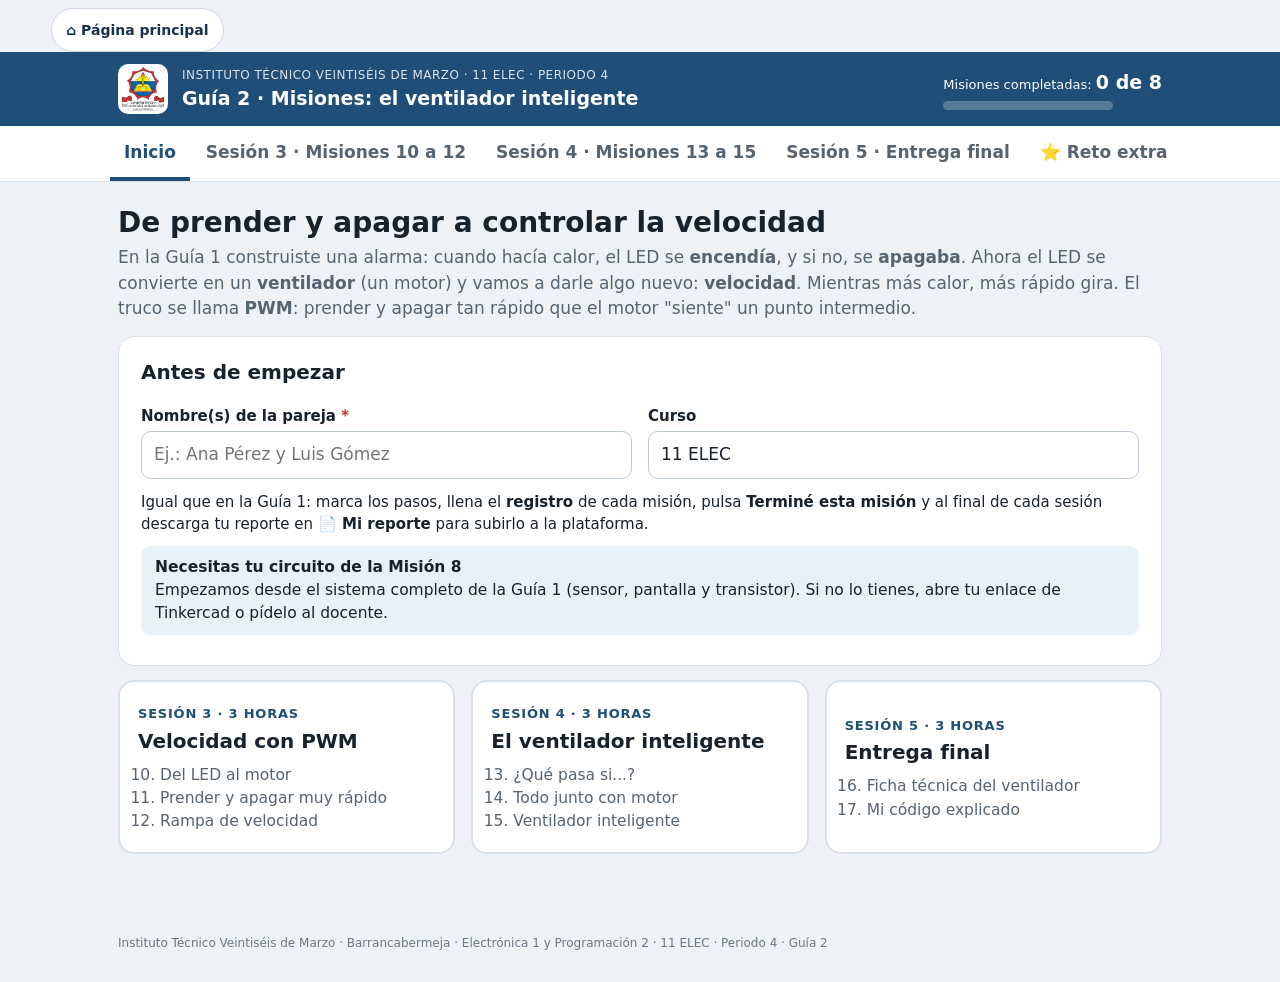
<file: once/electronica-programacion-guia-2/index.html>
<!doctype html>
<html lang="es">
<head>
<meta charset="utf-8">
<meta name="viewport" content="width=device-width,initial-scale=1">
<title>Misiones · Guía 2 · 11 ELEC</title>
<link rel="stylesheet" href="../../assets/electronica-guia-2/estilos.css">
</head>
<body><link rel="stylesheet" href="../../assets/comun/volver.css"><div class="home-return"><a href="../../index.html" aria-label="Ir a la portada principal">⌂ Página principal</a></div>
<header class="top"><div class="top-in">
  <img src="[data-uri]" alt="Escudo del Instituto Técnico Veintiséis de Marzo">
  <div><small>INSTITUTO TÉCNICO VEINTISÉIS DE MARZO · 11 ELEC · PERIODO 4</small><b>Guía 2 · Misiones: el ventilador inteligente</b></div>
  <div class="glob">Misiones completadas: <b id="gcount">0 de 8</b><div class="bar" style="background:rgba(255,255,255,.25)"><span id="gbar" style="background:#7fd3a3"></span></div></div>
</div></header>
<nav class="tabs"><div class="tabs-in" role="tablist">
  <button class="tab" data-tab="inicio" aria-selected="true">Inicio</button>
  <button class="tab" data-tab="s3" aria-selected="false">Sesión 3 · Misiones 10 a 12</button>
  <button class="tab" data-tab="s4" aria-selected="false">Sesión 4 · Misiones 13 a 15</button>
  <button class="tab" data-tab="s5" aria-selected="false">Sesión 5 · Entrega final</button>
  <button class="tab" data-tab="reto" aria-selected="false">⭐ Reto extra</button>
  <button class="tab" data-tab="reporte" aria-selected="false">📄 Mi reporte</button>
</div></nav>
<main>

<!-- ================= INICIO ================= -->
<section class="view on" id="inicio">
  <h2>De prender y apagar a controlar la velocidad</h2>
  <p class="muted">En la Guía 1 construiste una alarma: cuando hacía calor, el LED se <b>encendía</b>, y si no, se <b>apagaba</b>. Ahora el LED se convierte en un <b>ventilador</b> (un motor) y vamos a darle algo nuevo: <b>velocidad</b>. Mientras más calor, más rápido gira. El truco se llama <b>PWM</b>: prender y apagar tan rápido que el motor "siente" un punto intermedio.</p>
  <div class="card">
    <h3>Antes de empezar</h3>
    <div class="grid2">
      <div><label class="f req" for="nombre">Nombre(s) de la pareja</label><input type="text" id="nombre" data-save placeholder="Ej.: Ana Pérez y Luis Gómez"></div>
      <div><label class="f" for="curso">Curso</label><input type="text" id="curso" data-save value="11 ELEC"></div>
    </div>
    <p class="small" style="margin-top:12px">Igual que en la Guía 1: marca los pasos, llena el <b>registro</b> de cada misión, pulsa <b>Terminé esta misión</b> y al final de cada sesión descarga tu reporte en <b>📄 Mi reporte</b> para subirlo a la plataforma.</p>
    <p class="note small"><b>Necesitas tu circuito de la Misión 8</b>Empezamos desde el sistema completo de la Guía 1 (sensor, pantalla y transistor). Si no lo tienes, abre tu enlace de Tinkercad o pídelo al docente.</p>
  </div>
  <div class="g3">
    <button class="home-card" data-go="s3"><span class="n">SESIÓN 3 · 3 HORAS</span><h3>Velocidad con PWM</h3>
      <ol start="10"><li>Del LED al motor</li><li>Prender y apagar muy rápido</li><li>Rampa de velocidad</li></ol></button>
    <button class="home-card" data-go="s4"><span class="n">SESIÓN 4 · 3 HORAS</span><h3>El ventilador inteligente</h3>
      <ol start="13"><li>¿Qué pasa si...?</li><li>Todo junto con motor</li><li>Ventilador inteligente</li></ol></button>
    <button class="home-card" data-go="s5"><span class="n">SESIÓN 5 · 3 HORAS</span><h3>Entrega final</h3>
      <ol start="16"><li>Ficha técnica del ventilador</li><li>Mi código explicado</li></ol></button>
  </div>
</section>

<!-- ================= SESIÓN 3 ================= -->
<section class="view" id="s3">
  <div class="sesshead"><h2>Sesión 3 · Velocidad con PWM</h2><span class="chip">110 min Electrónica + 55 min Programación</span></div>
  <div class="goal">
    <div class="e"><span class="lbl">Al terminar Electrónica podrás</span>cambiar el LED por un motor protegido con un diodo y controlar su velocidad con PWM, viendo la señal en un osciloscopio.</div>
    <div class="p"><span class="lbl">Al terminar Programación podrás</span>usar un ciclo <code>for</code> con <code>analogWrite</code> para que el motor acelere y frene suavemente.</div>
  </div>
  <div class="map"><a href="#m10"><span class="n">10</span>Del LED al motor</a><a href="#m11"><span class="n">11</span>Muy rápido</a><span class="sep">PROGRAMACIÓN →</span><a href="#m12" class="prog"><span class="n">12</span>Rampa</a></div>

  <!-- M10 -->
  <article class="mision" id="m10" data-m="10" data-req="m10_gira,m10_ma,m10_q1,m10_q2">
    <div class="mhead"><span class="num">10</span><div><small>MISIÓN · ELECTRÓNICA</small><h3>Del LED al motor</h3></div><div class="t">⏱ 50 min<br><span class="ok">✔ Completa</span></div></div>
    <div class="mbody">
      <p class="logro">Cambiar el LED de tu circuito por un motor (el ventilador) y comprobar que el transistor lo prende y lo apaga.</p>
      <figure class="big"><svg role="img" aria-label="Esquemático del circuito" xmlns:xlink="http://www.w3.org/1999/xlink" viewBox="0 0 367.566 328.24" xmlns="http://www.w3.org/2000/svg" version="1.1">
 
 <defs>
  <style type="text/css">*{stroke-linejoin: round; stroke-linecap: butt}</style>
 </defs>
 <g id="f10-figure_1">
  <g id="f10-patch_1">
   <path d="M 0 328.24 
L 367.566 328.24 
L 367.566 0 
L 0 0 
L 0 328.24 
z
" style="fill: none"/>
  </g>
  <g id="f10-axes_1">
   <g id="f10-patch_2">
    <path d="M 262.08 267.76 
C 267.331021 267.76 272.367681 265.673747 276.080714 261.960714 
C 279.793747 258.247681 281.88 253.211021 281.88 247.96 
C 281.88 242.708979 279.793747 237.672319 276.080714 233.959286 
C 272.367681 230.246253 267.331021 228.16 262.08 228.16 
C 256.828979 228.16 251.792319 230.246253 248.079286 233.959286 
C 244.366253 237.672319 242.28 242.708979 242.28 247.96 
C 242.28 253.211021 244.366253 258.247681 248.079286 261.960714 
C 251.792319 265.673747 256.828979 267.76 262.08 267.76 
L 262.08 267.76 
z
" clip-path="url(#f10-p58bcf68af5)" style="fill: none; stroke: #1d2b3a; stroke-width: 1.6; stroke-linejoin: miter"/>
   </g>
   <g id="f10-patch_3">
    <path d="M 269.34 179.68 
C 274.113656 179.68 278.692438 177.783406 282.067922 174.407922 
C 285.443406 171.032438 287.34 166.453656 287.34 161.68 
C 287.34 156.906344 285.443406 152.327562 282.067922 148.952078 
C 278.692438 145.576594 274.113656 143.68 269.34 143.68 
C 264.566344 143.68 259.987562 145.576594 256.612078 148.952078 
C 253.236594 152.327562 251.34 156.906344 251.34 161.68 
C 251.34 166.453656 253.236594 171.032438 256.612078 174.407922 
C 259.987562 177.783406 264.566344 179.68 269.34 179.68 
L 269.34 179.68 
z
" clip-path="url(#f10-p58bcf68af5)" style="fill: none; stroke: #1d2b3a; stroke-width: 1.6; stroke-linejoin: miter"/>
   </g>
   <g id="f10-patch_4">
    <path d="M 269.34 86.08 
C 274.113656 86.08 278.692438 84.183406 282.067922 80.807922 
C 285.443406 77.432438 287.34 72.853656 287.34 68.08 
C 287.34 63.306344 285.443406 58.727562 282.067922 55.352078 
C 278.692438 51.976594 274.113656 50.08 269.34 50.08 
C 264.566344 50.08 259.987562 51.976594 256.612078 55.352078 
C 253.236594 58.727562 251.34 63.306344 251.34 68.08 
C 251.34 72.853656 253.236594 77.432438 256.612078 80.807922 
C 259.987562 84.183406 264.566344 86.08 269.34 86.08 
L 269.34 86.08 
z
" clip-path="url(#f10-p58bcf68af5)" style="fill: none; stroke: #1f4e79; stroke-width: 1.6; stroke-linejoin: miter"/>
   </g>
   <g id="f10-patch_5">
    <path d="M 325.14 167.98 
L 334.14 155.38 
L 343.14 167.98 
L 325.14 167.98 
z
" clip-path="url(#f10-p58bcf68af5)" style="fill: none; stroke: #1d2b3a; stroke-width: 1.6; stroke-linecap: round"/>
   </g>
   <g id="f10-line2d_1">
    <path d="M 242.28 247.96 
L 255.48 247.96 
" clip-path="url(#f10-p58bcf68af5)" style="fill: none; stroke: #1d2b3a; stroke-width: 1.6; stroke-linecap: round"/>
   </g>
   <g id="f10-line2d_2">
    <path d="M 255.48 234.76 
L 255.48 261.16 
" clip-path="url(#f10-p58bcf68af5)" style="fill: none; stroke: #1d2b3a; stroke-width: 1.6; stroke-linecap: round"/>
   </g>
   <g id="f10-line2d_3">
    <path d="M 255.48 241.36 
L 269.34 229.48 
L 269.34 222.88 
" clip-path="url(#f10-p58bcf68af5)" style="fill: none; stroke: #1d2b3a; stroke-width: 1.6; stroke-linecap: round"/>
   </g>
   <g id="f10-line2d_4">
    <path d="M 255.48 254.56 
L 269.34 266.44 
L 269.34 273.04 
" clip-path="url(#f10-p58bcf68af5)" style="fill: none; stroke: #1d2b3a; stroke-width: 1.6; stroke-linecap: round"/>
   </g>
   <g id="f10-line2d_5">
    <path d="M 255.48 254.56 
L 262.506691 260.582878 
" clip-path="url(#f10-p58bcf68af5)" style="fill: none; stroke: #1d2b3a; stroke-width: 1.6; stroke-linecap: round"/>
   </g>
   <g id="f10-patch_6">
    <path d="M 264.84954 257.849554 
L 269.34 266.44 
L 260.163842 263.316201 
z
" clip-path="url(#f10-p58bcf68af5)" style="fill: #1d2b3a"/>
   </g>
   <g id="f10-line2d_6">
    <path d="M 269.34 222.88 
L 269.34 215.68 
L 269.34 208.48 
" clip-path="url(#f10-p58bcf68af5)" style="fill: none; stroke: #1d2b3a; stroke-width: 1.6; stroke-linecap: round"/>
   </g>
   <g id="f10-line2d_7">
    <path d="M 269.34 208.48 
L 269.34 187.6 
L 269.34 187.6 
M 269.34 135.76 
L 269.34 135.76 
L 269.34 114.88 
" clip-path="url(#f10-p58bcf68af5)" style="fill: none; stroke: #1d2b3a; stroke-width: 1.6; stroke-linecap: round"/>
   </g>
   <g id="f10-line2d_8">
    <path d="M 277.26 179.68 
L 277.26 187.6 
L 261.42 187.6 
L 261.42 179.68 
" clip-path="url(#f10-p58bcf68af5)" style="fill: none; stroke: #1d2b3a; stroke-width: 1.6; stroke-linecap: round"/>
   </g>
   <g id="f10-line2d_9">
    <path d="M 277.26 143.68 
L 277.26 135.76 
L 261.42 135.76 
L 261.42 143.68 
" clip-path="url(#f10-p58bcf68af5)" style="fill: none; stroke: #1d2b3a; stroke-width: 1.6; stroke-linecap: round"/>
   </g>
   <g id="f10-line2d_10">
    <path d="M 269.34 114.88 
L 269.34 86.08 
L 269.34 86.08 
M 269.34 50.08 
L 269.34 50.08 
L 269.34 21.28 
" clip-path="url(#f10-p58bcf68af5)" style="fill: none; stroke: #1f4e79; stroke-width: 1.6; stroke-linecap: round"/>
   </g>
   <g id="f10-line2d_11">
    <path d="M 269.34 208.48 
L 301.74 208.48 
L 334.14 208.48 
" clip-path="url(#f10-p58bcf68af5)" style="fill: none; stroke: #1d2b3a; stroke-width: 1.6; stroke-linecap: round"/>
   </g>
   <g id="f10-line2d_12">
    <path d="M 334.14 208.48 
L 334.14 167.98 
M 325.14 155.38 
L 343.14 155.38 
M 334.14 155.38 
L 334.14 114.88 
" clip-path="url(#f10-p58bcf68af5)" style="fill: none; stroke: #1d2b3a; stroke-width: 1.6; stroke-linecap: round"/>
   </g>
   <g id="f10-line2d_13">
    <path d="M 334.14 114.88 
L 301.74 114.88 
L 269.34 114.88 
" clip-path="url(#f10-p58bcf68af5)" style="fill: none; stroke: #1d2b3a; stroke-width: 1.6; stroke-linecap: round"/>
   </g>
   <g id="f10-line2d_14">
    <path d="M 269.34 273.04 
L 269.34 285.64 
L 269.34 298.24 
" clip-path="url(#f10-p58bcf68af5)" style="fill: none; stroke: #1d2b3a; stroke-width: 1.6; stroke-linecap: round"/>
   </g>
   <g id="f10-line2d_15">
    <path d="M 269.34 298.24 
L 269.34 312.64 
L 260.34 312.64 
L 278.34 312.64 
M 263.04 316.96 
L 275.64 316.96 
M 267.54 321.28 
L 271.14 321.28 
" clip-path="url(#f10-p58bcf68af5)" style="fill: none; stroke: #1d2b3a; stroke-width: 1.6; stroke-linecap: round"/>
   </g>
   <g id="f10-line2d_16">
    <path d="M 242.28 247.96 
L 233.28 247.96 
L 224.28 247.96 
" clip-path="url(#f10-p58bcf68af5)" style="fill: none; stroke: #1d2b3a; stroke-width: 1.6; stroke-linecap: round"/>
   </g>
   <g id="f10-line2d_17">
    <path d="M 224.28 247.96 
L 195.48 247.96 
L 192.48 256.96 
L 186.48 238.96 
L 180.48 256.96 
L 174.48 238.96 
L 168.48 256.96 
L 162.48 238.96 
L 159.48 247.96 
L 130.68 247.96 
" clip-path="url(#f10-p58bcf68af5)" style="fill: none; stroke: #1d2b3a; stroke-width: 1.6; stroke-linecap: round"/>
   </g>
   <g id="f10-line2d_18">
    <path d="M 130.68 247.96 
L 119.88 247.96 
L 109.08 247.96 
" clip-path="url(#f10-p58bcf68af5)" style="fill: none; stroke: #1d2b3a; stroke-width: 1.6; stroke-linecap: round"/>
   </g>
   <g id="f10-line2d_19">
    <path d="M 4.68 323.56 
L 91.08 323.56 
L 91.08 172.36 
L 4.68 172.36 
L 4.68 323.56 
" clip-path="url(#f10-p58bcf68af5)" style="fill: none; stroke: #1f4e79; stroke-width: 1.6; stroke-linecap: round"/>
   </g>
   <g id="f10-line2d_20">
    <path d="M 91.08 201.16 
L 109.08 201.16 
" clip-path="url(#f10-p58bcf68af5)" style="fill: none; stroke: #1f4e79; stroke-width: 1.6; stroke-linecap: round"/>
   </g>
   <g id="f10-line2d_21">
    <path d="M 91.08 247.96 
L 109.08 247.96 
" clip-path="url(#f10-p58bcf68af5)" style="fill: none; stroke: #1f4e79; stroke-width: 1.6; stroke-linecap: round"/>
   </g>
   <g id="f10-line2d_22">
    <path d="M 91.08 294.76 
L 109.08 294.76 
" clip-path="url(#f10-p58bcf68af5)" style="fill: none; stroke: #1f4e79; stroke-width: 1.6; stroke-linecap: round"/>
   </g>
   <g id="f10-line2d_23">
    <path d="M 109.08 201.16 
L 121.68 201.16 
L 134.28 201.16 
" clip-path="url(#f10-p58bcf68af5)" style="fill: none; stroke: #1d2b3a; stroke-width: 1.6; stroke-linecap: round"/>
   </g>
   <g id="f10-line2d_24">
    <path d="M 134.28 201.16 
L 134.28 111.22 
L 134.28 21.28 
" clip-path="url(#f10-p58bcf68af5)" style="fill: none; stroke: #1d2b3a; stroke-width: 1.6; stroke-linecap: round"/>
   </g>
   <g id="f10-line2d_25">
    <path d="M 134.28 21.28 
L 201.81 21.28 
L 269.34 21.28 
" clip-path="url(#f10-p58bcf68af5)" style="fill: none; stroke: #1d2b3a; stroke-width: 1.6; stroke-linecap: round"/>
   </g>
   <g id="f10-line2d_26">
    <path d="M 109.08 294.76 
L 121.68 294.76 
L 134.28 294.76 
" clip-path="url(#f10-p58bcf68af5)" style="fill: none; stroke: #1d2b3a; stroke-width: 1.6; stroke-linecap: round"/>
   </g>
   <g id="f10-line2d_27">
    <path d="M 134.28 294.76 
L 134.28 296.5 
L 134.28 298.24 
" clip-path="url(#f10-p58bcf68af5)" style="fill: none; stroke: #1d2b3a; stroke-width: 1.6; stroke-linecap: round"/>
   </g>
   <g id="f10-line2d_28">
    <path d="M 134.28 298.24 
L 201.81 298.24 
L 269.34 298.24 
" clip-path="url(#f10-p58bcf68af5)" style="fill: none; stroke: #1d2b3a; stroke-width: 1.6; stroke-linecap: round"/>
   </g>
   <g id="f10-text_1">
    <text style="font-size: 13px; font-family: 'DejaVu Sans'; text-anchor: start; fill: #1d2b3a" x="287.28" y="284.646328" transform="rotate(-0 287.28 284.646328)">Q1  2N2222</text>
   </g>
   <g id="f10-text_2">
    <text style="font-size: 13px; font-family: 'DejaVu Sans'; text-anchor: start; fill: #1d2b3a" x="287.34" y="162.818906" transform="rotate(-0 287.34 162.818906)">M</text>
   </g>
   <g id="f10-text_3">
    <text style="font-size: 14px; font-family: 'DejaVu Sans'; text-anchor: middle; fill: #1f4e79" x="269.34" y="73.183437" transform="rotate(-0 269.34 73.183437)">A</text>
   </g>
   <g id="f10-text_4">
    <text style="font-size: 13px; font-family: 'DejaVu Sans'; text-anchor: start; fill: #1d2b3a" x="346.74" y="166.418906" transform="rotate(-0 346.74 166.418906)">D1</text>
   </g>
   <g id="f10-text_5">
    <!-- R$_B$ = 1 kΩ -->
    <g style="fill: #1d2b3a" transform="translate(145.045 232.825)">
     <text>
      <tspan x="0" y="-0.125" style="font-size: 13px; font-family: 'DejaVu Sans'; fill: #1d2b3a">R</tspan>
      <tspan x="15.755518" y="-0.125" style="font-size: 13px; font-family: 'DejaVu Sans'; fill: #1d2b3a"> </tspan>
      <tspan x="19.887842" y="-0.125" style="font-size: 13px; font-family: 'DejaVu Sans'; fill: #1d2b3a">=</tspan>
      <tspan x="30.78042" y="-0.125" style="font-size: 13px; font-family: 'DejaVu Sans'; fill: #1d2b3a"> </tspan>
      <tspan x="34.912744" y="-0.125" style="font-size: 13px; font-family: 'DejaVu Sans'; fill: #1d2b3a">1</tspan>
      <tspan x="43.18374" y="-0.125" style="font-size: 13px; font-family: 'DejaVu Sans'; fill: #1d2b3a"> </tspan>
      <tspan x="47.316064" y="-0.125" style="font-size: 13px; font-family: 'DejaVu Sans'; fill: #1d2b3a">k</tspan>
      <tspan x="54.844385" y="-0.125" style="font-size: 13px; font-family: 'DejaVu Sans'; fill: #1d2b3a">Ω</tspan>
      <tspan x="9.157129" y="1.824994" style="font-style: oblique; font-size: 9.1px; font-family: 'DejaVu Sans'; fill: #1d2b3a">B</tspan>
     </text>
    </g>
   </g>
   <g id="f10-text_6">
    <text style="font-size: 14px; font-family: 'DejaVu Sans'; text-anchor: end; fill: #1f4e79" x="85.68" y="206.163906" transform="rotate(-0 85.68 206.163906)">5V</text>
   </g>
   <g id="f10-text_7">
    <text style="font-size: 14px; font-family: 'DejaVu Sans'; text-anchor: end; fill: #1f4e79" x="85.68" y="253.055781" transform="rotate(-0 85.68 253.055781)">D9</text>
   </g>
   <g id="f10-text_8">
    <text style="font-size: 14px; font-family: 'DejaVu Sans'; text-anchor: end; fill: #1f4e79" x="85.68" y="299.855781" transform="rotate(-0 85.68 299.855781)">GND</text>
   </g>
   <g id="f10-text_9">
    <text style="font-size: 14px; font-family: 'DejaVu Sans'; text-anchor: middle; fill: #1f4e79" x="56.88" y="166.979375" transform="rotate(-0 56.88 166.979375)">Arduino Uno</text>
   </g>
   <g id="f10-text_10">
    <text style="font-size: 13px; font-family: 'DejaVu Sans'; text-anchor: middle; fill: #1d2b3a" x="272.94" y="15.826484" transform="rotate(-0 272.94 15.826484)">5 V</text>
   </g>
   <g id="f10-patch_7">
    <path d="M 269.34 211.18 
C 270.056048 211.18 270.742866 210.895511 271.249188 210.389188 
C 271.755511 209.882866 272.04 209.196048 272.04 208.48 
C 272.04 207.763952 271.755511 207.077134 271.249188 206.570812 
C 270.742866 206.064489 270.056048 205.78 269.34 205.78 
C 268.623952 205.78 267.937134 206.064489 267.430812 206.570812 
C 266.924489 207.077134 266.64 207.763952 266.64 208.48 
C 266.64 209.196048 266.924489 209.882866 267.430812 210.389188 
C 267.937134 210.895511 268.623952 211.18 269.34 211.18 
z
" clip-path="url(#f10-p58bcf68af5)" style="fill: #1d2b3a; stroke: #1d2b3a; stroke-width: 1.6; stroke-linejoin: miter"/>
   </g>
   <g id="f10-patch_8">
    <path d="M 269.34 117.58 
C 270.056048 117.58 270.742866 117.295511 271.249188 116.789188 
C 271.755511 116.282866 272.04 115.596048 272.04 114.88 
C 272.04 114.163952 271.755511 113.477134 271.249188 112.970812 
C 270.742866 112.464489 270.056048 112.18 269.34 112.18 
C 268.623952 112.18 267.937134 112.464489 267.430812 112.970812 
C 266.924489 113.477134 266.64 114.163952 266.64 114.88 
C 266.64 115.596048 266.924489 116.282866 267.430812 116.789188 
C 267.937134 117.295511 268.623952 117.58 269.34 117.58 
z
" clip-path="url(#f10-p58bcf68af5)" style="fill: #1d2b3a; stroke: #1d2b3a; stroke-width: 1.6; stroke-linejoin: miter"/>
   </g>
   <g id="f10-patch_9">
    <path d="M 269.34 300.94 
C 270.056048 300.94 270.742866 300.655511 271.249188 300.149188 
C 271.755511 299.642866 272.04 298.956048 272.04 298.24 
C 272.04 297.523952 271.755511 296.837134 271.249188 296.330812 
C 270.742866 295.824489 270.056048 295.54 269.34 295.54 
C 268.623952 295.54 267.937134 295.824489 267.430812 296.330812 
C 266.924489 296.837134 266.64 297.523952 266.64 298.24 
C 266.64 298.956048 266.924489 299.642866 267.430812 300.149188 
C 267.937134 300.655511 268.623952 300.94 269.34 300.94 
z
" clip-path="url(#f10-p58bcf68af5)" style="fill: #1d2b3a; stroke: #1d2b3a; stroke-width: 1.6; stroke-linejoin: miter"/>
   </g>
   <g id="f10-patch_10">
    <path d="M 269.34 23.98 
C 270.056048 23.98 270.742866 23.695511 271.249188 23.189188 
C 271.755511 22.682866 272.04 21.996048 272.04 21.28 
C 272.04 20.563952 271.755511 19.877134 271.249188 19.370812 
C 270.742866 18.864489 270.056048 18.58 269.34 18.58 
C 268.623952 18.58 267.937134 18.864489 267.430812 19.370812 
C 266.924489 19.877134 266.64 20.563952 266.64 21.28 
C 266.64 21.996048 266.924489 22.682866 267.430812 23.189188 
C 267.937134 23.695511 268.623952 23.98 269.34 23.98 
z
" clip-path="url(#f10-p58bcf68af5)" style="fill: #1d2b3a; stroke: #1d2b3a; stroke-width: 1.6; stroke-linejoin: miter"/>
   </g>
  </g>
 </g>
 <defs>
  <clipPath id="f10-p58bcf68af5">
   <rect x="0" y="0" width="367.566" height="328.24"/>
  </clipPath>
 </defs>
</svg>
<figcaption>Etapa del motor. El amperímetro (A) va en serie para medir la corriente del motor. El diodo D1 va al revés: su raya hacia los 5 V.</figcaption></figure>
      <div class="grid2">
        <ul class="steps">
          <li><input type="checkbox" id="c10_1" data-save><label for="c10_1">Abre tu circuito de la Misión 8 y <b>duplícalo</b> (así conservas el original).</label></li>
          <li><input type="checkbox" id="c10_2" data-save><label for="c10_2">Quita el <b>LED</b> y la resistencia de <b>330 Ω</b>. En su lugar pon un <b>motor de CC</b> entre 5V y el colector.</label></li>
          <li><input type="checkbox" id="c10_3" data-save><label for="c10_3">Pon un <b>diodo</b> (1N4007) al lado del motor: la <b>raya</b> del diodo hacia <b>5V</b>, el otro lado al colector.</label></li>
        </ul>
        <ul class="steps">
          <li><input type="checkbox" id="c10_4" data-save><label for="c10_4">Cambia la resistencia de la base de 4,7 kΩ por <b>1 kΩ</b>.</label></li>
          <li><input type="checkbox" id="c10_5" data-save><label for="c10_5">Pon el <b>multímetro en corriente (A)</b> en serie entre 5V y el motor.</label></li>
          <li><input type="checkbox" id="c10_6" data-save><label for="c10_6">Carga el programa de prueba y simula.</label></li>
        </ul>
      </div>
      <div class="code" data-code="m10_prueba"><button class="copy" type="button">Copiar código</button><pre></pre></div>
      <div class="grid2" style="margin-top:6px">
        <div class="note"><b>¿Por qué 1 kΩ y no 4,7 kΩ?</b>El motor pide mucha más corriente que el LED. Para que la llave del transistor se abra del todo, la base necesita un <b>chorrito más grande</b>: una resistencia menor deja pasar más.</div>
        <div class="note warn"><b>¿Por qué el diodo?</b>Un motor es como una rueda pesada: cuando lo apagas, sigue empujando corriente un instante. El diodo le da un <b>camino seguro</b> a esa corriente para que no dañe el transistor.</div>
      </div>
      <div class="reg"><h4>📋 Registro</h4>
        <div class="grid2">
          <div><label class="f req" for="m10_gira">¿El motor gira 3 s y se detiene 2 s?</label><select id="m10_gira" data-save><option value="">Elige</option><option>Sí</option><option>Gira pero no se detiene</option><option>No gira</option></select></div>
          <div><label class="f req" for="m10_ma">Corriente del motor cuando gira (mA)</label><input type="text" inputmode="decimal" id="m10_ma" data-save placeholder="Lo que marca el amperímetro"></div>
        </div>
        <label class="f req" for="m10_q1">El motor necesita más corriente que el LED. Por eso...</label>
        <select id="m10_q1" data-save data-ans="b"><option value="">Elige</option><option value="a">Quitamos la resistencia de la base</option><option value="b">Usamos una resistencia de base menor (1 kΩ) para dar más señal a la base</option><option value="c">Conectamos el motor directo a D9</option></select><div class="fb" id="fbq10a"></div>
        <label class="f req" for="m10_q2">El diodo junto al motor sirve para...</label>
        <select id="m10_q2" data-save data-ans="c"><option value="">Elige</option><option value="a">Que el motor gire más rápido</option><option value="b">Encender una luz</option><option value="c">Proteger el transistor cuando el motor se apaga</option></select><div class="fb" id="fbq10b"></div>
      </div>
      <div class="row"><button class="btn done" data-finish="10">✔ Terminé esta misión</button><span class="fb" id="ff10"></span></div>
    </div>
  </article>

  <!-- M11 -->
  <article class="mision" id="m11" data-m="11" data-req="m11_r0,m11_r64,m11_r128,m11_r191,m11_r255,m11_onda,m11_regla">
    <div class="mhead"><span class="num">11</span><div><small>MISIÓN · ELECTRÓNICA</small><h3>Prender y apagar muy rápido</h3></div><div class="t">⏱ 50 min<br><span class="ok">✔ Completa</span></div></div>
    <div class="mbody">
      <p class="logro">Descubrir cómo el PWM controla la velocidad del motor y verlo en un osciloscopio.</p>
      <h3 style="font-size:18px">Primero, míralo aquí</h3>
      <div class="pwmbox">
        <div>
          <svg class="wave" id="wave" viewBox="0 0 400 140" role="img" aria-label="Señal PWM"></svg>
          <label class="f" for="pwmS">👆 Mueve el deslizador · Valor de <code>analogWrite</code>: <span id="pwmV" class="bignum">128</span></label>
          <input type="range" id="pwmS" min="0" max="255" value="128" style="width:100%;accent-color:var(--prog)">
          <p class="small">Tiempo encendido: <b id="pwmP">50 %</b></p>
          <div class="bar"><span id="pwmB"></span></div>
        </div>
        <div style="text-align:center">
          <svg class="fan" viewBox="0 0 120 120" aria-label="Ventilador"><circle cx="60" cy="60" r="56" fill="#eef3f8" stroke="#1F4E79" stroke-width="3"/><g class="blades" id="fanB" fill="#1F4E79"><ellipse cx="60" cy="30" rx="12" ry="26"/><ellipse cx="60" cy="90" rx="12" ry="26"/><ellipse cx="30" cy="60" rx="26" ry="12"/><ellipse cx="90" cy="60" rx="26" ry="12"/></g><circle cx="60" cy="60" r="9" fill="#c27c0e"/></svg>
          <p class="small">Mientras más tiempo encendido en cada ciclo, más rápido gira.</p>
        </div>
      </div>
      <div class="note small"><b>La idea</b>D9 se prende y se apaga unas <b>490 veces por segundo</b>. El motor no alcanza a detenerse, así que gira a una velocidad que depende de qué porcentaje del tiempo estuvo encendido.</div>
      <h3 style="font-size:18px;margin-top:16px">Ahora, en Tinkercad</h3>
      <div class="grid2">
        <figure><svg role="img" aria-label="Esquemático del circuito" xmlns:xlink="http://www.w3.org/1999/xlink" viewBox="0 0 367.566 353.44" xmlns="http://www.w3.org/2000/svg" version="1.1">
 
 <defs>
  <style type="text/css">*{stroke-linejoin: round; stroke-linecap: butt}</style>
 </defs>
 <g id="f11-figure_1">
  <g id="f11-patch_1">
   <path d="M 0 353.44 
L 367.566 353.44 
L 367.566 0 
L 0 0 
L 0 353.44 
z
" style="fill: none"/>
  </g>
  <g id="f11-axes_1">
   <g id="f11-patch_2">
    <path d="M 262.08 195.76 
C 267.331021 195.76 272.367681 193.673747 276.080714 189.960714 
C 279.793747 186.247681 281.88 181.211021 281.88 175.96 
C 281.88 170.708979 279.793747 165.672319 276.080714 161.959286 
C 272.367681 158.246253 267.331021 156.16 262.08 156.16 
C 256.828979 156.16 251.792319 158.246253 248.079286 161.959286 
C 244.366253 165.672319 242.28 170.708979 242.28 175.96 
C 242.28 181.211021 244.366253 186.247681 248.079286 189.960714 
C 251.792319 193.673747 256.828979 195.76 262.08 195.76 
L 262.08 195.76 
z
" clip-path="url(#f11-p51b1b13f14)" style="fill: none; stroke: #1d2b3a; stroke-width: 1.6; stroke-linejoin: miter"/>
   </g>
   <g id="f11-patch_3">
    <path d="M 269.34 107.68 
C 274.113656 107.68 278.692438 105.783406 282.067922 102.407922 
C 285.443406 99.032438 287.34 94.453656 287.34 89.68 
C 287.34 84.906344 285.443406 80.327562 282.067922 76.952078 
C 278.692438 73.576594 274.113656 71.68 269.34 71.68 
C 264.566344 71.68 259.987562 73.576594 256.612078 76.952078 
C 253.236594 80.327562 251.34 84.906344 251.34 89.68 
C 251.34 94.453656 253.236594 99.032438 256.612078 102.407922 
C 259.987562 105.783406 264.566344 107.68 269.34 107.68 
L 269.34 107.68 
z
" clip-path="url(#f11-p51b1b13f14)" style="fill: none; stroke: #1d2b3a; stroke-width: 1.6; stroke-linejoin: miter"/>
   </g>
   <g id="f11-patch_4">
    <path d="M 325.14 95.98 
L 334.14 83.38 
L 343.14 95.98 
L 325.14 95.98 
z
" clip-path="url(#f11-p51b1b13f14)" style="fill: none; stroke: #1d2b3a; stroke-width: 1.6; stroke-linecap: round"/>
   </g>
   <g id="f11-line2d_1">
    <path d="M 242.28 175.96 
L 255.48 175.96 
" clip-path="url(#f11-p51b1b13f14)" style="fill: none; stroke: #1d2b3a; stroke-width: 1.6; stroke-linecap: round"/>
   </g>
   <g id="f11-line2d_2">
    <path d="M 255.48 162.76 
L 255.48 189.16 
" clip-path="url(#f11-p51b1b13f14)" style="fill: none; stroke: #1d2b3a; stroke-width: 1.6; stroke-linecap: round"/>
   </g>
   <g id="f11-line2d_3">
    <path d="M 255.48 169.36 
L 269.34 157.48 
L 269.34 150.88 
" clip-path="url(#f11-p51b1b13f14)" style="fill: none; stroke: #1d2b3a; stroke-width: 1.6; stroke-linecap: round"/>
   </g>
   <g id="f11-line2d_4">
    <path d="M 255.48 182.56 
L 269.34 194.44 
L 269.34 201.04 
" clip-path="url(#f11-p51b1b13f14)" style="fill: none; stroke: #1d2b3a; stroke-width: 1.6; stroke-linecap: round"/>
   </g>
   <g id="f11-line2d_5">
    <path d="M 255.48 182.56 
L 262.506691 188.582878 
" clip-path="url(#f11-p51b1b13f14)" style="fill: none; stroke: #1d2b3a; stroke-width: 1.6; stroke-linecap: round"/>
   </g>
   <g id="f11-patch_5">
    <path d="M 264.84954 185.849554 
L 269.34 194.44 
L 260.163842 191.316201 
z
" clip-path="url(#f11-p51b1b13f14)" style="fill: #1d2b3a"/>
   </g>
   <g id="f11-line2d_6">
    <path d="M 269.34 150.88 
L 269.34 143.68 
L 269.34 136.48 
" clip-path="url(#f11-p51b1b13f14)" style="fill: none; stroke: #1d2b3a; stroke-width: 1.6; stroke-linecap: round"/>
   </g>
   <g id="f11-line2d_7">
    <path d="M 269.34 136.48 
L 269.34 115.6 
L 269.34 115.6 
M 269.34 63.76 
L 269.34 63.76 
L 269.34 42.88 
" clip-path="url(#f11-p51b1b13f14)" style="fill: none; stroke: #1d2b3a; stroke-width: 1.6; stroke-linecap: round"/>
   </g>
   <g id="f11-line2d_8">
    <path d="M 277.26 107.68 
L 277.26 115.6 
L 261.42 115.6 
L 261.42 107.68 
" clip-path="url(#f11-p51b1b13f14)" style="fill: none; stroke: #1d2b3a; stroke-width: 1.6; stroke-linecap: round"/>
   </g>
   <g id="f11-line2d_9">
    <path d="M 277.26 71.68 
L 277.26 63.76 
L 261.42 63.76 
L 261.42 71.68 
" clip-path="url(#f11-p51b1b13f14)" style="fill: none; stroke: #1d2b3a; stroke-width: 1.6; stroke-linecap: round"/>
   </g>
   <g id="f11-line2d_10">
    <path d="M 269.34 42.88 
L 269.34 32.08 
L 269.34 21.28 
" clip-path="url(#f11-p51b1b13f14)" style="fill: none; stroke: #1d2b3a; stroke-width: 1.6; stroke-linecap: round"/>
   </g>
   <g id="f11-line2d_11">
    <path d="M 269.34 136.48 
L 301.74 136.48 
L 334.14 136.48 
" clip-path="url(#f11-p51b1b13f14)" style="fill: none; stroke: #1d2b3a; stroke-width: 1.6; stroke-linecap: round"/>
   </g>
   <g id="f11-line2d_12">
    <path d="M 334.14 136.48 
L 334.14 95.98 
M 325.14 83.38 
L 343.14 83.38 
M 334.14 83.38 
L 334.14 42.88 
" clip-path="url(#f11-p51b1b13f14)" style="fill: none; stroke: #1d2b3a; stroke-width: 1.6; stroke-linecap: round"/>
   </g>
   <g id="f11-line2d_13">
    <path d="M 334.14 42.88 
L 301.74 42.88 
L 269.34 42.88 
" clip-path="url(#f11-p51b1b13f14)" style="fill: none; stroke: #1d2b3a; stroke-width: 1.6; stroke-linecap: round"/>
   </g>
   <g id="f11-line2d_14">
    <path d="M 269.34 201.04 
L 269.34 213.64 
L 269.34 226.24 
" clip-path="url(#f11-p51b1b13f14)" style="fill: none; stroke: #1d2b3a; stroke-width: 1.6; stroke-linecap: round"/>
   </g>
   <g id="f11-line2d_15">
    <path d="M 269.34 226.24 
L 269.34 240.64 
L 260.34 240.64 
L 278.34 240.64 
M 263.04 244.96 
L 275.64 244.96 
M 267.54 249.28 
L 271.14 249.28 
" clip-path="url(#f11-p51b1b13f14)" style="fill: none; stroke: #1d2b3a; stroke-width: 1.6; stroke-linecap: round"/>
   </g>
   <g id="f11-line2d_16">
    <path d="M 242.28 175.96 
L 233.28 175.96 
L 224.28 175.96 
" clip-path="url(#f11-p51b1b13f14)" style="fill: none; stroke: #1d2b3a; stroke-width: 1.6; stroke-linecap: round"/>
   </g>
   <g id="f11-line2d_17">
    <path d="M 224.28 175.96 
L 195.48 175.96 
L 192.48 184.96 
L 186.48 166.96 
L 180.48 184.96 
L 174.48 166.96 
L 168.48 184.96 
L 162.48 166.96 
L 159.48 175.96 
L 130.68 175.96 
" clip-path="url(#f11-p51b1b13f14)" style="fill: none; stroke: #1d2b3a; stroke-width: 1.6; stroke-linecap: round"/>
   </g>
   <g id="f11-line2d_18">
    <path d="M 130.68 175.96 
L 119.88 175.96 
L 109.08 175.96 
" clip-path="url(#f11-p51b1b13f14)" style="fill: none; stroke: #1d2b3a; stroke-width: 1.6; stroke-linecap: round"/>
   </g>
   <g id="f11-line2d_19">
    <path d="M 4.68 251.56 
L 91.08 251.56 
L 91.08 100.36 
L 4.68 100.36 
L 4.68 251.56 
" clip-path="url(#f11-p51b1b13f14)" style="fill: none; stroke: #1f4e79; stroke-width: 1.6; stroke-linecap: round"/>
   </g>
   <g id="f11-line2d_20">
    <path d="M 91.08 129.16 
L 109.08 129.16 
" clip-path="url(#f11-p51b1b13f14)" style="fill: none; stroke: #1f4e79; stroke-width: 1.6; stroke-linecap: round"/>
   </g>
   <g id="f11-line2d_21">
    <path d="M 91.08 175.96 
L 109.08 175.96 
" clip-path="url(#f11-p51b1b13f14)" style="fill: none; stroke: #1f4e79; stroke-width: 1.6; stroke-linecap: round"/>
   </g>
   <g id="f11-line2d_22">
    <path d="M 91.08 222.76 
L 109.08 222.76 
" clip-path="url(#f11-p51b1b13f14)" style="fill: none; stroke: #1f4e79; stroke-width: 1.6; stroke-linecap: round"/>
   </g>
   <g id="f11-line2d_23">
    <path d="M 109.08 129.16 
L 121.68 129.16 
L 134.28 129.16 
" clip-path="url(#f11-p51b1b13f14)" style="fill: none; stroke: #1d2b3a; stroke-width: 1.6; stroke-linecap: round"/>
   </g>
   <g id="f11-line2d_24">
    <path d="M 134.28 129.16 
L 134.28 75.22 
L 134.28 21.28 
" clip-path="url(#f11-p51b1b13f14)" style="fill: none; stroke: #1d2b3a; stroke-width: 1.6; stroke-linecap: round"/>
   </g>
   <g id="f11-line2d_25">
    <path d="M 134.28 21.28 
L 201.81 21.28 
L 269.34 21.28 
" clip-path="url(#f11-p51b1b13f14)" style="fill: none; stroke: #1d2b3a; stroke-width: 1.6; stroke-linecap: round"/>
   </g>
   <g id="f11-line2d_26">
    <path d="M 109.08 222.76 
L 121.68 222.76 
L 134.28 222.76 
" clip-path="url(#f11-p51b1b13f14)" style="fill: none; stroke: #1d2b3a; stroke-width: 1.6; stroke-linecap: round"/>
   </g>
   <g id="f11-line2d_27">
    <path d="M 134.28 222.76 
L 134.28 224.5 
L 134.28 226.24 
" clip-path="url(#f11-p51b1b13f14)" style="fill: none; stroke: #1d2b3a; stroke-width: 1.6; stroke-linecap: round"/>
   </g>
   <g id="f11-line2d_28">
    <path d="M 134.28 226.24 
L 201.81 226.24 
L 269.34 226.24 
" clip-path="url(#f11-p51b1b13f14)" style="fill: none; stroke: #1d2b3a; stroke-width: 1.6; stroke-linecap: round"/>
   </g>
   <g id="f11-line2d_29">
    <path d="M 109.08 175.96 
L 109.08 237.16 
L 109.08 298.36 
" clip-path="url(#f11-p51b1b13f14)" style="fill: none; stroke: #1d2b3a; stroke-width: 1.6; stroke-linecap: round"/>
   </g>
   <g id="f11-line2d_30">
    <path d="M 47.88 348.76 
L 170.28 348.76 
L 170.28 309.16 
L 47.88 309.16 
L 47.88 348.76 
" clip-path="url(#f11-p51b1b13f14)" style="fill: none; stroke: #9a5b00; stroke-width: 1.6; stroke-linecap: round"/>
   </g>
   <g id="f11-line2d_31">
    <path d="M 109.08 309.16 
L 109.08 298.36 
" clip-path="url(#f11-p51b1b13f14)" style="fill: none; stroke: #9a5b00; stroke-width: 1.6; stroke-linecap: round"/>
   </g>
   <g id="f11-text_1">
    <text style="font-size: 13px; font-family: 'DejaVu Sans'; text-anchor: start; fill: #1d2b3a" x="287.28" y="212.646328" transform="rotate(-0 287.28 212.646328)">Q1  2N2222</text>
   </g>
   <g id="f11-text_2">
    <text style="font-size: 13px; font-family: 'DejaVu Sans'; text-anchor: start; fill: #1d2b3a" x="287.34" y="90.818906" transform="rotate(-0 287.34 90.818906)">M</text>
   </g>
   <g id="f11-text_3">
    <text style="font-size: 13px; font-family: 'DejaVu Sans'; text-anchor: start; fill: #1d2b3a" x="346.74" y="94.418906" transform="rotate(-0 346.74 94.418906)">D1</text>
   </g>
   <g id="f11-text_4">
    <!-- R$_B$ = 1 kΩ -->
    <g style="fill: #1d2b3a" transform="translate(145.045 160.825)">
     <text>
      <tspan x="0" y="-0.125" style="font-size: 13px; font-family: 'DejaVu Sans'; fill: #1d2b3a">R</tspan>
      <tspan x="15.755518" y="-0.125" style="font-size: 13px; font-family: 'DejaVu Sans'; fill: #1d2b3a"> </tspan>
      <tspan x="19.887842" y="-0.125" style="font-size: 13px; font-family: 'DejaVu Sans'; fill: #1d2b3a">=</tspan>
      <tspan x="30.78042" y="-0.125" style="font-size: 13px; font-family: 'DejaVu Sans'; fill: #1d2b3a"> </tspan>
      <tspan x="34.912744" y="-0.125" style="font-size: 13px; font-family: 'DejaVu Sans'; fill: #1d2b3a">1</tspan>
      <tspan x="43.18374" y="-0.125" style="font-size: 13px; font-family: 'DejaVu Sans'; fill: #1d2b3a"> </tspan>
      <tspan x="47.316064" y="-0.125" style="font-size: 13px; font-family: 'DejaVu Sans'; fill: #1d2b3a">k</tspan>
      <tspan x="54.844385" y="-0.125" style="font-size: 13px; font-family: 'DejaVu Sans'; fill: #1d2b3a">Ω</tspan>
      <tspan x="9.157129" y="1.824994" style="font-style: oblique; font-size: 9.1px; font-family: 'DejaVu Sans'; fill: #1d2b3a">B</tspan>
     </text>
    </g>
   </g>
   <g id="f11-text_5">
    <text style="font-size: 14px; font-family: 'DejaVu Sans'; text-anchor: end; fill: #1f4e79" x="85.68" y="134.163906" transform="rotate(-0 85.68 134.163906)">5V</text>
   </g>
   <g id="f11-text_6">
    <text style="font-size: 14px; font-family: 'DejaVu Sans'; text-anchor: end; fill: #1f4e79" x="85.68" y="181.055781" transform="rotate(-0 85.68 181.055781)">D9</text>
   </g>
   <g id="f11-text_7">
    <text style="font-size: 14px; font-family: 'DejaVu Sans'; text-anchor: end; fill: #1f4e79" x="85.68" y="227.855781" transform="rotate(-0 85.68 227.855781)">GND</text>
   </g>
   <g id="f11-text_8">
    <text style="font-size: 14px; font-family: 'DejaVu Sans'; text-anchor: middle; fill: #1f4e79" x="56.88" y="94.979375" transform="rotate(-0 56.88 94.979375)">Arduino Uno</text>
   </g>
   <g id="f11-text_9">
    <text style="font-size: 13px; font-family: 'DejaVu Sans'; text-anchor: middle; fill: #1d2b3a" x="272.94" y="15.826484" transform="rotate(-0 272.94 15.826484)">5 V</text>
   </g>
   <g id="f11-text_10">
    <text style="font-size: 12px; font-family: 'DejaVu Sans'; text-anchor: middle; fill: #9a5b00" x="112.68" y="328.67125" transform="rotate(-0 112.68 328.67125)">Osciloscopio (mira D9)</text>
   </g>
   <g id="f11-patch_6">
    <path d="M 269.34 139.18 
C 270.056048 139.18 270.742866 138.895511 271.249188 138.389188 
C 271.755511 137.882866 272.04 137.196048 272.04 136.48 
C 272.04 135.763952 271.755511 135.077134 271.249188 134.570812 
C 270.742866 134.064489 270.056048 133.78 269.34 133.78 
C 268.623952 133.78 267.937134 134.064489 267.430812 134.570812 
C 266.924489 135.077134 266.64 135.763952 266.64 136.48 
C 266.64 137.196048 266.924489 137.882866 267.430812 138.389188 
C 267.937134 138.895511 268.623952 139.18 269.34 139.18 
z
" clip-path="url(#f11-p51b1b13f14)" style="fill: #1d2b3a; stroke: #1d2b3a; stroke-width: 1.6; stroke-linejoin: miter"/>
   </g>
   <g id="f11-patch_7">
    <path d="M 269.34 45.58 
C 270.056048 45.58 270.742866 45.295511 271.249188 44.789188 
C 271.755511 44.282866 272.04 43.596048 272.04 42.88 
C 272.04 42.163952 271.755511 41.477134 271.249188 40.970812 
C 270.742866 40.464489 270.056048 40.18 269.34 40.18 
C 268.623952 40.18 267.937134 40.464489 267.430812 40.970812 
C 266.924489 41.477134 266.64 42.163952 266.64 42.88 
C 266.64 43.596048 266.924489 44.282866 267.430812 44.789188 
C 267.937134 45.295511 268.623952 45.58 269.34 45.58 
z
" clip-path="url(#f11-p51b1b13f14)" style="fill: #1d2b3a; stroke: #1d2b3a; stroke-width: 1.6; stroke-linejoin: miter"/>
   </g>
   <g id="f11-patch_8">
    <path d="M 269.34 228.94 
C 270.056048 228.94 270.742866 228.655511 271.249188 228.149188 
C 271.755511 227.642866 272.04 226.956048 272.04 226.24 
C 272.04 225.523952 271.755511 224.837134 271.249188 224.330812 
C 270.742866 223.824489 270.056048 223.54 269.34 223.54 
C 268.623952 223.54 267.937134 223.824489 267.430812 224.330812 
C 266.924489 224.837134 266.64 225.523952 266.64 226.24 
C 266.64 226.956048 266.924489 227.642866 267.430812 228.149188 
C 267.937134 228.655511 268.623952 228.94 269.34 228.94 
z
" clip-path="url(#f11-p51b1b13f14)" style="fill: #1d2b3a; stroke: #1d2b3a; stroke-width: 1.6; stroke-linejoin: miter"/>
   </g>
   <g id="f11-patch_9">
    <path d="M 109.08 178.66 
C 109.796048 178.66 110.482866 178.375511 110.989188 177.869188 
C 111.495511 177.362866 111.78 176.676048 111.78 175.96 
C 111.78 175.243952 111.495511 174.557134 110.989188 174.050812 
C 110.482866 173.544489 109.796048 173.26 109.08 173.26 
C 108.363952 173.26 107.677134 173.544489 107.170812 174.050812 
C 106.664489 174.557134 106.38 175.243952 106.38 175.96 
C 106.38 176.676048 106.664489 177.362866 107.170812 177.869188 
C 107.677134 178.375511 108.363952 178.66 109.08 178.66 
z
" clip-path="url(#f11-p51b1b13f14)" style="fill: #1d2b3a; stroke: #1d2b3a; stroke-width: 1.6; stroke-linejoin: miter"/>
   </g>
   <g id="f11-patch_10">
    <path d="M 269.34 23.98 
C 270.056048 23.98 270.742866 23.695511 271.249188 23.189188 
C 271.755511 22.682866 272.04 21.996048 272.04 21.28 
C 272.04 20.563952 271.755511 19.877134 271.249188 19.370812 
C 270.742866 18.864489 270.056048 18.58 269.34 18.58 
C 268.623952 18.58 267.937134 18.864489 267.430812 19.370812 
C 266.924489 19.877134 266.64 20.563952 266.64 21.28 
C 266.64 21.996048 266.924489 22.682866 267.430812 23.189188 
C 267.937134 23.695511 268.623952 23.98 269.34 23.98 
z
" clip-path="url(#f11-p51b1b13f14)" style="fill: #1d2b3a; stroke: #1d2b3a; stroke-width: 1.6; stroke-linejoin: miter"/>
   </g>
  </g>
 </g>
 <defs>
  <clipPath id="f11-p51b1b13f14">
   <rect x="0" y="0" width="367.566" height="353.44"/>
  </clipPath>
 </defs>
</svg>
<figcaption>El osciloscopio se conecta a D9 y a GND.</figcaption></figure>
        <ul class="steps">
          <li><input type="checkbox" id="c11_1" data-save><label for="c11_1">Quita el amperímetro y une 5V directo al motor.</label></li>
          <li><input type="checkbox" id="c11_2" data-save><label for="c11_2">Agrega un <b>osciloscopio</b>: su entrada (+) a <b>D9</b> y su (−) a <b>GND</b>.</label></li>
          <li><input type="checkbox" id="c11_3" data-save><label for="c11_3">Carga el programa de abajo. Para cada valor de la tabla: cambia <code>valor</code>, simula y anota.</label></li>
          <li><input type="checkbox" id="c11_4" data-save><label for="c11_4">Si la onda se ve muy apretada, ajusta en el osciloscopio el <b>tiempo por división</b> (por ejemplo, 1 ms).</label></li>
        </ul>
      </div>
      <div class="code" data-code="m11_pwm"><button class="copy" type="button">Copiar código</button><pre></pre></div>
      <div class="reg"><h4>📋 Registro</h4>
        <table><tr><th>valor</th><th>% del tiempo encendido</th><th>¿Cómo gira el motor? (RPM que muestra Tinkercad, o quieto / lento / medio / rápido)</th></tr>
          <tr><td>0</td><td>0 %</td><td><input type="text" id="m11_r0" data-save></td></tr>
          <tr><td>64</td><td>25 %</td><td><input type="text" id="m11_r64" data-save></td></tr>
          <tr><td>128</td><td>50 %</td><td><input type="text" id="m11_r128" data-save></td></tr>
          <tr><td>191</td><td>75 %</td><td><input type="text" id="m11_r191" data-save></td></tr>
          <tr><td>255</td><td>100 %</td><td><input type="text" id="m11_r255" data-save></td></tr></table>
        <label class="f req" for="m11_onda">En el osciloscopio, ¿qué cambia cuando subes el valor?</label>
        <select id="m11_onda" data-save data-ans="a"><option value="">Elige</option><option value="a">La parte de arriba (encendido) se hace más ancha</option><option value="b">La onda se hace más alta</option><option value="c">La onda desaparece</option></select><div class="fb" id="fbq11a"></div>
        <label class="f req" for="m11_regla">Si quieres el motor al <b>40 %</b>, ¿qué valor escribes? (pista: 255 es el 100 %)</label>
        <input type="text" inputmode="numeric" id="m11_regla" data-save><div class="fb" id="fbq11b"></div>
      </div>
      <div class="row"><button class="btn done" data-finish="11">✔ Terminé esta misión</button><span class="fb" id="ff11"></span></div>
    </div>
  </article>

  <!-- M12 -->
  <article class="mision p" id="m12" data-m="12" data-req="m12_ok,m12_code,m12_q1,m12_q2">
    <div class="mhead"><span class="num">12</span><div><small>MISIÓN · PROGRAMACIÓN</small><h3>Rampa de velocidad</h3></div><div class="t">⏱ 45 min<br><span class="ok">✔ Completa</span></div></div>
    <div class="mbody">
      <p class="logro">Hacer que el motor acelere y frene suave, como un ventilador de verdad, usando un <code>for</code>.</p>
      <p class="small">En la Misión 5 el <code>for</code> repetía destellos. Aquí el número del <code>for</code> (<code>v</code>) <b>cambia en cada vuelta</b>: 0, 5, 10, ... 255. Si se lo damos a <code>analogWrite</code>, la velocidad sube poco a poco. Ya está la parte de acelerar: completa la de frenar.</p>
      <div class="code" data-code="m12_rampa"><button class="copy" type="button">Copiar código</button><pre></pre></div>
      <div class="reg"><h4>📋 Registro</h4>
        <label class="f req" for="m12_ok">¿Tu motor acelera, se mantiene, frena y se queda quieto?</label><select id="m12_ok" data-save><option value="">Elige</option><option>Sí</option><option>Acelera pero no frena suave</option><option>No</option></select>
        <label class="f req" for="m12_code">Pega el <code>for</code> que escribiste para frenar:</label><textarea id="m12_code" class="code" data-save style="min-height:110px"></textarea>
        <label class="f req" for="m12_q1">En el <code>for</code> de acelerar, ¿cuántos segundos tarda en llegar de 0 a 255? (aproximado)</label>
        <select id="m12_q1" data-save data-ans="c"><option value="">Elige</option><option value="a">1 s</option><option value="b">2,5 s</option><option value="c">5 s</option><option value="d">25 s</option></select><div class="fb" id="fbq12a"></div>
        <label class="f req" for="m12_q2">Si cambias <code>delay(100)</code> por <code>delay(20)</code>, el motor...</label>
        <select id="m12_q2" data-save data-ans="b"><option value="">Elige</option><option value="a">Gira más rápido al máximo</option><option value="b">Llega al máximo en menos tiempo (acelera más brusco)</option><option value="c">No cambia nada</option></select><div class="fb" id="fbq12b"></div>
      </div>
      <div class="note ok"><b>Cierre de la sesión</b>Descarga el reporte de la Sesión 3 en 📄 Mi reporte y súbelo a la plataforma.</div>
      <div class="row"><button class="btn done prog" data-finish="12">✔ Terminé esta misión</button><span class="fb" id="ff12"></span></div>
    </div>
  </article>
  <div class="pager"><button class="btn ghost" data-go="inicio">← Inicio</button><button class="btn" data-go="s4">Sesión 4 →</button></div>
</section>

<!-- ================= SESIÓN 4 ================= -->
<section class="view" id="s4">
  <div class="sesshead"><h2>Sesión 4 · El ventilador inteligente</h2><span class="chip">110 min Electrónica + 55 min Programación</span></div>
  <div class="goal">
    <div class="e"><span class="lbl">Al terminar Electrónica podrás</span>explicar qué necesita el circuito del motor para funcionar y tener el sistema completo con sensor, pantalla y motor.</div>
    <div class="p"><span class="lbl">Al terminar Programación podrás</span>convertir la temperatura en velocidad con <code>map</code> y <code>constrain</code>: más calor, más velocidad.</div>
  </div>
  <div class="map"><a href="#m13"><span class="n">13</span>¿Qué pasa si...?</a><a href="#m14"><span class="n">14</span>Todo junto</a><span class="sep">PROGRAMACIÓN →</span><a href="#m15" class="prog"><span class="n">15</span>Ventilador inteligente</a></div>

  <!-- M13 -->
  <article class="mision" id="m13" data-m="13" data-req="m13a_p,m13a_o,m13b_p,m13b_o,m13c_p,m13c_o,m13_q">
    <div class="mhead"><span class="num">13</span><div><small>MISIÓN · ELECTRÓNICA</small><h3>¿Qué pasa si...?</h3></div><div class="t">⏱ 40 min<br><span class="ok">✔ Completa</span></div></div>
    <div class="mbody">
      <p class="logro">Romper a propósito el circuito del motor para descubrir qué parte hace qué.</p>
      <p class="small">Usa el circuito y el programa de la Misión 11. Para cada experimento: <b>predice</b>, prueba, anota lo que <b>observas</b> y deja todo como estaba.</p>
      <div class="reg"><h4>🔬 Experimentos</h4>
        <div class="pred"><div class="q">A. Pasa el cable de <b>D9 a D8</b> (y cambia <code>pinMotor = 8</code>). Prueba con valor 64 y con 191.<span>(D8 no tiene el símbolo ~)</span></div>
          <div><label for="m13a_p">Predicción</label><select id="m13a_p" data-save class="opt3"></select></div><div><label for="m13a_o">Observación</label><select id="m13a_o" data-save class="opt3"></select></div></div>
        <div class="pred"><div class="q">B. Cambia la resistencia de la base de 1 kΩ por <b>47 kΩ</b>, con valor 255.<span>(el chorrito de la base se vuelve muy pequeño)</span></div>
          <div><label for="m13b_p">Predicción</label><select id="m13b_p" data-save class="opt3"></select></div><div><label for="m13b_o">Observación</label><select id="m13b_o" data-save class="opt3"></select></div></div>
        <div class="pred"><div class="q">C. <b>Quita el diodo</b> D1 y simula.<span>(el guardaespaldas se va)</span></div>
          <div><label for="m13c_p">Predicción</label><select id="m13c_p" data-save class="opt3"></select></div><div><label for="m13c_o">Observación</label><select id="m13c_o" data-save class="opt3"></select></div></div>
        <label class="f req" for="m13_q">En el experimento C, Tinkercad casi no muestra diferencia. ¿Entonces el diodo sobra?</label>
        <select id="m13_q" data-save data-ans="b"><option value="">Elige</option><option value="a">Sí, se puede quitar</option><option value="b">No: el simulador no muestra el daño, pero en un circuito real el transistor se puede dañar con el tiempo</option></select>
        <div class="fb" id="fbq13"></div>
      </div>
      <details><summary>¿Qué pasó en el experimento A?</summary><p class="small">Solo los pines con el símbolo <b>~</b> (3, 5, 6, 9, 10 y 11 en el Arduino Uno) pueden hacer PWM. En los demás, <code>analogWrite</code> solo prende (valores de 128 o más) o apaga (menos de 128). Por eso elegimos D9 desde la Guía 1.</p></details>
      <div class="row"><button class="btn done" data-finish="13">✔ Terminé esta misión</button><span class="fb" id="ff13"></span></div>
    </div>
  </article>

  <!-- M14 -->
  <article class="mision" id="m14" data-m="14" data-req="m14_med,m14_lcd,m14_link">
    <div class="mhead"><span class="num">14</span><div><small>MISIÓN · ELECTRÓNICA</small><h3>Todo junto, ahora con motor</h3></div><div class="t">⏱ 60 min<br><span class="ok">✔ Completa</span></div></div>
    <div class="mbody">
      <p class="logro">Volver a unir sensor, pantalla y la nueva etapa del motor en un solo circuito.</p>
      <figure class="big"><svg role="img" aria-label="Esquemático del circuito" xmlns:xlink="http://www.w3.org/1999/xlink" viewBox="0 0 811.529688 308.44" xmlns="http://www.w3.org/2000/svg" version="1.1">
 
 <defs>
  <style type="text/css">*{stroke-linejoin: round; stroke-linecap: butt}</style>
 </defs>
 <g id="f14-figure_1">
  <g id="f14-patch_1">
   <path d="M 0 308.44 
L 811.529687 308.44 
L 811.529687 0 
L 0 0 
L 0 308.44 
z
" style="fill: none"/>
  </g>
  <g id="f14-axes_1">
   <g id="f14-patch_2">
    <path d="M 708.48 217.36 
C 713.731021 217.36 718.767681 215.273747 722.480714 211.560714 
C 726.193747 207.847681 728.28 202.811021 728.28 197.56 
C 728.28 192.308979 726.193747 187.272319 722.480714 183.559286 
C 718.767681 179.846253 713.731021 177.76 708.48 177.76 
C 703.228979 177.76 698.192319 179.846253 694.479286 183.559286 
C 690.766253 187.272319 688.68 192.308979 688.68 197.56 
C 688.68 202.811021 690.766253 207.847681 694.479286 211.560714 
C 698.192319 215.273747 703.228979 217.36 708.48 217.36 
L 708.48 217.36 
z
" clip-path="url(#f14-p26f7d4034b)" style="fill: none; stroke: #1d2b3a; stroke-width: 1.6; stroke-linejoin: miter"/>
   </g>
   <g id="f14-patch_3">
    <path d="M 715.74 129.28 
C 720.513656 129.28 725.092438 127.383406 728.467922 124.007922 
C 731.843406 120.632438 733.74 116.053656 733.74 111.28 
C 733.74 106.506344 731.843406 101.927562 728.467922 98.552078 
C 725.092438 95.176594 720.513656 93.28 715.74 93.28 
C 710.966344 93.28 706.387562 95.176594 703.012078 98.552078 
C 699.636594 101.927562 697.74 106.506344 697.74 111.28 
C 697.74 116.053656 699.636594 120.632438 703.012078 124.007922 
C 706.387562 127.383406 710.966344 129.28 715.74 129.28 
L 715.74 129.28 
z
" clip-path="url(#f14-p26f7d4034b)" style="fill: none; stroke: #1d2b3a; stroke-width: 1.6; stroke-linejoin: miter"/>
   </g>
   <g id="f14-patch_4">
    <path d="M 764.34 117.58 
L 773.34 104.98 
L 782.34 117.58 
L 764.34 117.58 
z
" clip-path="url(#f14-p26f7d4034b)" style="fill: none; stroke: #1d2b3a; stroke-width: 1.6; stroke-linecap: round"/>
   </g>
   <g id="f14-line2d_1">
    <path d="M 382.68 276.76 
L 533.88 276.76 
L 533.88 118.36 
L 382.68 118.36 
L 382.68 276.76 
" clip-path="url(#f14-p26f7d4034b)" style="fill: none; stroke: #1f4e79; stroke-width: 1.6; stroke-linecap: round"/>
   </g>
   <g id="f14-line2d_2">
    <path d="M 382.68 147.16 
L 361.08 147.16 
" clip-path="url(#f14-p26f7d4034b)" style="fill: none; stroke: #1f4e79; stroke-width: 1.6; stroke-linecap: round"/>
   </g>
   <g id="f14-line2d_3">
    <path d="M 382.68 197.56 
L 361.08 197.56 
" clip-path="url(#f14-p26f7d4034b)" style="fill: none; stroke: #1f4e79; stroke-width: 1.6; stroke-linecap: round"/>
   </g>
   <g id="f14-line2d_4">
    <path d="M 382.68 247.96 
L 361.08 247.96 
" clip-path="url(#f14-p26f7d4034b)" style="fill: none; stroke: #1f4e79; stroke-width: 1.6; stroke-linecap: round"/>
   </g>
   <g id="f14-line2d_5">
    <path d="M 533.88 147.16 
L 555.48 147.16 
" clip-path="url(#f14-p26f7d4034b)" style="fill: none; stroke: #1f4e79; stroke-width: 1.6; stroke-linecap: round"/>
   </g>
   <g id="f14-line2d_6">
    <path d="M 533.88 197.56 
L 555.48 197.56 
" clip-path="url(#f14-p26f7d4034b)" style="fill: none; stroke: #1f4e79; stroke-width: 1.6; stroke-linecap: round"/>
   </g>
   <g id="f14-line2d_7">
    <path d="M 533.88 247.96 
L 555.48 247.96 
" clip-path="url(#f14-p26f7d4034b)" style="fill: none; stroke: #1f4e79; stroke-width: 1.6; stroke-linecap: round"/>
   </g>
   <g id="f14-line2d_8">
    <path d="M 555.48 197.56 
L 566.28 197.56 
L 577.08 197.56 
" clip-path="url(#f14-p26f7d4034b)" style="fill: none; stroke: #1d2b3a; stroke-width: 1.6; stroke-linecap: round"/>
   </g>
   <g id="f14-line2d_9">
    <path d="M 577.08 197.56 
L 605.88 197.56 
L 608.88 188.56 
L 614.88 206.56 
L 620.88 188.56 
L 626.88 206.56 
L 632.88 188.56 
L 638.88 206.56 
L 641.88 197.56 
L 670.68 197.56 
" clip-path="url(#f14-p26f7d4034b)" style="fill: none; stroke: #1d2b3a; stroke-width: 1.6; stroke-linecap: round"/>
   </g>
   <g id="f14-line2d_10">
    <path d="M 670.68 197.56 
L 679.68 197.56 
L 688.68 197.56 
" clip-path="url(#f14-p26f7d4034b)" style="fill: none; stroke: #1d2b3a; stroke-width: 1.6; stroke-linecap: round"/>
   </g>
   <g id="f14-line2d_11">
    <path d="M 688.68 197.56 
L 701.88 197.56 
" clip-path="url(#f14-p26f7d4034b)" style="fill: none; stroke: #1d2b3a; stroke-width: 1.6; stroke-linecap: round"/>
   </g>
   <g id="f14-line2d_12">
    <path d="M 701.88 184.36 
L 701.88 210.76 
" clip-path="url(#f14-p26f7d4034b)" style="fill: none; stroke: #1d2b3a; stroke-width: 1.6; stroke-linecap: round"/>
   </g>
   <g id="f14-line2d_13">
    <path d="M 701.88 190.96 
L 715.74 179.08 
L 715.74 172.48 
" clip-path="url(#f14-p26f7d4034b)" style="fill: none; stroke: #1d2b3a; stroke-width: 1.6; stroke-linecap: round"/>
   </g>
   <g id="f14-line2d_14">
    <path d="M 701.88 204.16 
L 715.74 216.04 
L 715.74 222.64 
" clip-path="url(#f14-p26f7d4034b)" style="fill: none; stroke: #1d2b3a; stroke-width: 1.6; stroke-linecap: round"/>
   </g>
   <g id="f14-line2d_15">
    <path d="M 701.88 204.16 
L 708.906691 210.182878 
" clip-path="url(#f14-p26f7d4034b)" style="fill: none; stroke: #1d2b3a; stroke-width: 1.6; stroke-linecap: round"/>
   </g>
   <g id="f14-patch_5">
    <path d="M 711.24954 207.449554 
L 715.74 216.04 
L 706.563842 212.916201 
z
" clip-path="url(#f14-p26f7d4034b)" style="fill: #1d2b3a"/>
   </g>
   <g id="f14-line2d_16">
    <path d="M 715.74 172.48 
L 715.74 165.28 
L 715.74 158.08 
" clip-path="url(#f14-p26f7d4034b)" style="fill: none; stroke: #1d2b3a; stroke-width: 1.6; stroke-linecap: round"/>
   </g>
   <g id="f14-line2d_17">
    <path d="M 715.74 158.08 
L 715.74 137.2 
L 715.74 137.2 
M 715.74 85.36 
L 715.74 85.36 
L 715.74 64.48 
" clip-path="url(#f14-p26f7d4034b)" style="fill: none; stroke: #1d2b3a; stroke-width: 1.6; stroke-linecap: round"/>
   </g>
   <g id="f14-line2d_18">
    <path d="M 723.66 129.28 
L 723.66 137.2 
L 707.82 137.2 
L 707.82 129.28 
" clip-path="url(#f14-p26f7d4034b)" style="fill: none; stroke: #1d2b3a; stroke-width: 1.6; stroke-linecap: round"/>
   </g>
   <g id="f14-line2d_19">
    <path d="M 723.66 93.28 
L 723.66 85.36 
L 707.82 85.36 
L 707.82 93.28 
" clip-path="url(#f14-p26f7d4034b)" style="fill: none; stroke: #1d2b3a; stroke-width: 1.6; stroke-linecap: round"/>
   </g>
   <g id="f14-line2d_20">
    <path d="M 715.74 64.48 
L 715.74 57.28 
L 715.74 50.08 
" clip-path="url(#f14-p26f7d4034b)" style="fill: none; stroke: #1d2b3a; stroke-width: 1.6; stroke-linecap: round"/>
   </g>
   <g id="f14-line2d_21">
    <path d="M 715.74 158.08 
L 744.54 158.08 
L 773.34 158.08 
" clip-path="url(#f14-p26f7d4034b)" style="fill: none; stroke: #1d2b3a; stroke-width: 1.6; stroke-linecap: round"/>
   </g>
   <g id="f14-line2d_22">
    <path d="M 773.34 158.08 
L 773.34 117.58 
M 764.34 104.98 
L 782.34 104.98 
M 773.34 104.98 
L 773.34 64.48 
" clip-path="url(#f14-p26f7d4034b)" style="fill: none; stroke: #1d2b3a; stroke-width: 1.6; stroke-linecap: round"/>
   </g>
   <g id="f14-line2d_23">
    <path d="M 773.34 64.48 
L 744.54 64.48 
L 715.74 64.48 
" clip-path="url(#f14-p26f7d4034b)" style="fill: none; stroke: #1d2b3a; stroke-width: 1.6; stroke-linecap: round"/>
   </g>
   <g id="f14-line2d_24">
    <path d="M 715.74 222.64 
L 715.74 235.24 
L 715.74 247.84 
" clip-path="url(#f14-p26f7d4034b)" style="fill: none; stroke: #1d2b3a; stroke-width: 1.6; stroke-linecap: round"/>
   </g>
   <g id="f14-line2d_25">
    <path d="M 715.74 247.84 
L 715.74 262.24 
L 706.74 262.24 
L 724.74 262.24 
M 709.44 266.56 
L 722.04 266.56 
M 713.94 270.88 
L 717.54 270.88 
" clip-path="url(#f14-p26f7d4034b)" style="fill: none; stroke: #1d2b3a; stroke-width: 1.6; stroke-linecap: round"/>
   </g>
   <g id="f14-line2d_26">
    <path d="M 555.48 147.16 
L 566.28 147.16 
L 577.08 147.16 
" clip-path="url(#f14-p26f7d4034b)" style="fill: none; stroke: #1d2b3a; stroke-width: 1.6; stroke-linecap: round"/>
   </g>
   <g id="f14-line2d_27">
    <path d="M 577.08 147.16 
L 577.08 84.22 
L 577.08 21.28 
" clip-path="url(#f14-p26f7d4034b)" style="fill: none; stroke: #1d2b3a; stroke-width: 1.6; stroke-linecap: round"/>
   </g>
   <g id="f14-line2d_28">
    <path d="M 577.08 21.28 
" clip-path="url(#f14-p26f7d4034b)" style="fill: none; stroke: #1d2b3a; stroke-width: 1.6; stroke-linecap: round"/>
   </g>
   <g id="f14-line2d_29">
    <path d="M 577.08 21.28 
L 646.41 21.28 
L 715.74 21.28 
" clip-path="url(#f14-p26f7d4034b)" style="fill: none; stroke: #1d2b3a; stroke-width: 1.6; stroke-linecap: round"/>
   </g>
   <g id="f14-line2d_30">
    <path d="M 715.74 21.28 
L 715.74 35.68 
L 715.74 50.08 
" clip-path="url(#f14-p26f7d4034b)" style="fill: none; stroke: #1d2b3a; stroke-width: 1.6; stroke-linecap: round"/>
   </g>
   <g id="f14-line2d_31">
    <path d="M 555.48 247.96 
L 566.28 247.96 
L 577.08 247.96 
" clip-path="url(#f14-p26f7d4034b)" style="fill: none; stroke: #1d2b3a; stroke-width: 1.6; stroke-linecap: round"/>
   </g>
   <g id="f14-line2d_32">
    <path d="M 577.08 247.96 
L 577.08 247.9 
L 577.08 247.84 
" clip-path="url(#f14-p26f7d4034b)" style="fill: none; stroke: #1d2b3a; stroke-width: 1.6; stroke-linecap: round"/>
   </g>
   <g id="f14-line2d_33">
    <path d="M 577.08 247.84 
L 646.41 247.84 
L 715.74 247.84 
" clip-path="url(#f14-p26f7d4034b)" style="fill: none; stroke: #1d2b3a; stroke-width: 1.6; stroke-linecap: round"/>
   </g>
   <g id="f14-line2d_34">
    <path d="M 155.88 139.96 
L 220.68 139.96 
L 220.68 39.16 
L 155.88 39.16 
L 155.88 139.96 
" clip-path="url(#f14-p26f7d4034b)" style="fill: none; stroke: #1d2b3a; stroke-width: 1.6; stroke-linecap: round"/>
   </g>
   <g id="f14-line2d_35">
    <path d="M 220.68 60.76 
L 238.68 60.76 
" clip-path="url(#f14-p26f7d4034b)" style="fill: none; stroke: #1d2b3a; stroke-width: 1.6; stroke-linecap: round"/>
   </g>
   <g id="f14-line2d_36">
    <path d="M 220.68 89.56 
L 238.68 89.56 
" clip-path="url(#f14-p26f7d4034b)" style="fill: none; stroke: #1d2b3a; stroke-width: 1.6; stroke-linecap: round"/>
   </g>
   <g id="f14-line2d_37">
    <path d="M 220.68 118.36 
L 238.68 118.36 
" clip-path="url(#f14-p26f7d4034b)" style="fill: none; stroke: #1d2b3a; stroke-width: 1.6; stroke-linecap: round"/>
   </g>
   <g id="f14-line2d_38">
    <path d="M 238.68 89.56 
L 278.28 89.56 
L 317.88 89.56 
" clip-path="url(#f14-p26f7d4034b)" style="fill: none; stroke: #1d2b3a; stroke-width: 1.6; stroke-linecap: round"/>
   </g>
   <g id="f14-line2d_39">
    <path d="M 317.88 89.56 
L 317.88 118.36 
L 317.88 147.16 
" clip-path="url(#f14-p26f7d4034b)" style="fill: none; stroke: #1d2b3a; stroke-width: 1.6; stroke-linecap: round"/>
   </g>
   <g id="f14-line2d_40">
    <path d="M 317.88 147.16 
L 339.48 147.16 
L 361.08 147.16 
" clip-path="url(#f14-p26f7d4034b)" style="fill: none; stroke: #1d2b3a; stroke-width: 1.6; stroke-linecap: round"/>
   </g>
   <g id="f14-line2d_41">
    <path d="M 238.68 60.76 
L 249.48 60.76 
L 260.28 60.76 
" clip-path="url(#f14-p26f7d4034b)" style="fill: none; stroke: #1d2b3a; stroke-width: 1.6; stroke-linecap: round"/>
   </g>
   <g id="f14-line2d_42">
    <path d="M 260.28 60.76 
L 260.28 41.02 
L 260.28 21.28 
" clip-path="url(#f14-p26f7d4034b)" style="fill: none; stroke: #1d2b3a; stroke-width: 1.6; stroke-linecap: round"/>
   </g>
   <g id="f14-line2d_43">
    <path d="M 260.28 21.28 
" clip-path="url(#f14-p26f7d4034b)" style="fill: none; stroke: #1d2b3a; stroke-width: 1.6; stroke-linecap: round"/>
   </g>
   <g id="f14-line2d_44">
    <path d="M 238.68 118.36 
L 244.08 118.36 
L 249.48 118.36 
" clip-path="url(#f14-p26f7d4034b)" style="fill: none; stroke: #1d2b3a; stroke-width: 1.6; stroke-linecap: round"/>
   </g>
   <g id="f14-line2d_45">
    <path d="M 249.48 118.36 
L 249.48 132.76 
L 240.48 132.76 
L 258.48 132.76 
M 243.18 137.08 
L 255.78 137.08 
M 247.68 141.4 
L 251.28 141.4 
" clip-path="url(#f14-p26f7d4034b)" style="fill: none; stroke: #1d2b3a; stroke-width: 1.6; stroke-linecap: round"/>
   </g>
   <g id="f14-line2d_46">
    <path d="M 4.68 303.76 
L 76.68 303.76 
L 76.68 159.76 
L 4.68 159.76 
L 4.68 303.76 
" clip-path="url(#f14-p26f7d4034b)" style="fill: none; stroke: #1d2b3a; stroke-width: 1.6; stroke-linecap: round"/>
   </g>
   <g id="f14-line2d_47">
    <path d="M 76.68 183.16 
L 94.68 183.16 
" clip-path="url(#f14-p26f7d4034b)" style="fill: none; stroke: #1d2b3a; stroke-width: 1.6; stroke-linecap: round"/>
   </g>
   <g id="f14-line2d_48">
    <path d="M 76.68 215.56 
L 94.68 215.56 
" clip-path="url(#f14-p26f7d4034b)" style="fill: none; stroke: #1d2b3a; stroke-width: 1.6; stroke-linecap: round"/>
   </g>
   <g id="f14-line2d_49">
    <path d="M 76.68 247.96 
L 94.68 247.96 
" clip-path="url(#f14-p26f7d4034b)" style="fill: none; stroke: #1d2b3a; stroke-width: 1.6; stroke-linecap: round"/>
   </g>
   <g id="f14-line2d_50">
    <path d="M 76.68 280.36 
L 94.68 280.36 
" clip-path="url(#f14-p26f7d4034b)" style="fill: none; stroke: #1d2b3a; stroke-width: 1.6; stroke-linecap: round"/>
   </g>
   <g id="f14-line2d_51">
    <path d="M 94.68 215.56 
L 184.68 215.56 
L 274.68 215.56 
" clip-path="url(#f14-p26f7d4034b)" style="fill: none; stroke: #1d2b3a; stroke-width: 1.6; stroke-linecap: round"/>
   </g>
   <g id="f14-line2d_52">
    <path d="M 274.68 215.56 
L 274.68 206.56 
L 274.68 197.56 
" clip-path="url(#f14-p26f7d4034b)" style="fill: none; stroke: #1d2b3a; stroke-width: 1.6; stroke-linecap: round"/>
   </g>
   <g id="f14-line2d_53">
    <path d="M 274.68 197.56 
L 317.88 197.56 
L 361.08 197.56 
" clip-path="url(#f14-p26f7d4034b)" style="fill: none; stroke: #1d2b3a; stroke-width: 1.6; stroke-linecap: round"/>
   </g>
   <g id="f14-line2d_54">
    <path d="M 94.68 247.96 
L 195.48 247.96 
L 296.28 247.96 
" clip-path="url(#f14-p26f7d4034b)" style="fill: none; stroke: #1d2b3a; stroke-width: 1.6; stroke-linecap: round"/>
   </g>
   <g id="f14-line2d_55">
    <path d="M 296.28 247.96 
L 296.28 247.96 
L 296.28 247.96 
" clip-path="url(#f14-p26f7d4034b)" style="fill: none; stroke: #1d2b3a; stroke-width: 1.6; stroke-linecap: round"/>
   </g>
   <g id="f14-line2d_56">
    <path d="M 296.28 247.96 
L 328.68 247.96 
L 361.08 247.96 
" clip-path="url(#f14-p26f7d4034b)" style="fill: none; stroke: #1d2b3a; stroke-width: 1.6; stroke-linecap: round"/>
   </g>
   <g id="f14-line2d_57">
    <path d="M 94.68 183.16 
L 110.88 183.16 
L 127.08 183.16 
" clip-path="url(#f14-p26f7d4034b)" style="fill: none; stroke: #1d2b3a; stroke-width: 1.6; stroke-linecap: round"/>
   </g>
   <g id="f14-line2d_58">
    <path d="M 127.08 183.16 
L 127.08 102.22 
L 127.08 21.28 
" clip-path="url(#f14-p26f7d4034b)" style="fill: none; stroke: #1d2b3a; stroke-width: 1.6; stroke-linecap: round"/>
   </g>
   <g id="f14-line2d_59">
    <path d="M 127.08 21.28 
" clip-path="url(#f14-p26f7d4034b)" style="fill: none; stroke: #1d2b3a; stroke-width: 1.6; stroke-linecap: round"/>
   </g>
   <g id="f14-line2d_60">
    <path d="M 127.08 21.28 
L 352.08 21.28 
L 577.08 21.28 
" clip-path="url(#f14-p26f7d4034b)" style="fill: none; stroke: #1d2b3a; stroke-width: 1.6; stroke-linecap: round"/>
   </g>
   <g id="f14-line2d_61">
    <path d="M 94.68 280.36 
L 101.88 280.36 
L 109.08 280.36 
" clip-path="url(#f14-p26f7d4034b)" style="fill: none; stroke: #1d2b3a; stroke-width: 1.6; stroke-linecap: round"/>
   </g>
   <g id="f14-line2d_62">
    <path d="M 109.08 280.36 
L 109.08 294.76 
L 100.08 294.76 
L 118.08 294.76 
M 102.78 299.08 
L 115.38 299.08 
M 107.28 303.4 
L 110.88 303.4 
" clip-path="url(#f14-p26f7d4034b)" style="fill: none; stroke: #1d2b3a; stroke-width: 1.6; stroke-linecap: round"/>
   </g>
   <g id="f14-text_1">
    <text style="font-size: 14px; font-family: 'DejaVu Sans'; text-anchor: start; fill: #1f4e79" x="388.08" y="152.255781" transform="rotate(-0 388.08 152.255781)">A0</text>
   </g>
   <g id="f14-text_2">
    <text style="font-size: 14px; font-family: 'DejaVu Sans'; text-anchor: start; fill: #1f4e79" x="388.08" y="202.105625" transform="rotate(-0 388.08 202.105625)">A4/SDA</text>
   </g>
   <g id="f14-text_3">
    <text style="font-size: 14px; font-family: 'DejaVu Sans'; text-anchor: start; fill: #1f4e79" x="388.08" y="252.505625" transform="rotate(-0 388.08 252.505625)">A5/SCL</text>
   </g>
   <g id="f14-text_4">
    <text style="font-size: 14px; font-family: 'DejaVu Sans'; text-anchor: end; fill: #1f4e79" x="528.48" y="152.163906" transform="rotate(-0 528.48 152.163906)">5V</text>
   </g>
   <g id="f14-text_5">
    <text style="font-size: 14px; font-family: 'DejaVu Sans'; text-anchor: end; fill: #1f4e79" x="528.48" y="202.655781" transform="rotate(-0 528.48 202.655781)">D9</text>
   </g>
   <g id="f14-text_6">
    <text style="font-size: 14px; font-family: 'DejaVu Sans'; text-anchor: end; fill: #1f4e79" x="528.48" y="253.055781" transform="rotate(-0 528.48 253.055781)">GND</text>
   </g>
   <g id="f14-text_7">
    <text style="font-size: 14px; font-family: 'DejaVu Sans'; text-anchor: middle; fill: #1f4e79" x="458.28" y="112.979375" transform="rotate(-0 458.28 112.979375)">Arduino Uno</text>
   </g>
   <g id="f14-text_8">
    <!-- R$_B$ = 1 kΩ -->
    <g style="fill: #1d2b3a" transform="translate(591.445 182.425)">
     <text>
      <tspan x="0" y="-0.125" style="font-size: 13px; font-family: 'DejaVu Sans'; fill: #1d2b3a">R</tspan>
      <tspan x="15.755518" y="-0.125" style="font-size: 13px; font-family: 'DejaVu Sans'; fill: #1d2b3a"> </tspan>
      <tspan x="19.887842" y="-0.125" style="font-size: 13px; font-family: 'DejaVu Sans'; fill: #1d2b3a">=</tspan>
      <tspan x="30.78042" y="-0.125" style="font-size: 13px; font-family: 'DejaVu Sans'; fill: #1d2b3a"> </tspan>
      <tspan x="34.912744" y="-0.125" style="font-size: 13px; font-family: 'DejaVu Sans'; fill: #1d2b3a">1</tspan>
      <tspan x="43.18374" y="-0.125" style="font-size: 13px; font-family: 'DejaVu Sans'; fill: #1d2b3a"> </tspan>
      <tspan x="47.316064" y="-0.125" style="font-size: 13px; font-family: 'DejaVu Sans'; fill: #1d2b3a">k</tspan>
      <tspan x="54.844385" y="-0.125" style="font-size: 13px; font-family: 'DejaVu Sans'; fill: #1d2b3a">Ω</tspan>
      <tspan x="9.157129" y="1.824994" style="font-style: oblique; font-size: 9.1px; font-family: 'DejaVu Sans'; fill: #1d2b3a">B</tspan>
     </text>
    </g>
   </g>
   <g id="f14-text_9">
    <text style="font-size: 13px; font-family: 'DejaVu Sans'; text-anchor: start; fill: #1d2b3a" x="733.68" y="234.246328" transform="rotate(-0 733.68 234.246328)">Q1  2N2222</text>
   </g>
   <g id="f14-text_10">
    <text style="font-size: 13px; font-family: 'DejaVu Sans'; text-anchor: start; fill: #1d2b3a" x="733.74" y="112.418906" transform="rotate(-0 733.74 112.418906)">M</text>
   </g>
   <g id="f14-text_11">
    <text style="font-size: 13px; font-family: 'DejaVu Sans'; text-anchor: start; fill: #1d2b3a" x="785.94" y="116.018906" transform="rotate(-0 785.94 116.018906)">D1</text>
   </g>
   <g id="f14-text_12">
    <text style="font-size: 14px; font-family: 'DejaVu Sans'; text-anchor: end; fill: #1d2b3a" x="215.28" y="65.763906" transform="rotate(-0 215.28 65.763906)">+Vs</text>
   </g>
   <g id="f14-text_13">
    <text style="font-size: 14px; font-family: 'DejaVu Sans'; text-anchor: end; fill: #1d2b3a" x="215.28" y="94.563906" transform="rotate(-0 215.28 94.563906)">Vout</text>
   </g>
   <g id="f14-text_14">
    <text style="font-size: 14px; font-family: 'DejaVu Sans'; text-anchor: end; fill: #1d2b3a" x="215.28" y="123.455781" transform="rotate(-0 215.28 123.455781)">GND</text>
   </g>
   <g id="f14-text_15">
    <text style="font-size: 13px; font-family: 'DejaVu Sans'; text-anchor: middle; fill: #1d2b3a" x="197.28" y="33.791797" transform="rotate(-0 197.28 33.791797)">TMP36</text>
   </g>
   <g id="f14-text_16">
    <text style="font-size: 14px; font-family: 'DejaVu Sans'; text-anchor: end; fill: #1d2b3a" x="71.28" y="188.255781" transform="rotate(-0 71.28 188.255781)">VCC</text>
   </g>
   <g id="f14-text_17">
    <text style="font-size: 14px; font-family: 'DejaVu Sans'; text-anchor: end; fill: #1d2b3a" x="71.28" y="220.655781" transform="rotate(-0 71.28 220.655781)">SDA</text>
   </g>
   <g id="f14-text_18">
    <text style="font-size: 14px; font-family: 'DejaVu Sans'; text-anchor: end; fill: #1d2b3a" x="71.28" y="253.055781" transform="rotate(-0 71.28 253.055781)">SCL</text>
   </g>
   <g id="f14-text_19">
    <text style="font-size: 14px; font-family: 'DejaVu Sans'; text-anchor: end; fill: #1d2b3a" x="71.28" y="285.455781" transform="rotate(-0 71.28 285.455781)">GND</text>
   </g>
   <g id="f14-text_20">
    <text style="font-size: 12px; font-family: 'DejaVu Sans'; fill: #1d2b3a" transform="translate(19.14 142.527812)">LCD 16×2</text>
    <text style="font-size: 12px; font-family: 'DejaVu Sans'; fill: #1d2b3a" transform="translate(8.595938 154.87375)">+ módulo I2C</text>
   </g>
   <g id="f14-text_21">
    <text style="font-size: 13px; font-family: 'DejaVu Sans'; text-anchor: middle; fill: #1d2b3a" x="411.48" y="15.826484" transform="rotate(-0 411.48 15.826484)">+5 V</text>
   </g>
   <g id="f14-patch_6">
    <path d="M 715.74 160.78 
C 716.456048 160.78 717.142866 160.495511 717.649188 159.989188 
C 718.155511 159.482866 718.44 158.796048 718.44 158.08 
C 718.44 157.363952 718.155511 156.677134 717.649188 156.170812 
C 717.142866 155.664489 716.456048 155.38 715.74 155.38 
C 715.023952 155.38 714.337134 155.664489 713.830812 156.170812 
C 713.324489 156.677134 713.04 157.363952 713.04 158.08 
C 713.04 158.796048 713.324489 159.482866 713.830812 159.989188 
C 714.337134 160.495511 715.023952 160.78 715.74 160.78 
z
" clip-path="url(#f14-p26f7d4034b)" style="fill: #1d2b3a; stroke: #1d2b3a; stroke-width: 1.6; stroke-linejoin: miter"/>
   </g>
   <g id="f14-patch_7">
    <path d="M 715.74 67.18 
C 716.456048 67.18 717.142866 66.895511 717.649188 66.389188 
C 718.155511 65.882866 718.44 65.196048 718.44 64.48 
C 718.44 63.763952 718.155511 63.077134 717.649188 62.570812 
C 717.142866 62.064489 716.456048 61.78 715.74 61.78 
C 715.023952 61.78 714.337134 62.064489 713.830812 62.570812 
C 713.324489 63.077134 713.04 63.763952 713.04 64.48 
C 713.04 65.196048 713.324489 65.882866 713.830812 66.389188 
C 714.337134 66.895511 715.023952 67.18 715.74 67.18 
z
" clip-path="url(#f14-p26f7d4034b)" style="fill: #1d2b3a; stroke: #1d2b3a; stroke-width: 1.6; stroke-linejoin: miter"/>
   </g>
   <g id="f14-patch_8">
    <path d="M 715.74 250.54 
C 716.456048 250.54 717.142866 250.255511 717.649188 249.749188 
C 718.155511 249.242866 718.44 248.556048 718.44 247.84 
C 718.44 247.123952 718.155511 246.437134 717.649188 245.930812 
C 717.142866 245.424489 716.456048 245.14 715.74 245.14 
C 715.023952 245.14 714.337134 245.424489 713.830812 245.930812 
C 713.324489 246.437134 713.04 247.123952 713.04 247.84 
C 713.04 248.556048 713.324489 249.242866 713.830812 249.749188 
C 714.337134 250.255511 715.023952 250.54 715.74 250.54 
z
" clip-path="url(#f14-p26f7d4034b)" style="fill: #1d2b3a; stroke: #1d2b3a; stroke-width: 1.6; stroke-linejoin: miter"/>
   </g>
   <g id="f14-patch_9">
    <path d="M 577.08 23.98 
C 577.796048 23.98 578.482866 23.695511 578.989188 23.189188 
C 579.495511 22.682866 579.78 21.996048 579.78 21.28 
C 579.78 20.563952 579.495511 19.877134 578.989188 19.370812 
C 578.482866 18.864489 577.796048 18.58 577.08 18.58 
C 576.363952 18.58 575.677134 18.864489 575.170812 19.370812 
C 574.664489 19.877134 574.38 20.563952 574.38 21.28 
C 574.38 21.996048 574.664489 22.682866 575.170812 23.189188 
C 575.677134 23.695511 576.363952 23.98 577.08 23.98 
z
" clip-path="url(#f14-p26f7d4034b)" style="fill: #1d2b3a; stroke: #1d2b3a; stroke-width: 1.6; stroke-linejoin: miter"/>
   </g>
   <g id="f14-patch_10">
    <path d="M 260.28 23.98 
C 260.996048 23.98 261.682866 23.695511 262.189188 23.189188 
C 262.695511 22.682866 262.98 21.996048 262.98 21.28 
C 262.98 20.563952 262.695511 19.877134 262.189188 19.370812 
C 261.682866 18.864489 260.996048 18.58 260.28 18.58 
C 259.563952 18.58 258.877134 18.864489 258.370812 19.370812 
C 257.864489 19.877134 257.58 20.563952 257.58 21.28 
C 257.58 21.996048 257.864489 22.682866 258.370812 23.189188 
C 258.877134 23.695511 259.563952 23.98 260.28 23.98 
z
" clip-path="url(#f14-p26f7d4034b)" style="fill: #1d2b3a; stroke: #1d2b3a; stroke-width: 1.6; stroke-linejoin: miter"/>
   </g>
  </g>
 </g>
 <defs>
  <clipPath id="f14-p26f7d4034b">
   <rect x="0" y="0" width="808.248" height="308.44"/>
  </clipPath>
 </defs>
</svg>
<figcaption>El sistema de la Misión 8, con el motor y el diodo en lugar del LED.</figcaption></figure>
      <ul class="steps">
        <li><input type="checkbox" id="c14_1" data-save><label for="c14_1">Parte del circuito de la Misión 8 (sensor en A0, pantalla en A4/A5).</label></li>
        <li><input type="checkbox" id="c14_2" data-save><label for="c14_2">Cambia el LED y su resistencia por el <b>motor con su diodo</b>, y la base con <b>1 kΩ</b> (como en la Misión 10).</label></li>
        <li><input type="checkbox" id="c14_3" data-save><label for="c14_3">Revisa que todo comparta el mismo <b>5V</b> y el mismo <b>GND</b>.</label></li>
        <li><input type="checkbox" id="c14_4" data-save><label for="c14_4">Prueba el motor con el programa de la Misión 11 (valor 128).</label></li>
        <li><input type="checkbox" id="c14_5" data-save><label for="c14_5">Prueba la pantalla con el programa de la Misión 7 (tu nombre).</label></li>
      </ul>
      <div class="reg"><h4>📋 Registro</h4>
        <div class="grid2">
          <div><label class="f req" for="m14_med">Con valor 128, ¿cómo gira el motor?</label><select id="m14_med" data-save><option value="">Elige</option><option>A media velocidad</option><option>Al máximo</option><option>No gira</option></select></div>
          <div><label class="f req" for="m14_lcd">¿La pantalla sigue funcionando con el motor conectado?</label><select id="m14_lcd" data-save><option value="">Elige</option><option>Sí</option><option>No</option></select></div>
        </div>
        <label class="f req" for="m14_link">Enlace de tu circuito completo en Tinkercad</label><input type="text" id="m14_link" data-save placeholder="https://www.tinkercad.com/things/...">
      </div>
      <div class="row"><button class="btn done" data-finish="14">✔ Terminé esta misión</button><span class="fb" id="ff14"></span></div>
    </div>
  </article>

  <!-- M15 -->
  <article class="mision p" id="m15" data-m="15" data-req="m15_25,m15_35,m15_40,m15_45,m15_code,m15_sin">
    <div class="mhead"><span class="num">15</span><div><small>MISIÓN · PROGRAMACIÓN</small><h3>Ventilador inteligente</h3></div><div class="t">⏱ 45 min<br><span class="ok">✔ Completa</span></div></div>
    <div class="mbody">
      <p class="logro">Que el ventilador gire más rápido mientras más calor haga: quieto a 30 °C y al máximo a 40 °C.</p>
      <div class="grid2">
        <div class="note"><b><code>map</code>: la regla de tres automática</b><code>map(t, 30, 40, 0, 100)</code> convierte una temperatura entre 30 y 40 °C en un porcentaje entre 0 y 100 %. Por ejemplo, 35 °C → 50 %.</div>
        <div class="note warn"><b><code>constrain</code>: el límite</b>Si hace 45 °C, <code>map</code> da 150 %, y si hace 25 °C da −50 %. <code>constrain(porcentaje, 0, 100)</code> lo deja siempre entre 0 y 100.</div>
      </div>
      <div class="code" data-code="m15_ventilador"><button class="copy" type="button">Copiar código</button><pre></pre></div>
      <div class="grid2">
        <div>
          <h3 style="font-size:17px">Prueba antes en este simulador</h3>
          <label class="f" for="sim15">👆 Mueve el deslizador · Temperatura del sensor: <span id="sim15l">25 °C</span></label>
          <input type="range" id="sim15" min="15" max="50" step="0.5" value="25" style="width:100%;accent-color:var(--prog)">
          <label class="check" style="display:flex;gap:8px;margin-top:8px"><input type="checkbox" id="sim15c" checked style="width:20px;height:20px"><span class="small">Con <code>constrain</code></span></label>
          <div class="warnbox" id="sim15w">⚠ Porcentaje fuera de 0 a 100: el ventilador hace algo inesperado.</div>
        </div>
        <div style="text-align:center">
          <div class="lcdwrap"><div class="lcd" id="lcd15"></div></div>
          <svg class="fan" viewBox="0 0 120 120" style="margin-top:10px" aria-label="Ventilador"><circle cx="60" cy="60" r="56" fill="#eef3f8" stroke="#1F4E79" stroke-width="3"/><g class="blades" id="fan15" fill="#1F4E79"><ellipse cx="60" cy="30" rx="12" ry="26"/><ellipse cx="60" cy="90" rx="12" ry="26"/><ellipse cx="30" cy="60" rx="26" ry="12"/><ellipse cx="90" cy="60" rx="26" ry="12"/></g><circle cx="60" cy="60" r="9" fill="#c27c0e"/></svg>
        </div>
      </div>
      <div class="reg"><h4>📋 Registro (en Tinkercad, con las dos líneas completas)</h4>
        <table><tr><th>Sensor a</th><th>"Vent:" en la pantalla</th></tr>
          <tr><td>25 °C</td><td><input type="text" id="m15_25" data-save placeholder="% que muestra"></td></tr>
          <tr><td>35 °C</td><td><input type="text" id="m15_35" data-save></td></tr>
          <tr><td>40 °C</td><td><input type="text" id="m15_40" data-save></td></tr>
          <tr><td>45 °C</td><td><input type="text" id="m15_45" data-save></td></tr></table>
        <div class="row"><button class="btn ghost" id="chk15">Revisar mis valores</button></div><div class="fb" id="fb15"></div>
        <label class="f req" for="m15_code">Escribe las dos líneas que agregaste:</label><textarea id="m15_code" class="code" data-save style="min-height:80px"></textarea>
        <label class="f req" for="m15_sin">Ahora borra (o comenta) tu línea de <code>constrain</code> y pon el sensor a 45 °C. ¿Qué muestra la pantalla y qué hace el motor?</label>
        <textarea id="m15_sin" data-save></textarea>
      </div>
      <div class="note ok"><b>Cierre de la sesión</b>Descarga el reporte de la Sesión 4. Si terminas antes, intenta el ⭐ Reto extra.</div>
      <div class="row"><button class="btn done prog" data-finish="15">✔ Terminé esta misión</button><span class="fb" id="ff15"></span></div>
    </div>
  </article>
  <div class="pager"><button class="btn ghost" data-go="s3">← Sesión 3</button><button class="btn" data-go="s5">Sesión 5 →</button></div>
</section>

<!-- ================= SESIÓN 5 ================= -->
<section class="view" id="s5">
  <div class="sesshead"><h2>Sesión 5 · Entrega final</h2><span class="chip">110 min Electrónica + 55 min Programación</span></div>
  <div class="goal">
    <div class="e"><span class="lbl">Electrónica entrega</span>la ficha técnica de tu ventilador: mediciones reales del circuito final y para qué sirve cada componente.</div>
    <div class="p"><span class="lbl">Programación entrega</span>tu código final explicado: qué hace cada parte y las pruebas que demuestran que funciona.</div>
  </div>
  <div class="map"><a href="#m16"><span class="n">16</span>Ficha técnica</a><span class="sep">PROGRAMACIÓN →</span><a href="#m17" class="prog"><span class="n">17</span>Mi código explicado</a></div>

  <!-- M16 -->
  <article class="mision" id="m16" data-m="16" data-req="m16_v0,m16_i0,m16_v128,m16_i128,m16_v255,m16_i255,k_rb,k_d,k_q,k_tmp,k_lcd,m16_link,m16_r1">
    <div class="mhead"><span class="num">16</span><div><small>MISIÓN · ELECTRÓNICA · ENTREGA</small><h3>Ficha técnica de mi ventilador</h3></div><div class="t">⏱ 110 min<br><span class="ok">✔ Completa</span></div></div>
    <div class="mbody">
      <p class="logro">Medir tu circuito final y explicar para qué sirve cada componente.</p>
      <h3 style="font-size:18px">Parte A · Mediciones finales</h3>
      <p class="small">Con el programa de la Misión 11, mide en tu circuito final el voltaje entre C y E (<b>V<sub>CE</sub></b>, multímetro en voltaje) y la corriente del motor (multímetro en corriente, en serie) para tres valores.</p>
      <div class="reg"><h4>📋 Mediciones</h4>
        <table><tr><th>valor</th><th>V<sub>CE</sub> (V)</th><th>Corriente del motor (mA)</th></tr>
          <tr><td>0 (quieto)</td><td><input type="text" inputmode="decimal" id="m16_v0" data-save></td><td><input type="text" inputmode="decimal" id="m16_i0" data-save></td></tr>
          <tr><td>128 (medio)</td><td><input type="text" inputmode="decimal" id="m16_v128" data-save></td><td><input type="text" inputmode="decimal" id="m16_i128" data-save></td></tr>
          <tr><td>255 (máximo)</td><td><input type="text" inputmode="decimal" id="m16_v255" data-save></td><td><input type="text" inputmode="decimal" id="m16_i255" data-save></td></tr></table>
        <div class="row"><button class="btn ghost" id="chk16">¿Se ve el corte y la saturación?</button></div><div class="fb" id="fb16"></div>
        <p class="xs muted">Con valor 128 el multímetro muestra un <b>promedio</b>, porque D9 se prende y se apaga muy rápido.</p>
      </div>
      <h3 style="font-size:18px">Parte B · ¿Para qué sirve cada componente?</h3>
      <div class="reg"><h4>🧩 Relaciona</h4>
        <div class="match">
          <span class="it">Resistencia de base (1 kΩ)</span><select id="k_rb" data-save class="optk"></select>
          <span class="it">Diodo D1</span><select id="k_d" data-save class="optk"></select>
          <span class="it">Transistor 2N2222</span><select id="k_q" data-save class="optk"></select>
          <span class="it">Sensor TMP36</span><select id="k_tmp" data-save class="optk"></select>
          <span class="it">Pantalla LCD I2C</span><select id="k_lcd" data-save class="optk"></select>
        </div>
        <div class="row" style="margin-top:10px"><button class="btn ghost" id="chkK">Revisar</button></div><div class="fb" id="fbK"></div>
      </div>
      <h3 style="font-size:18px">Parte C · Demostración y cierre</h3>
      <div class="reg"><h4>🎬 Demostración</h4>
        <ul class="steps">
          <li><input type="checkbox" id="c16_1" data-save><label for="c16_1">Muéstrale al docente tu circuito: a 25 °C el ventilador quieto, a 35 °C a media velocidad, a 40 °C al máximo.</label></li>
        </ul>
        <label class="f" for="m16_clave">Palabra clave que te da el docente al ver tu demostración</label><input type="text" id="m16_clave" data-save>
        <label class="f req" for="m16_link">Enlace de tu circuito final en Tinkercad</label><input type="text" id="m16_link" data-save placeholder="https://www.tinkercad.com/things/...">
        <label class="f req" for="m16_r1">Desde el LED de la Misión 1 hasta este ventilador, ¿qué fue lo que más te costó entender del transistor y cómo lo resolviste?</label><textarea id="m16_r1" data-save></textarea>
      </div>
      <div class="row"><button class="btn done" data-finish="16">✔ Terminé esta misión</button><span class="fb" id="ff16"></span></div>
    </div>
  </article>

  <!-- M17 -->
  <article class="mision p" id="m17" data-m="17" data-req="p_read,p_map,p_con,p_aw,p_lcd,m17_code,m17_t25,m17_t35,m17_t40,m17_r1">
    <div class="mhead"><span class="num">17</span><div><small>MISIÓN · PROGRAMACIÓN · ENTREGA</small><h3>Mi código explicado</h3></div><div class="t">⏱ 45 min<br><span class="ok">✔ Completa</span></div></div>
    <div class="mbody">
      <p class="logro">Entregar tu programa final del ventilador explicando qué hace cada parte.</p>
      <div class="reg"><h4>🧩 ¿Qué hace cada línea?</h4>
        <div class="match">
          <code>analogRead(pinSensor)</code><select id="p_read" data-save class="optp"></select>
          <code>map(t, T_MIN, T_MAX, 0, 100)</code><select id="p_map" data-save class="optp"></select>
          <code>constrain(porcentaje, 0, 100)</code><select id="p_con" data-save class="optp"></select>
          <code>analogWrite(pinMotor, pwm)</code><select id="p_aw" data-save class="optp"></select>
          <code>lcd.print(porcentaje)</code><select id="p_lcd" data-save class="optp"></select>
        </div>
        <div class="row" style="margin-top:10px"><button class="btn ghost" id="chkP">Revisar</button></div><div class="fb" id="fbP"></div>
      </div>
      <div class="reg"><h4>📋 Entrega</h4>
        <label class="f req" for="m17_code">Pega tu programa final completo, con al menos <b>3 comentarios tuyos</b> (líneas que empiezan con <code>//</code>) explicando partes del código:</label>
        <textarea id="m17_code" class="code" data-save style="min-height:260px"></textarea>
        <table><tr><th>Prueba final en Tinkercad</th><th>"Vent:" en la pantalla</th></tr>
          <tr><td>25 °C</td><td><input type="text" id="m17_t25" data-save></td></tr>
          <tr><td>35 °C</td><td><input type="text" id="m17_t35" data-save></td></tr>
          <tr><td>40 °C</td><td><input type="text" id="m17_t40" data-save></td></tr></table>
        <label class="f req" for="m17_r1">¿Qué cambió más entre tu registrador del Periodo 3 (solo mostraba datos) y este programa (que controla un motor)?</label><textarea id="m17_r1" data-save></textarea>
      </div>
      <div class="note ok"><b>Cierre de la guía</b>Descarga el reporte de la Sesión 5 y súbelo a la plataforma. ¡Terminaste el recorrido del periodo!</div>
      <div class="row"><button class="btn done prog" data-finish="17">✔ Terminé esta misión</button><span class="fb" id="ff17"></span></div>
    </div>
  </article>
  <div class="pager"><button class="btn ghost" data-go="s4">← Sesión 4</button><button class="btn" data-go="reporte">Mi reporte →</button></div>
</section>

<!-- ================= RETO ================= -->
<section class="view" id="reto">
  <article class="mision x" id="mx" data-m="18" data-req="r_n,r_why">
    <div class="mhead"><span class="num">⭐</span><div><small>RETO EXTRA · PARA QUIEN TERMINE ANTES</small><h3>Un ventilador que no se asusta</h3></div><div class="t">Opcional<br><span class="ok">✔ Completo</span></div></div>
    <div class="mbody">
      <p class="logro">Unir el promedio del reto de la Guía 1 con el ventilador de la Misión 15.</p>
      <p class="small">Así el ventilador cambia de velocidad solo si la temperatura se mantiene, no por un salto de un instante. Tú decides N.</p>
      <div class="code" data-code="reto_g2"><button class="copy" type="button">Copiar código</button><pre></pre></div>
      <div class="reg"><h4>📋 Registro</h4>
        <div class="grid2">
          <div><label class="f req" for="r_n">N que elegiste</label><input type="text" inputmode="numeric" id="r_n" data-save></div>
          <div><label class="f" for="r_t">Al pasar de 25 a 40 °C, ¿cuántos segundos tarda en llegar al 100 %?</label><input type="text" inputmode="decimal" id="r_t" data-save></div>
        </div>
        <label class="f req" for="r_why">¿Por qué la velocidad sube poco a poco y no de golpe?</label><textarea id="r_why" data-save></textarea>
      </div>
      <div class="row"><button class="btn done" data-finish="18">✔ Terminé el reto</button><span class="fb" id="ff18"></span></div>
    </div>
  </article>
</section>

<!-- ================= REPORTE ================= -->
<section class="view" id="reporte">
  <h2>📄 Mi reporte</h2>
  <p class="muted">Descarga el reporte al terminar cada sesión y súbelo a la plataforma.</p>
  <div class="g3">
    <div class="card"><h3>Sesión 3</h3><ul class="rep-sum small" id="sum3"></ul><div class="row"><button class="btn" data-rep="3">⬇ Descargar</button><button class="btn ghost" data-pdf="3">🖨 PDF</button></div></div>
    <div class="card"><h3>Sesión 4</h3><ul class="rep-sum small" id="sum4"></ul><div class="row"><button class="btn" data-rep="4">⬇ Descargar</button><button class="btn ghost" data-pdf="4">🖨 PDF</button></div></div>
    <div class="card"><h3>Sesión 5</h3><ul class="rep-sum small" id="sum5"></ul><div class="row"><button class="btn" data-rep="5">⬇ Descargar</button><button class="btn ghost" data-pdf="5">🖨 PDF</button></div></div>
  </div>
  <div class="card">
    <h3>Así se califica</h3>
    <table><tr><th></th><th>Electrónica 1 (sobre 5,0)</th><th>Programación 2 (sobre 5,0)</th></tr>
      <tr><td><b>Sesión 3</b></td><td>Misión 10: 2,5 · Misión 11: 2,5</td><td>Misión 12: 5,0</td></tr>
      <tr><td><b>Sesión 4</b></td><td>Misión 13: 2,0 · Misión 14: 3,0</td><td>Misión 15: 5,0 · Reto extra: hasta 0,5 adicional</td></tr>
      <tr><td><b>Sesión 5</b></td><td>Misión 16: mediciones 2,0 · componentes 1,5 · demostración 1,0 · reflexión 0,5</td><td>Misión 17: explicación 2,0 · código comentado 2,0 · pruebas y reflexión 1,0</td></tr></table>
  </div>
</section>
</main>
<footer>Instituto Técnico Veintiséis de Marzo · Barrancabermeja · Electrónica 1 y Programación 2 · 11 ELEC · Periodo 4 · Guía 2</footer>

<script src="../../assets/electronica-guia-2/app.js"></script>
</body>
</html>
</file>
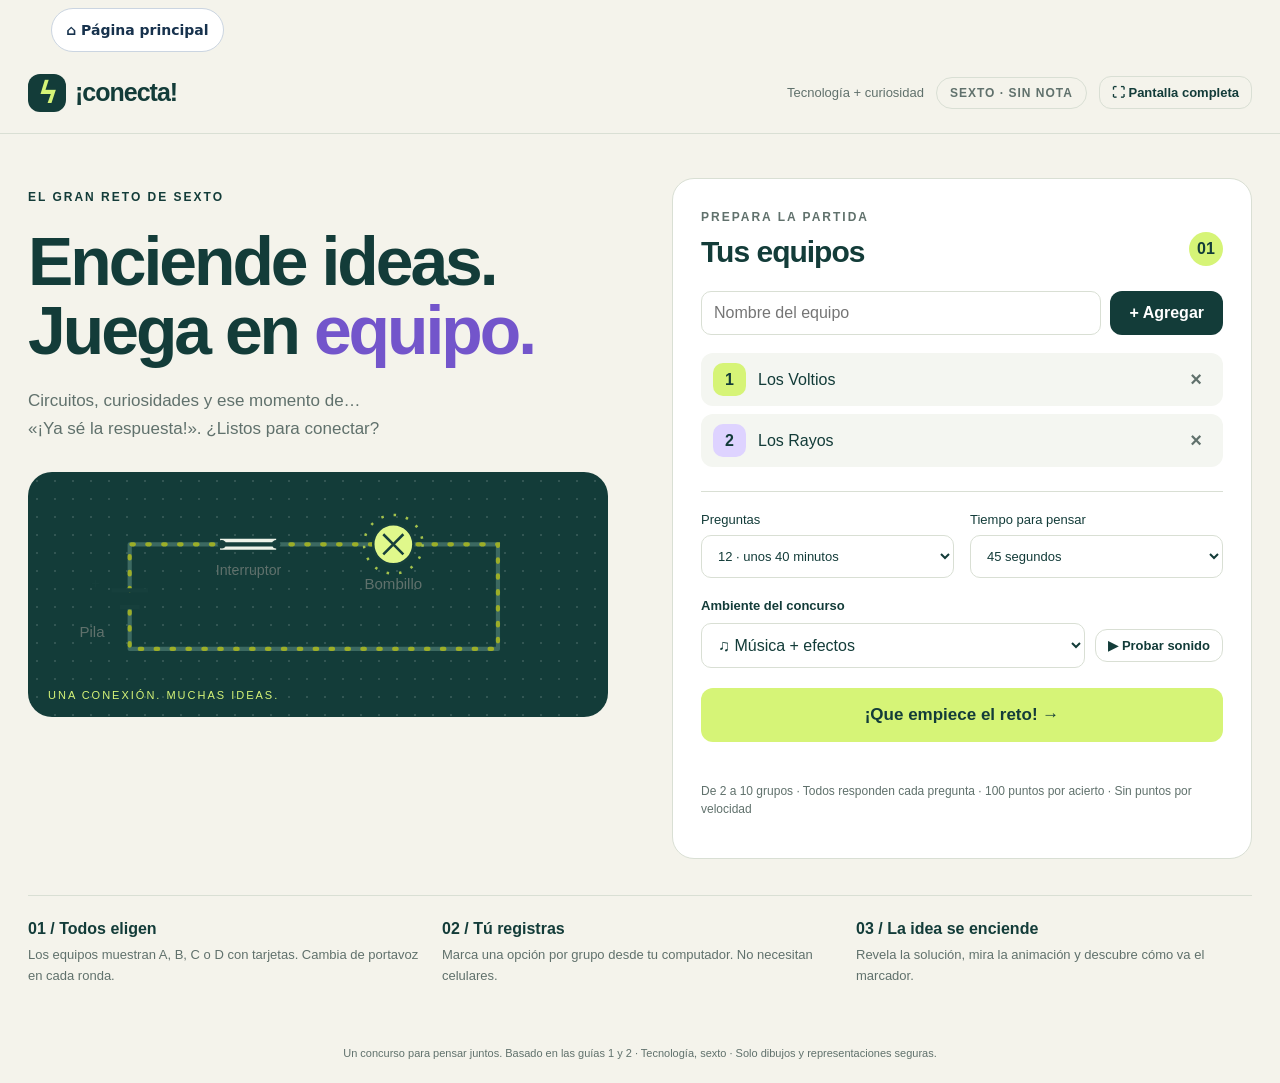
<file: sexto/concurso/index.html>
<!doctype html>
<html lang="es">
<head><meta charset="utf-8"><meta name="viewport" content="width=device-width,initial-scale=1"><meta name="theme-color" content="#113d3b"><title>¡Conecta! · El gran reto de sexto</title>
<style>
:root{--ink:#133c39;--muted:#60716c;--paper:#f4f3eb;--green:#d6f477;--line:#d9dfd4;--purple:#7355cb;--red:#b33949}*{box-sizing:border-box}body{margin:0;background:var(--paper);color:var(--ink);font-family:'DM Sans',Arial,sans-serif}button,input,select{font:inherit}button{cursor:pointer;border:0;border-radius:12px;padding:13px 19px;font-weight:700;transition:transform .15s,background .15s}button:hover:not(:disabled){transform:translateY(-2px)}button:disabled{cursor:default;opacity:.45}button:focus-visible,input:focus-visible,select:focus-visible{outline:3px solid var(--purple);outline-offset:3px}input,select{border:1px solid var(--line);border-radius:10px;padding:12px;background:white;color:var(--ink)}h1,h2,h3,.display{font-family:'Space Grotesk',Arial,sans-serif}h1{font-size:clamp(42px,5.3vw,76px);line-height:1.02;letter-spacing:-3px;margin:22px 0}h2{font-size:30px;margin:10px 0 22px;letter-spacing:-1px}p{line-height:1.6}header{height:82px;display:flex;align-items:center;justify-content:space-between;padding:0 max(28px,calc((100vw - 1360px)/2));border-bottom:1px solid var(--line);gap:20px}.brand{font-size:25px;font-weight:700;letter-spacing:-1px;display:flex;align-items:center;gap:9px}.brand-mark{background:var(--ink);color:var(--green);border-radius:12px;width:38px;height:38px;display:grid;place-items:center;font-size:29px}.header-right{display:flex;gap:12px;align-items:center;color:var(--muted);font-size:13px}.pill{border:1px solid var(--line);border-radius:30px;padding:8px 13px;font-size:12px;font-weight:700;letter-spacing:1px}.btn{background:var(--ink);color:white}.lime{background:var(--green);color:var(--ink)}.ghost{background:transparent;border:1px solid var(--line);color:var(--ink)}.small{padding:8px 12px;font-size:13px}.danger{color:var(--red)}main{max-width:1360px;margin:auto;padding:38px 28px 48px}.eyebrow{font-size:12px;font-weight:700;letter-spacing:2px;text-transform:uppercase}.muted{color:var(--muted)}.setup-grid{display:grid;grid-template-columns:1fr 1fr;gap:64px;align-items:start}.intro{padding:15px 0}.intro p{max-width:460px;font-size:17px}.intro h1 em{font-style:normal;color:var(--purple)}.hero-art{position:relative;height:245px;margin-top:30px;background:var(--ink);border-radius:24px;overflow:hidden;padding:18px}.hero-art:before{content:'';position:absolute;inset:0;background-image:radial-gradient(#ffffff22 1px,transparent 1px);background-size:18px 18px}.hero-art svg{width:100%;height:100%;position:relative}.hero-note{position:absolute;bottom:16px;left:20px;color:#d6f477;font-size:11px;letter-spacing:2px}.card{background:white;border:1px solid var(--line);border-radius:22px;padding:28px}.setup-card{margin-top:6px}.card-top{display:flex;justify-content:space-between;gap:14px;align-items:center}.step{border-radius:50%;width:34px;height:34px;display:grid;place-items:center;background:var(--green);font-weight:700}.input-row{display:flex;gap:9px}.input-row input{min-width:0;flex:1}.team-list{display:grid;gap:8px;margin:18px 0 24px;max-height:280px;overflow:auto}.team-item{display:flex;align-items:center;gap:12px;padding:10px 12px;background:#f4f6f1;border-radius:12px}.avatar{display:grid;place-items:center;width:33px;height:33px;flex-shrink:0;border-radius:10px;font-weight:700}.team-item span:nth-child(2){flex:1}.team-item button{padding:3px 9px;background:transparent;font-size:20px;color:var(--muted)}.settings{display:flex;gap:16px;padding-top:20px;border-top:1px solid var(--line);margin:20px 0}.settings label{display:grid;gap:8px;font-size:13px;flex:1}.start{width:100%;padding:17px;font-size:17px}.micro{font-size:12px;color:var(--muted);line-height:1.5}.help-box{display:grid;grid-template-columns:repeat(3,1fr);gap:18px;margin-top:36px;padding-top:24px;border-top:1px solid var(--line)}.help-box strong{display:block;margin-bottom:7px}.help-box p{font-size:13px;margin:0;color:var(--muted)}.resume{background:#ece7fc;border-radius:12px;padding:14px;display:flex;align-items:center;gap:12px;margin-bottom:18px}.resume span{flex:1;font-size:13px}.game-top{display:flex;align-items:center;justify-content:space-between;margin-bottom:20px;gap:18px}.game-title{font-size:14px}.progress{height:6px;background:#dce2d5;border-radius:5px;margin-top:10px;width:230px;overflow:hidden}.progress div{height:100%;background:var(--purple);transition:width .4s}.tools{display:flex;align-items:center;gap:8px}.game-grid{display:grid;grid-template-columns:minmax(0,1fr) 330px;gap:22px}.question-card{overflow:hidden;padding:0}.question-head{display:flex;align-items:center;justify-content:space-between;padding:24px 28px 0;gap:15px}.tag{font-size:11px;text-transform:uppercase;letter-spacing:1.6px;background:#eee8fc;color:#5d42a8;padding:8px 11px;border-radius:7px;font-weight:700}.question-text{font-size:clamp(23px,2.5vw,35px);line-height:1.2;margin:20px 28px;min-height:80px}.visual{margin:0 28px 22px;background:#eef3e9;border-radius:16px;height:215px;position:relative;overflow:hidden;display:flex;align-items:center;justify-content:center}.visual svg{width:100%;height:100%}.visual-caption{position:absolute;top:8px;right:10px;font-size:12px;font-weight:600;background:#ffffffd9;padding:5px 9px;border-radius:6px}.general-visual{background:var(--ink);color:var(--green);gap:24px;flex-direction:row}.general-visual .big-emoji{font-size:80px}.general-visual .visual-word{font-family:'Space Grotesk',sans-serif;font-size:26px;line-height:1.12;max-width:240px}.dots{stroke-dasharray:3 16;stroke-linecap:round;animation:flow 1.2s linear infinite}.glow{animation:pulse 1.8s ease-in-out infinite}.reveal-visual{animation:pop .5s ease-out}.arrow-motion{animation:flow .7s linear infinite;stroke-dasharray:6 13}.options{display:grid;grid-template-columns:1fr 1fr;gap:10px;padding:0 28px 26px}.option{display:flex;gap:12px;align-items:center;padding:16px;background:#f5f6f1;border:2px solid transparent;border-radius:12px;min-height:69px;font-size:16px;font-weight:500}.letter{display:grid;place-items:center;flex-shrink:0;width:34px;height:34px;border-radius:8px;background:var(--ink);color:white;font-weight:700}.option.correct{border-color:#5f9226;background:#eaf7d5}.option.wrong{opacity:.48}.option.correct .letter{background:#507b26}.reveal-label{margin-left:auto;font-size:20px;color:#507b26}.answer-panel{padding:22px}.panel-heading{font-size:18px;margin:0}.panel-sub{font-size:12px;color:var(--muted);margin:8px 0 18px}.answer-row{padding:12px 0;border-bottom:1px solid #e9ece5}.answer-name{display:flex;align-items:center;gap:8px;font-size:14px;font-weight:700;margin-bottom:8px}.answer-name .avatar{height:25px;width:25px;font-size:12px;border-radius:7px}.answer-name .score{margin-left:auto;font-size:12px;font-weight:500;color:var(--muted)}.answer-buttons{display:flex;gap:7px}.answer-buttons button{border:1px solid var(--line);padding:8px 0;flex:1;border-radius:8px;background:#f4f6f0;color:var(--ink)}.answer-buttons button.selected{background:var(--ink);border-color:var(--ink);color:white}.answer-buttons button.hit{background:#d6f477;color:var(--ink);border-color:#719930}.answer-buttons button.miss{background:#f8e5e7;color:#9a3446;border-color:#d6a2ab}.reveal-button{width:100%;margin-top:18px}.explanation{margin:0 28px 24px;background:#edf5df;border-left:4px solid #6e942c;border-radius:10px;padding:18px;animation:pop .4s}.explanation strong{display:block;margin-bottom:5px}.explanation p{margin:0;font-size:16px}.question-footer{padding:16px 28px;border-top:1px solid var(--line);display:flex;justify-content:space-between;align-items:center;gap:14px}.timer{display:flex;align-items:center;gap:10px;font-family:'Space Grotesk',sans-serif;font-weight:700}.timer-num{font-size:24px;min-width:54px}.timer.expired{color:var(--red)}.histogram{display:flex;align-items:flex-end;gap:12px;height:85px;margin:16px 0 10px}.bar-wrap{flex:1;display:flex;flex-direction:column;align-items:center;gap:4px;font-size:11px}.bar{width:100%;min-height:3px;background:#dbe2d2;border-radius:4px 4px 0 0;transition:height .6s}.bar.good{background:#92bd45}.sidebar-stat{margin-top:18px;padding-top:17px;border-top:1px solid var(--line)}.stats-title{font-size:12px;letter-spacing:1px;text-transform:uppercase;font-weight:700}.round-status{font-size:12px;color:var(--muted);margin-top:12px}.results-hero{text-align:center;padding:20px 0 30px}.results-hero h1{font-size:54px;margin:14px 0}.result-grid{display:grid;grid-template-columns:1.1fr .9fr;gap:24px}.rank-row{display:flex;gap:14px;align-items:center;padding:16px 0;border-bottom:1px solid var(--line)}.rank-number{width:24px;color:var(--muted)}.rank-row .rank-name{flex:1}.rank-row strong{display:block}.rank-row .points{font-size:23px;font-family:'Space Grotesk',sans-serif;font-weight:700}.metric-grid{display:grid;grid-template-columns:repeat(3,1fr);gap:12px}.metric{background:#f1f5e8;border-radius:12px;padding:18px 12px}.metric b{font-size:30px;display:block}.metric span{font-size:12px;color:var(--muted)}.review-list{margin-top:20px;display:grid;gap:8px}.review-item{padding:13px;background:#f6f5ef;border-radius:10px;font-size:13px}.review-item span{display:block;color:var(--muted);margin-top:4px}.end-actions{display:flex;justify-content:center;gap:12px;margin:30px 0}.notice{font-size:13px;color:var(--red);min-height:18px;margin:10px 0 0}dialog{border:0;border-radius:20px;padding:28px;max-width:440px;width:90%;box-shadow:0 20px 80px #0003;color:var(--ink)}dialog::backdrop{background:#092e2ccc}dialog h2{font-size:24px}dialog .actions{display:flex;justify-content:flex-end;gap:9px;margin-top:20px}footer{text-align:center;color:var(--muted);font-size:11px;padding:12px 20px 24px}.screen-reader{position:absolute;left:-9999px}@keyframes flow{to{stroke-dashoffset:-38}}@keyframes pulse{50%{opacity:.55}}@keyframes pop{from{opacity:0;transform:translateY(10px)}to{opacity:1;transform:translateY(0)}}@media(min-width:1600px){main{padding-top:50px}.visual{height:280px}.question-text{font-size:38px}.option{font-size:19px}}@media(max-width:1000px){.setup-grid{gap:28px}.game-grid{grid-template-columns:1fr 280px}.answer-panel{padding:16px}.question-text{margin:20px}.visual{margin:0 20px 20px}.options{padding:0 20px 20px}.option{font-size:14px;padding:12px}.header-right .pill{display:none}}@media(max-width:760px){header{padding:0 18px;height:68px}.header-right>span{display:none}main{padding:24px 16px}.setup-grid,.game-grid,.result-grid{grid-template-columns:1fr}.intro h1{font-size:46px}.intro{padding:0}.hero-art{height:190px}.setup-card{margin-top:0}.help-box{gap:12px}.game-top{flex-wrap:wrap}.question-text{font-size:25px;min-height:0}.options{grid-template-columns:1fr}.visual{height:190px}.answer-panel{padding:22px}.tools{flex-wrap:wrap}.results-hero h1{font-size:38px}.metric-grid{gap:7px}.card{padding:22px}.question-card{padding:0}}@media(prefers-reduced-motion:reduce){*,*:before,*:after{animation:none!important;transition:none!important}}

@media(min-width:1000px){body.playing header{height:62px}body.playing main{padding-top:20px}body.playing .game-top{margin-bottom:16px}body.playing .question-head{padding-top:18px}body.playing .question-text{min-height:0;font-size:28px;margin:16px 28px}body.playing .visual{height:175px;margin-bottom:16px}body.playing .options{padding-bottom:16px}body.playing .option{min-height:58px;padding:12px}body.playing .explanation{padding:14px;margin-bottom:16px}body.playing .question-footer{padding-top:12px;padding-bottom:12px}}
@media(min-width:1000px) and (max-height:820px){body.playing header{height:54px}body.playing main{padding-top:14px;padding-bottom:16px}body.playing .game-top{margin-bottom:12px}body.playing .question-text{font-size:25px;margin:12px 24px}body.playing .visual{height:175px;margin:0 24px 12px}body.playing .options{gap:8px;padding:0 24px 12px}body.playing .option{min-height:51px;padding:9px;font-size:15px}body.playing .explanation{padding:11px;margin:0 24px 12px}body.playing .explanation p{font-size:14px;line-height:1.45}body.playing .question-footer{padding:9px 24px}body.playing .answer-row{padding:9px 0}body.playing footer{display:none}}
.audio-setup{display:flex;align-items:center;gap:10px;flex-wrap:wrap;margin:0 0 20px}.audio-setup label{font-size:13px;font-weight:600;width:100%}.audio-setup select{flex:1;min-width:140px}.volume-control{font-size:11px;color:var(--muted);display:flex;align-items:center;gap:6px}.volume-control input{width:75px;padding:0;accent-color:var(--purple)}.tools{flex-wrap:wrap;justify-content:flex-end}.game-top>div:first-child{flex-shrink:0}@media(max-width:760px){.tools{justify-content:flex-start}.volume-control input{width:100px}}
</style></head>
<body><style>.home-return{padding:8px 4vw 0}.home-return a{display:inline-flex;align-items:center;min-height:44px;padding:0 14px;border:1px solid #cbd5e1;border-radius:999px;background:#fff;color:#17324d;font:600 14px/1.2 system-ui,sans-serif;text-decoration:none}.home-return a:hover{background:#eef5fb}.home-return a:focus-visible{outline:3px solid #2563eb;outline-offset:3px}@media print{.home-return{display:none}}</style><div class="home-return"><a href="../../index.html" aria-label="Ir a la portada principal">⌂ Página principal</a></div><header><div class="brand"><span class="brand-mark">ϟ</span> ¡conecta!</div><div class="header-right"><span>Tecnología + curiosidad</span><span class="pill">SEXTO · SIN NOTA</span><button class="ghost small" id="fullscreen">⛶ Pantalla completa</button></div></header><main id="app"></main><footer>Un concurso para pensar juntos. Basado en las guías 1 y 2 · Tecnología, sexto · Solo dibujos y representaciones seguras.</footer><dialog id="confirm"><h2 id="dialog-title"></h2><p id="dialog-text"></p><div class="actions"><button class="ghost" id="cancel-dialog">Volver</button><button class="btn" id="ok-dialog">Continuar</button></div></dialog>
<script>
'use strict';
const BANK=[
{id:'pila',type:'circuit',topic:'Componentes',q:'¿Quién le entrega energía al circuito?',opts:['El interruptor','La pila','El aislante','El bombillo'],a:1,scene:'basic',why:'La pila suministra energía. Cuando el camino está cerrado, el bombillo la transforma en luz.',caption:'La pila aporta energía; el receptor produce luz.'},
{id:'planeta',type:'general',topic:'Espacio',q:'¿Cuál es el planeta más grande del sistema solar?',opts:['La Tierra','Marte','Venus','Júpiter'],a:3,emoji:'🪐',word:'Una pregunta\nde otro planeta',why:'Júpiter es el planeta más grande del sistema solar. ¡La Tierra cabría más de mil veces en su volumen!'},
{id:'abierto',type:'circuit',topic:'Abierto o cerrado',q:'La pila y el bombillo están bien. ¿Enciende con el interruptor abierto?',opts:['Sí, con más brillo','Sí, siempre','No, el camino está interrumpido','Solo si hay dos pilas'],a:2,scene:'open',why:'No enciende: el interruptor abierto interrumpe el camino. Mira cómo, al cerrarlo, se completa el recorrido y se enciende el bombillo.',caption:'Primero abierto; después lo cerramos para comparar.'},
{id:'delfin',type:'general',topic:'Animales',q:'Aunque vive en el agua, ¿cuál de estos animales es un mamífero?',opts:['El delfín','El tiburón','El pulpo','La sardina'],a:0,emoji:'🐬',word:'No todo es\nlo que parece',why:'El delfín es un mamífero: respira aire con pulmones y sus crías se alimentan de leche materna.'},
{id:'receptor',type:'circuit',topic:'Componentes',q:'En esta linterna, ¿qué componente transforma la energía eléctrica en luz?',opts:['El cable','El interruptor','El aislante','El bombillo'],a:3,scene:'basic',why:'El bombillo es el receptor de este circuito: transforma energía eléctrica en luz. Otros receptores pueden producir sonido o movimiento.',caption:'El receptor de esta linterna es el bombillo.'},
{id:'minutos',type:'general',topic:'Mente rápida',q:'Una película dura una hora y media. ¿Cuántos minutos dura?',opts:['60 minutos','90 minutos','100 minutos','120 minutos'],a:1,emoji:'🍿',word:'Tiempo de\npensar',why:'Una hora son 60 minutos y media hora son 30. Entonces: 60 + 30 = 90 minutos.'},
{id:'corto',type:'circuit',topic:'Detectives',q:'Observa el cable que evita al bombillo. ¿Qué situación representa?',opts:['Un circuito abierto','Un circuito en serie','Un cortocircuito','Una pila sin energía'],a:2,scene:'short',why:'Es un cortocircuito: hay un camino directo que evita al receptor. Puede aumentar peligrosamente la corriente y producir calentamiento. Se representa solo en el dibujo.',caption:'El camino directo evita al receptor: ¡es peligroso!'},
{id:'termometro',type:'general',topic:'Ciencia cotidiana',q:'¿Qué instrumento sirve para medir la temperatura?',opts:['El termómetro','La brújula','La regla','El cronómetro'],a:0,emoji:'🌡️',word:'Ciencia en\nlo cotidiano',why:'El termómetro mide temperatura. La brújula orienta, la regla mide longitud y el cronómetro mide tiempo.'},
{id:'serie',type:'circuit',topic:'Un solo camino',q:'Los tres bombillos están en serie. Si se abre el cable entre B1 y B2, ¿qué ocurre?',opts:['Solo se apaga B1','Solo se apaga B2','Los otros brillan más','Se apagan los tres'],a:3,scene:'series',why:'Se apagan los tres. En serie existe un solo camino para la corriente: una interrupción impide completar todo el recorrido.',caption:'Una interrupción en el único camino apaga los tres.'},
{id:'seguridad',type:'circuit',topic:'Decisiones seguras',q:'Un aparato conectado empieza a oler a quemado. ¿Qué harías?',opts:['Tocarlo para ver si está caliente','Alejarme y avisar a un adulto','Echarle agua','Seguir usándolo'],a:1,scene:'safety',why:'Aléjate, deja de usarlo y avisa a un adulto. No lo toques ni intentes repararlo. El olor a quemado es una señal de riesgo.',caption:'Toma distancia y pide ayuda a un adulto.'},
{id:'conductor',type:'circuit',topic:'Componentes',q:'¿Para qué sirve el conductor de este circuito?',opts:['Para producir luz','Para almacenar energía','Para permitir el paso de corriente entre componentes','Para abrir siempre el circuito'],a:2,scene:'wire',why:'El conductor permite el paso de la corriente entre componentes. El aislante que lo recubre ayuda a evitar contactos no deseados.',caption:'Conductor por dentro; aislante protector por fuera.'},
{id:'diseno',type:'circuit',topic:'El gran reto',q:'Quieres que una lámpara deje de permitir el paso de corriente sin apagar las demás. ¿Sirve una conexión en serie?',opts:['No, una interrupción corta el único camino','Sí, porque todas comparten un camino','Sí, si usamos más cable','Sí, si quitamos el interruptor'],a:0,scene:'series',why:'No sería una buena solución. En serie, si una lámpara interrumpe el paso, todas se apagan. Para esa necesidad se requieren caminos separados.',caption:'En serie, todos dependen del mismo camino.'},
{id:'colombia',type:'general',topic:'Nuestro mundo',q:'¿En qué continente se encuentra Colombia?',opts:['Europa','África','América','Asia'],a:2,emoji:'🌎',word:'Una vuelta\npor el mundo',why:'Colombia está en América, en la parte noroccidental de América del Sur.'},
{id:'desconectado',type:'circuit',topic:'Detectives',q:'Hay pila, cables y bombillo, pero un cable está separado. ¿Por qué no enciende?',opts:['Porque necesita dos bombillos','Porque el bombillo es un aislante','Porque la pila produce luz','Porque el camino no está completo'],a:3,scene:'gap',why:'Tener los componentes no basta: deben formar un camino continuo. Al reconectar el cable en el dibujo, el bombillo puede encender.',caption:'Conectamos el cable y completamos el camino.'},
{id:'triangulo',type:'general',topic:'Mente rápida',q:'¿Cuántos lados tienen tres triángulos separados en total?',opts:['6','9','12','15'],a:1,emoji:'🔺',word:'Un pequeño\nreto mental',why:'Cada triángulo tiene tres lados. Tres triángulos separados tienen 3 × 3 = 9 lados.'},
{id:'aislante',type:'circuit',topic:'Seguridad y materiales',q:'¿Cuál es la función del aislante que recubre un cable?',opts:['Ayudar a evitar contactos no deseados con el conductor','Suministrar energía','Hacer que el bombillo brille más','Transformar electricidad en sonido'],a:0,scene:'wire',why:'El aislante recubre el conductor y ayuda a protegernos. Si un cable está pelado o dañado, no lo toques y avisa a un adulto.',caption:'El recubrimiento aislante ayuda a protegernos.'}
];
const COLORS=['#d6f477','#ded3ff','#ffd4b8','#bce7f2','#f5cfdf','#cbe8cb','#f8df90','#cbd7fa','#e3dacd','#c4e8df'];
const KEY='conecta-sexto-v1', LETTERS=['A','B','C','D'];
const app=document.getElementById('app');let timer=null, animTimers=[], setupTeams=[],saved=null, state=null;
const esc=s=>String(s).replace(/[&<>"']/g,c=>({'&':'&amp;','<':'&lt;','>':'&gt;','"':'&quot;',"'":'&#39;'}[c]));
try{saved=JSON.parse(localStorage.getItem(KEY));if(saved&&Array.isArray(saved.teams)&&saved.teams.length>=2&&saved.ids?.every(id=>BANK.some(q=>q.id===id))&&saved.records?.length<=saved.ids.length){setupTeams=saved.teams.map(t=>({name:t.name,color:t.color}));}else saved=null;}catch(e){saved=null;}
if(!setupTeams.length)setupTeams=[{name:'Los Voltios',color:COLORS[0]},{name:'Los Rayos',color:COLORS[1]}];
function persist(){try{localStorage.setItem(KEY,JSON.stringify(state));}catch(e){document.getElementById('storage-note')?.replaceChildren(document.createTextNode('No se pudo guardar automáticamente. Descarga las estadísticas antes de cerrar.'));}}
function stopTimers(){clearInterval(timer);timer=null;Sound.stopMusic();animTimers.forEach(clearTimeout);animTimers=[];}
function confirmAction(title,text,cb){document.getElementById('dialog-title').textContent=title;document.getElementById('dialog-text').textContent=text;const d=document.getElementById('confirm');document.getElementById('ok-dialog').onclick=()=>{d.close();cb();};document.getElementById('cancel-dialog').onclick=()=>d.close();d.showModal();}
document.getElementById('fullscreen').onclick=()=>{if(document.fullscreenElement)document.exitFullscreen?.();else document.documentElement.requestFullscreen?.().catch(()=>{});};
function avatar(t,i){return `<span class="avatar" style="background:${t.color}">${i+1}</span>`;}
function circuit(scene,reveal=false,phase=0){
 if(scene==='safety')return `<svg viewBox="0 0 650 230" role="img" aria-label="${reveal?'Aléjate y avisa a un adulto':'Aparato con señal de olor a quemado'}"><rect x="230" y="85" width="135" height="90" rx="15" fill="#d6dfd0" stroke="#163f3c" stroke-width="4"/><path d="M260 110h75m-75 20h75m-75 20h75" stroke="#163f3c" stroke-width="5"/><path d="M365 140h55v40h45" fill="none" stroke="#163f3c" stroke-width="5"/><path class="glow" d="M275 65q-20-15 0-30m35 30q20-15 0-30" stroke="#ab4e45" stroke-width="5" fill="none"/>${reveal?'<circle cx="490" cy="88" r="40" fill="#d6f477"/><text x="490" y="103" text-anchor="middle" font-size="43" fill="#163f3c">✓</text><path d="M205 140h-65m15-15-15 15 15 15" stroke="#7355cb" fill="none" stroke-width="5"/><text x="140" y="195" text-anchor="middle" font-size="15" fill="#163f3c">Aléjate</text><text x="490" y="153" text-anchor="middle" font-size="15" fill="#163f3c">Avisa a un adulto</text>':''}</svg>`;
 if(scene==='wire')return `<svg viewBox="0 0 650 230" role="img" aria-label="Cable con conductor interior y recubrimiento aislante"><path d="M125 120h360" stroke="#6b56ac" stroke-width="48" stroke-linecap="round"/><path d="M125 120h360" stroke="#b98140" stroke-width="20" stroke-linecap="round"/>${reveal?'<path class="dots" d="M130 120h350" stroke="#ffdd7d" stroke-width="6"/><path d="M250 94V50h-60" fill="none" stroke="#7355cb" stroke-width="2"/><text x="160" y="43" fill="#163f3c" font-size="17">Aislante</text><path d="M390 130v44h70" fill="none" stroke="#8f5a22" stroke-width="2"/><text x="450" y="195" fill="#163f3c" font-size="17">Conductor</text>':'<text x="325" y="183" text-anchor="middle" fill="#60716c" font-size="15">Un cable visto por dentro</text>'}</svg>`;
 const series=scene==='series',short=scene==='short';let isOpen=scene==='open',gap=scene==='gap';let active=series;
 if(reveal){if(scene==='open'||scene==='gap'){active=phase>0;isOpen=scene==='open'&&phase===0;gap=scene==='gap'&&phase===0;}else if(series){active=phase===0;gap=phase>0;}else active=!short;}
 let path=series?'M100 110V55H550V180H100V130':'M100 110V55H540V180H100V130';
 const bulbs=series?[240,355,470]:[415];
 let svg=`<svg viewBox="0 0 650 230" role="img" aria-label="${series?'Circuito con tres bombillos en serie':short?'Circuito con camino directo que evita al bombillo':'Circuito con pila, interruptor, cables y bombillo'}"><path d="${path}" fill="none" stroke="#3c6961" stroke-width="5" stroke-linejoin="round"/>`;
 if(active)svg+=`<path d="${path}" fill="none" stroke="#9cae28" stroke-width="5" class="dots"/>`;
 svg+='<path d="M78 110h44m-34 20h24" stroke="#163f3c" stroke-width="5"/><text x="54" y="107" fill="#163f3c" font-size="18">+</text><text x="40" y="166" fill="#60716c" font-size="18">Pila</text>';
 if(!series){svg+=`<path d="M208 55h67" stroke="#eef3e9" stroke-width="13"/><circle cx="210" cy="55" r="5" fill="#163f3c"/><circle cx="275" cy="55" r="5" fill="#163f3c"/><path d="M210 55L275 ${isOpen?25:55}" stroke="#163f3c" stroke-width="5" style="transition:all .5s"/><text x="242" y="92" fill="#60716c" font-size="17" text-anchor="middle">Interruptor</text>`;}
 bulbs.forEach((x,i)=>{svg+=`<circle cx="${x}" cy="55" r="24" fill="${active?'#e0f88b':'#f4f3eb'}" stroke="#163f3c" stroke-width="3"/><path d="M${x-12} 43l24 24m0-24-24 24" stroke="#163f3c" stroke-width="3"/>${active?`<circle class="glow" cx="${x}" cy="55" r="35" fill="none" stroke="#a4c24c" stroke-width="3" stroke-dasharray="3 12"/>`:''}<text x="${x}" y="${series?105:108}" fill="#60716c" font-size="18" text-anchor="middle">${series?'B'+(i+1):'Bombillo'}</text>`;});
 if(gap){let y=series?55:180,x=series?297:300;svg+=`<path d="M${x} ${y}h30" stroke="#eef3e9" stroke-width="14"/><circle cx="${x}" cy="${y}" r="4" fill="#b33949"/><circle cx="${x+30}" cy="${y}" r="4" fill="#b33949"/>${reveal?`<path class="glow" d="M${x+15} ${y+12}v20" stroke="#b33949" stroke-width="3"/>`:''}`;}
 if(short){svg+='<path d="M345 55v70h140V55" fill="none" stroke="#b33949" stroke-width="5"/>';if(reveal)svg+='<path class="arrow-motion" d="M100 110V55H345V125H485V55H540V180H100V130" fill="none" stroke="#ed8b51" stroke-width="5"/><text x="417" y="157" fill="#a83245" font-size="18" text-anchor="middle">Camino que evita al receptor</text>';}
 if(reveal&&series&&phase>0)svg+='<text x="370" y="153" fill="#b33949" font-size="16" text-anchor="middle">Camino interrumpido → todos apagados</text>';
 return svg+'</svg>';
}
function setup(){stopTimers();Sound.silence();document.body.classList.remove('playing');state=null;app.innerHTML=`<div class="setup-grid"><section class="intro"><span class="eyebrow">El gran reto de sexto</span><h1>Enciende ideas.<br>Juega en <em>equipo.</em></h1><p class="muted">Circuitos, curiosidades y ese momento de…<br>«¡Ya sé la respuesta!». ¿Listos para conectar?</p><div class="hero-art">${circuit('basic',true)}<span class="hero-note">UNA CONEXIÓN. MUCHAS IDEAS.</span></div></section><section class="card setup-card">${saved?'<div class="resume"><span>Hay una partida guardada en este navegador.</span><button class="small btn" id="resume">Continuar</button></div>':''}<div class="card-top"><div><span class="eyebrow muted">Prepara la partida</span><h2>Tus equipos</h2></div><span class="step">01</span></div><form id="team-form" class="input-row"><input id="team-name" maxlength="28" placeholder="Nombre del equipo" aria-label="Nombre del equipo" autocomplete="off"><button class="btn" type="submit">+ Agregar</button></form><div id="team-list" class="team-list"></div><div class="settings"><label>Preguntas<select id="question-count"><option value="12">12 · unos 40 minutos</option><option value="16">16 · partida extendida</option></select></label><label>Tiempo para pensar<select id="duration"><option value="45">45 segundos</option><option value="30">30 segundos</option><option value="60">60 segundos</option><option value="0">Sin reloj</option></select></label></div><div class="audio-setup"><label for="audio-mode">Ambiente del concurso</label><select id="audio-mode"><option value="full">♫ Música + efectos</option><option value="effects">Solo efectos</option><option value="mute">Sin sonido</option></select><button class="ghost small" id="test-sound" type="button">▶ Probar sonido</button></div><button class="lime start" id="start">¡Que empiece el reto! →</button><p class="notice" id="setup-error" role="status"></p><p class="micro">De 2 a 10 grupos · Todos responden cada pregunta · 100 puntos por acierto · Sin puntos por velocidad</p></section></div><div class="help-box"><div><strong>01 / Todos eligen</strong><p>Los equipos muestran A, B, C o D con tarjetas. Cambia de portavoz en cada ronda.</p></div><div><strong>02 / Tú registras</strong><p>Marca una opción por grupo desde tu computador. No necesitan celulares.</p></div><div><strong>03 / La idea se enciende</strong><p>Revela la solución, mira la animación y descubre cómo va el marcador.</p></div></div>`;
 function drawTeams(){document.getElementById('team-list').innerHTML=setupTeams.map((t,i)=>`<div class="team-item">${avatar(t,i)}<span>${esc(t.name)}</span><button data-remove="${i}" aria-label="Quitar ${esc(t.name)}">×</button></div>`).join('');document.querySelectorAll('[data-remove]').forEach(b=>b.onclick=()=>{setupTeams.splice(+b.dataset.remove,1);drawTeams();});}
 drawTeams();document.getElementById('team-form').onsubmit=e=>{e.preventDefault();const input=document.getElementById('team-name'),name=input.value.trim();const error=document.getElementById('setup-error');if(!name){error.textContent='Escribe un nombre para el grupo.';return;}if(setupTeams.length>=10){error.textContent='Puedes agregar hasta 10 grupos.';return;}if(setupTeams.some(t=>t.name.toLocaleLowerCase()===name.toLocaleLowerCase())){error.textContent='Ese nombre ya está en la partida.';return;}setupTeams.push({name,color:COLORS[setupTeams.length%COLORS.length]});input.value='';error.textContent='';drawTeams();input.focus();};
 document.getElementById('resume')?.addEventListener('click',()=>{state=JSON.parse(JSON.stringify(saved));syncSound();Sound.unlock();if(state.done)results();else game();});
 document.getElementById('test-sound').onclick=()=>{const previous=state;state={sound:true,volume:.35};Sound.cue('start');state=previous;};
 document.getElementById('start').onclick=()=>{if(setupTeams.length<2){document.getElementById('setup-error').textContent='Agrega al menos dos grupos para comenzar.';return;}const start=()=>{state={teams:setupTeams.map(t=>({...t})),ids:BANK.slice(0,+document.getElementById('question-count').value).map(q=>q.id),duration:+document.getElementById('duration').value,index:0,answers:{},records:[],revealed:false,done:false,sound:document.getElementById('audio-mode').value!=='mute',music:document.getElementById('audio-mode').value==='full',volume:.35,remaining:+document.getElementById('duration').value};Sound.unlock();persist();game();Sound.cue('start');};if(saved)confirmAction('¿Comenzar una partida nueva?','La partida guardada se reemplazará. Puedes continuarla y descargar sus estadísticas primero.',start);else start();};}
function current(){return BANK.find(q=>q.id===state.ids[state.index]);}
function points(i){return state.records.reduce((s,r)=>s+(r.answers[i]===r.correct?100:0),0);}
function sceneHTML(q,reveal=false,phase=0){return q.type==='general'?`<span class="big-emoji">${reveal?'✨':q.emoji}</span><span class="visual-word">${reveal?'¡Una idea más\npara el equipo!':q.word}</span>`:circuit(q.scene,reveal,phase);}
function game(){stopTimers();state.sound??=true;state.music??=true;state.volume??=.35;document.body.classList.add('playing');window.scrollTo(0,0);const q=current();app.innerHTML=`<div class="game-top"><div><span class="eyebrow muted">${state.revealed?'Solución revelada':'Todos los equipos juegan'}</span><div class="game-title"><b>Pregunta ${state.index+1}</b> de ${state.ids.length}<div class="progress"><div style="width:${(state.index+1)/state.ids.length*100}%"></div></div></div></div><div class="tools"><button class="ghost small" id="sound" aria-pressed="${state.sound}">${state.sound?'🔊 Sonido':'🔇 Silenciado'}</button><button class="ghost small" id="music" aria-pressed="${state.music}">♫ Música: ${state.music?'sí':'no'}</button><label class="volume-control">Volumen <input id="volume" type="range" min="0" max="100" value="${Math.round(state.volume*100)}" aria-label="Volumen del concurso"></label><button class="ghost small" id="download">↓ Estadísticas</button><button class="ghost small" id="finish">Terminar partida</button></div></div><div class="game-grid"><section class="card question-card"><div class="question-head"><span class="tag">${q.type==='circuit'?'ϟ Circuitos':'✦ Cultura general'} · ${q.topic}</span><span class="micro">${state.revealed?'Respuesta + explicación':'Elige A, B, C o D'}</span></div><h2 class="question-text">${q.q}</h2><div id="visual" class="visual ${q.type==='general'?'general-visual':''}">${sceneHTML(q,state.revealed)}</div><div class="options">${q.opts.map((o,i)=>`<div class="option ${state.revealed?(i===q.a?'correct':'wrong'):''}"><span class="letter">${LETTERS[i]}</span><span>${o}</span>${state.revealed&&i===q.a?'<span class="reveal-label">✓</span>':''}</div>`).join('')}</div>${state.revealed?`<div class="explanation" role="status"><strong>${LETTERS[q.a]} · ${q.opts[q.a]}</strong><p>${q.why}</p></div>`:''}<div class="question-footer"><div class="timer" id="timer"><span class="timer-num" id="timer-num"></span><button class="ghost small" id="timer-toggle"></button></div>${state.revealed?`<button class="btn" id="next">${state.index===state.ids.length-1?'Ver resultados ↗':'Siguiente pregunta →'}</button>`:'<span class="micro">Primero tarjetas. Después registramos.</span>'}</div></section><aside class="card answer-panel"><h3 class="panel-heading">${state.revealed?'Así va el reto':'Respuestas de los grupos'}</h3><p class="panel-sub">${state.revealed?'✓ Acierto: +100 puntos · — Sin respuesta':'👆 Toca la letra (A, B, C o D) que mostró cada grupo con su tarjeta. Cuando estén todos, pulsa «Revelar solución».'}</p><div id="answer-list"></div>${!state.revealed?'<button class="lime reveal-button" id="reveal">Revelar solución ✦</button>':''}<div id="round-stats"></div><p class="micro" id="storage-note">La partida se guarda en este navegador. Puedes cerrar y continuar después.</p></aside></div>`;
 drawAnswers();updateTimer();if(!state.revealed&&state.duration&&state.remaining>0)runTimer();
 syncSound();
 document.getElementById('sound').onclick=()=>{state.sound=!state.sound;if(state.sound)Sound.unlock();syncSound();persist();const b=document.getElementById('sound');b.textContent=state.sound?'🔊 Sonido':'🔇 Silenciado';b.setAttribute('aria-pressed',state.sound);if(state.sound)Sound.cue('question');};
 document.getElementById('music').onclick=()=>{state.music=!state.music;if(state.music){state.sound=true;Sound.unlock();const b=document.getElementById('sound');b.textContent='🔊 Sonido';b.setAttribute('aria-pressed','true');}else Sound.stopMusic();syncSound();persist();const b=document.getElementById('music');b.textContent='♫ Música: '+(state.music?'sí':'no');b.setAttribute('aria-pressed',state.music);};
 document.getElementById('volume').oninput=e=>{state.volume=+e.target.value/100;Sound.volume(state.volume);persist();};
 document.getElementById('download').onclick=downloadCSV;document.getElementById('finish').onclick=()=>confirmAction('¿Terminar la partida?','Verás los resultados de las preguntas ya reveladas. La pregunta actual sin revelar no contará.',()=>{state.done=true;persist();results();});
 document.getElementById('reveal')?.addEventListener('click',()=>{let missing=state.teams.filter((_,i)=>state.answers[i]===undefined).length;if(missing)confirmAction(missing===1?'Falta una respuesta':'Faltan '+missing+' respuestas','Puedes volver para registrarlas o revelar ahora. Los grupos sin respuesta sumarán 0 puntos en esta pregunta.',reveal);else reveal();});
 document.getElementById('next')?.addEventListener('click',()=>{if(state.index===state.ids.length-1){state.done=true;persist();results();return;}state.index++;state.answers={};state.revealed=false;state.remaining=state.duration;Sound.unlock();persist();game();Sound.cue('question');});
 document.getElementById('timer-toggle').onclick=()=>{if(state.revealed||!state.duration)return;if(timer){clearInterval(timer);timer=null;Sound.stopMusic();}else{Sound.unlock();if(state.remaining===0)state.remaining=state.duration;runTimer();}updateTimer();};
 if(state.revealed)animateSolution(q);
}
function drawAnswers(){const q=current();document.getElementById('answer-list').innerHTML=state.teams.map((t,i)=>`<div class="answer-row"><div class="answer-name">${avatar(t,i)}${esc(t.name)}<span class="score">${points(i)} pts</span></div><div class="answer-buttons">${LETTERS.map((l,j)=>`<button ${state.revealed?'disabled':''} data-team="${i}" data-answer="${j}" aria-label="${esc(t.name)}: opción ${l}" aria-pressed="${state.answers[i]===j}" class="${state.answers[i]===j?'selected '+(state.revealed?(j===q.a?'hit':'miss'):''):''}">${state.revealed&&state.answers[i]===j?(j===q.a?'✓ ':'× '):''}${l}</button>`).join('')}</div>${state.revealed&&state.answers[i]===undefined?'<span class="micro">— Sin respuesta</span>':''}</div>`).join('');document.querySelectorAll('[data-team]').forEach(b=>b.onclick=()=>{if(state.revealed)return;state.answers[b.dataset.team]=+b.dataset.answer;Sound.cue('select');persist();drawAnswers();});const count=Object.keys(state.answers).length;document.getElementById('round-stats').innerHTML=state.revealed?histogram(q):`<div class="round-status" role="status">${count} de ${state.teams.length} respuestas registradas</div>`;}
function histogram(q){const values=LETTERS.map((_,i)=>Object.values(state.answers).filter(a=>a===i).length),max=Math.max(1,...values);return `<div class="sidebar-stat"><span class="stats-title">Elecciones de esta ronda</span><div class="histogram">${values.map((n,i)=>`<div class="bar-wrap"><b>${n}</b><div class="bar ${i===q.a?'good':''}" style="height:${n/max*48}px"></div><span>${LETTERS[i]}</span></div>`).join('')}</div><p class="micro">${Object.values(state.answers).filter(a=>a===q.a).length} de ${state.teams.length} grupos acertaron.</p></div>`;}
function updateTimer(){const num=document.getElementById('timer-num'),btn=document.getElementById('timer-toggle');if(!num)return;num.textContent=state.revealed?'✓':!state.duration?'∞':`${Math.floor(state.remaining/60)}:${String(state.remaining%60).padStart(2,'0')}`;btn.textContent=state.revealed?'Ronda cerrada':!state.duration?'Sin reloj':timer?'Pausar':state.remaining===0?'Reiniciar':'Continuar';btn.disabled=state.revealed||!state.duration;document.getElementById('timer').classList.toggle('expired',!state.revealed&&state.duration>0&&state.remaining===0);}
function runTimer(){clearInterval(timer);timer=setInterval(()=>{state.remaining=Math.max(0,state.remaining-1);if(state.remaining>0&&state.remaining<=5)Sound.cue('tick');if(state.remaining===0){clearInterval(timer);timer=null;Sound.stopMusic();Sound.cue('timeup');}persist();updateTimer();},1000);updateTimer();Sound.startMusic();}
function reveal(){if(state.revealed)return;stopTimers();const q=current();state.revealed=true;state.records.push({id:q.id,answers:{...state.answers},correct:q.a});persist();game();Sound.cue(Object.values(state.answers).some(a=>a===q.a)?'reveal':'retry');}
function animateSolution(q){if(q.type==='general')return;const visual=document.getElementById('visual');visual.classList.add('reveal-visual');if(['open','gap','series'].includes(q.scene)){animTimers.push(setTimeout(()=>{if(!document.getElementById('visual'))return;visual.innerHTML=sceneHTML(q,true,1)+`<span class="visual-caption">${q.caption}</span>`;},1300));}else visual.innerHTML+=`<span class="visual-caption">${q.caption}</span>`;}
// Música y efectos originales, sintetizados localmente para funcionar sin internet.
const Sound = (() => {
 let ctx,master,musicBus,effectsBus,clock=null,step=0,nextBeat=0;
 const voices=new Set();
 const hz=n=>440*Math.pow(2,(n-69)/12);
 function unlock(){
  try{
   if(!ctx){
    ctx=new(window.AudioContext||window.webkitAudioContext)();
    master=ctx.createGain();musicBus=ctx.createGain();effectsBus=ctx.createGain();
    const limiter=ctx.createDynamicsCompressor();limiter.threshold.value=-12;limiter.ratio.value=8;
    musicBus.gain.value=.5;effectsBus.gain.value=.75;
    musicBus.connect(master);effectsBus.connect(master);master.connect(limiter);limiter.connect(ctx.destination);
   }
   if(ctx.state==='suspended')ctx.resume().catch(()=>{});
   volume(state?.volume??.35);return true;
  }catch(e){return false;}
 }
 function volume(value){if(master&&ctx)master.gain.setTargetAtTime(Math.min(1,Math.max(0,Number(value)||0)),ctx.currentTime,.025);}
 function tone(note,at,length=.16,level=.14,type='triangle',bus='effects',endNote){
  if(!ctx||!state?.sound)return;
  const start=Math.max(ctx.currentTime,at),o=ctx.createOscillator(),g=ctx.createGain();
  o.type=type;o.frequency.setValueAtTime(hz(note),start);
  if(endNote!==undefined)o.frequency.exponentialRampToValueAtTime(hz(endNote),start+length);
  g.gain.setValueAtTime(.0001,start);g.gain.exponentialRampToValueAtTime(level,start+.008);
  g.gain.exponentialRampToValueAtTime(.0001,start+length);
  o.connect(g);g.connect(bus==='music'?musicBus:effectsBus);
  const voice={o,g,bus};voices.add(voice);o.onended=()=>{voices.delete(voice);o.disconnect();g.disconnect();};
  o.start(start);o.stop(start+length+.025);
 }
 function stopMusic(){clearInterval(clock);clock=null;for(const v of voices)if(v.bus==='music'){try{v.o.stop();}catch(e){}}}
 function silence(){stopMusic();for(const v of voices){try{v.o.stop();}catch(e){}}}
 function cue(name){
  if(!state?.sound||!unlock())return;const t=ctx.currentTime+.015;
  const melody=(notes,gap=.13,len=.22,amp=.16)=>notes.forEach((n,i)=>tone(n,t+i*gap,len,amp));
  if(name==='start'){
   melody([60,64,67,72,76],.12,.25);[48,60,64,67].forEach(n=>tone(n,t+.65,.65,.12));
  }else if(name==='question'){
   melody([67,74],.11,.15,.1);
  }else if(name==='select'){
   tone(84,t,.055,.075,'sine');
  }else if(name==='tick'){
   tone(state.remaining<=3?88:81,t,.075,.12,'sine');
  }else if(name==='timeup'){
   melody([76,71,64],.15,.28,.16);tone(48,t+.45,.4,.12);
  }else if(name==='reveal'||name==='retry'){
   for(let i=0;i<7;i++)tone(i%2?62:60,t+i*.045,.055,.08,'square');
   if(name==='reveal'){
    [72,76,79,84].forEach((n,i)=>tone(n,t+.35+i*.08,.4,.15));
    [48,60,64,67].forEach(n=>tone(n,t+.65,.55,.1));
   }else melody([67,64,60],.17,.3,.1);
  }else if(name==='finish'){
   melody([60,64,67,72,67,72,76,79],.14,.3,.15);
   [48,60,64,67,72].forEach(n=>tone(n,t+1.2,1.1,.12));
  }
 }
 function startMusic(){
  if(clock||!ctx||!state?.sound||state.music===false||state.revealed||state.done||document.hidden)return;
  if(state.duration&&(!timer||state.remaining===0))return;
  const tune=[72,null,76,79,null,76,74,null,71,null,74,77,null,74,72,null,
              69,null,72,76,null,72,71,null,67,null,71,74,76,74,71,null];
  const bass=[48,43,45,47];step=0;nextBeat=ctx.currentTime+.2;
  function schedule(){
   const urgent=state.duration>0&&state.remaining<=10,unit=60/(urgent?142:112)/2;
   while(nextBeat<ctx.currentTime+.18){
    const k=step%32,n=tune[k];
    if(n!==null)tone(n,nextBeat,unit*.72,.095,'triangle','music');
    if(k%4===0)tone(bass[Math.floor(k/8)],nextBeat,unit*1.65,.19,'sine','music');
    if(k%2===0)tone(36,nextBeat,.095,.12,'sine','music',24);
    if(k%4===2)tone(76,nextBeat,.045,.035,'square','music');
    nextBeat+=unit;step++;
   }
  }
  schedule();clock=setInterval(schedule,65);
 }
 return {unlock,volume,stopMusic,silence,cue,startMusic};
})();
function syncSound(){
 if(!state)return;
 state.sound??=true;state.music??=true;state.volume??=.35;
 Sound.volume(state.volume);
 if(!state.sound)Sound.silence();else Sound.startMusic();
}
document.addEventListener('visibilitychange',()=>{if(document.hidden)Sound.stopMusic();else syncSound();});
window.addEventListener('pagehide',()=>Sound.silence());

function results(){stopTimers();Sound.cue('finish');document.body.classList.remove('playing');window.scrollTo(0,0);const total=state.records.length,rank=state.teams.map((t,i)=>({...t,i,score:points(i)})).sort((a,b)=>b.score-a.score),all=total*state.teams.length,hits=rank.reduce((s,t)=>s+t.score/100,0),ties=rank.filter(t=>t.score===rank[0].score);let byType=type=>{const rows=state.records.filter(r=>BANK.find(q=>q.id===r.id).type===type),correct=rows.reduce((s,r)=>s+state.teams.filter((_,i)=>r.answers[i]===r.correct).length,0);return rows.length?Math.round(correct/(rows.length*state.teams.length)*100)+'%':'—';};const reviews=state.records.map(r=>({q:BANK.find(q=>q.id===r.id),n:state.teams.filter((_,i)=>r.answers[i]===r.correct).length})).sort((a,b)=>a.n-b.n).slice(0,3);
app.innerHTML=`<section class="results-hero"><span class="eyebrow">La partida, en números</span><h1>${total?'¡Buenas conexiones!':'Partida terminada'}</h1><p class="muted">${total?ties.length===1?`${esc(rank[0].name)} lidera con ${rank[0].score} puntos. ¡Todos se llevan nuevas ideas!`:`¡Hay empate! ${ties.map(t=>esc(t.name)).join(', ')} comparten el primer lugar.`:'Aún no se revelaron preguntas. Puedes iniciar otra partida.'}</p></section><div class="result-grid"><section class="card"><span class="eyebrow muted">Marcador final</span><h2>Cada acierto cuenta</h2>${rank.map((t,j)=>`<div class="rank-row"><span class="rank-number">${rank.findIndex(r=>r.score===t.score)+1}</span>${avatar(t,t.i)}<span class="rank-name"><strong>${esc(t.name)}</strong><span class="micro">${t.score/100} de ${total} aciertos · ${total?Math.round(t.score/100/total*100):0}%</span></span><span class="points">${t.score}<small class="micro"> pts</small></span></div>`).join('')}</section><section class="card"><span class="eyebrow muted">Así aprendió el salón</span><h2>Más allá del marcador</h2><div class="metric-grid"><div class="metric"><b>${total}</b><span>preguntas jugadas</span></div><div class="metric"><b>${all?Math.round(hits/all*100):0}%</b><span>aciertos del salón</span></div><div class="metric"><b>${state.teams.length}</b><span>equipos</span></div></div><p class="micro">Circuitos: <b>${byType('circuit')}</b> de aciertos · Cultura general: <b>${byType('general')}</b></p><h3 style="font-size:16px;margin-top:25px">Ideas para conversar al cierre</h3><div class="review-list">${reviews.map(r=>`<div class="review-item"><b>${r.q.q}</b><span>${r.n}/${state.teams.length} grupos acertaron · ${r.q.opts[r.q.a]}</span></div>`).join('')||'<p class="micro">Juega algunas preguntas para ver aquí qué conviene reforzar.</p>'}</div></section></div><div class="end-actions"><button class="btn" id="export">↓ Descargar estadísticas</button><button class="lime" id="again">Preparar otra partida →</button></div><p class="micro" style="text-align:center">Los porcentajes incluyen las preguntas sin respuesta como 0 aciertos. No se asignan notas.</p>`;
document.getElementById('export').onclick=downloadCSV;document.getElementById('again').onclick=()=>{saved=state;setupTeams=state.teams.map(t=>({...t}));setup();};}
function downloadCSV(){const cell=v=>'"'+String(v).replace(/"/g,'""')+'"';const rows=[['Grupo','Pregunta','Tema','Enunciado','Opción elegida','Respuesta elegida','Opción correcta','Respuesta correcta','Acierto','Puntos de la pregunta','Total del grupo','Porcentaje de aciertos']];state.teams.forEach((t,i)=>{state.records.forEach((r,n)=>{const q=BANK.find(q=>q.id===r.id),a=r.answers[i];rows.push([t.name,n+1,q.topic,q.q,a===undefined?'Sin respuesta':LETTERS[a],a===undefined?'':q.opts[a],LETTERS[r.correct],q.opts[r.correct],a===r.correct?'Sí':'No',a===r.correct?100:0,points(i),state.records.length?Math.round(points(i)/state.records.length)+'%':'0%']);});});if(!state.records.length)state.teams.forEach(t=>rows.push([t.name,'','','','','','','','',0,0,'0%']));const blob=new Blob(['\uFEFF'+rows.map(row=>row.map(cell).join(';')).join('\r\n')],{type:'text/csv;charset=utf-8;'}),url=URL.createObjectURL(blob),a=document.createElement('a');a.href=url;a.download='conecta-estadisticas.csv';a.click();setTimeout(()=>URL.revokeObjectURL(url),1000);}
setup();
</script></body></html>
</file>
<file: assets/circuitos/estilos.css>
@font-face{font-family:'Atkinson Hyperlegible';font-weight:400;font-style:normal;font-display:swap;src:url([data-uri]) format('woff2')}
@font-face{font-family:'Atkinson Hyperlegible';font-weight:700;font-style:normal;font-display:swap;src:url([data-uri]) format('woff2')}
@font-face{font-family:'Fredoka';font-weight:300 700;font-style:normal;font-display:swap;src:url([data-uri]) format('woff2')}

:root{--red:#A83A3F;--blue:#3B6BB5;--yellow:#FFE23B;--ink:#17243B;--bg:#F1F5FB;--paper:#fff;--mut:#46567A;--line:#C9D6EA;--r:16px;--okbg:#E3ECFA;--nobg:#F8E4E5;--hintbg:#FFF6B0}
*{box-sizing:border-box}
html{scroll-behavior:smooth;scroll-padding-top:128px;-webkit-text-size-adjust:100%}
@media(min-width:900px){html{scroll-padding-top:84px}}
body{margin:0;font:400 17px/1.55 'Atkinson Hyperlegible',system-ui,sans-serif;color:var(--ink);background-color:var(--bg);background-image:linear-gradient(rgba(59,107,181,.08) 1px,transparent 1px),linear-gradient(90deg,rgba(59,107,181,.08) 1px,transparent 1px);background-size:28px 28px;overflow-x:hidden}
h1,h2,h3,h4,.fre{font-family:'Fredoka','Atkinson Hyperlegible',system-ui,sans-serif;font-weight:600;line-height:1.15;margin:0}
p{margin:0 0 .7em}
code,pre{font-family:ui-monospace,Menlo,Consolas,monospace;font-size:.88em}
code{background:#E6EDF8;border:1px solid var(--line);border-radius:6px;padding:0 5px;overflow-wrap:anywhere}
pre{background:var(--ink);color:#F1F5FB;border-radius:12px;padding:14px;overflow-x:auto;margin:0 0 1em;line-height:1.5}
pre code{background:none;border:0;padding:0}
img{max-width:100%}
.sr{position:absolute;width:1px;height:1px;overflow:hidden;clip:rect(0 0 0 0);white-space:nowrap}
.skip{position:absolute;left:8px;top:-60px;background:var(--yellow);color:var(--ink);padding:10px 14px;border:2px solid var(--ink);border-radius:10px;z-index:99;font-weight:700}
.skip:focus{top:8px}
:focus-visible{outline:3px solid var(--ink);outline-offset:3px;box-shadow:0 0 0 6px var(--yellow)}
.top :focus-visible{outline-color:#fff;box-shadow:0 0 0 6px var(--blue)}
.wrap{max-width:1080px;margin:0 auto;padding:0 16px}

/* aviso */
.aviso{background:var(--yellow);color:var(--ink);border-bottom:3px solid var(--ink);padding:10px 16px;font-weight:700;text-align:center}

/* encabezado */
.top{position:sticky;top:0;z-index:50;background:var(--ink);color:#fff;border-bottom:3px solid var(--yellow)}
.top-in{max-width:1080px;margin:0 auto;padding:6px 16px;display:grid;grid-template-columns:1fr auto;grid-template-areas:"brand cnt" "nav nav";align-items:center;gap:2px 12px}
.brand{grid-area:brand;display:flex;align-items:center;gap:10px;color:#fff;text-decoration:none;min-height:44px}
.logo{height:42px;width:auto;background:#fff;border-radius:10px;padding:2px 4px}
.brand b{font-family:Fredoka,sans-serif;font-size:1.2rem;display:block;line-height:1.1}
.brand small{display:block;font-size:.8rem;opacity:.85}
.top nav{grid-area:nav;display:flex;gap:4px;overflow-x:auto;scrollbar-width:thin;margin:0 -6px;padding:0 6px 4px}
.top nav a{flex:none;color:#fff;text-decoration:none;font-weight:700;padding:0 12px;min-height:44px;display:inline-flex;align-items:center;gap:8px;border-radius:10px}
.top nav a:hover{background:rgba(255,255,255,.14)}
.top nav a::before{content:"";width:12px;height:12px;border-radius:4px;border:2px solid #fff;background:var(--c,#fff)}
.counter{grid-area:cnt;background:var(--yellow);color:var(--ink);border:2px solid #fff;border-radius:14px;padding:5px 12px;font-weight:700;display:flex;align-items:center;gap:10px;white-space:nowrap}
.counter .bar{width:54px;height:10px;border:2px solid var(--ink);border-radius:6px;background:#fff;overflow:hidden;display:none}
.counter .bar i{display:block;height:100%;width:0;background:var(--red);transition:width .4s}
@media(min-width:900px){
 .top-in{grid-template-columns:auto 1fr auto;grid-template-areas:"brand nav cnt";padding:6px 16px}
 .top nav{justify-content:center;margin:0;padding:0;overflow:visible}
 .counter .bar{display:block}
}

/* paneles y botones */
.panel,.reto{background:var(--paper);border:2px solid var(--ink);border-radius:var(--r);box-shadow:6px 6px 0 var(--acc,var(--blue));padding:18px}
.btn,.opt,.jb{font:700 1rem/1.25 'Atkinson Hyperlegible',system-ui,sans-serif;color:var(--ink);background:#fff;border:2px solid var(--ink);border-radius:12px;min-height:44px;padding:8px 16px;cursor:pointer;box-shadow:3px 3px 0 var(--ink);transition:transform .08s,box-shadow .08s;text-align:left}
.btn{text-align:center}
.btn:hover,.opt:hover:not(:disabled),.jb:hover:not(:disabled){background:var(--hintbg)}
.btn:active,.opt:active:not(:disabled),.jb:active:not(:disabled){transform:translate(3px,3px);box-shadow:0 0 0 var(--ink)}
.btn.pri{background:var(--acc,var(--blue));color:var(--acc-ink,#fff)}
.btn.pri:hover{filter:brightness(1.08);background:var(--acc,var(--blue))}
.btn.ghost{box-shadow:none}
.btn.pill{border-radius:999px;box-shadow:none;padding:6px 14px}
.btn[aria-pressed=true]{background:var(--yellow)}
button:disabled{cursor:default}
.opt.right,.jb.right{background:var(--okbg);border-color:var(--blue);box-shadow:3px 3px 0 var(--blue)}
.opt.wrong,.jb.wrong{background:var(--nobg);border-color:var(--red);box-shadow:none;color:#5b1f23;text-decoration:line-through}
.row{display:flex;flex-wrap:wrap;gap:10px;align-items:center}
select,input[type=text],input[type=number],textarea{font:400 1rem/1.4 'Atkinson Hyperlegible',system-ui,sans-serif;color:var(--ink);background:#fff;border:2px solid var(--ink);border-radius:12px;padding:9px 12px;min-height:44px;width:100%}
select{appearance:auto}
textarea{resize:vertical;min-height:84px}
label{font-weight:700}
input[type=range]{width:100%;min-height:44px;accent-color:var(--ctl,var(--blue))}
input[type=checkbox],input[type=radio]{width:24px;height:24px;accent-color:var(--ctl,var(--blue));flex:none;margin:0}
.hint{color:var(--mut);font-size:.95rem}

/* feedback */
.fb{border-radius:12px;padding:10px 14px;margin-top:12px;border:2px solid transparent}
.fb.empty{display:none}
.fb.ok{background:var(--okbg);border-color:var(--blue)}
.fb.no{background:var(--nobg);border-color:var(--red)}
.fb.tip{background:var(--hintbg);border-color:var(--ink)}
.fb .row{margin-top:8px}

/* hero */
.hero{padding-top:26px;padding-bottom:8px}
.hero h1{font-size:clamp(1.9rem,6vw,3.1rem);max-width:18ch}
.hero .sub{font-size:1.1rem;max-width:62ch;margin:10px 0 18px}
.chip{display:inline-block;background:var(--yellow);border:2px solid var(--ink);border-radius:999px;padding:2px 12px;font-weight:700;font-size:.9rem;margin-bottom:10px}
.demo{--acc:var(--yellow);display:grid;gap:16px;grid-template-columns:1fr}
@media(min-width:900px){.demo{grid-template-columns:1.25fr 1fr}}
#scene{width:100%;height:auto;display:block;border:2px solid var(--ink);border-radius:12px;background:#E4ECF8}
.ctrls{display:grid;gap:14px;align-content:start}
.ctrls output{font-family:Fredoka,sans-serif;font-weight:600;font-size:1.1rem}
.ctrl-h{display:flex;justify-content:space-between;align-items:baseline;gap:8px}
.moments{display:flex;flex-wrap:wrap;gap:8px}
.chain-wrap{margin-top:16px;--acc:var(--blue)}
.chain{display:flex;flex-direction:column;align-items:stretch}
.node{border:2px solid var(--ink);border-radius:14px;padding:10px 14px;background:#fff;box-shadow:4px 4px 0 var(--ink);flex:1 1 0;min-width:0}
.node small{display:block;color:var(--mut);font-weight:700;font-size:.85rem}
.node b{font-family:Fredoka,sans-serif;font-size:1.35rem;display:block;line-height:1.15;overflow-wrap:anywhere}
.node em{font-style:normal;font-size:.92rem;display:block}
.node.on{background:var(--yellow)}
.node.bad{background:var(--nobg);border-color:var(--red);box-shadow:4px 4px 0 var(--red)}
.conn{flex:none;width:8px;height:30px;align-self:center;background:repeating-linear-gradient(180deg,var(--ink) 0 8px,transparent 8px 14px);animation:flowv 1s linear infinite}
.conn.hot{background:repeating-linear-gradient(180deg,var(--red) 0 8px,transparent 8px 14px)}
.conn.bad{background:repeating-linear-gradient(180deg,var(--red) 0 4px,transparent 4px 12px);animation:none;opacity:.8}
@keyframes flowv{to{background-position:0 14px}}
@keyframes flowh{to{background-position:14px 0}}
@media(min-width:760px){
 .chain{flex-direction:row}
 .conn{width:auto;min-width:30px;height:8px;flex:0 0 36px;background:repeating-linear-gradient(90deg,var(--ink) 0 8px,transparent 8px 14px);animation:flowh 1s linear infinite}
 .conn.hot{background:repeating-linear-gradient(90deg,var(--red) 0 8px,transparent 8px 14px)}
 .conn.bad{background:repeating-linear-gradient(90deg,var(--red) 0 4px,transparent 4px 12px)}
}
.shake{animation:shake .45s}
@keyframes shake{0%,100%{transform:translateX(0)}20%{transform:translateX(-9px)}40%{transform:translateX(8px)}60%{transform:translateX(-6px)}80%{transform:translateX(4px)}}
.explica{font-size:1.1rem;font-weight:700;margin:14px 0 0;min-height:3.2em}

/* guias */
.guia{padding:44px 0 6px}
.guia.g1{--acc:var(--blue);--acc-ink:#fff;--ctl:var(--blue)}
.guia.g2{--acc:var(--red);--acc-ink:#fff;--ctl:var(--red)}
.guia.g3{--acc:var(--yellow);--acc-ink:var(--ink);--ctl:var(--ink)}
.guia.g4{--acc:var(--ink);--acc-ink:#fff;--ctl:var(--ink)}
.guia-head{display:grid;grid-template-columns:auto 1fr;gap:6px 16px;align-items:center;margin-bottom:22px}
.num{width:64px;height:64px;border-radius:18px;border:2px solid var(--ink);background:var(--acc);color:var(--acc-ink);display:grid;place-items:center;font:600 2.2rem/1 Fredoka,sans-serif;box-shadow:4px 4px 0 var(--ink)}
.guia-tit h2{font-size:clamp(1.5rem,4.6vw,2.2rem)}
.meta{font-weight:700;color:var(--mut);margin:0 0 2px;font-size:.95rem}
.obj{grid-column:1/-1;font-size:1.08rem;margin:6px 0 0;max-width:70ch}
.sello{grid-column:1/-1;justify-self:start;width:120px;height:120px;border-radius:50%;border:3px dashed var(--ink);display:grid;place-items:center;text-align:center;font:600 1rem/1.15 Fredoka,sans-serif;color:var(--mut);background:#fff;padding:10px}
.sello b{display:block;font-size:1.6rem}
.sello.done{border-style:solid;color:var(--acc-ink);background:var(--acc);transform:rotate(-8deg);box-shadow:4px 4px 0 var(--ink)}
.sello.pop{animation:stamp .7s cubic-bezier(.2,1.4,.4,1)}
@keyframes stamp{0%{transform:rotate(-26deg) scale(2.3);opacity:0}55%{transform:rotate(-5deg) scale(.9);opacity:1}100%{transform:rotate(-8deg) scale(1)}}
@media(min-width:760px){
 .guia-head{grid-template-columns:auto 1fr auto}
 .obj{grid-column:2}
 .sello{grid-column:3;grid-row:1/3;justify-self:end}
}
.retos{display:grid;gap:26px}
.reto-h{display:flex;flex-wrap:wrap;justify-content:space-between;align-items:center;gap:8px;margin-bottom:6px}
.reto-h h3{font-size:1.3rem}
.estado{border:2px solid var(--ink);border-radius:999px;padding:1px 12px;font-weight:700;font-size:.88rem;background:#fff}
.estado.ok{background:var(--acc);color:var(--acc-ink)}
.estado.libre{background:var(--hintbg)}
.lead{color:var(--ink);max-width:68ch}
.sep{border:0;border-top:2px dashed var(--line);margin:16px 0}

/* glosario */
.glos details{border:2px solid var(--ink);border-radius:12px;margin-bottom:8px;background:#fff}
.glos summary{cursor:pointer;font-weight:700;padding:10px 14px;min-height:44px;display:flex;align-items:center}
.glos details[open] summary{background:var(--hintbg);border-radius:10px 10px 0 0}
.glos details p{padding:4px 14px 10px;margin:0}
.glos-g{display:grid;gap:0}
@media(min-width:760px){.glos-g{grid-template-columns:1fr 1fr;column-gap:12px;align-items:start}}

/* quiz y juicios */
.qn{font-weight:700;color:var(--mut);margin:0 0 4px}
.q{font-size:1.1rem;font-weight:700}
.opts{display:grid;gap:10px;margin-top:8px}
@media(min-width:760px){.opts.two{grid-template-columns:1fr 1fr}}
.jl{display:grid;gap:12px;margin:12px 0 0;padding:0;list-style:none}
.ji{border:2px solid var(--ink);border-radius:14px;padding:12px 14px;background:#fff}
.ji.done{background:var(--okbg);border-color:var(--blue)}
.ji .tag{display:inline-block;font-weight:700;font-size:.85rem;background:var(--yellow);border:2px solid var(--ink);border-radius:8px;padding:0 8px;margin-bottom:6px}
.ji .val{font:700 1.25rem/1.2 ui-monospace,Menlo,Consolas,monospace;margin:2px 0 8px;overflow-wrap:anywhere}
.jbs{display:flex;flex-wrap:wrap;gap:8px}
.jbs.long{flex-direction:column}
.jbs.long .jb{width:100%}
.jfb{margin:8px 0 0;font-size:.97rem}
.prog{display:flex;align-items:center;gap:12px;flex-wrap:wrap;font-weight:700}
.meter{flex:1;min-width:120px;max-width:340px;height:16px;border:2px solid var(--ink);border-radius:9px;background:#fff;overflow:hidden}
.meter i{display:block;height:100%;width:0;background:var(--acc);transition:width .4s}

/* traductor */
.tr-grid{display:grid;gap:12px;margin:12px 0}
@media(min-width:760px){.tr-grid{grid-template-columns:1.4fr 1fr 1fr}}
.tr-grid label{display:block;margin-bottom:4px}
.mags{display:flex;gap:8px;flex-wrap:wrap;margin-top:8px}
.mags .chip{margin:0;background:#fff}
.mags .chip.done{background:var(--acc);color:var(--acc-ink)}

/* pwm y simulaciones */
.sim{display:grid;gap:16px}
@media(min-width:760px){.sim.two{grid-template-columns:1fr 1fr}}
.lane{border:2px solid var(--ink);border-radius:14px;padding:12px 14px;background:#fff}
.lane h4{font-size:1.1rem;margin-bottom:6px}
.track{height:22px;border:2px solid var(--ink);border-radius:8px;background:#fff;overflow:hidden;position:relative}
.track i{display:block;height:100%;width:0;background:var(--acc)}
.track.sleep i{background:repeating-linear-gradient(45deg,var(--acc) 0 8px,#fff 8px 16px)}
.stats{display:flex;gap:16px;flex-wrap:wrap;font-weight:700;margin-top:8px}
.stats span b{font-family:Fredoka,sans-serif;font-size:1.3rem}
#pwmSvg{width:100%;height:auto;display:block;border:2px solid var(--ink);border-radius:12px;background:#fff}
.pred{display:grid;gap:8px;margin-top:8px}
.pred-i{display:grid;grid-template-columns:1fr;gap:6px;border:2px solid var(--ink);border-radius:12px;padding:10px 12px;background:#fff}
.pred-i.done{background:var(--okbg);border-color:var(--blue)}
.pred-i .row input{max-width:150px}
@media(min-width:760px){.pred-i{grid-template-columns:1fr auto}}
.fan{transform-origin:50% 50%}
.fan.on{animation:spin .8s linear infinite}
@keyframes spin{to{transform:rotate(360deg)}}
.tt{width:100%;border-collapse:collapse;font-size:.95rem}
.tt th,.tt td{border:2px solid var(--ink);padding:4px 8px;text-align:center}
.tt th{background:var(--hintbg)}
.tt tr.cur td{background:var(--yellow);font-weight:700}
.expr{display:flex;flex-wrap:wrap;gap:6px;align-items:center;font-weight:700;margin:6px 0 10px}
.expr span.t{border:2px solid var(--ink);border-radius:8px;padding:2px 10px;background:#fff}
.expr span.t.v1{background:var(--okbg);border-color:var(--blue)}
.sw{display:flex;gap:10px;align-items:center;min-height:44px}
.sw label{flex:1}
.cmp{display:grid;gap:12px}
.cmp-r{border:2px solid var(--ink);border-radius:12px;padding:10px 12px;background:#fff}
.cmp-r h4{font-size:1.05rem;margin-bottom:6px}
.cmp-in{display:grid;grid-template-columns:repeat(3,1fr);gap:8px}
.cmp-in label{font-size:.85rem;display:block}
.cmp-in input{padding:6px 8px}
.dbar{height:12px;border:2px solid var(--ink);border-radius:7px;background:#fff;overflow:hidden;margin:4px 0}
.dbar i{display:block;height:100%;background:var(--acc)}
.dbar.bad i{background:var(--red)}
.pcs{display:grid;gap:10px}
.pc{border:2px solid var(--ink);border-radius:12px;padding:10px 12px;background:#fff}
.pc fieldset{border:0;padding:0;margin:0;display:flex;flex-wrap:wrap;gap:6px 18px}
.pc legend{font-weight:700;padding:0;margin-bottom:6px}
.pc .opt-r{display:flex;align-items:center;gap:8px;min-height:44px}
.pc .opt-r label{font-weight:400}
.chk{display:flex;align-items:center;gap:10px;min-height:44px;border:2px solid var(--ink);border-radius:12px;padding:4px 12px;background:#fff;margin-bottom:8px}
.chk label{font-weight:400;flex:1}

/* cuaderno */
.cuaderno{padding:50px 0 10px;--acc:var(--blue)}
.cuaderno h2{font-size:clamp(1.5rem,4.6vw,2.2rem);margin-bottom:6px}
.nb-g{margin:18px 0}
.nb-g h3{font-size:1.2rem;margin-bottom:8px;display:flex;align-items:center;gap:10px}
.nb-g h3 i{width:16px;height:16px;border:2px solid var(--ink);border-radius:5px;background:var(--c)}
.nb-f{margin-bottom:12px}
.nb-f label{display:block;margin-bottom:4px}
.nb-bar{display:flex;flex-wrap:wrap;gap:10px;align-items:center;margin-top:10px}
#nbEstado{color:var(--mut);font-size:.95rem}
footer{margin-top:50px;background:var(--ink);color:#fff;padding:30px 0 40px;border-top:3px solid var(--yellow)}
footer .row{margin:12px 0}
footer .btn{box-shadow:3px 3px 0 var(--yellow)}
footer .btn.danger{background:var(--red);color:#fff;border-color:#fff;box-shadow:3px 3px 0 #fff}
footer p{max-width:62ch}
footer .btn:hover{color:var(--ink)}
footer .btn.danger:hover{color:#fff;filter:brightness(1.12);background:var(--red)}

.pager{display:flex;flex-wrap:wrap;justify-content:space-between;gap:12px;margin:34px 0 10px}
.pager .btn{text-decoration:none;display:inline-flex;align-items:center}
.pager .btn:only-child{margin-left:auto}
.top nav a[aria-current=page]{background:rgba(255,255,255,.18);box-shadow:inset 0 -3px 0 var(--yellow)}
.guia,.cuaderno,.hero{padding-top:30px}
section[hidden]{display:none!important}
@media(prefers-reduced-motion:reduce){
 *,*::before,*::after{animation:none!important;transition:none!important;scroll-behavior:auto!important}
}
@media print{
 body{background:#fff;font-size:12pt}
 .top,.hero,.guia,footer,.aviso,.nb-bar,.skip,#nbIntro .btn{display:none!important}
 .cuaderno{padding:0}
 .panel{box-shadow:none}
 textarea,input[type=text]{border:1px solid #444;min-height:0;overflow:visible;resize:none}
 .print-title{display:block!important}
 #cuaderno[hidden]{display:block!important}
 .pager{display:none!important}
}
.print-title{display:none}
h1[tabindex="-1"]:focus-visible,h2[tabindex="-1"]:focus-visible{outline:none;box-shadow:none}

/* R2: identidad y reportes */
.identity-box{max-width:900px;margin:24px 0;padding:20px;border:2px solid var(--ink,#17243b);border-radius:16px;background:#fff;color:#17243b}.identity-field{display:block;margin:12px 0;font-weight:700}.identity-box input{display:block;box-sizing:border-box;width:100%;min-height:44px;margin-top:5px;padding:10px;border:1px solid #718096;border-radius:8px;background:#fff;color:#17243b;font:inherit}.identity-member{display:flex;align-items:end;gap:10px;margin:14px 0}.identity-member label{flex:1;min-width:0;font-weight:700}.identity-member button{flex:none}.identity-help{font-size:.95rem;color:#43536d}.report-cards{display:grid;grid-template-columns:repeat(auto-fit,minmax(min(100%,360px),1fr));gap:18px;margin:22px 0}.report-card{min-width:0;padding:20px;border:2px solid #17243b;border-radius:16px;background:#fff;color:#17243b}.report-card h3{margin:0 0 14px}.report-card details{margin-bottom:18px}.report-card summary{cursor:pointer;font-weight:700}.report-card li{margin:8px 0;overflow-wrap:break-word}.report-actions{display:flex;flex-wrap:wrap;gap:8px}.report-actions .btn,.identity-box .btn{min-height:44px;padding:8px 12px;border:2px solid #17243b;border-radius:9px;background:#fff;color:#17243b;font:600 1rem/1.3 system-ui,sans-serif;text-decoration:none;cursor:pointer}.report-actions .btn:focus-visible,.identity-box .btn:focus-visible,.identity-box input:focus-visible{outline:3px solid #175ac1;outline-offset:3px}.identity-box button:disabled{opacity:.45;cursor:default}.advance-tools{margin:20px 0;padding:14px;border:1px solid #c9d4e6;border-radius:12px;background:#fff}.advance-tools>summary{cursor:pointer;font-weight:700}.advance-tools .btn{margin:10px 8px 0 0}

/* Cierres de informe: mismo componente en las cuatro guías. */
.guide-report{box-sizing:border-box;min-width:0;margin:24px 0;padding:clamp(18px,3vw,28px);border:2px solid var(--ink,#17243b);border-radius:16px;background:var(--paper,#fff);color:var(--ink,#17243b)}
.guide-report h3{margin:0 0 12px}.guide-report>p{max-width:68ch;margin:0 0 16px}
.guide-report .report-actions{display:flex;flex-wrap:wrap;align-items:center;gap:12px}
.guide-report .report-actions .btn{font:700 1rem/1.3 system-ui,sans-serif;min-height:44px;max-width:100%;white-space:normal}
.guide-report [role=status]{flex-basis:100%;margin:0;overflow-wrap:anywhere}.guide-report [role=status]:empty{display:none}
@media(max-width:480px){.guide-report .report-actions .btn{width:100%}}
</file>
<file: assets/comun/volver.css>
.home-return{padding:8px 4vw 0}.home-return a{display:inline-flex;align-items:center;min-height:44px;padding:0 14px;border:1px solid #cbd5e1;border-radius:999px;background:#fff;color:#17324d;font:600 14px/1.2 system-ui,sans-serif;text-decoration:none}.home-return a:hover{background:#eef5fb}.home-return a:focus-visible{outline:3px solid #2563eb;outline-offset:3px}@media print{.home-return{display:none}}
</file>
<file: assets/digitales/estilos.css>
/* Ejercicios interactivos de Digitales 1 (guías 1, 2 y 3). Todo va dentro de .d1x para no alterar el resto de la página. */
.d1x{--ink:#17243b;--blue:#3b6bb5;--red:#a83a3f;--yellow:#ffe23b;--paper:#fff;--bg:#f1f5fb;--muted:#526176;--line:#cbd5e1;--ok:#176b3a;--okbg:#e6f5ec;--bad:#a32832;--badbg:#fdebec;--amber:#b36b00;--amberbg:#fff4dc;--hint:#f4f8ff}
.d1x,.d1x *{box-sizing:border-box}
.d1x{margin:0;color:var(--ink);font:17px/1.5 system-ui,-apple-system,"Segoe UI",sans-serif}
.d1x button,.d1x input,.d1x select,.d1x textarea{font:inherit;color:inherit}
.d1x :focus-visible{outline:3px solid #175ac1;outline-offset:3px}
.d1x .wrap{width:min(1100px,calc(100% - 28px));margin:auto}
.d1x h1,.d1x h2,.d1x h3,.d1x h4{line-height:1.2}
.d1x .subtle{color:var(--muted)}
.d1x .btn{display:inline-flex;align-items:center;justify-content:center;gap:6px;min-height:44px;padding:8px 16px;border:2px solid var(--ink);border-radius:10px;background:#fff;font-weight:700;cursor:pointer;text-decoration:none;color:var(--ink)}
.d1x .btn:hover{background:#eef3fb}
.d1x .btn.primario{background:var(--blue);border-color:var(--ink);color:#fff}
.d1x .btn.primario:hover{background:#2f5a9c}
.d1x .btn.suave{border-color:var(--line);font-weight:600}
.d1x .btn[disabled]{opacity:.45;cursor:not-allowed}
.d1x .fila-btn{display:flex;gap:10px;flex-wrap:wrap;align-items:center;margin:12px 0}
.d1x .caja{border:1px solid var(--line);border-radius:12px;padding:12px 14px;margin:12px 0;background:#fff}
.d1x .caja.guia{background:var(--hint);border-left:5px solid var(--blue)}
.d1x .caja.aviso{background:var(--amberbg);border-left:5px solid var(--amber)}
.d1x .caja h4,.d1x .caja h3{margin:0 0 6px}
.d1x .pasos-como{display:grid;grid-template-columns:repeat(auto-fit,minmax(min(100%,230px),1fr));gap:12px;margin:14px 0}
.d1x .pasos-como>div{border:1px solid var(--line);border-radius:12px;padding:12px;background:#fff}
.d1x .pasos-como b.n{display:inline-grid;place-items:center;width:30px;height:30px;border-radius:50%;background:var(--yellow);border:2px solid var(--ink);margin-right:6px}
.d1x .palabras{display:grid;grid-template-columns:repeat(auto-fit,minmax(min(100%,250px),1fr));gap:10px;margin:10px 0}
.d1x .palabras>div{border:1px solid var(--line);border-radius:10px;padding:10px;background:#fff}
.d1x .palabras .g{font-weight:900;font-size:1.05rem}
.d1x .palabras .g span{display:inline-block;min-width:26px;text-align:center;margin-left:6px;padding:0 6px;border-radius:6px;background:var(--ink);color:#fff}
.d1x .lista-ej{display:grid;gap:12px;margin:14px 0}
.d1x .ej{border:2px solid var(--line);border-radius:14px;background:#fff;overflow:hidden}
.d1x .ej.abierto{border-color:var(--ink)}
.d1x .ej>.ej-cab{display:flex;align-items:center;gap:12px;width:100%;min-height:56px;padding:10px 14px;border:0;background:#fff;text-align:left;cursor:pointer}
.d1x .ej>.ej-cab:hover{background:#f5f8fd}
.d1x .ej-cab .num{display:inline-grid;place-items:center;min-width:34px;height:34px;border-radius:9px;background:var(--yellow);border:2px solid var(--ink);font-weight:900}
.d1x .ej-cab .tit{font-weight:800;flex:1}
.d1x .ej-cab .tit small{display:block;font-weight:500;color:var(--muted)}
.d1x .insignia{display:inline-flex;align-items:center;min-height:26px;padding:0 10px;border-radius:999px;font-size:.82rem;font-weight:800;background:#eef1f6;color:var(--muted);border:1px solid var(--line);white-space:nowrap}
.d1x .insignia.ok{background:var(--okbg);color:var(--ok);border-color:#9fd3b2}
.d1x .insignia.ayuda{background:var(--amberbg);color:var(--amber);border-color:#e8c27a}
.d1x .ej-cuerpo{padding:6px 14px 18px;border-top:1px solid var(--line)}
.d1x .ej-cuerpo[hidden]{display:none}
.d1x .situacion{font-size:1.08rem;margin:10px 0 4px}
.d1x .etapas{display:flex;gap:8px;flex-wrap:wrap;margin:12px 0}
.d1x .etapa{display:inline-flex;align-items:center;gap:8px;min-height:44px;padding:6px 14px;border:2px solid var(--line);border-radius:999px;background:#fff;font-weight:700;cursor:pointer}
.d1x .etapa .c{display:inline-grid;place-items:center;width:24px;height:24px;border-radius:50%;background:#eef1f6;font-size:.82rem}
.d1x .etapa[aria-current=step]{border-color:var(--ink);background:var(--ink);color:#fff}
.d1x .etapa[aria-current=step] .c{background:var(--yellow);color:var(--ink)}
.d1x .etapa.hecha .c{background:var(--ok);color:#fff}
.d1x .regla{margin:10px 0;padding:12px 14px;border:2px solid var(--ink);border-radius:12px;background:#fffdf0}
.d1x .regla h4{margin:0 0 6px}
.d1x .regla ul{list-style:none;margin:6px 0;padding:0;display:grid;gap:6px}
.d1x .regla li{display:flex;gap:10px;align-items:flex-start}
.d1x .marca{display:inline-grid;place-items:center;flex:none;width:26px;height:26px;border-radius:50%;font-weight:900;font-size:.95rem;background:#eef1f6;color:var(--muted)}
.d1x .marca.si{background:var(--ok);color:#fff}
.d1x .marca.no{background:var(--bad);color:#fff}
.d1x .ruta{border:1px dashed #8a97ab;border-radius:10px;padding:8px 10px;margin:8px 0;background:#fff}
.d1x .ruta>b{display:block;margin-bottom:2px}
.d1x .o-sep{display:block;text-align:center;font-weight:900;color:var(--blue);margin:2px 0}
.d1x .sensores{display:grid;grid-template-columns:repeat(auto-fit,minmax(min(100%,210px),1fr));gap:10px;margin:10px 0}
.d1x .sensor{display:flex;align-items:center;gap:10px;min-height:66px;padding:8px 12px;border:2px solid var(--line);border-radius:12px;background:#fff;text-align:left;cursor:pointer}
.d1x .sensor .ic{font-size:1.7rem;line-height:1}
.d1x .sensor .tx{flex:1;min-width:0}
.d1x .sensor .tx b{display:block}
.d1x .sensor .tx small{display:block;color:var(--muted);line-height:1.25}
.d1x .sensor[aria-pressed=true]{border-color:var(--blue);background:#eaf1fc}
.d1x .tag{display:inline-block;padding:0 6px;border-radius:6px;background:var(--ink);color:#fff;font-weight:800;font-size:.85em}
.d1x .tabla-wrap{overflow-x:auto;margin:10px 0;border:1px solid var(--line);border-radius:10px}
.d1x table.tv{border-collapse:collapse;width:100%;min-width:420px;background:#fff}
.d1x table.tv th,.d1x table.tv td{padding:6px 8px;border-bottom:1px solid var(--line);text-align:center;vertical-align:middle}
.d1x table.tv th{background:#f0f4fa;font-size:.92rem}
.d1x table.tv th small{display:block;font-weight:500;color:var(--muted);line-height:1.15}
.d1x table.tv td.cel0{color:var(--muted)}
.d1x table.tv td.cel1{font-weight:800}
.d1x table.tv tr.ok td{background:var(--okbg)}
.d1x table.tv tr.mal td{background:var(--badbg)}
.d1x table.tv tr.actual td{box-shadow:inset 0 3px 0 var(--blue),inset 0 -3px 0 var(--blue)}
.d1x table.tv td.exp{text-align:left;font-size:.92rem;min-width:200px}
.d1x table.tv tr.clic{cursor:pointer}
.d1x .bin{display:inline-flex;gap:4px}
.d1x .bin button{min-width:44px;min-height:44px;border:2px solid var(--line);border-radius:10px;background:#fff;font-weight:900;cursor:pointer}
.d1x .bin button[aria-pressed=true]{background:var(--ink);color:#fff;border-color:var(--ink)}
.d1x .bin button[disabled]{cursor:default}
.d1x .est{display:inline-grid;place-items:center;width:30px;height:30px;border-radius:50%;font-weight:900}
.d1x .est.ok{background:var(--ok);color:#fff}
.d1x .est.mal{background:var(--bad);color:#fff}
.d1x .zona-circuito{display:grid;gap:14px;grid-template-columns:minmax(0,1.5fr) minmax(0,1fr);align-items:start;margin:10px 0}
@media(max-width:820px){.d1x .zona-circuito{grid-template-columns:minmax(0,1fr)}}
.d1x .panel{border:1px solid var(--line);border-radius:12px;background:#fff;padding:10px}
.d1x .panel>h4{margin:0 0 6px}
.d1x .circ{position:relative;width:100%;max-width:640px;margin:auto}
.d1x .circ svg{display:block;width:100%;height:auto}
.d1x .circ .btn-not{position:absolute;transform:translate(-50%,-50%);width:48px;height:48px;border-radius:50%;border:2px dashed #7d8aa0;background:rgba(255,255,255,.9);font-weight:900;font-size:.72rem;cursor:pointer;padding:0;color:var(--muted)}
.d1x .circ .btn-not[aria-pressed=true]{border:3px solid var(--ink);background:#fff;color:var(--ink);opacity:.01}
.d1x .circ .btn-not[disabled]{cursor:default}
.d1x .circ .btn-not:focus-visible{opacity:1}
.d1x .hilo{fill:none;stroke-width:5;stroke-linecap:round;stroke-linejoin:round}
.d1x .hilo.v1{stroke:var(--blue)}
.d1x .hilo.v0{stroke:#8793a6;stroke-dasharray:7 7}
.d1x .hilo.vq{stroke:var(--amber);stroke-dasharray:3 8}
.d1x .pill{font:800 15px system-ui,sans-serif;fill:#fff}
.d1x .pill-bg1{fill:var(--blue)}
.d1x .pill-bg0{fill:#6a7587}
.d1x .compuerta{fill:#fff;stroke:var(--ink);stroke-width:3.5}
.d1x .compuerta.vacia{fill:var(--amberbg);stroke:var(--amber);stroke-dasharray:6 5}
.d1x .t-compuerta{font:800 17px system-ui,sans-serif;fill:var(--ink);text-anchor:middle}
.d1x .t-sensor{font:900 21px system-ui,sans-serif;fill:var(--ink);text-anchor:middle}
.d1x .caja-sensor{fill:#fff;stroke:var(--ink);stroke-width:3}
.d1x .caja-sensor.v1{fill:#dce8fb}
.d1x .num-comp{font:900 15px system-ui,sans-serif;fill:#fff}
.d1x .num-bg{fill:var(--ink)}
.d1x .salida-c{fill:#fff;stroke:var(--ink);stroke-width:3.5}
.d1x .salida-c.on{fill:var(--yellow)}
.d1x .salida-c.q{fill:var(--amberbg);stroke:var(--amber)}
.d1x .ctrl-comp{display:grid;grid-template-columns:auto 1fr;gap:8px 12px;align-items:center;margin:8px 0;padding:8px 10px;border:1px solid var(--line);border-radius:10px;background:#fafbfd}
.d1x .ctrl-comp .num{display:inline-grid;place-items:center;width:30px;height:30px;border-radius:50%;background:var(--ink);color:#fff;font-weight:900}
.d1x .ctrl-comp .opc{display:flex;gap:8px;flex-wrap:wrap}
.d1x .opc button{flex:1 1 150px;min-height:48px;padding:6px 10px;border:2px solid var(--line);border-radius:10px;background:#fff;cursor:pointer;text-align:left;line-height:1.2}
.d1x .opc button b{display:block;font-size:1.05rem}
.d1x .opc button small{color:var(--muted)}
.d1x .opc button[aria-pressed=true]{border-color:var(--ink);background:var(--yellow)}
.d1x .opc button[aria-pressed=true] small{color:var(--ink)}
.d1x .opc button[disabled]{cursor:default;opacity:.75}
.d1x .leyenda{font-size:.9rem;color:var(--muted);margin:6px 0 0}
.d1x .leyenda i{display:inline-block;width:30px;vertical-align:middle;margin:0 4px}
.d1x .leyenda i.a{border-top:4px solid var(--blue)}
.d1x .leyenda i.b{border-top:4px dashed #8793a6}
.d1x .leyenda i.c{border-top:4px dotted var(--amber)}
.d1x .escena-caja{border:1px solid var(--line);border-radius:12px;overflow:hidden;background:#fafcff}
.d1x .escena-svg{display:block;width:100%;height:auto}
.d1x .estado-act{display:flex;align-items:center;gap:10px;flex-wrap:wrap;padding:8px 10px;border-top:1px solid var(--line);background:#fff}
.d1x .chip-est{display:inline-flex;align-items:center;min-height:30px;padding:0 12px;border-radius:999px;font-weight:800;font-size:.9rem;background:#e3e8f1;color:var(--ink)}
.d1x .chip-est.on{background:var(--yellow);border:2px solid var(--ink)}
.d1x .chip-est.off{background:#e3e8f1}
.d1x .chip-est.q{background:var(--amberbg);color:var(--amber)}
.d1x .compara{font-size:.95rem;padding:6px 10px;border-radius:8px;margin:0;flex:1 1 100%}
.d1x .compara.ok{background:var(--okbg);color:var(--ok)}
.d1x .compara.mal{background:var(--badbg);color:var(--bad)}
.d1x .compara.n{background:#eef1f6;color:var(--muted)}
.d1x .esc-rotulo{font:600 11px system-ui,sans-serif;fill:#3c4a60}
.d1x .esc-aviso{font:900 12px system-ui,sans-serif;fill:var(--bad)}
.d1x .esc-pared{fill:#fff;stroke:#2c3b55;stroke-width:3}
.d1x .esc-agua{fill:#5aa9e6;opacity:.9}
.d1x .esc-tubo{fill:none;stroke:#7a8aa3;stroke-width:9;stroke-linecap:round;stroke-linejoin:round}
.d1x .esc-flujo{fill:none;stroke:#5aa9e6;stroke-width:4;stroke-dasharray:8 10;stroke-linecap:round;animation:flujo .6s linear infinite}
.d1x .esc-motor{fill:#e3e8f1;stroke:#2c3b55;stroke-width:3}
.d1x .esc-dia{fill:#cfe8ff}
.d1x .esc-noche{fill:#1c2742}
.d1x .esc-techo{fill:#6a7587}
.d1x .esc-interior{fill:#2a3347}
.d1x .esc-puerta{fill:#c9d1de;stroke:#6a7587;stroke-width:2;transform-box:fill-box;transform-origin:top;transition:transform .7s ease}
.d1x .esc-rayas path{stroke:#8793a6;stroke-width:2;fill:none}
.d1x .on .puerta{transform:scaleY(.1)}
.d1x .esc-rayas.puerta{transform-box:fill-box;transform-origin:top}
.d1x .esc-mesa{fill:#7a8aa3}
.d1x .esc-pieza{fill:#e0a458;stroke:#2c3b55;stroke-width:2}
.d1x .esc-vastago{fill:#a7b2c4;stroke:#2c3b55;stroke-width:2}
.d1x .esc-placa{fill:#7a8aa3;stroke:#2c3b55;stroke-width:2}
.d1x .piston{transition:transform .5s ease}
.d1x .on .piston{transform:translateY(38px)}
.d1x .esc-haz{stroke:#2e9e5b;stroke-width:4;stroke-dasharray:8 6}
.d1x .esc-haz.mal{stroke:var(--bad)}
.d1x .esc-boton{fill:#e3e8f1;stroke:#2c3b55;stroke-width:3}
.d1x .esc-boton.si{fill:#9fd3b2}
.d1x .esc-calido{fill:#ffe6d2}
.d1x .esc-frio{fill:#e4f1fb}
.d1x .esc-ducto{fill:#fff;stroke:#2c3b55;stroke-width:4}
.d1x .esc-sala-noche{fill:#222c44}
.d1x .esc-sala-dia{fill:#e9f4ff}
.d1x .esc-sala-luz{fill:#fff4c8}
.d1x .esc-piso{fill:#8793a6}
.d1x .esc-ventana{fill:#2a3347;stroke:#2c3b55;stroke-width:3}
.d1x .esc-ventana.dia{fill:#bfe0ff}
.d1x .esc-halo{fill:#ffe23b;opacity:.45}
.d1x .glow{opacity:0;transition:opacity .3s}
.d1x .on .glow{opacity:1}
.d1x .esc-agua-fria{fill:#8ec8f0}
.d1x .esc-agua-tibia{fill:#f4b183}
.d1x .esc-resistencia{fill:#a83a3f;stroke:#2c3b55;stroke-width:2}
.d1x .esc-jardin{fill:#d7efc9}
.d1x .esc-jardin-lluvia{fill:#b9c9d6}
.d1x .esc-zona{fill:#bfe3a8;stroke:#2e7d32;stroke-width:3;stroke-dasharray:9 6}
.d1x .esc-vidrio{fill:rgba(220,240,255,.7);stroke:#2c3b55;stroke-width:3}
.d1x .esc-banda{fill:#6a7587}
.d1x .esc-banda-linea{stroke:#cfd6e2;stroke-width:3;stroke-dasharray:12 12}
.d1x .esc-rodillo{fill:#a7b2c4;stroke:#2c3b55;stroke-width:3}
.d1x .esc-tuberia{fill:#a7b2c4;stroke:#2c3b55;stroke-width:3}
.d1x .esc-flujo-agua{stroke:#5aa9e6;stroke-width:6;stroke-dasharray:14 12}
.d1x .esc-cloro{fill:#8fd6c7}
.d1x .gira{transform-box:view-box}
.d1x .on .gira{animation:gira .8s linear infinite}
.d1x .on .belt-line{animation:banda .7s linear infinite}
.d1x .escena-svg .esc-flujo-agua{animation:banda .9s linear infinite}
.d1x .solo-on{opacity:0;transition:opacity .3s}
.d1x .on .solo-on{opacity:1}
.d1x .on .caja{animation:caja 3s linear infinite}
.d1x .on .robot{animation:robot 2.4s ease-in-out infinite alternate}
.d1x .lluvia{animation:llover .9s linear infinite}
.d1x .on .gotas{animation:llover .7s linear infinite}
@keyframes gira{to{transform:rotate(360deg)}}
@keyframes banda{to{stroke-dashoffset:-24}}
@keyframes flujo{to{stroke-dashoffset:-18}}
@keyframes caja{from{transform:translateX(0)}to{transform:translateX(130px)}}
@keyframes robot{from{transform:translateX(-45px)}to{transform:translateX(45px)}}
@keyframes llover{from{transform:translateY(-4px)}to{transform:translateY(6px)}}
@media(prefers-reduced-motion:reduce){.d1x .escena-svg *{animation:none!important;transition:none!important}}
.d1x .veredicto{margin:12px 0;padding:12px 14px;border-radius:12px;border:2px solid var(--line);background:#fff}
.d1x .veredicto h4{margin:0 0 4px;font-size:1.1rem}
.d1x .veredicto.ok{border-color:var(--ok);background:var(--okbg)}
.d1x .veredicto.error{border-color:var(--bad);background:var(--badbg)}
.d1x .veredicto.incompleto{border-color:var(--amber);background:var(--amberbg)}
.d1x .veredicto ul{margin:6px 0;padding-left:20px}
.d1x .veredicto .formula{background:#fff;border:1px solid var(--line);border-radius:8px;padding:2px 8px;display:inline-block}
.d1x .pistas .pista{margin:8px 0;padding:10px 12px;border-left:5px solid var(--blue);background:var(--hint);border-radius:0 10px 10px 0}
.d1x .pistas .pista b{display:block}
.d1x .opciones-q{display:grid;gap:8px;margin:10px 0}
.d1x .opciones-q button{min-height:48px;text-align:left;padding:8px 14px;border:2px solid var(--line);border-radius:10px;background:#fff;cursor:pointer;font-weight:600}
.d1x .opciones-q button:hover{background:#f3f7fd}
.d1x .opciones-q button.bien{border-color:var(--ok);background:var(--okbg)}
.d1x .opciones-q button.mal{border-color:var(--bad);background:var(--badbg)}
.d1x .opciones-q button[disabled]{cursor:default}
.d1x .fb{margin:8px 0;padding:8px 12px;border-radius:10px;background:#eef1f6}
.d1x .fb.ok{background:var(--okbg);color:#0e4a26}
.d1x .fb.mal{background:var(--badbg);color:#7c1a22}
.d1x .mini-lab{display:grid;gap:14px;grid-template-columns:minmax(0,1fr) minmax(0,1fr);align-items:start}
@media(max-width:720px){.d1x .mini-lab{grid-template-columns:minmax(0,1fr)}}
.d1x .lampara{display:inline-grid;place-items:center;width:60px;height:60px;border-radius:50%;border:3px solid var(--ink);background:#e3e8f1;font-size:1.8rem}
.d1x .lampara.on{background:var(--yellow);box-shadow:0 0 0 6px rgba(255,226,59,.45)}
.d1x .sel-compuerta{display:flex;flex-wrap:wrap;gap:8px;margin:10px 0}
.d1x .sel-compuerta button{min-height:44px;padding:6px 14px;border:2px solid var(--line);border-radius:10px;background:#fff;font-weight:800;cursor:pointer}
.d1x .sel-compuerta button[aria-current=true]{background:var(--ink);color:#fff;border-color:var(--ink)}
.d1x .sel-compuerta button.dom::after{content:" ✔";color:#7fe0a3}
.d1x .ladder .paso{border:1px solid var(--line);border-radius:12px;padding:10px 12px;margin:10px 0;background:#fff}
.d1x .ladder .actual{display:inline-block;font-size:1.15rem;background:#fffdf0;border:2px solid var(--ink);border-radius:10px;padding:4px 12px;margin:4px 0}
.d1x .ladder .hecho{opacity:.95;border-color:#9fd3b2;background:var(--okbg)}
.d1x table.leyes{border-collapse:collapse;width:100%}
.d1x table.leyes td{padding:6px 8px;border-bottom:1px solid var(--line)}
.d1x table.leyes td:last-child{font-size:1.05rem}
.d1x table.ver{border-collapse:collapse;width:100%;font-size:.92rem;min-width:760px}
.d1x table.ver th,.d1x table.ver td{border-bottom:1px solid var(--line);padding:6px 8px;text-align:left;vertical-align:top}
.d1x table.ver th{background:#f0f4fa;position:sticky;top:0}
.d1x table.ver td.s{font-weight:900;text-align:center}
.d1x table.ver td.s.ok{color:var(--ok)}
.d1x table.ver td.s.mal{color:var(--bad)}
.d1x .resumen-ver{font-size:1.15rem;font-weight:800;padding:12px 14px;border-radius:12px;margin:12px 0}
.d1x .resumen-ver.ok{background:var(--okbg);color:var(--ok);border:2px solid var(--ok)}
.d1x .resumen-ver.mal{background:var(--badbg);color:var(--bad);border:2px solid var(--bad)}
.d1x .resumen-ver.n{background:#eef1f6;border:2px solid var(--line)}
.d1x #bancoPrueba{position:absolute;left:-99999px;top:0;width:960px}
.d1x details.sol summary{cursor:pointer;font-weight:700;min-height:36px}
.d1x .mat .katex{font-size:1.08em}
.d1x .palabras .g span .katex{font-size:1em}
.d1x table.tv th .katex{font-size:1em}

/* Interruptores: se ven como interruptores y dicen qué pasa al pulsarlos */
.d1x .sensor .tx small.accion{margin-top:2px;color:var(--blue);font-weight:700;font-size:.85rem}
.d1x .sensor .sw{position:relative;flex:none;width:62px;height:34px;border-radius:999px;background:#c5cedb;border:2px solid var(--ink);transition:background .15s}
.d1x .sensor .sw i{position:absolute;top:2px;left:2px;width:26px;height:26px;border-radius:50%;background:#fff;border:2px solid var(--ink);display:grid;place-items:center;font:900 .85rem/1 system-ui,sans-serif;font-style:normal;color:var(--ink);transition:transform .15s}
.d1x .sensor[aria-pressed=true] .sw{background:var(--blue)}
.d1x .sensor[aria-pressed=true] .sw i{transform:translateX(28px)}
.d1x .sensor:hover{border-color:var(--blue)}
.d1x .uso-interruptor{margin:6px 0 10px;padding:8px 12px;border-radius:10px;background:#fff7d6;border:1px solid #e6c84a}
.d1x .sensor.llamar{animation:d1x-llamar 1.6s ease-in-out infinite}
@keyframes d1x-llamar{0%,100%{box-shadow:0 0 0 0 rgba(59,107,181,.55)}50%{box-shadow:0 0 0 8px rgba(59,107,181,0)}}
@media(prefers-reduced-motion:reduce){.d1x .sensor.llamar{animation:none;box-shadow:0 0 0 3px rgba(59,107,181,.45)}.d1x .sensor .sw,.d1x .sensor .sw i{transition:none}}
</file>
<file: assets/digitales/pagina.css>
:root{--ink:#17243b;--blue:#3b6bb5;--red:#a83a3f;--yellow:#ffe23b;--paper:#fff;--bg:#f1f5fb;--muted:#526176;--line:#cbd5e1;--ok:#176b3a;--bad:#a32832}*{box-sizing:border-box}body{margin:0;color:var(--ink);background:var(--bg);font:17px/1.5 system-ui,-apple-system,"Segoe UI",sans-serif}button,input,select,textarea{font:inherit;color:inherit}a{color:var(--blue)}:focus-visible{outline:3px solid #175ac1;outline-offset:3px}.wrap{width:min(1100px,calc(100% - 32px));margin:auto}.return{padding:8px 4vw}.return a{display:inline-flex;align-items:center;min-height:44px;padding:0 14px;border:1px solid var(--line);border-radius:999px;background:white;color:var(--ink);font-weight:700;text-decoration:none}.top{position:sticky;top:0;z-index:5;background:white;border-bottom:3px solid var(--blue);box-shadow:0 3px 0 var(--ink)}.top-in{display:flex;align-items:center;gap:18px;flex-wrap:wrap;padding:12px 0}.brand{display:flex;align-items:center;gap:12px;margin-right:auto;font-weight:800}.brand img{width:44px;height:44px;object-fit:contain}.count{font-weight:700}.tabs{display:flex;gap:6px;flex-wrap:wrap}.tabs a{display:inline-flex;align-items:center;min-height:44px;padding:8px 12px;border-radius:10px;color:var(--ink);font-weight:700;text-decoration:none}.tabs a[aria-current=page]{background:var(--ink);color:white}main{padding:22px 0 50px}.hero,.guide,.notebook{background:white;border:2px solid var(--ink);border-radius:18px;padding:clamp(18px,4vw,34px);box-shadow:6px 6px 0 var(--ink);margin:20px auto}.hero h1{font-size:clamp(2rem,5vw,3.2rem);line-height:1.1;margin:8px 0}.hero p{max-width:780px}.guide[hidden],.hero[hidden],.notebook[hidden]{display:none}.guide-head{display:flex;gap:16px;align-items:flex-start;border-bottom:1px solid var(--line);padding-bottom:14px;margin-bottom:18px}.gnum{background:var(--yellow);border:2px solid var(--ink);border-radius:12px;padding:6px 14px;font-size:1.4rem;font-weight:900}.guide-head h2{margin:0}.subtle{color:var(--muted)}.ident,.activity,.deliver{border:1px solid var(--line);border-radius:14px;padding:18px;margin:16px 0;background:#fff}.ident{background:#f8faff}.fields{display:grid;grid-template-columns:repeat(auto-fit,minmax(min(100%,250px),1fr));gap:12px}.field{display:grid;gap:5px}.field.full{grid-column:1/-1}.field input,.field textarea,.field select,.answer{width:100%;padding:9px 11px;border:1px solid #738198;border-radius:8px;background:white}.field textarea{min-height:78px;resize:vertical}.btn{display:inline-flex;align-items:center;justify-content:center;min-height:44px;padding:8px 14px;border:2px solid var(--ink);border-radius:10px;background:white;box-shadow:2px 2px 0 var(--ink);font-weight:750;cursor:pointer}.btn.primary{background:var(--blue);color:white}.btn:hover{filter:brightness(.96)}.activity h3{margin:0}.activity-head{display:flex;gap:10px;justify-content:space-between;align-items:start}.activity-head h3{min-width:0;overflow-wrap:anywhere}.status{border-radius:999px;padding:3px 10px;background:#eef1f5;font-size:.88rem;font-weight:700;white-space:nowrap}.status.ok{color:#135d31;background:#e2f5e9}.status.pending{color:#853130;background:#fae8e8}.instructions{color:#38475d}.table-scroll{overflow:auto;border:1px solid var(--line);border-radius:10px;margin:12px 0}.truth{border-collapse:collapse;min-width:560px;width:100%;background:white}.truth th,.truth td{padding:7px 9px;border:1px solid var(--line);text-align:center}.truth th{background:#eaf0f8}.truth td:first-child{text-align:left}.truth select{min-width:68px;padding:5px;border:1px solid #738198;border-radius:6px;background:#fff}.feedback{min-height:26px;margin:8px 0;font-weight:700}.logic-diagram{display:flex;align-items:center;gap:8px;flex-wrap:wrap;border:1px solid var(--line);border-radius:10px;padding:10px;background:#f5f8fc}.logic-diagram>span,.logic-diagram>strong{padding:7px 10px;border:1px solid #718096;border-radius:7px;background:white}.logic-diagram>strong{background:#fff3b8;border:2px solid var(--ink)}.logic-diagram>code{flex-basis:100%;padding:5px 8px;white-space:normal;overflow-wrap:anywhere}.signal-block,.signal-preview{transition:background-color .18s ease,outline-color .18s ease}.signal-active{background:#fff0a8!important;outline:3px solid var(--blue);outline-offset:2px}.circuit-inputs{display:flex;gap:8px;flex-wrap:wrap;margin:10px 0}.gate-slot{display:grid;grid-template-columns:repeat(2,minmax(0,1fr));gap:12px;align-items:start;border:1px solid var(--line);padding:10px;border-radius:10px;background:white}.gate-slot>strong,.gate-slot>.logic-diagram{grid-column:1/-1}.gate-slot>label{display:grid;grid-template-columns:1fr;align-content:start;width:100%}.gate-slot select{width:100%}@media(max-width:620px){.gate-slot{grid-template-columns:1fr}}.physical-scene{border:1px solid var(--line);border-radius:12px;background:#fff;padding:12px;margin:12px 0}.scene-art svg{display:block;width:min(100%,620px);height:auto}.scene-flow{opacity:.2}.scene-flow.flow-active{opacity:1;animation:flow-dash .7s linear infinite}.scene-tank.active .scene-water{fill:#47b7eb}.scene-tank.idle .scene-water{fill:#8fc9e8}.scene-belt.active .scene-box{animation:box-nudge .65s ease-in-out infinite alternate}.scene-press.active .scene-ram{animation:press-down .7s ease-in-out infinite alternate}.scene-pump.active .scene-flow{stroke:#24a36a}.scene-light.light-active{fill:#ffe45c}.scene-fan.fan-active{transform-box:fill-box;transform-origin:center;animation:fan-turn .5s linear infinite}.scene-door.door-open{transform:translateY(-9px)}.scene-undefined .scene-flow{opacity:.15}.scene-undefined .scene-light{fill:#dfe6ef}.scene-signals,.scene-state{font-weight:700}.scene-legend{display:grid;grid-template-columns:repeat(auto-fit,minmax(min(100%,190px),1fr));gap:4px 18px;margin:8px 0;padding:10px 12px 10px 30px;background:#f4f7fb;border-radius:8px}.scene-legend li{overflow-wrap:anywhere}.integrated-report-open .physical-scene .scene-flow,.integrated-report-open .physical-scene .scene-box,.integrated-report-open .physical-scene .scene-fan,.integrated-report-open .physical-scene .scene-door,.integrated-report-open .physical-scene .scene-ram,.document-hidden .physical-scene .scene-flow,.document-hidden .physical-scene .scene-box,.document-hidden .physical-scene .scene-fan,.document-hidden .physical-scene .scene-door,.document-hidden .physical-scene .scene-ram,section[hidden] .physical-scene .scene-flow,section[hidden] .physical-scene .scene-box,section[hidden] .physical-scene .scene-fan,section[hidden] .physical-scene .scene-door,section[hidden] .physical-scene .scene-ram{animation-play-state:paused!important}.static-circuit{display:flex;align-items:center;gap:7px;flex-wrap:wrap;margin:8px 0;padding:9px;border:1px solid #9ba8ba}.static-circuit strong{padding:5px;border:1px solid #59677b;background:#edf2f8}@keyframes flow-dash{to{stroke-dashoffset:-22}}@keyframes box-nudge{to{transform:translateX(12px)}}@keyframes press-down{to{transform:translateY(12px)}}@keyframes fan-turn{to{transform:rotate(360deg)}}.feedback.ok{color:var(--ok)}.feedback.bad{color:var(--bad)}.simulation{padding:14px;border-radius:12px;background:#f3f6fa;margin-top:14px}.sim-grid{display:flex;gap:10px;flex-wrap:wrap;align-items:end}.sim-grid label{display:grid;gap:4px}.sim-grid select{min-width:80px;min-height:42px}.sim-output{font-weight:800;font-size:1.12rem}.toolrow{display:flex;gap:10px;flex-wrap:wrap;margin:10px 0}.deliver{background:#f8faff}.deliver h3{margin:0 0 8px}.help{padding:10px 12px;background:#fff8d6;border-left:4px solid #e1b900}.legacy{padding:10px;background:#f5f7fa;border:1px dashed #9ca8b9;border-radius:8px}.notebook pre{white-space:pre-wrap;overflow-wrap:anywhere}.pager{display:flex;justify-content:space-between;margin:18px 0}.notice{padding:12px;background:#fff3d2;border-radius:10px}footer{padding:24px 0;background:var(--ink);color:white}.glossary{display:grid;grid-template-columns:repeat(auto-fit,minmax(210px,1fr));gap:10px}.glossary details{padding:10px;border:1px solid var(--line);border-radius:8px}.tools{display:flex;gap:10px;flex-wrap:wrap}.error{color:var(--bad);font-weight:700}@media(prefers-reduced-motion:reduce){.signal-block,.signal-preview,.scene-flow,.scene-box,.scene-fan,.scene-door,.scene-ram{transition:none!important;animation:none!important;scroll-behavior:auto!important}.scene-flow{stroke-dasharray:none}.scene-state{font-weight:800}}@page{size:A4;margin:16mm}@media print{body{background:white;font-size:11pt}.return,.top,footer,.tabs,.toolrow,.pager,.deliver button,.no-print{display:none!important}.wrap{width:100%}.hero,.guide,.notebook{display:block!important;box-shadow:none;border:0;padding:0;margin:0}.guide[hidden],.hero[hidden],.notebook[hidden]{display:none!important}.activity,.ident{break-inside:auto;border:0;padding:8px 0}.table-scroll{overflow:visible}.truth{min-width:0}textarea,input,select{border:0!important;appearance:none}tr{break-inside:avoid}.feedback{display:none}}

/* R2: identidad y reportes */
.identity-box{max-width:900px;margin:24px 0;padding:20px;border:2px solid var(--ink,#17243b);border-radius:16px;background:#fff;color:#17243b}.identity-field{display:block;margin:12px 0;font-weight:700}.identity-box input{display:block;box-sizing:border-box;width:100%;min-height:44px;margin-top:5px;padding:10px;border:1px solid #718096;border-radius:8px;background:#fff;color:#17243b;font:inherit}.identity-member{display:flex;align-items:end;gap:10px;margin:14px 0}.identity-member label{flex:1;min-width:0;font-weight:700}.identity-member button{flex:none}.identity-help{font-size:.95rem;color:#43536d}.report-cards{display:grid;grid-template-columns:repeat(auto-fit,minmax(min(100%,360px),1fr));gap:18px;margin:22px 0}.report-card{min-width:0;padding:20px;border:2px solid #17243b;border-radius:16px;background:#fff;color:#17243b}.report-card h3{margin:0 0 14px}.report-card details{margin-bottom:18px}.report-card summary{cursor:pointer;font-weight:700}.report-card li{margin:8px 0;overflow-wrap:break-word}.report-actions{display:flex;flex-wrap:wrap;gap:8px}.report-actions .btn,.identity-box .btn{min-height:44px;padding:8px 12px;border:2px solid #17243b;border-radius:9px;background:#fff;color:#17243b;font:600 1rem/1.3 system-ui,sans-serif;text-decoration:none;cursor:pointer}.report-actions .btn:focus-visible,.identity-box .btn:focus-visible,.identity-box input:focus-visible{outline:3px solid #175ac1;outline-offset:3px}.identity-box button:disabled{opacity:.45;cursor:default}.advance-tools{margin:20px 0;padding:14px;border:1px solid #c9d4e6;border-radius:12px;background:#fff}.advance-tools>summary{cursor:pointer;font-weight:700}.advance-tools .btn{margin:10px 8px 0 0}

/* R3 laboratorio */
.quick-controls{display:flex;flex-wrap:wrap;align-items:end;gap:12px;margin:16px 0}.quick-controls label{display:flex;flex-direction:column;gap:5px;font-weight:700}.quick-controls select{min-height:44px;min-width:140px;font:inherit;padding:8px;border:2px solid #17243b;border-radius:10px;background:#fff;color:#17243b}.quick-switch{display:inline-flex;align-items:center;gap:10px;min-height:48px;padding:5px 14px 5px 6px;border:2px solid #17243b;border-radius:999px;background:#fff;color:#17243b;font:700 1rem system-ui,sans-serif;cursor:pointer}.quick-switch[hidden]{display:none}.quick-knob{display:grid;place-items:center;width:34px;height:34px;border:2px solid #17243b;border-radius:50%;background:#e6eaf1}.quick-switch[aria-pressed=true]{background:#e4edfa}.quick-switch[aria-pressed=true] .quick-knob{background:#2468b3;color:#fff}.quick-switch:focus-visible,.quick-controls select:focus-visible{outline:3px solid #175ac1;outline-offset:4px}.quick-lab-grid{display:grid;grid-template-columns:minmax(0,1.35fr) minmax(230px,1fr);gap:22px;align-items:start}.quick-lab-grid>div{min-width:0}#quickCircuit{display:block;width:100%;max-width:520px;height:auto;margin:auto;border:1px solid #c9d4e6;border-radius:12px;background:#fff}.quick-legend{font-size:.95rem;line-height:1.5}.quick-table-wrap{overflow-x:auto}#quickTable{width:100%;border-collapse:collapse;background:#fff;text-align:center}#quickTable caption{font-weight:700;padding:8px}#quickTable th,#quickTable td{padding:10px;border:1px solid #718096}#quickTable .quick-current{background:#fff3a6;font-weight:700}#quickOutput{font-weight:700;line-height:1.55}@media(max-width:720px){.quick-lab-grid{grid-template-columns:minmax(0,1fr)}.quick-lab{padding:14px}.quick-controls{gap:10px}}

/* R4 tanque, sin afectar otros ejercicios */
.tank-prototype .instructions{max-width:80ch}.tank-prototype h4{margin:22px 0 10px}.tank-inputs{display:flex;flex-wrap:wrap;gap:10px;margin:14px 0}.tank-inputs .btn[aria-pressed=true]{background:#e4edfa}.tank-level{display:flex;align-items:center;gap:12px;flex-wrap:wrap;font-weight:700}.tank-level input{width:min(100%,320px);min-height:44px}.tank-workspace{display:grid;grid-template-columns:minmax(0,1.25fr) minmax(0,1fr);gap:20px;align-items:start}.tank-circuit svg{display:block;width:100%;max-width:360px;height:auto;margin:auto;border:1px solid #c9d4e6;border-radius:12px;background:#fff}.tank-scene{padding:14px;border:1px solid #c9d4e6;border-radius:12px;background:#f5f8fc}.tank-scene svg{display:block;width:100%;max-width:380px;height:auto;margin:auto}.tank-legend,.tank-scene>p,.tank-sensor-note{font-size:1rem;line-height:1.55}.tank-live{font-weight:700}.tank-nodes{display:grid;grid-template-columns:repeat(3,minmax(0,1fr));gap:12px;margin:18px 0}.tank-nodes fieldset{min-width:0;margin:0;padding:12px;border:2px solid #17243b;border-radius:12px}.tank-nodes legend{font-weight:700;padding:0 5px}.tank-nodes label{display:block;margin:10px 0;font-weight:700}.tank-prototype select{display:block;width:100%;min-height:44px;padding:8px;border:1px solid #718096;border-radius:8px;background:#fff;color:#17243b;font:inherit}.tank-nodes small{display:block;font-size:.9rem;line-height:1.4}.tank-prototype .truth{min-width:440px}.tank-prototype .tank-flow-active{stroke-dasharray:12 12;animation:tank-flow-direction .8s linear infinite}.guide[hidden] .tank-flow-active,.document-hidden .tank-flow-active,.integrated-report-open .tank-flow-active{animation-play-state:paused}@keyframes tank-flow-direction{to{stroke-dashoffset:-24}}@media(prefers-reduced-motion:reduce){.tank-prototype .tank-flow-active{animation:none;stroke-dasharray:none}}@media print{.tank-prototype .tank-flow-active{animation:none}}.tank-reasoning>label{display:block;max-width:400px;font-weight:700}.tank-prototype .btn:focus-visible,.tank-prototype select:focus-visible,.tank-level input:focus-visible{outline:3px solid #175ac1;outline-offset:3px}@media(max-width:720px){.tank-prototype{padding:14px;margin-inline:-18px}.tank-prototype .activity-head{flex-wrap:wrap;gap:8px}.tank-prototype .activity-head h3{flex:1 1 100%}.tank-workspace,.tank-nodes{grid-template-columns:minmax(0,1fr)}.tank-scene{padding:10px}}

/* R5: movimiento del fenómeno, limitado a problemas del banco. */
.bank-sensors{list-style:none;padding:0;margin:12px 0 0;display:grid;gap:8px}.bank-sensors li{border:1px solid #b8c8dd;border-radius:8px;background:#fff;padding:8px;overflow-wrap:anywhere}.bank-prototype .bank-outside .bank-travel.bank-motion{animation-name:bank-outside-travel}@keyframes bank-outside-travel{to{transform:translateX(6px)}}
.circuit-workbench .logic-diagram[hidden]{display:none}
.bank-prototype .tank-reasoning>label{margin:14px 0}.bank-prototype .tank-nodes{grid-template-columns:repeat(auto-fit,minmax(min(100%,250px),1fr))}.bank-prototype .bank-motion{animation-duration:1.4s;animation-timing-function:linear;animation-iteration-count:infinite}.bank-prototype .bank-fan.bank-motion{transform-box:view-box;transform-origin:160px 135px;animation-name:bank-turn}.bank-prototype .bank-travel.bank-motion{animation-name:bank-travel}.bank-prototype .bank-ram.bank-motion{animation-name:bank-press;animation-direction:alternate;animation-duration:.9s}.bank-prototype .bank-heat.bank-motion{animation-name:bank-heat}.bank-prototype .bank-drop.bank-motion{animation-name:bank-drop}.bank-prototype .bank-water.bank-motion{animation-name:bank-water;animation-duration:.8s}.bank-prototype .bank-glow.bank-motion{animation-name:bank-glow;animation-direction:alternate}.bank-prototype .bank-door{transition:transform .8s ease;transform-box:fill-box;transform-origin:top;}.bank-prototype .bank-door-open{transform:scaleY(.13);animation:bank-open .8s ease both}.static-scene .bank-door-open{transform:scaleY(.13);transform-box:fill-box;transform-origin:top}.guide[hidden] .bank-motion,.document-hidden .bank-motion,.integrated-report-open .bank-motion{animation-play-state:paused}.guide[hidden] .bank-door,.document-hidden .bank-door,.integrated-report-open .bank-door{transition:none}.bank-scene svg{background:#fff;border-radius:10px}@keyframes bank-open{from{transform:scaleY(1)}to{transform:scaleY(.13)}}@keyframes bank-turn{to{transform:rotate(360deg)}}@keyframes bank-travel{to{transform:translateX(65px)}}@keyframes bank-press{to{transform:translateY(40px)}}@keyframes bank-heat{to{transform:translateY(-18px);opacity:.3}}@keyframes bank-drop{to{transform:translateY(40px);opacity:.3}}@keyframes bank-water{to{stroke-dashoffset:-24}}@keyframes bank-glow{to{opacity:.5}}@media(prefers-reduced-motion:reduce){.bank-prototype .bank-motion{animation:none!important}.bank-prototype .bank-door{transition:none!important}}@media print{.bank-prototype .bank-motion{animation:none!important}.bank-prototype .bank-door{transition:none!important}}@media(max-width:720px){.bank-prototype .tank-nodes{grid-template-columns:minmax(0,1fr)}}

/* Cierres de informe: mismo componente en las cuatro guías. */
.guide-report{box-sizing:border-box;min-width:0;margin:24px 0;padding:clamp(18px,3vw,28px);border:2px solid var(--ink,#17243b);border-radius:16px;background:var(--paper,#fff);color:var(--ink,#17243b)}
.guide-report h3{margin:0 0 12px}.guide-report>p{max-width:68ch;margin:0 0 16px}
.guide-report .report-actions{display:flex;flex-wrap:wrap;align-items:center;gap:12px}
.guide-report .report-actions .btn{font:700 1rem/1.3 system-ui,sans-serif;min-height:44px;max-width:100%;white-space:normal}
.guide-report [role=status]{flex-basis:100%;margin:0;overflow-wrap:anywhere}.guide-report [role=status]:empty{display:none}
@media(max-width:480px){.guide-report .report-actions .btn{width:100%}}

/* ---- siguiente bloque <style> de la página original ---- */
.context-tip{margin:10px 0 14px;padding:10px 12px;border:1px solid #b8c8dd;border-left:4px solid var(--blue);border-radius:10px;background:#f4f8ff;max-width:100%;overflow-wrap:anywhere}.context-tip summary{min-height:44px;display:flex;align-items:center;padding:6px 4px;font-weight:750;cursor:pointer}.context-tip summary:focus-visible{outline:3px solid #175ac1;outline-offset:2px;border-radius:5px}.context-tip .tip-question{margin:6px 0 10px}.context-tip .tip-guide{margin:8px 0 0;padding:8px 10px;border:1px solid var(--line);border-radius:8px;background:#fff}.context-tip .tip-guide summary{font-size:.96rem}.context-tip .tip-example{margin:8px 0 0;color:#26364c}.context-tip p{overflow-wrap:anywhere}
</file>
<file: assets/formulacion/estilos.css>
@font-face{font-family:"Fredoka";src:url([data-uri]) format("woff2");font-weight:300 700;font-display:swap}
@font-face{font-family:"Atkinson Hyperlegible";src:url([data-uri]) format("woff2");font-weight:400;font-display:swap}
@font-face{font-family:"Atkinson Hyperlegible";src:url([data-uri]) format("woff2");font-weight:700;font-display:swap}

:root{
  --paper:#FBFCFE; --sky:#EAF0FA; --sky2:#D5E2F5; --ink:#17243B; --ink2:#44536B;
  --blue:#3B6BB5; --blue-d:#2A4F8C; --red:#A83A3F; --red-d:#862D32; --sun:#FFE23B; --sun-d:#E9C500;
  --grey:#C9CBD0; --ok:#1F7A4D; --ok-bg:#E4F4EB; --bad-bg:#FBE9EA;
  --display:"Fredoka","Trebuchet MS","Segoe UI Rounded",system-ui,sans-serif;
  --body:"Atkinson Hyperlegible","Segoe UI",system-ui,-apple-system,sans-serif;
  --r:18px; --accent:var(--blue); --accent-ink:#fff;
}
*{box-sizing:border-box}
html{scroll-behavior:smooth;scroll-padding-top:84px}
body{margin:0;background:var(--paper);color:var(--ink);font:400 1.0625rem/1.6 var(--body);-webkit-text-size-adjust:100%}
h1,h2,h3,h4{font-family:var(--display);line-height:1.15;margin:0;font-weight:600;color:var(--ink)}
p{margin:0 0 1em;max-width:68ch}
a{color:var(--blue-d)}
button,input,select,textarea{font:inherit;color:inherit}
:focus-visible{outline:3px solid var(--blue);outline-offset:3px;border-radius:6px}
.wrap{width:min(1080px,100% - 32px);margin-inline:auto}
.sr{position:absolute;width:1px;height:1px;overflow:hidden;clip:rect(0 0 0 0);white-space:nowrap}

/* header */
.top{position:sticky;top:0;z-index:20;background:rgba(251,252,254,.94);backdrop-filter:blur(8px);border-bottom:2px solid var(--ink)}
.top .wrap{display:flex;align-items:center;gap:14px;min-height:64px}
.brand{display:flex;align-items:center;gap:10px;text-decoration:none;color:var(--ink);flex:none}
.brand img{width:38px;height:auto}
.brand b{font-family:var(--display);font-weight:600;font-size:1.02rem;line-height:1.1}
.brand small{display:block;font-family:var(--body);font-weight:400;font-size:.76rem;color:var(--ink2)}
.top nav{display:flex;gap:4px;overflow-x:auto;scrollbar-width:none;flex:1;min-width:0;padding:6px 2px}
.top nav::-webkit-scrollbar{display:none}
.top nav a{flex:none;text-decoration:none;color:var(--ink);font-family:var(--display);font-weight:500;font-size:.95rem;padding:6px 12px;border-radius:99px;border:2px solid transparent}
.top nav a:hover{border-color:var(--ink)}
.top nav a[aria-current=page]{background:var(--sky);border-color:var(--sky);box-shadow:inset 0 -4px 0 var(--sun)}
.top nav a[data-done]::after{content:" ✓";color:var(--ok)}
section[hidden]{display:none!important}
[tabindex="-1"]:focus{outline:none}
a.btn{text-decoration:none;display:inline-flex;align-items:center}
.pager{display:flex;gap:12px;margin:6px 0 20px;padding-top:22px;border-top:2px solid var(--sky2)}
.pager .next{margin-left:auto}
.pill{flex:none;font-family:var(--display);font-weight:500;font-size:.9rem;border:2px solid var(--ink);border-radius:99px;padding:3px 12px;background:var(--sun);white-space:nowrap}
@media(max-width:700px){.brand span{display:none}}

/* hero */
.hero{padding:46px 0 30px;background:linear-gradient(180deg,var(--sky) 0,var(--paper) 100%)}
.hero h1{font-size:clamp(2.5rem,7vw,4.8rem);font-weight:700;letter-spacing:-.01em;max-width:14ch}
.hero .lead{font-size:1.2rem;margin:16px 0 28px;color:var(--ink2);max-width:52ch}
.panel{background:#fff;border:2px solid var(--ink);border-radius:var(--r);box-shadow:6px 6px 0 var(--accent)}
.sim{display:grid;grid-template-columns:minmax(250px,340px) 1fr;gap:26px;padding:22px}
@media(max-width:860px){.sim{grid-template-columns:1fr}}
.room{width:100%;height:auto;display:block;border-radius:12px}
.room .glow{transition:opacity .35s}
.room .bulb{transition:fill .25s}
.room .dark{transition:opacity .2s}
.room .sunb{transition:opacity .2s}
.ctrl{display:grid;gap:14px;align-content:start}
.ctrl h2{font-size:1.5rem}
.slider label{display:flex;justify-content:space-between;gap:10px;font-weight:700;margin-bottom:4px}
.slider output{font-family:var(--display);font-weight:600}
input[type=range]{width:100%;height:30px;accent-color:var(--blue);cursor:pointer}
.presets{display:flex;flex-wrap:wrap;gap:8px}
.chip{border:2px solid var(--ink);background:#fff;border-radius:99px;padding:6px 14px;cursor:pointer;font-weight:700;font-size:.95rem;min-height:40px;transition:transform .12s,background .12s}
.chip:hover{background:var(--sun)}
.chip[aria-pressed=true]{background:var(--ink);color:#fff}
.chip:active{transform:translateY(1px)}
.pipe{display:flex;align-items:stretch}
.node{flex:1;min-width:0;border:2px solid var(--ink);border-radius:14px;padding:10px 12px;background:#fff;transition:background .2s,border-color .2s}
.node h4{font-size:.88rem;color:var(--ink2);font-weight:500}
.node .val{font-family:var(--display);font-weight:600;font-size:1.35rem;line-height:1.2;margin-top:2px;overflow-wrap:anywhere}
.node small{display:block;color:var(--ink2);font-size:.8rem;line-height:1.3;margin-top:2px}
.node.hot{background:var(--sun);border-color:var(--ink)}
.node.cold{background:var(--sky)}
.flow{flex:none;width:26px;align-self:center;height:6px;margin:0 2px;background:repeating-linear-gradient(90deg,var(--ink) 0 6px,transparent 6px 12px);background-size:12px 6px;animation:flow .8s linear infinite;border-radius:3px}
@keyframes flow{to{background-position:12px 0}}
@media(max-width:560px){.pipe{flex-direction:column}.flow{width:6px;height:22px;align-self:center;margin:2px 0;background:repeating-linear-gradient(180deg,var(--ink) 0 6px,transparent 6px 12px);background-size:6px 12px;animation-name:flowv}@keyframes flowv{to{background-position:0 12px}}}
.gauge{position:relative;height:18px;background:var(--sky);border:2px solid var(--ink);border-radius:99px;overflow:visible;margin:10px 4px 22px}
.gauge i{position:absolute;inset:0 auto 0 0;background:var(--blue);border-radius:99px 0 0 99px;transition:width .15s}
.gauge em{position:absolute;top:-8px;bottom:-8px;width:4px;background:var(--red);border-radius:2px;transform:translateX(-2px);transition:left .15s}
.gauge span{position:absolute;top:24px;font-size:.78rem;color:var(--red-d);font-weight:700;transform:translateX(-50%);white-space:nowrap}
.say{font-weight:700;min-height:1.6em;margin:0}

/* guides */
.guide{padding:70px 0 20px}
.g1{--accent:var(--blue);--accent-ink:#fff}
.g2{--accent:var(--red);--accent-ink:#fff}
.g3{--accent:var(--sun);--accent-ink:var(--ink)}
.g4{--accent:var(--ink);--accent-ink:#fff}
.gh{display:grid;grid-template-columns:auto 1fr auto;gap:18px;align-items:center;margin-bottom:26px}
.gnum{width:64px;height:64px;border-radius:50%;background:var(--accent);color:var(--accent-ink);display:grid;place-items:center;font:700 1.9rem var(--display);border:2px solid var(--ink)}
.gh h2{font-size:clamp(1.7rem,4.2vw,2.6rem)}
.gh p{margin:4px 0 0;color:var(--ink2)}
.stamp{width:74px;height:74px;border-radius:50%;border:3px dashed var(--grey);display:grid;place-items:center;text-align:center;font:600 .7rem/1.1 var(--display);color:#8a93a3;transition:.3s}
.stamp.done{border:3px solid var(--ink);background:var(--sun);color:var(--ink);animation:pop .6s cubic-bezier(.3,1.6,.5,1)}
@keyframes pop{0%{transform:scale(.4) rotate(-25deg)}100%{transform:scale(1) rotate(-6deg)}}
.stamp.done{transform:rotate(-6deg)}
@media(max-width:560px){.gh{grid-template-columns:auto 1fr}.stamp{display:none}}
.goal{font-size:1.1rem;max-width:62ch;margin-bottom:30px}
.block{margin:0 0 44px}
.block>h3{font-size:1.5rem;margin-bottom:6px}
.block>.hint{color:var(--ink2);margin-bottom:16px}
.panel.pad{padding:22px}
.steps legend{font-family:var(--display);font-weight:600;font-size:1.1rem;padding:0;margin-bottom:8px}
.steps fieldset{border:0;padding:0;margin:0 0 16px}
.chips{display:flex;flex-wrap:wrap;gap:8px}
.chain{display:flex;align-items:stretch;gap:0;margin:20px 0 8px;flex-wrap:nowrap}
.chain .node{padding:8px 10px}
.chain .node .val{font-size:1rem}
.link{flex:none;width:34px;display:grid;place-items:center;font:700 1.1rem var(--display)}
.link::before{content:"";display:block;height:4px;width:100%;background:var(--ink);border-radius:2px}
.link.pend::before{background:repeating-linear-gradient(90deg,var(--grey) 0 5px,transparent 5px 10px)}
.link.bad{color:var(--red);position:relative}
.link.bad::before{background:var(--red);height:4px;width:55%;margin-right:auto}
.link.bad::after{content:"✕";position:absolute;font-size:1.3rem}
.link.bad.shake{animation:shake .4s}
@keyframes shake{20%{transform:translateX(-4px)}40%{transform:translateX(4px)}60%{transform:translateX(-3px)}80%{transform:translateX(3px)}}
@media(max-width:760px){.chain{flex-direction:column}.link{width:auto;height:26px}.link::before{width:4px;height:100%}.link.bad::before{height:55%;width:4px;margin:0 0 auto}}
.node.miss{border-style:dashed;color:var(--ink2);background:#fff}
.verdict{padding:12px 14px;border-radius:12px;border:2px solid var(--ink);font-weight:700;margin-top:12px}
.verdict.ok{background:var(--ok-bg)}.verdict.bad{background:var(--bad-bg)}.verdict.info{background:var(--sky)}
.twin{display:grid;grid-template-columns:1fr 1fr;gap:12px;margin-top:6px}
@media(max-width:640px){.twin{grid-template-columns:1fr}}
.twin div{border:2px solid var(--ink);border-radius:12px;padding:12px 14px;background:var(--sky)}
.twin div+div{background:#fff}
.twin b{font-family:var(--display);display:block;margin-bottom:2px}
details.term{border-bottom:2px solid var(--sky2);padding:2px 0}
details.term summary{cursor:pointer;font-family:var(--display);font-weight:600;font-size:1.1rem;padding:10px 4px;list-style:none;display:flex;justify-content:space-between;gap:10px;align-items:center}
details.term summary::-webkit-details-marker{display:none}
details.term summary::after{content:"+";font-size:1.5rem;line-height:1;transition:transform .2s}
details.term[open] summary::after{transform:rotate(45deg)}
details.term div{padding:0 4px 14px;max-width:62ch}
details.term .ex{display:block;margin-top:6px;color:var(--ink2)}
.q{border:0;padding:0;margin:0 0 22px}
.q legend{font-weight:700;margin-bottom:8px;padding:0}
.opts{display:grid;gap:8px}
.opt{text-align:left;border:2px solid var(--ink);background:#fff;border-radius:12px;padding:10px 14px;cursor:pointer;line-height:1.4}
.opt:hover:not(:disabled){background:var(--sky)}
.opt.ok{background:var(--ok-bg);border-color:var(--ok)}
.opt.bad{background:var(--bad-bg);border-color:var(--red);text-decoration:line-through;text-decoration-color:rgba(168,58,63,.5)}
.opt:disabled{cursor:default}
.fb{margin:8px 0 0;font-size:.98rem;min-height:1.4em}
.fb.ok{color:var(--ok);font-weight:700}.fb.bad{color:var(--red-d);font-weight:700}
.score{font-family:var(--display);font-weight:600;margin-top:6px}
.rowq{display:grid;grid-template-columns:1fr auto;gap:10px;align-items:center;padding:10px 0;border-bottom:2px solid var(--sky2)}
.rowq .fb{grid-column:1/-1;margin:0;min-height:0}
.sel{display:flex;gap:6px}
.sel .chip{min-height:36px;padding:4px 12px}
.sel .chip.ok{background:var(--ok-bg);border-color:var(--ok);color:var(--ok)}
.sel .chip.bad{background:var(--bad-bg);border-color:var(--red);color:var(--red-d)}
@media(max-width:520px){.rowq{grid-template-columns:1fr}}
.form{display:grid;gap:14px}
.field label,.field .lab{display:block;font-weight:700;margin-bottom:4px}
.field small{display:block;color:var(--ink2);font-weight:400}
input[type=text],input[type=number],select,textarea{width:100%;border:2px solid var(--ink);border-radius:12px;padding:9px 12px;background:#fff;min-height:44px}
textarea{min-height:90px;resize:vertical;line-height:1.5}
input:focus,select:focus,textarea:focus{outline:3px solid var(--blue);outline-offset:2px}
.built{padding:16px 18px;border-radius:14px;background:var(--sky);border:2px solid var(--ink);font-family:var(--display);font-size:1.25rem;line-height:1.4}
.built .ph{color:#8693a8}
.cl{list-style:none;margin:0;padding:0;display:grid;gap:6px}
.cl li{display:flex;gap:10px;align-items:flex-start}
.cl li::before{content:"";flex:none;width:22px;height:22px;margin-top:2px;border-radius:50%;border:2px solid var(--ink);background:#fff;transition:.2s}
.cl.plain li::before{display:none}
.cl li.ok::before{background:var(--ok);border-color:var(--ok);content:"✓";color:#fff;display:grid;place-items:center;font-size:.8rem;font-weight:700}
.tri{display:grid;grid-template-columns:repeat(3,1fr);gap:10px}
@media(max-width:640px){.tri{grid-template-columns:1fr}}
.tri .chip{border-radius:14px;text-align:left;padding:10px 14px}
.reveal{margin-top:12px;padding:14px 16px;border:2px dashed var(--ink);border-radius:12px;min-height:3.4em;background:#fff}
.twocol{display:grid;grid-template-columns:1fr 1fr;gap:22px;align-items:start}
@media(max-width:760px){.twocol{grid-template-columns:1fr}}
.btns{display:flex;flex-wrap:wrap;gap:8px;margin-top:12px}
.btn{border:2px solid var(--ink);background:var(--ink);color:#fff;border-radius:99px;padding:8px 18px;font-weight:700;cursor:pointer;min-height:42px;transition:transform .12s}
.btn:hover{transform:translateY(-1px)}
.btn.alt{background:#fff;color:var(--ink)}
.btn.alt:hover{background:var(--sun)}
.btn.warn{background:#fff;color:var(--red-d);border-color:var(--red)}
.btn.sun{background:var(--sun);color:var(--ink)}

/* gantt */
.gwrap{overflow-x:auto;padding-bottom:4px}
table.gantt{border-collapse:separate;border-spacing:4px;min-width:640px;width:100%}
.gantt th{font-family:var(--display);font-weight:600;font-size:.95rem;padding:4px 2px}
.gantt th.r{text-align:left;font-family:var(--body);font-weight:700;font-size:.95rem;min-width:190px;position:sticky;left:0;background:#fff;z-index:1}
.gantt td{padding:0;text-align:center}
.gc{width:100%;min-width:46px;height:44px;border:2px solid var(--ink);border-radius:10px;background:#fff;cursor:pointer;font-weight:700;transition:background .12s,transform .12s}
.gc:hover{background:var(--sky)}
.gc[aria-pressed=true]{background:var(--blue);color:#fff}
.gc[aria-pressed=true]::after{content:"✓"}
.gc.pop{animation:cellpop .25s}
@keyframes cellpop{50%{transform:scale(.88)}}
.load td{padding-top:6px}
.load .bar{height:12px;border-radius:6px;background:var(--sky);border:2px solid var(--ink);position:relative;overflow:hidden}
.load .bar i{position:absolute;inset:0 auto 0 0;background:var(--sun);transition:width .2s}
.load .bar.crit i{background:var(--red)}
.load small{display:block;font-weight:700;font-size:.8rem}
.rules{margin-top:16px}

/* calculator */
.calc{display:grid;grid-template-columns:repeat(3,1fr);gap:12px}
@media(max-width:640px){.calc{grid-template-columns:1fr}}
.meter{height:20px;border:2px solid var(--ink);border-radius:99px;background:var(--sky);overflow:hidden;margin:6px 0}
.meter i{display:block;height:100%;background:var(--blue);width:0;transition:width .35s}
.state{display:inline-block;padding:4px 16px;border-radius:99px;border:2px solid var(--ink);font-family:var(--display);font-weight:600;font-size:1.2rem}
.state.si{background:var(--ok-bg)}.state.par{background:var(--sun)}.state.no{background:var(--bad-bg)}
.weakstrong{display:grid;grid-template-columns:1fr 1fr;gap:12px}
@media(max-width:640px){.weakstrong{grid-template-columns:1fr}}
.weakstrong div{border:2px solid var(--ink);border-radius:12px;padding:12px 14px}
.weakstrong .w{background:var(--bad-bg)}.weakstrong .s{background:var(--ok-bg)}
.weakstrong b{font-family:var(--display);display:block;margin-bottom:2px}

/* cuaderno */
.cuaderno{padding:80px 0 30px}
.nbgrid{display:grid;grid-template-columns:1fr 1fr;gap:16px 22px}
@media(max-width:760px){.nbgrid{grid-template-columns:1fr}}
.nbgrid .full{grid-column:1/-1}
.nbhead{margin:26px 0 4px;font-size:1.15rem;grid-column:1/-1;border-bottom:2px solid var(--ink);padding-bottom:4px}
.save{font-size:.9rem;color:var(--ink2);min-height:1.4em}

footer{margin-top:60px;background:var(--ink);color:#fff;padding:40px 0 50px}
footer h2,footer h3{color:#fff}
footer a{color:var(--sun)}
.copybox{display:grid;grid-template-columns:1.2fr 1fr;gap:28px;align-items:start}
@media(max-width:760px){.copybox{grid-template-columns:1fr}}
footer .btn{border-color:#fff}
footer .btn.alt{background:transparent;color:#fff}
footer .btn.alt:hover{background:#fff;color:var(--ink)}
footer .btn.sun{color:var(--ink)}
.warnbar{display:none;background:var(--sun);border-bottom:2px solid var(--ink);padding:8px 16px;text-align:center;font-weight:700}
.toast{position:fixed;left:50%;bottom:22px;transform:translate(-50%,40px);opacity:0;background:var(--ink);color:#fff;padding:10px 20px;border-radius:99px;border:2px solid #fff;font-weight:700;z-index:40;transition:.3s;pointer-events:none;max-width:calc(100% - 32px);text-align:center}
.toast.show{opacity:1;transform:translate(-50%,0)}
@media (prefers-reduced-motion:reduce){*{animation:none!important;transition:none!important;scroll-behavior:auto!important}}
@media print{.top,.hero,.guide,footer,.btns,.toast,.warnbar,.pager{display:none!important}#cuaderno[hidden]{display:block!important}.cuaderno{padding:0}.panel{box-shadow:none}}
</file>
<file: assets/programacion/estilos.css>
:root{--navy:#1F4E79;--navy2:#2a6399;--bg:#f3f5f8;--card:#fff;--ink:#1b2733;--sub:#5a6772;--line:#d5dde6;--ok:#2b7a52;--okbg:#e6f4ec;--bad:#b3343f;--badbg:#fbeaec;--warn:#8a5d0b;--warnbg:#fdf3dc;--soft:#e9f0f7;--code:#f6f8fa;--term:#14212d}
@media (prefers-color-scheme:dark){:root{--bg:#0f1720;--card:#17212c;--ink:#e3eaf1;--sub:#9db0c0;--line:#2c3a48;--ok:#6cd09b;--okbg:#14301f;--bad:#ff8b95;--badbg:#38181d;--warn:#f0c46b;--warnbg:#33290e;--soft:#1f2e3d;--code:#0f1822;--navy:#7db4e6;--navy2:#5b9bd5}}
*{box-sizing:border-box}
body{margin:0;background:var(--bg);color:var(--ink);font:16px/1.55 system-ui,"Segoe UI",Calibri,Arial,sans-serif}
header.top{background:#1F4E79;color:#fff;padding:12px 16px;display:flex;gap:14px;align-items:center}
header.top img{width:48px;height:50px;object-fit:contain;background:#fff;border-radius:8px;padding:3px}
header.top b{display:block;font-size:17px}header.top span{font-size:12.5px;opacity:.88}
nav{overscroll-behavior-x:contain;position:sticky;top:0;z-index:20;background:var(--card);border-bottom:1px solid var(--line);overflow-x:auto;white-space:nowrap;padding:0 8px;box-shadow:0 1px 4px #0001}
.tab{display:inline-block;text-decoration:none;color:var(--sub);font-weight:600;padding:12px 14px;border-bottom:4px solid transparent}
.tab[aria-current=page]{color:var(--navy);background:var(--soft);border-bottom-color:#f2c200}.tab:hover{color:var(--navy)}
h2[tabindex='-1']:focus{outline:none}
.btn{text-decoration:none;display:inline-block}
main{max-width:980px;margin:0 auto;padding:18px 16px 70px}
section[hidden]{display:none!important}
.eyebrow{display:block;font-size:12px;letter-spacing:.06em;text-transform:uppercase;color:var(--navy);font-weight:700}
h2{font-size:26px;margin:4px 0 8px;color:var(--navy)}h3{font-size:18px;margin:0 0 6px}h4{margin:14px 0 6px;font-size:15.5px}
h3.phase{margin:30px 0 10px;padding:8px 12px;background:var(--soft);border-left:5px solid var(--navy);border-radius:6px;color:var(--navy)}
.hero{margin-bottom:10px}.muted{color:var(--sub)}.small{font-size:14px}.xs{font-size:12.5px}.dim{color:var(--sub)}
.card{background:var(--card);border:1px solid var(--line);border-radius:12px;padding:14px 16px;margin:14px 0}
.part{display:flex;gap:10px;align-items:center;flex-wrap:wrap;margin:34px 0 6px;padding-top:16px;border-top:2px solid var(--line)}
.part h3{margin:0;flex:1 1 280px}.badge{background:var(--navy);color:var(--card);border-radius:999px;padding:3px 12px;font-size:13px;font-weight:700}
.progress{height:7px;background:var(--line);border-radius:6px;overflow:hidden;margin:4px 0 12px}.progress span{display:block;height:100%;background:var(--ok);width:0;transition:width .3s}
.note{border-left:4px solid var(--navy2);background:var(--soft);padding:9px 13px;border-radius:6px;margin:12px 0;font-size:15px}
.note.warn{border-color:#b7791f;background:var(--warnbg)}.note.ok{border-color:var(--ok);background:var(--okbg)}.note.key{border-color:var(--navy);background:var(--soft)}
code{font-family:ui-monospace,Consolas,"DejaVu Sans Mono",monospace;font-size:.92em;background:var(--code);padding:1px 5px;border-radius:4px}
.btn{border:1px solid var(--navy);background:var(--navy);color:#fff;font:inherit;font-weight:650;border-radius:8px;padding:8px 14px;cursor:pointer}
@media (prefers-color-scheme:dark){.btn{color:#0b141c}}
.btn:hover{filter:brightness(1.1)}.btn:disabled{opacity:.45;cursor:not-allowed}
.btn.ghost{background:transparent;color:var(--navy)}.btn.prog{background:var(--ok);border-color:var(--ok)}@media (prefers-color-scheme:dark){.btn.prog{color:#0b1a12}}
.btn.small{padding:4px 10px;font-size:13.5px}.btn.armed{background:var(--bad)!important;border-color:var(--bad)!important;color:#fff!important}.btn.danger{color:var(--bad);border-color:var(--bad)}
.row{display:flex;gap:8px;align-items:center;flex-wrap:wrap;margin:8px 0}
label{font-weight:600;font-size:14.5px;display:block;margin:6px 0 3px}label.check{display:flex;gap:9px;align-items:flex-start;font-weight:400;margin:6px 0}
input[type=text],select,textarea{width:100%;font:inherit;color:var(--ink);background:var(--card);border:1px solid var(--line);border-radius:7px;padding:7px 9px}
input:focus,select:focus,textarea:focus,button:focus-visible{outline:3px solid #5b9bd566;outline-offset:1px}
input[type=checkbox]{width:19px;height:19px;margin-top:2px;flex:none}
textarea{resize:vertical}
.grid2{display:grid;grid-template-columns:1fr 1fr;gap:12px}
.member{display:grid;grid-template-columns:28px 1.6fr 1fr auto;gap:8px;align-items:center;margin:6px 0}.mn{background:var(--soft);border-radius:50%;width:26px;height:26px;display:grid;place-items:center;font-weight:700;font-size:13px}
.step-h{display:flex;gap:10px;align-items:center;flex-wrap:wrap}.step-h h3{margin:0;flex:1 1 200px}.step-h .id{font-size:11.5px;letter-spacing:.05em;text-transform:uppercase;background:var(--soft);padding:2px 8px;border-radius:6px;color:var(--navy);font-weight:700}
.chip{font-size:12.5px;font-weight:700;padding:2px 10px;border-radius:999px;background:var(--soft);color:var(--sub);white-space:nowrap}
.chip.ok{background:var(--okbg);color:var(--ok)}.chip.bad{background:var(--badbg);color:var(--bad)}.chip.warn{background:var(--warnbg);color:var(--warn)}
.ed{display:flex;border:1px solid var(--line);border-radius:8px;overflow:hidden;background:var(--code);margin:8px 0}
.gut{margin:0;padding:9px 8px 9px 10px;text-align:right;color:var(--sub);background:var(--soft);font:13px/1.55 ui-monospace,Consolas,"DejaVu Sans Mono",monospace;overflow:hidden;user-select:none;min-width:38px}
.gut span.bad{color:#fff;background:var(--bad);border-radius:3px;padding:0 3px}
.ta{flex:1;border:0;border-radius:0;background:transparent;font:13px/1.55 ui-monospace,Consolas,"DejaVu Sans Mono",monospace;padding:9px 10px;white-space:pre;overflow:auto;tab-size:2;resize:none;min-height:140px}
.ta:focus{outline:none}.ed:focus-within{outline:3px solid #5b9bd566}
.outbox{margin-top:8px}.out{background:var(--term);color:#e6edf3;padding:10px 12px;border-radius:8px;margin:0;white-space:pre-wrap;word-break:break-word;font:13px/1.5 ui-monospace,Consolas,"DejaVu Sans Mono",monospace;max-height:340px;overflow:auto}
.errtxt{color:#ff9aa1}.out .dim{color:#9db0c0}
.msg{border-radius:8px;padding:8px 12px;margin:8px 0}.msg ul{margin:6px 0 0;padding-left:20px}.msg p{margin:4px 0 0}
.msg.bad{background:var(--badbg);color:var(--bad)}.msg.ok{background:var(--okbg);color:var(--ok)}.msg.warn{background:var(--warnbg);color:var(--warn)}
.lnk{border:0;background:none;color:inherit;font:inherit;font-weight:700;text-decoration:underline;cursor:pointer;padding:0}
details{margin:10px 0}summary{cursor:pointer;font-weight:650;color:var(--navy)}
.stdin{font:13px ui-monospace,Consolas,monospace;margin-top:6px}
.files{background:var(--soft);border-radius:8px;padding:6px 12px}.fview{background:var(--term);color:#e6edf3;padding:8px;border-radius:6px;margin:6px 0;white-space:pre-wrap;font-size:12.5px;max-height:220px;overflow:auto}
table{border-collapse:collapse;width:100%;font-size:14.5px}th,td{border:1px solid var(--line);padding:6px 9px;text-align:left;vertical-align:top}th{background:var(--soft)}
.num{text-align:right}.acts{white-space:nowrap}.acts .btn{margin-right:4px}td.ck{text-align:center}
.tblwrap{overflow-x:auto;margin:10px 0}.qa td input[type=text],.qa td textarea,.qa td select{min-width:110px}
.obs{display:flex;flex-direction:column;gap:5px;align-items:flex-start}.obsv{font-weight:600;word-break:break-word}.obsv.pre{white-space:pre-wrap;font:13px ui-monospace,Consolas,monospace;font-weight:400;max-height:180px;overflow:auto}.obsv.empty{color:var(--sub);font-weight:400;font-style:italic}
.cmp{font-size:13px;font-weight:700}.cmp.ok{color:var(--ok)}.cmp.bad{color:var(--bad)}
.free{margin:12px 0}.opt{font-weight:400;color:var(--sub)}
.repgrid{display:grid;grid-template-columns:repeat(auto-fit,minmax(300px,1fr));gap:14px}.repcard .eyebrow{margin-bottom:2px}.miss{margin:4px 0;padding-left:18px;color:var(--sub)}
.pager{display:flex;justify-content:space-between;gap:10px;margin-top:34px;flex-wrap:wrap}
.endcard{display:flex;gap:10px;align-items:center;flex-wrap:wrap;background:var(--soft)}
.steps{padding-left:22px}.steps li{margin:6px 0}
.rub th,.rub td{font-size:14px}
#toast{position:fixed;left:50%;bottom:22px;transform:translateX(-50%) translateY(30px);background:#14212d;color:#fff;padding:10px 18px;border-radius:10px;opacity:0;pointer-events:none;transition:.25s;z-index:50;max-width:92vw}#toast.on{opacity:1;transform:translateX(-50%)}
#storageWarn{background:var(--warnbg);color:var(--warn);padding:8px 16px;text-align:center;font-size:14px}
footer{text-align:center;color:var(--sub);font-size:12.5px;padding:20px}
@media (max-width:700px){
 body{font-size:15.5px}h2{font-size:22px}.grid2{grid-template-columns:1fr}
 .member{grid-template-columns:26px 1fr}.member input:nth-of-type(2),.member button{grid-column:2}
 table.qa thead{display:none}table.qa,table.qa tbody,table.qa tr,table.qa td{display:block;width:100%}
 table.qa tr{border:1px solid var(--line);border-radius:8px;margin:8px 0;padding:4px 0}
 table.qa td{border:0;padding:4px 10px}table.qa td[data-label]::before{content:attr(data-label);display:block;font-size:12px;font-weight:700;color:var(--sub)}
 .tab{padding:11px 10px;font-size:14px}
}
@media print{header.top,nav,.noprint,.btn,#toast{display:none!important}body{background:#fff;color:#000}}
</file>
<file: assets/octavo-guia/estilos.css>
@font-face{font-family:'Fredoka';font-weight:600;font-style:normal;font-display:swap;src:url([data-uri]) format('woff2')}@font-face{font-family:'Fredoka';font-weight:700;font-style:normal;font-display:swap;src:url([data-uri]) format('woff2')}@font-face{font-family:'Atkinson Hyperlegible';font-weight:400;font-style:normal;font-display:swap;src:url([data-uri]) format('woff2')}@font-face{font-family:'Atkinson Hyperlegible';font-weight:700;font-style:normal;font-display:swap;src:url([data-uri]) format('woff2')}@font-face{font-family:'Atkinson Hyperlegible';font-weight:400;font-style:italic;font-display:swap;src:url([data-uri]) format('woff2')}:root{--page-width:1520px;--page-gutter:clamp(24px,3vw,48px);--red:#A83A3F;--blue:#3B6BB5;--yellow:#FFE23B;--ink:#17243B;--bg:#F2F6FC;--paper:#FFFFFF;--muted:#51607A;--line:#C9D4E6;--ok:#1F7A4D;--okbg:#E3F5EA;--badbg:#FBE7E8;--blue-soft:#E4EDFA;--red-soft:#F7E4E5;--yellow-soft:#FFF8C7}
*{box-sizing:border-box}
html{scroll-behavior:smooth;scroll-padding-top:84px}
body{margin:0;background:var(--bg);color:var(--ink);font-family:'Atkinson Hyperlegible',Arial,sans-serif;font-size:17px;line-height:1.55;-webkit-text-size-adjust:100%}
h1,h2,h3,h4{font-family:'Fredoka',Arial,sans-serif;font-weight:700;line-height:1.15;margin:0 0 .5em;color:var(--ink)}
h1{font-size:clamp(2rem,5vw,3.2rem)}
h2{font-size:clamp(1.5rem,3.4vw,2.1rem)}
h3{font-size:1.25rem}
h4{font-size:1.05rem}
p{margin:0 0 .8em}
a{color:var(--blue)}
button,select,textarea,input{font:inherit;color:inherit}
button{cursor:pointer}
:focus-visible{outline:3px solid var(--blue);outline-offset:2px;border-radius:6px}
.skip{position:absolute;left:-999px;top:8px;background:var(--yellow);color:var(--ink);padding:10px 14px;border:2px solid var(--ink);border-radius:10px;z-index:99}
.skip:focus{left:8px}
.wrap{max-width:var(--page-width);margin:0 auto;padding:0 var(--page-gutter)}

/* encabezado */
header.top{position:sticky;top:0;z-index:20;background:var(--paper);border-bottom:2px solid var(--ink)}
.top-in{display:flex;align-items:center;gap:14px;min-height:64px;padding:6px var(--page-gutter);max-width:var(--page-width);margin:0 auto}
.brand{display:flex;align-items:center;gap:10px;text-decoration:none;color:var(--ink);font-family:'Fredoka',sans-serif;font-weight:700;font-size:1.15rem;line-height:1.1}
.brand img{width:44px;height:46px;object-fit:contain}
.brand small{display:block;font-family:'Atkinson Hyperlegible',sans-serif;font-weight:400;font-size:.78rem;color:var(--muted)}
nav.guides{display:flex;gap:6px;margin-left:auto;flex-wrap:nowrap;min-width:0;overflow-x:auto;padding:4px 4px 8px;scrollbar-width:thin}nav.guides a{flex:none;white-space:nowrap}
nav.guides a{min-height:40px;min-width:40px;display:inline-flex;align-items:center;justify-content:center;padding:4px 12px;border:2px solid var(--ink);border-radius:999px;text-decoration:none;color:var(--ink);font-weight:700;background:var(--paper);font-size:.95rem}
nav.guides a:nth-child(2){box-shadow:2px 2px 0 var(--blue)}nav.guides a:nth-child(3){box-shadow:2px 2px 0 var(--red)}nav.guides a:nth-child(4){box-shadow:2px 2px 0 var(--yellow)}nav.guides a:nth-child(5){box-shadow:2px 2px 0 var(--ink)}
nav.guides a:hover{background:var(--yellow-soft)}nav.guides a[aria-current="page"]{background:var(--yellow-soft);box-shadow:none;text-decoration:underline;text-decoration-color:var(--yellow);text-decoration-thickness:4px;text-underline-offset:5px}nav.guides a.done:after{content:" ✓";color:var(--ok)}
.counter{display:inline-flex;align-items:center;gap:8px;min-height:40px;padding:4px 14px;border:2px solid var(--ink);border-radius:999px;background:var(--yellow);font-weight:700;white-space:nowrap}
.counter b{font-family:'Fredoka',sans-serif;font-size:1.2rem}
@media(max-width:820px){.top-in{flex-wrap:wrap;gap:6px 10px;padding:6px var(--page-gutter)}nav.guides{order:3;width:100%;margin-left:0}.counter{margin-left:auto}.brand small{display:none}}
.warn{background:var(--red-soft);border:2px solid var(--red);border-radius:12px;padding:10px 14px;margin:12px 0;font-weight:700}

/* paneles */
.panel{background:var(--paper);border:2px solid var(--ink);border-radius:16px;padding:18px;box-shadow:5px 5px 0 var(--accent,var(--blue));min-width:0}
.panel.flat{box-shadow:none}
.tint-blue{--accent:var(--blue)}.tint-red{--accent:var(--red)}.tint-yellow{--accent:var(--yellow)}.tint-ink{--accent:var(--ink)}
.btn{min-height:44px;padding:8px 16px;border:2px solid var(--ink);border-radius:12px;background:var(--paper);font-weight:700;box-shadow:3px 3px 0 var(--ink);transition:transform .12s,box-shadow .12s}
.btn:hover{transform:translate(-1px,-1px);box-shadow:4px 4px 0 var(--ink)}
.btn:active{transform:translate(2px,2px);box-shadow:1px 1px 0 var(--ink)}
.btn.main{background:var(--yellow)}
.btn.blue{background:var(--blue);color:#fff}
.btn.danger{background:var(--red);color:#fff}
.btn.sm{min-height:40px;padding:4px 12px;font-size:.95rem}
.btnrow{display:flex;flex-wrap:wrap;gap:10px;margin:12px 0}

/* hero */
.hero{padding:30px 0 12px}
.hero-grid{display:grid;grid-template-columns:minmax(0,5fr) minmax(0,7fr);gap:26px;align-items:start}
@media(max-width:900px){.hero-grid{grid-template-columns:1fr}}
.hero h1 span{background:linear-gradient(transparent 62%,var(--yellow) 62%);padding:0 4px}
.lead{font-size:1.15rem;color:#2B3A55}
.how{margin:14px 0 0;padding-left:1.2em}
.how li{margin-bottom:6px}
.lab-title{display:flex;align-items:center;justify-content:space-between;gap:10px;flex-wrap:wrap;margin-bottom:6px}
.lab-title h2{font-size:1.35rem;margin:0}
.chips{display:flex;flex-wrap:wrap;gap:8px}
.chip{min-height:44px;min-width:44px;padding:6px 14px;border:2px solid var(--ink);border-radius:999px;background:var(--paper);font-weight:700;display:inline-flex;align-items:center;gap:8px;transition:background .12s,transform .12s}
.chip:hover{background:var(--yellow-soft)}
.chip[aria-pressed="true"]{background:var(--ink);color:#fff}
.chip.ok{background:var(--okbg);border-color:var(--ok);color:#0E4D2E}
.chip.bad{background:var(--badbg);border-color:var(--red);color:#6E1F24}
.chip img{width:28px;height:28px;border-radius:50%;object-fit:cover;border:1px solid var(--ink)}
.sliders{display:grid;grid-template-columns:1fr 1fr;gap:12px 20px;margin:14px 0}
@media(max-width:560px){.sliders{grid-template-columns:1fr}}
.sl label{display:flex;justify-content:space-between;font-weight:700}
input[type=range]{width:100%;height:40px;accent-color:var(--blue);background:transparent}
.chain{display:grid;grid-template-columns:repeat(4,minmax(0,1fr));column-gap:26px;margin:16px 0 8px;position:relative}
@media(max-width:700px){.chain{grid-template-columns:1fr}}
.node{border:2px solid var(--ink);border-radius:14px;padding:10px 12px;background:var(--paper);position:relative;min-height:112px}
.node h4{margin:0 0 4px;font-size:.98rem;display:flex;align-items:center;gap:6px}
.node .n{display:inline-grid;place-items:center;width:24px;height:24px;border-radius:50%;background:var(--ink);color:#fff;font-size:.8rem}
.node p{margin:0;font-size:.93rem;line-height:1.4}
.node:nth-child(1){box-shadow:3px 3px 0 var(--blue)}.node:nth-child(2){box-shadow:3px 3px 0 var(--yellow)}.node:nth-child(3){box-shadow:3px 3px 0 var(--red)}.node:nth-child(4){box-shadow:3px 3px 0 var(--ink)}
.link{position:relative;height:100%}
.chain .arrow{position:absolute;top:50%;right:-26px;width:26px;height:6px;margin-top:-3px;z-index:2;background:repeating-linear-gradient(90deg,var(--ink) 0 6px,transparent 6px 12px);background-size:24px 6px;animation:flow .8s linear infinite}
.chain .arrow:after{content:"";position:absolute;right:-4px;top:-5px;border-left:9px solid var(--ink);border-top:8px solid transparent;border-bottom:8px solid transparent}
@media(max-width:700px){.node{margin-bottom:22px}.chain .arrow{top:auto;bottom:-20px;right:auto;left:24px;width:6px;height:18px;margin:0;background:repeating-linear-gradient(180deg,var(--ink) 0 6px,transparent 6px 12px);animation:flowv .8s linear infinite}.chain .arrow:after{right:-5px;top:auto;bottom:-6px;border-left:8px solid transparent;border-right:8px solid transparent;border-top:9px solid var(--ink);border-bottom:0}}
@keyframes flow{to{background-position:24px 0}}
@keyframes flowv{to{background-position:0 24px}}
.verdict{display:flex;gap:14px;align-items:stretch;margin-top:12px}
@media(max-width:560px){.verdict{flex-direction:column}}
.slab{position:relative;flex:0 0 190px;height:140px;border:2px solid var(--ink);border-radius:12px;overflow:hidden;background:#ccd}
@media(max-width:560px){.slab{flex-basis:auto;width:100%;height:150px}}
.slab img{width:100%;height:100%;object-fit:cover;display:block}
.slab svg{position:absolute;inset:0;width:100%;height:100%}
.slab.shake{animation:shake .5s}
@keyframes shake{20%{transform:translateX(-6px)}40%{transform:translateX(6px)}60%{transform:translateX(-4px)}80%{transform:translateX(4px)}}
.say{flex:1;border:2px solid var(--ink);border-radius:12px;padding:10px 14px;background:var(--yellow-soft);font-size:1rem}
.say.good{background:var(--okbg)}.say.bad{background:var(--badbg)}
.say b{font-family:'Fredoka',sans-serif;font-size:1.15rem;display:block}
.note-s{font-size:.88rem;color:var(--muted)}

/* secciones */
section.guide{padding:44px 0 8px;scroll-margin-top:80px}
.g-head{display:grid;grid-template-columns:auto 1fr auto;gap:16px;align-items:center;border:2px solid var(--ink);border-radius:18px;background:var(--paper);padding:16px 18px;box-shadow:6px 6px 0 var(--accent)}
@media(max-width:640px){.g-head{grid-template-columns:auto 1fr}.sello{grid-column:1/-1;justify-self:start}}
.g-num{width:62px;height:62px;border-radius:16px;border:2px solid var(--ink);display:grid;place-items:center;font-family:'Fredoka',sans-serif;font-size:2rem;font-weight:700;background:var(--accent);color:var(--ink)}
.tint-blue .g-num,.tint-red .g-num,.tint-ink .g-num{color:#fff}
.g-head h2{margin:0 0 4px}
.g-meta{margin:0;color:var(--muted);font-size:.95rem}
.g-obj{margin:6px 0 0;font-weight:700}
.sello{display:flex;align-items:center;gap:8px;min-height:64px}
.sello[hidden]{display:none}
.sello svg{width:68px;height:68px;animation:stamp .7s cubic-bezier(.2,1.4,.4,1) both}
.sello span{font-family:'Fredoka',sans-serif;font-weight:700;font-size:.95rem;max-width:90px;line-height:1.1}
@keyframes stamp{0%{transform:scale(2.4) rotate(-25deg);opacity:0}60%{opacity:1}100%{transform:scale(1) rotate(-8deg);opacity:1}}
.g-body{container:guide-body / inline-size;display:grid;grid-template-columns:minmax(0,1fr);gap:22px;margin-top:22px}.g-body>*{min-width:0}
.sub{margin:6px 0 0}
.two{display:grid;grid-template-columns:repeat(2,minmax(0,1fr));gap:18px}
@media(max-width:820px){.two{grid-template-columns:minmax(0,1fr)}}
.reto{border:2px solid var(--ink);border-radius:16px;background:var(--paper);padding:16px 18px;box-shadow:5px 5px 0 var(--accent)}
.reto>header{display:flex;justify-content:space-between;align-items:flex-start;gap:10px;flex-wrap:wrap;margin-bottom:6px}
.reto h3{margin:0;font-size:1.2rem}
.badge{display:inline-flex;align-items:center;gap:6px;min-height:30px;padding:2px 12px;border:2px solid var(--ink);border-radius:999px;font-size:.88rem;font-weight:700;background:var(--paper)}
.badge.done{background:var(--okbg);border-color:var(--ok);color:#0E4D2E}
.reto .instr{color:#2B3A55}
.rows{display:grid;gap:12px;margin-top:10px}
.row{border:2px solid var(--line);border-radius:12px;padding:10px 12px;background:#FBFCFE}
.row.ok{border-color:var(--ok);background:var(--okbg)}
.row.bad{border-color:var(--red);background:var(--badbg)}
.rt{font-weight:700;margin:0 0 8px}
.stp{margin:6px 0}
.stp .sl2{display:block;font-size:.9rem;color:var(--muted);margin-bottom:4px}
.fb{margin:8px 0 0;font-size:.97rem}
.fb.ok{color:#0E4D2E}.fb.bad{color:#6E1F24}
.bank{background:var(--blue-soft);border:2px dashed var(--blue);border-radius:12px;padding:8px 14px;margin:8px 0}
.bank ul{margin:4px 0;padding-left:1.1em}
.quiz .chips{flex-direction:column;align-items:stretch}
.quiz .chip{border-radius:12px;justify-content:flex-start;text-align:left;min-height:46px;padding:8px 14px}
.live{min-height:1.4em;font-weight:700;margin:10px 0 0}
.progress{height:14px;border:2px solid var(--ink);border-radius:999px;background:var(--paper);overflow:hidden;margin:6px 0}
.progress i{display:block;height:100%;background:var(--blue);transition:width .4s}
.ordl{list-style:none;margin:10px 0;padding:0;display:grid;gap:8px}
.ordl li{display:flex;align-items:center;gap:10px;border:2px solid var(--ink);border-radius:12px;padding:6px 10px;background:var(--paper)}
.ordl li.ok{background:var(--okbg);border-color:var(--ok)}.ordl li.bad{background:var(--badbg);border-color:var(--red)}
.ordl .pos{width:30px;height:30px;border-radius:50%;background:var(--ink);color:#fff;display:grid;place-items:center;font-weight:700;flex:none}
.ordl .tx{flex:1}
.ordl button{min-width:44px;min-height:44px;border:2px solid var(--ink);border-radius:10px;background:var(--yellow);font-weight:700}
.ordl button:disabled{opacity:.35;cursor:default}

/* materiales */
.g-obj,.reto>.instr{max-width:75ch}
.mosaic{display:grid;grid-template-columns:repeat(auto-fit,minmax(min(100%,340px),1fr));gap:18px;align-items:start}
@container guide-body (min-width:1056px){.mosaic{grid-template-columns:repeat(3,minmax(0,1fr))}}
.mat{min-width:0;border:2px solid var(--ink);border-radius:16px;overflow:hidden;background:var(--paper);display:flex;flex-direction:column}
.mat:nth-child(1){box-shadow:5px 5px 0 var(--blue)}.mat:nth-child(2){box-shadow:5px 5px 0 var(--red)}.mat:nth-child(3){box-shadow:5px 5px 0 var(--yellow)}.mat:nth-child(4){box-shadow:5px 5px 0 var(--ink)}.mat:nth-child(5){box-shadow:5px 5px 0 var(--blue)}.mat:nth-child(6){box-shadow:5px 5px 0 var(--red)}
.mat>img{width:100%;height:150px;object-fit:cover;display:block;border-bottom:2px solid var(--ink)}
.mat>div{min-width:0;padding:14px}
.mat>div>h3{margin:0 0 4px;font-size:1.1rem}
.mat>div>ul{margin:0;padding-left:1.1em;font-size:.95rem}
.mat>div>ul>li{margin-bottom:3px}
.figs{display:grid;grid-template-columns:repeat(2,minmax(0,1fr));gap:14px}
@media(max-width:560px){.figs{grid-template-columns:1fr}}
figure{margin:0;border:2px solid var(--ink);border-radius:14px;overflow:hidden;background:var(--paper)}
figure img{width:100%;display:block;height:170px;object-fit:cover}
figcaption{padding:8px 12px;font-size:.92rem;color:#2B3A55;border-top:2px solid var(--ink)}
.tabs{display:flex;gap:8px;flex-wrap:wrap;margin-bottom:10px}
.tabpanel{display:grid;grid-template-columns:minmax(0,280px) 1fr;gap:16px;align-items:center}
@media(max-width:640px){.tabpanel{grid-template-columns:1fr}}
.tabpanel svg{width:100%;height:auto;border:2px solid var(--ink);border-radius:12px;background:#EAF2FC;display:block}
.explain{display:none}
details.gl{border:2px solid var(--ink);border-radius:14px;background:var(--paper);padding:0 16px}
details.gl summary{min-height:48px;display:flex;align-items:center;cursor:pointer;font-family:'Fredoka',sans-serif;font-weight:700;font-size:1.1rem;list-style:none}
details.gl summary::-webkit-details-marker{display:none}
details.gl summary:before{content:"+";display:inline-grid;place-items:center;width:28px;height:28px;margin-right:10px;border:2px solid var(--ink);border-radius:8px;background:var(--yellow)}
details.gl[open] summary:before{content:"-"}
details.gl dl{margin:0 0 12px;display:grid;gap:8px}
details.gl dt{font-weight:700}
details.gl dd{margin:0 0 4px;color:#2B3A55}
details.opt{border:2px solid var(--line);border-radius:10px;padding:2px 12px;margin:6px 0;background:#FBFCFE}
details.opt summary{min-height:40px;display:flex;align-items:center;cursor:pointer;font-weight:700}

/* matriz */
.evidence{display:grid;gap:6px;margin:16px 0;padding:12px;border:1px solid #cbd5e1;border-radius:10px;background:#f8faff;font-weight:650}.evidence textarea{width:100%;min-height:72px;padding:8px;border:1px solid #738198;border-radius:7px;font:inherit;font-weight:400}.mxwrap{overflow-x:auto;border:2px solid var(--ink);border-radius:12px;background:var(--paper);margin:10px 0}
table.mx{border-collapse:separate;border-spacing:0;width:100%;min-width:520px}
table.mx th,table.mx td{padding:6px 8px;border-bottom:1px solid var(--line);border-right:1px solid var(--line);text-align:center;font-size:.95rem}
table.mx thead th{background:var(--blue-soft);position:sticky;top:0}
table.mx th:first-child,table.mx td:first-child{position:sticky;left:0;background:var(--paper);text-align:left;min-width:150px;z-index:1;border-right:2px solid var(--ink)}
table.mx thead th:first-child{background:var(--blue-soft);z-index:2}
table.mx tfoot td,table.mx tfoot th{font-weight:700;background:var(--yellow-soft)}
table.mx tfoot td:first-child,table.mx tfoot th:first-child{background:var(--yellow-soft)}
.cell{min-width:44px;min-height:44px;border:2px solid var(--ink);border-radius:10px;background:var(--paper);font-weight:700;font-size:1.05rem}
.cell[data-v="1"]{background:var(--red-soft)}.cell[data-v="2"]{background:var(--yellow-soft)}.cell[data-v="3"]{background:var(--okbg)}
.meter{display:grid;gap:6px;margin:10px 0}
.meter div{display:grid;grid-template-columns:140px 1fr 44px;gap:8px;align-items:center;font-size:.93rem}
@media(max-width:560px){.meter div{grid-template-columns:96px 1fr 36px}}
.meter i{display:block;height:16px;border:2px solid var(--ink);border-radius:999px;background:var(--paper);overflow:hidden;position:relative}
.meter i b{display:block;height:100%;background:var(--blue);transition:width .4s}
.meter .top i b{background:var(--ok)}
.rules{list-style:none;padding:0;margin:8px 0;display:grid;gap:6px}
.rules li{display:flex;gap:8px;align-items:flex-start;font-size:.95rem}
.rules .m{flex:none;width:24px;height:24px;border-radius:50%;border:2px solid var(--ink);display:grid;place-items:center;font-size:.8rem;font-weight:700;background:var(--paper)}
.rules .ok .m{background:var(--ok);color:#fff;border-color:var(--ok)}.rules .bad .m{background:var(--red);color:#fff;border-color:var(--red)}

/* cuaderno */
.nb{display:grid;gap:16px}
.nb fieldset{border:2px solid var(--ink);border-radius:14px;background:var(--paper);padding:12px 16px 16px;margin:0;min-width:0}
.nb legend{font-family:'Fredoka',sans-serif;font-weight:700;padding:0 8px;background:var(--yellow);border:2px solid var(--ink);border-radius:8px}
.nb label{display:block;font-weight:700;margin:10px 0 4px}
.nb textarea,.nb input[type=text],.nb select{width:100%;border:2px solid var(--ink);border-radius:10px;padding:8px 10px;background:#fff;min-height:44px}
.nb textarea{min-height:96px;resize:vertical}
.nb-top{display:grid;grid-template-columns:2fr 1fr;gap:14px}
@media(max-width:560px){.nb-top{grid-template-columns:1fr}}
.saved{font-size:.88rem;color:var(--muted);min-height:1.3em}
.chk{list-style:none;margin:8px 0;padding:0;display:grid;gap:6px}
.chk label{display:flex;align-items:center;gap:10px;min-height:44px;font-weight:400;cursor:pointer}
.chk input{width:24px;height:24px;accent-color:var(--blue)}
footer.foot{margin-top:50px;padding:26px 0 40px;border-top:2px solid var(--ink);background:var(--paper)}
.foot p{margin:.4em 0}
dialog{border:2px solid var(--ink);border-radius:16px;box-shadow:6px 6px 0 var(--red);padding:20px;max-width:420px;width:calc(100% - 32px);color:var(--ink)}
dialog::backdrop{background:rgba(23,36,59,.55)}
.sr{position:absolute;left:-9999px;width:1px;height:1px;overflow:hidden}
@media(prefers-reduced-motion:reduce){*,*:before,*:after{animation:none!important;transition:none!important;scroll-behavior:auto!important}}
@media print{header.top,.hero,section.guide,footer.foot,.btnrow,.warn,.skip{display:none!important}body{background:#fff;font-size:12pt}#cuaderno{display:block!important;padding:0}.nb fieldset{box-shadow:none;break-inside:avoid}.nb textarea{border:1px solid #888;min-height:60px}}

section[hidden]{display:none!important}
[tabindex="-1"]:focus,[tabindex="-1"]:focus-visible{outline:none}
.pager{display:flex;justify-content:space-between;gap:12px;flex-wrap:wrap;margin:36px 0 8px}
.pager a{display:inline-flex;flex-direction:column;justify-content:center;text-decoration:none;color:var(--ink);min-height:52px}
.pager a small{font-weight:400;font-size:.85rem}
.pager .next{margin-left:auto;text-align:right;background:var(--yellow)}
@media print{#cuaderno[hidden]{display:block!important}.pager,nav.guides{display:none!important}}
.mat .support-trigger{margin-top:10px}
.explore-box{container:support-area / inline-size;margin:14px 0 18px;padding:12px;border:2px solid var(--blue);border-radius:14px;background:#f3f7ff}
.tint-red .explore-box{border-color:var(--red);background:#fff7f7}.tint-yellow .explore-box{border-color:#a18400;background:#fffde9}.tint-ink .explore-box{border-color:var(--ink);background:#f5f7fa}
.explore-box>p{max-width:70ch;margin:0 0 8px}.explore-list{display:flex;flex-wrap:wrap;gap:8px;min-width:0}
.support-trigger{min-height:44px;max-width:100%;padding:8px 12px;border:2px solid var(--ink);border-radius:10px;background:#fff;color:var(--ink);font:600 .94rem/1.25 system-ui,sans-serif;text-align:left;overflow-wrap:break-word;cursor:pointer}
.support-trigger[aria-expanded=true]{background:var(--ink);color:#fff}.support-trigger:focus-visible{outline:3px solid #175ac1;outline-offset:3px}
.support-panel{display:grid;grid-template-columns:minmax(0,1fr);gap:16px;min-width:0;width:100%;flex-basis:100%;margin:10px 0 4px;padding:14px;border:1px solid var(--line);border-radius:12px;background:#fff;box-shadow:0 2px 8px #17243b18}
.support-panel[hidden]{display:none}
.support-visual{min-width:0;align-self:start;margin:0;border:0;border-radius:0;overflow:visible}
.support-visual img{display:block;width:100%;height:160px;object-fit:cover;border:1px solid var(--line);border-radius:8px}
.support-visual svg{display:block;width:100%;height:auto}
.support-visual figcaption{margin-top:6px;padding:0;border:0;color:var(--muted);font-size:.9rem;line-height:1.45;overflow-wrap:break-word}
.support-diagram>div{display:flex;min-height:110px;align-items:center;justify-content:center;flex-wrap:wrap;gap:8px;padding:8px;border:1px solid var(--line);border-radius:8px;background:#f4f7fc;text-align:center}
.support-diagram span{padding:8px;border-radius:8px;background:#e4edfa;font-size:.94rem;overflow-wrap:break-word}.support-diagram b{font-size:1.2rem}
.support-copy{min-width:0;max-width:68ch}.support-copy h4{margin:0 0 12px;font-size:1.1rem;line-height:1.35}
.support-copy dl{display:block;margin:0}.support-copy dt{margin:12px 0 3px;font-weight:700;line-height:1.4}.support-copy dt:first-child{margin-top:0}
.support-copy dd{margin:0;font-size:1rem;line-height:1.55;overflow-wrap:break-word}
.support-copy>p{margin:14px 0 0;color:var(--muted);font-size:.9rem;line-height:1.5}
@container support-area (min-width:640px){.support-panel{grid-template-columns:minmax(160px,.32fr) minmax(0,1fr);gap:22px}.support-visual img{height:180px}}

/* R2: identidad y reportes */
.identity-box{max-width:900px;margin:24px 0;padding:20px;border:2px solid var(--ink,#17243b);border-radius:16px;background:#fff;color:#17243b}.identity-field{display:block;margin:12px 0;font-weight:700}.identity-box input{display:block;box-sizing:border-box;width:100%;min-height:44px;margin-top:5px;padding:10px;border:1px solid #718096;border-radius:8px;background:#fff;color:#17243b;font:inherit}.identity-member{display:flex;align-items:end;gap:10px;margin:14px 0}.identity-member label{flex:1;min-width:0;font-weight:700}.identity-member button{flex:none}.identity-help{font-size:.95rem;color:#43536d}.report-cards{display:grid;grid-template-columns:repeat(auto-fit,minmax(min(100%,360px),1fr));gap:18px;margin:22px 0}.report-card{min-width:0;padding:20px;border:2px solid #17243b;border-radius:16px;background:#fff;color:#17243b}.report-card h3{margin:0 0 14px}.report-card details{margin-bottom:18px}.report-card summary{cursor:pointer;font-weight:700}.report-card li{margin:8px 0;overflow-wrap:break-word}.report-actions{display:flex;flex-wrap:wrap;gap:8px}.report-actions .btn,.identity-box .btn{min-height:44px;padding:8px 12px;border:2px solid #17243b;border-radius:9px;background:#fff;color:#17243b;font:600 1rem/1.3 system-ui,sans-serif;text-decoration:none;cursor:pointer}.report-actions .btn:focus-visible,.identity-box .btn:focus-visible,.identity-box input:focus-visible{outline:3px solid #175ac1;outline-offset:3px}.identity-box button:disabled{opacity:.45;cursor:default}.advance-tools{margin:20px 0;padding:14px;border:1px solid #c9d4e6;border-radius:12px;background:#fff}.advance-tools>summary{cursor:pointer;font-weight:700}.advance-tools .btn{margin:10px 8px 0 0}

/* Cierres de informe: mismo componente en las cuatro guías. */
.guide-report{box-sizing:border-box;min-width:0;margin:24px 0;padding:clamp(18px,3vw,28px);border:2px solid var(--ink,#17243b);border-radius:16px;background:var(--paper,#fff);color:var(--ink,#17243b)}
.guide>.guide-report{width:calc(100% - 2 * var(--page-gutter));max-width:calc(var(--page-width) - 2 * var(--page-gutter));margin:24px auto}
.guide-report h3{margin:0 0 12px}.guide-report>p{max-width:68ch;margin:0 0 16px}
.guide-report .report-actions{display:flex;flex-wrap:wrap;align-items:center;gap:12px}
.guide-report .report-actions .btn{font:700 1rem/1.3 system-ui,sans-serif;min-height:44px;max-width:100%;white-space:normal}
.guide-report [role=status]{flex-basis:100%;margin:0;overflow-wrap:anywhere}.guide-report [role=status]:empty{display:none}
@media(max-width:480px){.guide-report .report-actions .btn{width:100%}}
</file>
<file: assets/dibujo-tecnico/estilos.css>
:root{
  color-scheme: light;
  --paper:#f6f4ee; --sheet:#fffefb; --ink:#1d2533; --muted:#5b6474; --line:#d8d3c4;
  --pf1:#c0392b; --pf2:#1f5fa8; --pf3:#2e7d4f; --lh:#7a8494; --ok:#2e7d4f; --warn:#c77700;
  --inst:#9e2a33; --soft1:rgba(192,57,43,.10); --soft2:rgba(31,95,168,.10);
}
*{box-sizing:border-box}
html{scroll-behavior:smooth}
body{margin:0;background:var(--paper);color:var(--ink);
  font:17px/1.55 system-ui,-apple-system,"Segoe UI",Roboto,"Helvetica Neue",Arial,sans-serif;
  background-image:linear-gradient(rgba(31,95,168,.05) 1px,transparent 1px),linear-gradient(90deg,rgba(31,95,168,.05) 1px,transparent 1px);
  background-size:24px 24px;}
.wrap{max-width:980px;margin:0 auto;padding:0 16px 64px}
h1,h2,h3,h4{line-height:1.2;margin:0}
h2{font-size:1.65rem;margin:8px 0 6px}
h3{font-size:1.2rem;margin:34px 0 10px;display:flex;gap:10px;align-items:baseline}
h3 .n{font:600 .85rem/1 ui-monospace,Menlo,Consolas,monospace;color:#fff;background:var(--ink);padding:5px 7px;border-radius:4px}
p{margin:.5em 0}
small,.muted{color:var(--muted)}
b.c1{color:var(--pf1)} b.c2{color:var(--pf2)}

/* Encabezado tipo rótulo */
.titleblock{margin:18px 0 10px;background:var(--sheet);border:2px solid var(--ink);display:grid;grid-template-columns:110px 1fr;}
.titleblock .logo{border-right:2px solid var(--ink);display:flex;align-items:center;justify-content:center;padding:8px}
.titleblock .logo img{width:88px;height:auto}
.tb-main{display:grid;grid-template-rows:auto auto}
.tb-title{padding:12px 16px;border-bottom:2px solid var(--ink)}
.tb-title .kicker{font:600 .78rem/1.2 ui-monospace,Menlo,Consolas,monospace;letter-spacing:.06em;text-transform:uppercase;color:var(--inst)}
.tb-title h1{font-size:1.7rem;margin-top:4px}
.tb-cells{display:grid;grid-template-columns:repeat(4,1fr)}
.tb-cells div{padding:7px 12px;border-right:1px solid var(--ink);font-size:.92rem}
.tb-cells div:last-child{border-right:0}
.tb-cells span{display:block;font:600 .68rem/1.3 ui-monospace,Menlo,Consolas,monospace;text-transform:uppercase;color:var(--muted)}
@media (max-width:640px){
  .titleblock{grid-template-columns:72px 1fr}.titleblock .logo img{width:58px}
  .tb-title h1{font-size:1.3rem}
  .tb-cells{grid-template-columns:1fr 1fr}.tb-cells div:nth-child(2){border-right:0}
  .tb-cells div:nth-child(-n+2){border-bottom:1px solid var(--ink)}
}

nav.tabs{position:sticky;top:0;z-index:10;background:rgba(246,244,238,.94);backdrop-filter:blur(6px);border-bottom:1px solid var(--line);margin:0 -16px;padding:8px 16px;display:flex;gap:8px;overflow-x:auto}
nav.tabs a{flex:none;text-decoration:none;color:var(--ink);font-weight:600;font-size:.9rem;padding:6px 12px;border:1.5px solid var(--ink);border-radius:999px;background:var(--sheet)}
nav.tabs a:hover{background:var(--ink);color:#fff}

.card{background:var(--sheet);border:1px solid var(--line);border-radius:10px;padding:16px 18px;margin:14px 0}
.note{border-left:5px solid var(--pf2);background:#eef3fa;padding:12px 16px;border-radius:0 8px 8px 0;margin:14px 0}
.note.red{border-color:var(--pf1);background:#fbefed}
.note.ok{border-color:var(--ok);background:#ecf5ef}
.grid2{display:grid;grid-template-columns:1fr 1fr;gap:14px}
.grid4{display:grid;grid-template-columns:repeat(4,1fr);gap:12px}
@media (max-width:760px){.grid2{grid-template-columns:1fr}.grid4{grid-template-columns:1fr 1fr}}

.class-head{margin-top:44px;padding:18px;border-radius:12px;background:var(--ink);color:#fff}
.class-head .kicker{font:600 .78rem/1 ui-monospace,Menlo,Consolas,monospace;letter-spacing:.08em;text-transform:uppercase;opacity:.75}
.class-head h2{color:#fff}
.timeline{display:flex;margin-top:12px;border-radius:6px;overflow:hidden;font-size:.78rem;font-weight:600}
.timeline div{padding:7px 6px;text-align:center;color:#fff;border-right:1px solid rgba(255,255,255,.35)}
.timeline div:last-child{border-right:0}
.timeline small{display:block;color:rgba(255,255,255,.8);font-weight:500}

/* Figuras */
figure{margin:14px 0;background:var(--sheet);border:1px solid var(--line);border-radius:10px;overflow:hidden}
figure svg{display:block;width:100%;height:auto;background:#fffefb}
figcaption{padding:10px 14px;font-size:.9rem;color:var(--muted);border-top:1px solid var(--line)}
.controls{display:flex;flex-wrap:wrap;gap:10px 18px;align-items:center;padding:10px 14px;border-top:1px solid var(--line);background:#faf8f2}
.controls label{display:flex;align-items:center;gap:8px;font-size:.92rem}
.controls input[type=range]{flex:1;min-width:180px;accent-color:var(--ink)}
.controls .rng{flex:1 1 100%;display:flex;align-items:center;gap:10px}
.controls .rng b{min-width:64px;font-variant-numeric:tabular-nums}
input[type=checkbox]{width:18px;height:18px;accent-color:var(--ink)}
.readout{padding:10px 14px;border-top:1px solid var(--line);font-size:.95rem;min-height:3.2em;background:#fff}
.try{counter-reset:t;list-style:none;padding:0;margin:10px 0}
.try li{counter-increment:t;position:relative;padding:6px 0 6px 38px}
.try li::before{content:counter(t);position:absolute;left:0;top:5px;width:26px;height:26px;border-radius:50%;border:2px solid var(--ink);font-weight:700;display:flex;align-items:center;justify-content:center;font-size:.85rem}

/* SVG */
svg text{font-family:system-ui,-apple-system,"Segoe UI",Roboto,Arial,sans-serif}
.lbl{font-size:22px;font-weight:600;fill:var(--ink)}
.lbl.s{font-size:18px}.lbl.xs{font-size:14px}
.lbl.pf1{fill:var(--pf1)}.lbl.pf2{fill:var(--pf2)}.lbl.lhl{fill:var(--lh)}.lbl.okc{fill:var(--ok)}.lbl.warnc{fill:var(--warn)}
.lh{stroke:var(--lh);stroke-width:2;stroke-dasharray:10 7;fill:none}
.aux1{stroke:var(--pf1);stroke-width:1.6;opacity:.55;fill:none}
.aux2{stroke:var(--pf2);stroke-width:1.6;opacity:.55;fill:none}
.cons{stroke:var(--ink);stroke-width:1.6;opacity:.5;fill:none}
.edge{stroke:var(--ink);stroke-width:3.4;stroke-linecap:round;fill:none}
.edge1{stroke:var(--pf1);stroke-width:3.4;stroke-linecap:round;fill:none}
.edge2{stroke:var(--pf2);stroke-width:3.4;stroke-linecap:round;fill:none}
.thin{stroke-width:2.2}
.hid{stroke:var(--muted);stroke-width:1.8;stroke-dasharray:6 6;fill:none}
.fix{stroke:var(--ok);stroke-width:3.6;stroke-linecap:round;fill:none}
.fixd{stroke:var(--ok);stroke-width:2;stroke-dasharray:6 5;fill:none}
.bad{stroke:var(--warn);stroke-width:3.6;fill:none}
.facef{fill:#e6ecf5}.facet{fill:rgba(90,100,120,.13)}.face1{fill:var(--soft1)}.face2{fill:var(--soft2)}
.pfdot{fill:var(--pf1)}.pfdot2{fill:var(--pf2)}.inkdot{fill:var(--ink)}
.sky{fill:#eaf1f8}.ground{fill:#efe9dc}.road{fill:#b9b4aa}.dash{fill:#fffefb}
.post{stroke:#5a4632;stroke-linecap:round}
.hit{fill:#fff;stroke:var(--pf1);stroke-width:2}
.arc{stroke-width:2.5;fill:none}
.handle{cursor:grab}
.handle .hitc{fill:transparent}
.handle .ring{stroke:#fff;stroke-width:3}
.handle.grab{cursor:grabbing}
.handle:hover .ring,.handle.grab .ring{stroke:#ffd54a}
svg.drag{touch-action:none;user-select:none;-webkit-user-select:none}
@keyframes pulse{0%,100%{r:12}50%{r:17}}
.handle .halo{fill:none;stroke-width:2;opacity:.5;animation:pulse 1.8s ease-in-out infinite}

/* Paso a paso */
.stepnav{display:flex;align-items:center;gap:8px;padding:10px 14px;border-top:1px solid var(--line);background:#faf8f2;flex-wrap:wrap}
.btn{font:600 .92rem/1 system-ui,sans-serif;padding:10px 14px;border-radius:8px;border:1.5px solid var(--ink);background:var(--sheet);color:var(--ink);cursor:pointer}
.btn:hover{background:var(--ink);color:#fff}
.btn:disabled{opacity:.35;cursor:default;background:var(--sheet);color:var(--ink)}
.btn.primary{background:var(--ink);color:#fff}
.dots{display:flex;gap:6px;margin-left:auto}
.dots i{width:10px;height:10px;border-radius:50%;background:var(--line)}
.dots i.on{background:var(--ink)}
.steptext{padding:12px 16px;background:#fff;border-top:1px solid var(--line);min-height:6.2em}
.steptext h4{font-size:1.05rem;margin-bottom:4px}
.stg{display:none}.stg.on{display:inline}
.stg.cur .draw{stroke-dasharray:1;stroke-dashoffset:1;animation:draw .8s ease forwards;animation-delay:var(--d,0s)}
.stg.cur .fade{opacity:0;animation:fade .6s ease forwards;animation-delay:var(--d,0s)}
.dimmed .stg:not(.cur) .aux1,.dimmed .stg:not(.cur) .aux2,.dimmed .stg:not(.cur) .cons{opacity:.18}
@keyframes draw{to{stroke-dashoffset:0}}
@keyframes fade{to{opacity:1}}

/* Quiz */
.q{background:var(--sheet);border:1px solid var(--line);border-radius:10px;padding:14px 16px;margin:12px 0}
.q .qt{font-weight:600;margin-bottom:8px}
.q .opts{display:grid;gap:8px}
.q button.opt{text-align:left;font:inherit;padding:10px 12px;border-radius:8px;border:1.5px solid var(--line);background:#fff;cursor:pointer;color:var(--ink)}
.q button.opt:hover{border-color:var(--ink)}
.q button.opt.right{border-color:var(--ok);background:#ecf5ef}
.q button.opt.wrong{border-color:var(--pf1);background:#fbefed}
.q .fb{display:none;margin-top:10px;padding:10px 12px;border-radius:8px;background:#f2f0ea;font-size:.95rem}
.q.done .fb{display:block}
.score{font-weight:700}

/* Error */
.errgrid{display:grid;grid-template-columns:repeat(3,1fr);gap:14px}
@media (max-width:860px){.errgrid{grid-template-columns:1fr}}
.errcard{background:var(--sheet);border:1px solid var(--line);border-radius:10px;overflow:hidden}
.errcard svg{display:block;width:100%;height:auto;border-bottom:1px solid var(--line)}
.errcard .body{padding:12px 14px}
.errcard .fixlayer{opacity:0;transition:opacity .5s}
.errcard.solved .fixlayer{opacity:1}

/* Plancha */
.plancha{background:var(--sheet);border:2px solid var(--ink);border-radius:12px;padding:0;margin:18px 0;overflow:hidden}
.plancha .ph{background:repeating-linear-gradient(135deg,#1d2533,#1d2533 14px,#232c3c 14px,#232c3c 28px);color:#fff;padding:14px 18px}
.plancha .ph .kicker{font:600 .75rem/1 ui-monospace,Menlo,Consolas,monospace;letter-spacing:.08em;text-transform:uppercase;opacity:.8}
.plancha .ph h4{font-size:1.25rem;margin-top:6px}
.plancha .pb{padding:14px 18px}
.stage{display:grid;grid-template-columns:44px 1fr;gap:12px;padding:12px 0;border-top:1px dashed var(--line)}
.stage:first-of-type{border-top:0}
.stage .num{width:44px;height:44px;border-radius:8px;background:var(--ink);color:#fff;font-weight:800;display:flex;align-items:center;justify-content:center;font-size:1.1rem}
.stage h5{font-size:1rem;margin:0 0 4px;display:flex;flex-wrap:wrap;gap:8px;align-items:center}
.stage h5 .t{font:600 .75rem/1 ui-monospace,Menlo,Consolas,monospace;background:#efe9dc;padding:4px 7px;border-radius:4px}
.stage ul{margin:4px 0 6px;padding-left:20px}
.stage .ev{font-size:.88rem;color:var(--muted)}
.stage label.chk{display:inline-flex;gap:8px;align-items:center;font-weight:600;font-size:.9rem;margin-top:4px;cursor:pointer}
.stage.done .num{background:var(--ok)}
.min{display:inline-block;background:var(--warn);color:#fff;font-size:.72rem;font-weight:700;padding:3px 7px;border-radius:4px;text-transform:uppercase;letter-spacing:.04em}

table{width:100%;border-collapse:collapse;font-size:.94rem;background:var(--sheet)}
th,td{border:1px solid var(--line);padding:9px 10px;text-align:left;vertical-align:top}
th{background:#efe9dc;font-size:.85rem;text-transform:uppercase;letter-spacing:.03em}
.tablewrap{overflow-x:auto;border-radius:8px;margin:12px 0}
.checklist{list-style:none;padding:0;margin:8px 0}
.checklist li{padding:8px 0;border-bottom:1px dashed var(--line)}
.checklist label{display:flex;gap:10px;align-items:flex-start;cursor:pointer}
.checklist input{margin-top:4px;flex:none}
.closing{background:#fff8e6;border:1.5px dashed var(--warn);border-radius:10px;padding:14px 16px;margin:16px 0}
.closing b{color:var(--warn)}
footer{margin-top:50px;padding-top:14px;border-top:2px solid var(--ink);font-size:.85rem;color:var(--muted);display:flex;justify-content:space-between;gap:10px;flex-wrap:wrap}
.legend{display:flex;flex-wrap:wrap;gap:8px 16px;font-size:.88rem;margin:8px 0}
.legend span{display:inline-flex;align-items:center;gap:6px}
.legend i{display:inline-block;width:26px;height:0;border-top:3px solid}
@media (max-width:600px){
  figure > svg .lbl{font-size:34px}figure > svg .lbl.s{font-size:28px}figure > svg .lbl.xs{font-size:22px}
  figure > svg .edge,figure > svg .edge1,figure > svg .edge2{stroke-width:5}
  figure > svg .aux1,figure > svg .aux2,figure > svg .cons{stroke-width:2.6}
  figure > svg .lh{stroke-width:3}figure > svg .hid{stroke-width:2.6}
  .handle > *{transform:scale(1.7)}
  .controls input[type=range]{min-width:110px}
  .rotate-hint{display:block}
}
.rotate-hint{display:none;font-size:.85rem;background:#fff8e6;border:1px dashed var(--warn);border-radius:8px;padding:8px 12px;margin:10px 0}
@media print{nav.tabs{display:none}.controls,.stepnav{display:none}}
</file>
<file: assets/electronica-guia-1/estilos.css>
:root{
  --navy:#1F4E79;--navy-d:#143656;--navy-s:#e8f0f8;
  --elec:#1F4E79;--prog:#1f7a4d;--prog-s:#e6f4ec;
  --amber:#c27c0e;--amber-s:#fff4df;--red:#c0392b;--red-s:#fdecea;
  --ink:#17222d;--sub:#566472;--line:#d9e1e9;--bg:#eef2f6;--card:#fff;
  --mono:ui-monospace,Consolas,"DejaVu Sans Mono",monospace;
}
*{box-sizing:border-box}
html{scroll-padding-top:110px}
body{margin:0;background:var(--bg);color:var(--ink);font:17px/1.5 system-ui,"Segoe UI",Calibri,Arial,sans-serif}
button,input,select,textarea{font:inherit;color:inherit}
/* top */
.top{background:var(--navy);color:#fff}
.top-in{max-width:1080px;margin:auto;display:flex;align-items:center;gap:14px;padding:12px 18px}
.top img{width:50px;height:50px;background:#fff;border-radius:10px;padding:3px;object-fit:contain}
.top small{display:block;font-size:12px;opacity:.85;letter-spacing:.04em}
.top b{font-size:19px}
.top .glob{margin-left:auto;text-align:right;font-size:13px}
.glob .bar{width:170px;height:9px;background:rgba(255,255,255,.25);border-radius:6px;overflow:hidden;margin-top:4px}
.glob .bar span{display:block;height:100%;background:#7fd3a3;width:0}
nav.tabs{position:sticky;top:0;z-index:30;background:#fff;border-bottom:1px solid var(--line)}
.tabs-in{max-width:1080px;margin:auto;display:flex;gap:2px;padding:0 10px;overflow-x:auto}
.tab{border:0;background:none;padding:14px 14px 11px;font-weight:700;color:var(--sub);border-bottom:4px solid transparent;cursor:pointer;white-space:nowrap}
.tab[aria-selected=true]{color:var(--navy);border-bottom-color:var(--navy)}
main{max-width:1080px;margin:auto;padding:20px 18px 80px}
.view{display:none}.view.on{display:block}
h2{font-size:28px;line-height:1.2;margin:4px 0 6px}
h3{font-size:20px;margin:0 0 8px}
p{margin:6px 0 10px}
.muted{color:var(--sub)}.small{font-size:15px}.xs{font-size:13px}
.card{background:var(--card);border:1px solid var(--line);border-radius:16px;padding:20px 22px;margin:14px 0}
.grid2{display:grid;grid-template-columns:repeat(2,minmax(0,1fr));gap:16px}
.grid2>*{min-width:0}
/* session map */
.map{display:flex;gap:10px;flex-wrap:wrap;margin:12px 0 4px}
.map a{display:flex;align-items:center;gap:8px;text-decoration:none;color:var(--ink);background:#fff;border:2px solid var(--line);border-radius:999px;padding:6px 14px 6px 6px;font-weight:700;font-size:15px}
.map a .n{width:30px;height:30px;border-radius:50%;display:grid;place-items:center;background:var(--navy-s);color:var(--navy)}
.map a.prog .n{background:var(--prog-s);color:var(--prog)}
.map a.done{border-color:#7fc79d;background:#f3fbf6}
.map a.done .n{background:var(--prog);color:#fff}
.map .sep{align-self:center;color:var(--sub);font-weight:700;font-size:13px;padding:0 4px}
.sesshead{display:flex;flex-wrap:wrap;align-items:baseline;gap:10px}
.sesshead .chip{margin-left:auto}
.chip{display:inline-block;font-size:13px;font-weight:700;border-radius:999px;padding:4px 11px;background:var(--navy-s);color:var(--navy)}
.chip.prog{background:var(--prog-s);color:var(--prog)}
.chip.amber{background:var(--amber-s);color:#8a5600}
.goal{display:grid;grid-template-columns:1fr 1fr;gap:12px;margin-top:10px}
.goal div{border-radius:12px;padding:12px 14px;font-size:15.5px}
.goal .e{background:var(--navy-s)}.goal .p{background:var(--prog-s)}
.goal .lbl{display:block;font-size:12px;font-weight:800;letter-spacing:.06em;text-transform:uppercase}
.goal .e .lbl{color:var(--navy)}.goal .p .lbl{color:var(--prog)}
/* mission */
.mision{background:#fff;border:1px solid var(--line);border-radius:18px;margin:22px 0;overflow:hidden}
.mhead{display:flex;align-items:center;gap:14px;padding:16px 20px;background:linear-gradient(90deg,var(--navy) 0%,#2c6aa3 100%);color:#fff}
.mision.p .mhead{background:linear-gradient(90deg,#1a6a43 0%,#2b9461 100%)}
.mision.x .mhead{background:linear-gradient(90deg,#9a5d00 0%,#c98a1c 100%)}
.mhead .num{font-size:30px;font-weight:800;width:54px;height:54px;border-radius:14px;background:rgba(255,255,255,.18);display:grid;place-items:center;flex:none}
.mhead small{display:block;font-size:12px;letter-spacing:.08em;opacity:.9;font-weight:700}
.mhead h3{margin:0;font-size:22px}
.mhead .t{margin-left:auto;text-align:right;font-size:13px;font-weight:700;opacity:.95;white-space:nowrap}
.mhead .ok{display:none;background:#fff;color:var(--prog);border-radius:999px;padding:4px 10px;font-size:13px;margin-top:4px}
.mision.done .mhead .ok{display:inline-block}
.mbody{padding:18px 22px 20px}
.logro{font-size:18px;font-weight:600;margin:0 0 12px}
.logro::before{content:"🎯 ";}
.steps{list-style:none;padding:0;margin:8px 0}
.steps li{display:flex;gap:12px;align-items:flex-start;padding:9px 0;border-bottom:1px dashed #e1e7ee}
.steps li:last-child{border-bottom:0}
.steps input[type=checkbox]{width:22px;height:22px;margin-top:2px;accent-color:var(--prog);flex:none}
.steps label{font-size:16.5px;cursor:pointer}
figure{margin:12px 0;background:#fff;border:1px solid var(--line);border-radius:12px;padding:10px}
figure svg{display:block;width:100%;height:auto;max-height:340px}
figure.big svg{max-height:440px}
figcaption{font-size:13.5px;color:var(--sub);text-align:center;margin-top:4px}
/* registro */
.reg{background:#f6f9fc;border:2px solid #cfdcea;border-radius:14px;padding:14px 16px;margin:14px 0}
.reg h4{margin:0 0 8px;font-size:16px;color:var(--navy);letter-spacing:.04em;text-transform:uppercase}
.mision.p .reg{background:#f4faf6;border-color:#c5e3d1}.mision.p .reg h4{color:var(--prog)}
label.f{display:block;font-weight:700;font-size:15px;margin:10px 0 4px}
input[type=text],select,textarea{width:100%;border:1.5px solid #b9c6d3;border-radius:10px;padding:10px 12px;background:#fff;min-height:44px}
textarea{min-height:80px;resize:vertical}
textarea.code{font-family:var(--mono);font-size:14px;min-height:150px}
input:focus,select:focus,textarea:focus,button:focus-visible{outline:3px solid #8fbbe6;outline-offset:1px}
.req::after{content:" *";color:var(--red)}
.row{display:flex;gap:10px;flex-wrap:wrap;align-items:center}
.btn{border:0;border-radius:11px;padding:11px 18px;font-weight:700;background:var(--navy);color:#fff;cursor:pointer}
.btn:hover{background:var(--navy-d)}
.btn.prog{background:var(--prog)}.btn.ghost{background:#fff;color:var(--navy);border:2px solid #b8c9da}
.btn.done{background:var(--prog)}
.fb{margin-top:8px}
.note{border-radius:10px;padding:10px 14px;font-size:15.5px;margin:10px 0;background:var(--navy-s)}
.note.ok{background:var(--prog-s)}.note.bad{background:var(--red-s)}.note.warn{background:var(--amber-s)}
.note b:first-child{display:block}
.pred{display:grid;grid-template-columns:1.4fr 1fr 1fr;gap:10px;align-items:end;padding:10px 0;border-bottom:1px dashed #d9e2eb}
.pred:last-of-type{border-bottom:0}
.pred .q{font-weight:700;font-size:15.5px}
.pred .q span{display:block;font-weight:400;color:var(--sub);font-size:14px}
.pred label{font-size:13px;font-weight:700;color:var(--sub);display:block;margin-bottom:3px}
/* code */
.code{position:relative;margin:10px 0}
.code pre{margin:0;background:#101c27;color:#e6edf3;border-radius:12px;padding:16px;overflow:auto;font:14px/1.55 var(--mono)}
.code .copy{position:absolute;top:8px;right:8px;background:#2a3b4c;color:#e6edf3;border:0;border-radius:8px;padding:6px 12px;font-size:13px;cursor:pointer}
.cm{color:#8fb39a}.kw{color:#f2a76b}.fn{color:#8cc4ff}.st{color:#e3c27d}.nu{color:#c9a7f7}.todo{background:#5b4300;color:#ffd77a;border-radius:3px}
/* water analogy */
.agua{display:grid;grid-template-columns:1fr 1fr;gap:16px;align-items:center}
.agua svg{width:100%;height:auto;max-height:330px}
.flow{stroke-dasharray:8 10;animation:fl .55s linear infinite}
@keyframes fl{to{stroke-dashoffset:-18}}
.state{font-size:24px;font-weight:800;border-radius:12px;padding:8px 14px;display:inline-block}
.state.corte{background:#eceff3;color:#4a5866}.state.sat{background:var(--prog-s);color:var(--prog)}
.led{width:34px;height:34px;border-radius:50%;display:inline-block;vertical-align:middle;background:#5b2a2e;border:3px solid #8a2a33;margin-right:8px;transition:all .25s}
.led.on{background:#ff4b55;border-color:#ffb3b8;box-shadow:0 0 18px 6px rgba(255,75,85,.55)}
.meter{font:700 30px var(--mono);background:#1d2a20;color:#a8f0a0;border-radius:10px;padding:6px 14px;display:inline-block;min-width:140px;text-align:right}
/* lcd */
.lcdwrap{background:#2b5d36;border-radius:12px;padding:12px;display:inline-block;max-width:100%;box-shadow:inset 0 0 0 4px #1e4527}
.lcd{display:grid;grid-template-columns:repeat(16,1fr);gap:3px;background:#9fd45a;padding:8px;border-radius:4px;width:min(500px,100%)}
.lcd span{background:#93c84f;color:#1f3a12;font:700 clamp(13px,2.6vw,22px)/1.45 var(--mono);text-align:center;border-radius:2px;min-width:0}
.buf{display:flex;gap:6px;flex-wrap:wrap;margin-top:8px}
.buf div{border:1px solid var(--line);border-radius:8px;padding:6px 8px;min-width:56px;text-align:center;font:600 13px var(--mono);background:#fff}
.buf div small{display:block;font:11px system-ui;color:var(--sub)}
.buf div.next{border:2px solid var(--prog)}
/* chart */
#tchart{width:100%;height:auto;max-height:280px;background:#fff;border:1px solid var(--line);border-radius:10px}
/* report */
.rep-sum{list-style:none;padding-left:0}.rep-sum li{margin:4px 0}
table{border-collapse:collapse;width:100%;font-size:15px;margin:8px 0}
th,td{border:1px solid var(--line);padding:7px 10px;text-align:left;vertical-align:top}
th{background:#f3f6f9}
.home-card{display:block;width:100%;text-align:left;cursor:pointer;background:#fff;border:2px solid var(--line);border-radius:16px;padding:18px}
.home-card:hover{border-color:#9bb8d4}
.home-card .n{font-size:13px;font-weight:800;color:var(--navy);letter-spacing:.06em}
.home-card ol{margin:8px 0 0;padding-left:22px;font-size:15.5px;color:var(--sub)}
.pager{display:flex;justify-content:space-between;margin-top:24px}
details{border:1px solid var(--line);border-radius:10px;padding:8px 12px;margin:8px 0;background:#fbfcfd}
summary{cursor:pointer;font-weight:700;color:var(--navy)}
footer{max-width:1080px;margin:auto;padding:0 18px 30px;font-size:12px;color:#6b7785}
@media (max-width:780px){
  body{font-size:16px}
  .grid2,.goal,.agua{grid-template-columns:1fr}
  .pred{grid-template-columns:1fr 1fr}.pred .q{grid-column:1/-1}
  .top .glob{display:none}
  .mhead .t{display:none}
  main{padding:14px 12px 70px}
  .mbody{padding:14px}
  table{display:block;overflow-x:auto}
}
@media print{nav.tabs,.btn,.copy,.pager{display:none!important}.view{display:none!important}.view.on{display:block!important}body{background:#fff}}
</file>
<file: assets/electronica-guia-2/estilos.css>
:root{
  --navy:#1F4E79;--navy-d:#143656;--navy-s:#e8f0f8;
  --elec:#1F4E79;--prog:#1f7a4d;--prog-s:#e6f4ec;
  --amber:#c27c0e;--amber-s:#fff4df;--red:#c0392b;--red-s:#fdecea;
  --ink:#17222d;--sub:#566472;--line:#d9e1e9;--bg:#eef2f6;--card:#fff;
  --mono:ui-monospace,Consolas,"DejaVu Sans Mono",monospace;
}
*{box-sizing:border-box}
html{scroll-padding-top:110px}
body{margin:0;background:var(--bg);color:var(--ink);font:17px/1.5 system-ui,"Segoe UI",Calibri,Arial,sans-serif}
button,input,select,textarea{font:inherit;color:inherit}
/* top */
.top{background:var(--navy);color:#fff}
.top-in{max-width:1080px;margin:auto;display:flex;align-items:center;gap:14px;padding:12px 18px}
.top img{width:50px;height:50px;background:#fff;border-radius:10px;padding:3px;object-fit:contain}
.top small{display:block;font-size:12px;opacity:.85;letter-spacing:.04em}
.top b{font-size:19px}
.top .glob{margin-left:auto;text-align:right;font-size:13px}
.glob .bar{width:170px;height:9px;background:rgba(255,255,255,.25);border-radius:6px;overflow:hidden;margin-top:4px}
.glob .bar span{display:block;height:100%;background:#7fd3a3;width:0}
nav.tabs{position:sticky;top:0;z-index:30;background:#fff;border-bottom:1px solid var(--line)}
.tabs-in{max-width:1080px;margin:auto;display:flex;gap:2px;padding:0 10px;overflow-x:auto}
.tab{border:0;background:none;padding:14px 14px 11px;font-weight:700;color:var(--sub);border-bottom:4px solid transparent;cursor:pointer;white-space:nowrap}
.tab[aria-selected=true]{color:var(--navy);border-bottom-color:var(--navy)}
main{max-width:1080px;margin:auto;padding:20px 18px 80px}
.view{display:none}.view.on{display:block}
h2{font-size:28px;line-height:1.2;margin:4px 0 6px}
h3{font-size:20px;margin:0 0 8px}
p{margin:6px 0 10px}
.muted{color:var(--sub)}.small{font-size:15px}.xs{font-size:13px}
.card{background:var(--card);border:1px solid var(--line);border-radius:16px;padding:20px 22px;margin:14px 0}
.grid2{display:grid;grid-template-columns:repeat(2,minmax(0,1fr));gap:16px}
.grid2>*{min-width:0}
/* session map */
.map{display:flex;gap:10px;flex-wrap:wrap;margin:12px 0 4px}
.map a{display:flex;align-items:center;gap:8px;text-decoration:none;color:var(--ink);background:#fff;border:2px solid var(--line);border-radius:999px;padding:6px 14px 6px 6px;font-weight:700;font-size:15px}
.map a .n{width:30px;height:30px;border-radius:50%;display:grid;place-items:center;background:var(--navy-s);color:var(--navy)}
.map a.prog .n{background:var(--prog-s);color:var(--prog)}
.map a.done{border-color:#7fc79d;background:#f3fbf6}
.map a.done .n{background:var(--prog);color:#fff}
.map .sep{align-self:center;color:var(--sub);font-weight:700;font-size:13px;padding:0 4px}
.sesshead{display:flex;flex-wrap:wrap;align-items:baseline;gap:10px}
.sesshead .chip{margin-left:auto}
.chip{display:inline-block;font-size:13px;font-weight:700;border-radius:999px;padding:4px 11px;background:var(--navy-s);color:var(--navy)}
.chip.prog{background:var(--prog-s);color:var(--prog)}
.chip.amber{background:var(--amber-s);color:#8a5600}
.goal{display:grid;grid-template-columns:1fr 1fr;gap:12px;margin-top:10px}
.goal div{border-radius:12px;padding:12px 14px;font-size:15.5px}
.goal .e{background:var(--navy-s)}.goal .p{background:var(--prog-s)}
.goal .lbl{display:block;font-size:12px;font-weight:800;letter-spacing:.06em;text-transform:uppercase}
.goal .e .lbl{color:var(--navy)}.goal .p .lbl{color:var(--prog)}
/* mission */
.mision{background:#fff;border:1px solid var(--line);border-radius:18px;margin:22px 0;overflow:hidden}
.mhead{display:flex;align-items:center;gap:14px;padding:16px 20px;background:linear-gradient(90deg,var(--navy) 0%,#2c6aa3 100%);color:#fff}
.mision.p .mhead{background:linear-gradient(90deg,#1a6a43 0%,#2b9461 100%)}
.mision.x .mhead{background:linear-gradient(90deg,#9a5d00 0%,#c98a1c 100%)}
.mhead .num{font-size:30px;font-weight:800;width:54px;height:54px;border-radius:14px;background:rgba(255,255,255,.18);display:grid;place-items:center;flex:none}
.mhead small{display:block;font-size:12px;letter-spacing:.08em;opacity:.9;font-weight:700}
.mhead h3{margin:0;font-size:22px}
.mhead .t{margin-left:auto;text-align:right;font-size:13px;font-weight:700;opacity:.95;white-space:nowrap}
.mhead .ok{display:none;background:#fff;color:var(--prog);border-radius:999px;padding:4px 10px;font-size:13px;margin-top:4px}
.mision.done .mhead .ok{display:inline-block}
.mbody{padding:18px 22px 20px}
.logro{font-size:18px;font-weight:600;margin:0 0 12px}
.logro::before{content:"🎯 ";}
.steps{list-style:none;padding:0;margin:8px 0}
.steps li{display:flex;gap:12px;align-items:flex-start;padding:9px 0;border-bottom:1px dashed #e1e7ee}
.steps li:last-child{border-bottom:0}
.steps input[type=checkbox]{width:22px;height:22px;margin-top:2px;accent-color:var(--prog);flex:none}
.steps label{font-size:16.5px;cursor:pointer}
figure{margin:12px 0;background:#fff;border:1px solid var(--line);border-radius:12px;padding:10px}
figure svg{display:block;width:100%;height:auto;max-height:340px}
figure.big svg{max-height:440px}
figcaption{font-size:13.5px;color:var(--sub);text-align:center;margin-top:4px}
/* registro */
.reg{background:#f6f9fc;border:2px solid #cfdcea;border-radius:14px;padding:14px 16px;margin:14px 0}
.reg h4{margin:0 0 8px;font-size:16px;color:var(--navy);letter-spacing:.04em;text-transform:uppercase}
.mision.p .reg{background:#f4faf6;border-color:#c5e3d1}.mision.p .reg h4{color:var(--prog)}
label.f{display:block;font-weight:700;font-size:15px;margin:10px 0 4px}
input[type=text],select,textarea{width:100%;border:1.5px solid #b9c6d3;border-radius:10px;padding:10px 12px;background:#fff;min-height:44px}
textarea{min-height:80px;resize:vertical}
textarea.code{font-family:var(--mono);font-size:14px;min-height:150px}
input:focus,select:focus,textarea:focus,button:focus-visible{outline:3px solid #8fbbe6;outline-offset:1px}
.req::after{content:" *";color:var(--red)}
.row{display:flex;gap:10px;flex-wrap:wrap;align-items:center}
.btn{border:0;border-radius:11px;padding:11px 18px;font-weight:700;background:var(--navy);color:#fff;cursor:pointer}
.btn:hover{background:var(--navy-d)}
.btn.prog{background:var(--prog)}.btn.ghost{background:#fff;color:var(--navy);border:2px solid #b8c9da}
.btn.done{background:var(--prog)}
.fb{margin-top:8px}
.note{border-radius:10px;padding:10px 14px;font-size:15.5px;margin:10px 0;background:var(--navy-s)}
.note.ok{background:var(--prog-s)}.note.bad{background:var(--red-s)}.note.warn{background:var(--amber-s)}
.note b:first-child{display:block}
.pred{display:grid;grid-template-columns:1.4fr 1fr 1fr;gap:10px;align-items:end;padding:10px 0;border-bottom:1px dashed #d9e2eb}
.pred:last-of-type{border-bottom:0}
.pred .q{font-weight:700;font-size:15.5px}
.pred .q span{display:block;font-weight:400;color:var(--sub);font-size:14px}
.pred label{font-size:13px;font-weight:700;color:var(--sub);display:block;margin-bottom:3px}
/* code */
.code{position:relative;margin:10px 0}
.code pre{margin:0;background:#101c27;color:#e6edf3;border-radius:12px;padding:16px;overflow:auto;font:14px/1.55 var(--mono)}
.code .copy{position:absolute;top:8px;right:8px;background:#2a3b4c;color:#e6edf3;border:0;border-radius:8px;padding:6px 12px;font-size:13px;cursor:pointer}
.cm{color:#8fb39a}.kw{color:#f2a76b}.fn{color:#8cc4ff}.st{color:#e3c27d}.nu{color:#c9a7f7}.todo{background:#5b4300;color:#ffd77a;border-radius:3px}
/* water analogy */
.agua{display:grid;grid-template-columns:1fr 1fr;gap:16px;align-items:center}
.agua svg{width:100%;height:auto;max-height:330px}
.flow{stroke-dasharray:8 10;animation:fl .55s linear infinite}
@keyframes fl{to{stroke-dashoffset:-18}}
.state{font-size:24px;font-weight:800;border-radius:12px;padding:8px 14px;display:inline-block}
.state.corte{background:#eceff3;color:#4a5866}.state.sat{background:var(--prog-s);color:var(--prog)}
.led{width:34px;height:34px;border-radius:50%;display:inline-block;vertical-align:middle;background:#5b2a2e;border:3px solid #8a2a33;margin-right:8px;transition:all .25s}
.led.on{background:#ff4b55;border-color:#ffb3b8;box-shadow:0 0 18px 6px rgba(255,75,85,.55)}
.meter{font:700 30px var(--mono);background:#1d2a20;color:#a8f0a0;border-radius:10px;padding:6px 14px;display:inline-block;min-width:140px;text-align:right}
/* lcd */
.lcdwrap{background:#2b5d36;border-radius:12px;padding:12px;display:inline-block;max-width:100%;box-shadow:inset 0 0 0 4px #1e4527}
.lcd{display:grid;grid-template-columns:repeat(16,1fr);gap:3px;background:#9fd45a;padding:8px;border-radius:4px;width:min(500px,100%)}
.lcd span{background:#93c84f;color:#1f3a12;font:700 clamp(13px,2.6vw,22px)/1.45 var(--mono);text-align:center;border-radius:2px;min-width:0}
.buf{display:flex;gap:6px;flex-wrap:wrap;margin-top:8px}
.buf div{border:1px solid var(--line);border-radius:8px;padding:6px 8px;min-width:56px;text-align:center;font:600 13px var(--mono);background:#fff}
.buf div small{display:block;font:11px system-ui;color:var(--sub)}
.buf div.next{border:2px solid var(--prog)}
/* chart */
#tchart{width:100%;height:auto;max-height:280px;background:#fff;border:1px solid var(--line);border-radius:10px}
/* report */
.rep-sum{list-style:none;padding-left:0}.rep-sum li{margin:4px 0}
table{border-collapse:collapse;width:100%;font-size:15px;margin:8px 0}
th,td{border:1px solid var(--line);padding:7px 10px;text-align:left;vertical-align:top}
th{background:#f3f6f9}
.home-card{display:block;width:100%;text-align:left;cursor:pointer;background:#fff;border:2px solid var(--line);border-radius:16px;padding:18px}
.home-card:hover{border-color:#9bb8d4}
.home-card .n{font-size:13px;font-weight:800;color:var(--navy);letter-spacing:.06em}
.home-card ol{margin:8px 0 0;padding-left:22px;font-size:15.5px;color:var(--sub)}
.pager{display:flex;justify-content:space-between;margin-top:24px}
details{border:1px solid var(--line);border-radius:10px;padding:8px 12px;margin:8px 0;background:#fbfcfd}
summary{cursor:pointer;font-weight:700;color:var(--navy)}
footer{max-width:1080px;margin:auto;padding:0 18px 30px;font-size:12px;color:#6b7785}
@media (max-width:780px){
  body{font-size:16px}
  .grid2,.goal,.agua{grid-template-columns:1fr}
  .pred{grid-template-columns:1fr 1fr}.pred .q{grid-column:1/-1}
  .top .glob{display:none}
  .mhead .t{display:none}
  main{padding:14px 12px 70px}
  .mbody{padding:14px}
  table{display:block;overflow-x:auto}
}
@media print{nav.tabs,.btn,.copy,.pager{display:none!important}.view{display:none!important}.view.on{display:block!important}body{background:#fff}}

/* ---- G3-4 extra ---- */
.fan{width:120px;height:120px;display:block;margin:auto}
.fan .blades{transform-origin:60px 60px;animation:spin 1s linear infinite;animation-play-state:paused}
@keyframes spin{to{transform:rotate(360deg)}}
.pwmbox{display:grid;grid-template-columns:1.6fr 1fr;gap:16px;align-items:center}
.pwmbox svg.wave{width:100%;height:auto;background:#0f1c14;border-radius:10px}
.bignum{font:800 22px var(--mono)}
.g3{display:grid;grid-template-columns:repeat(3,minmax(0,1fr));gap:16px}.g3>*{min-width:0}
.bar{height:16px;background:#e3e9ef;border-radius:9px;overflow:hidden}.bar span{display:block;height:100%;background:var(--prog);width:0;transition:width .2s}
.warnbox{background:var(--red-s);color:#8e1f15;border-radius:10px;padding:8px 12px;font-weight:700;display:none}
.match{display:grid;grid-template-columns:1.1fr 1.4fr;gap:8px 12px;align-items:center}
.match .it{font-weight:700;font-size:15.5px}
.match code{font-size:14px}
@media (max-width:780px){.pwmbox,.match,.g3{grid-template-columns:1fr}}
</file>
